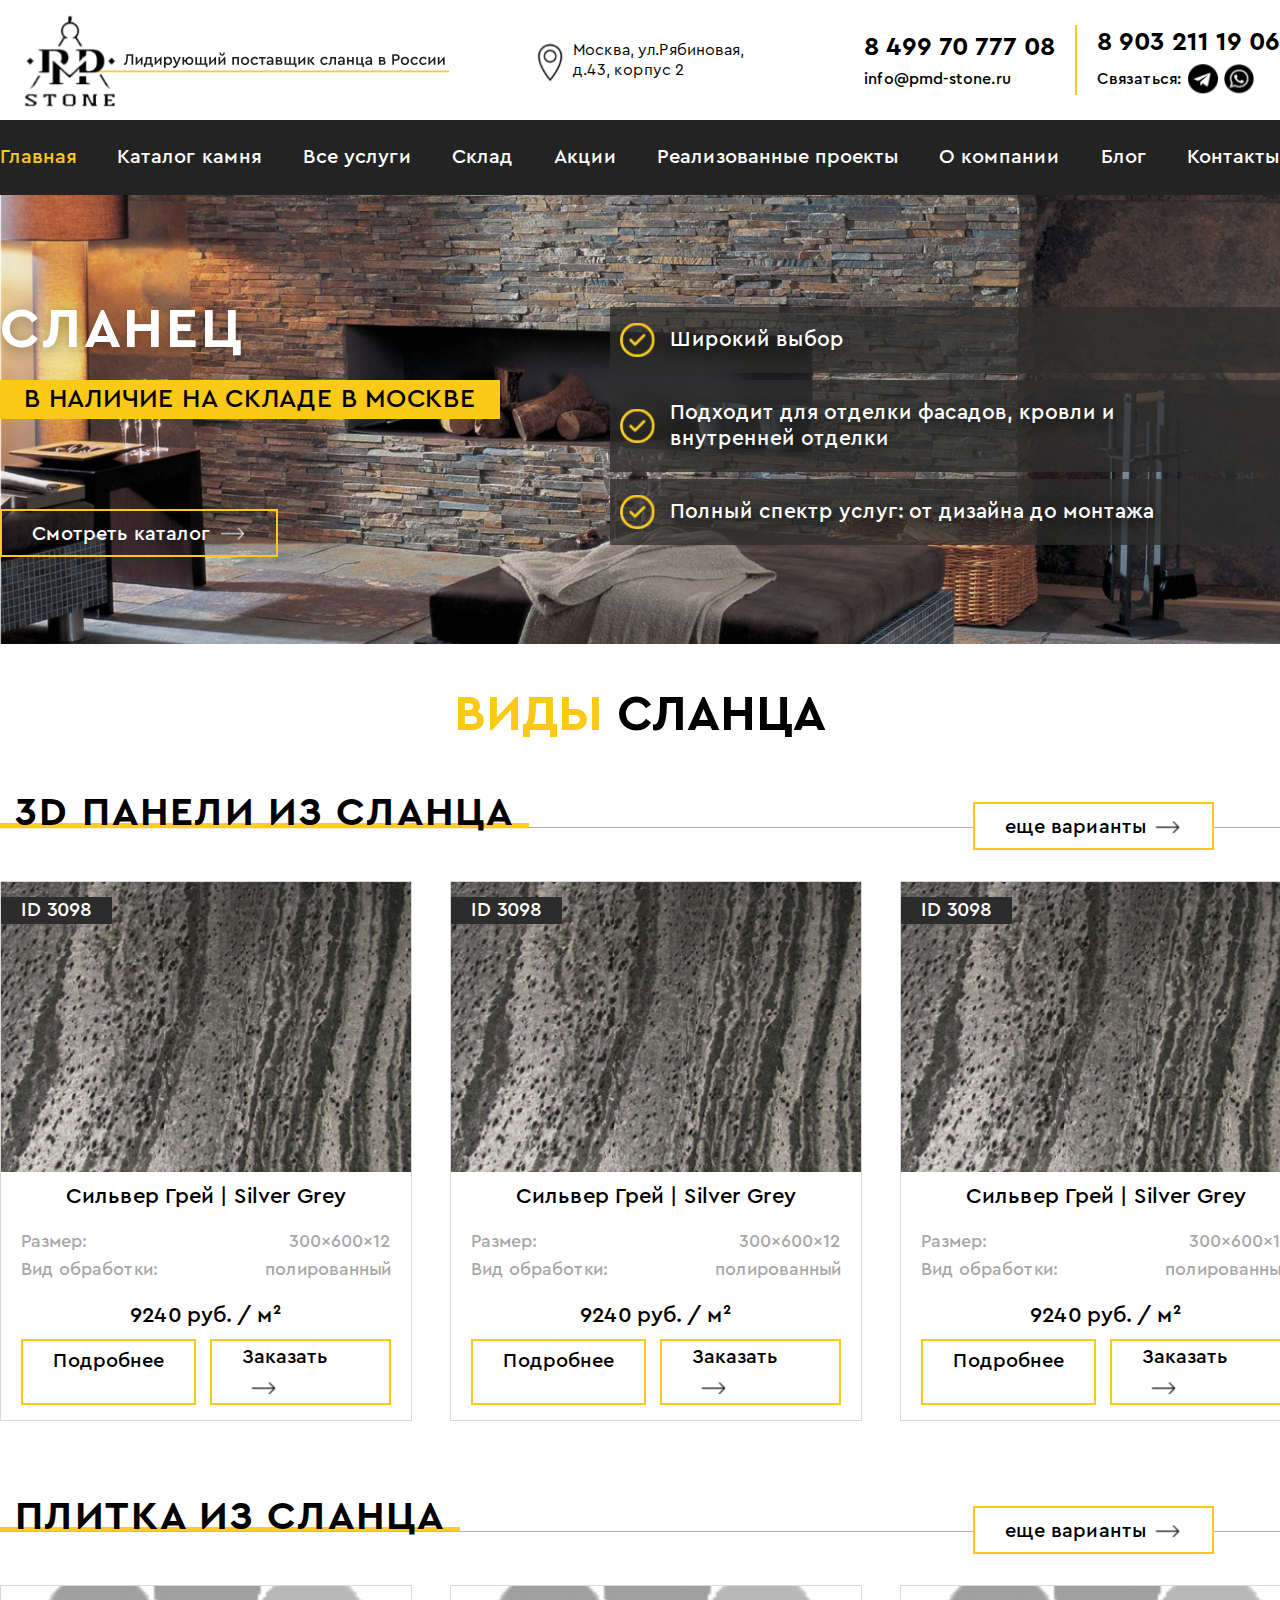
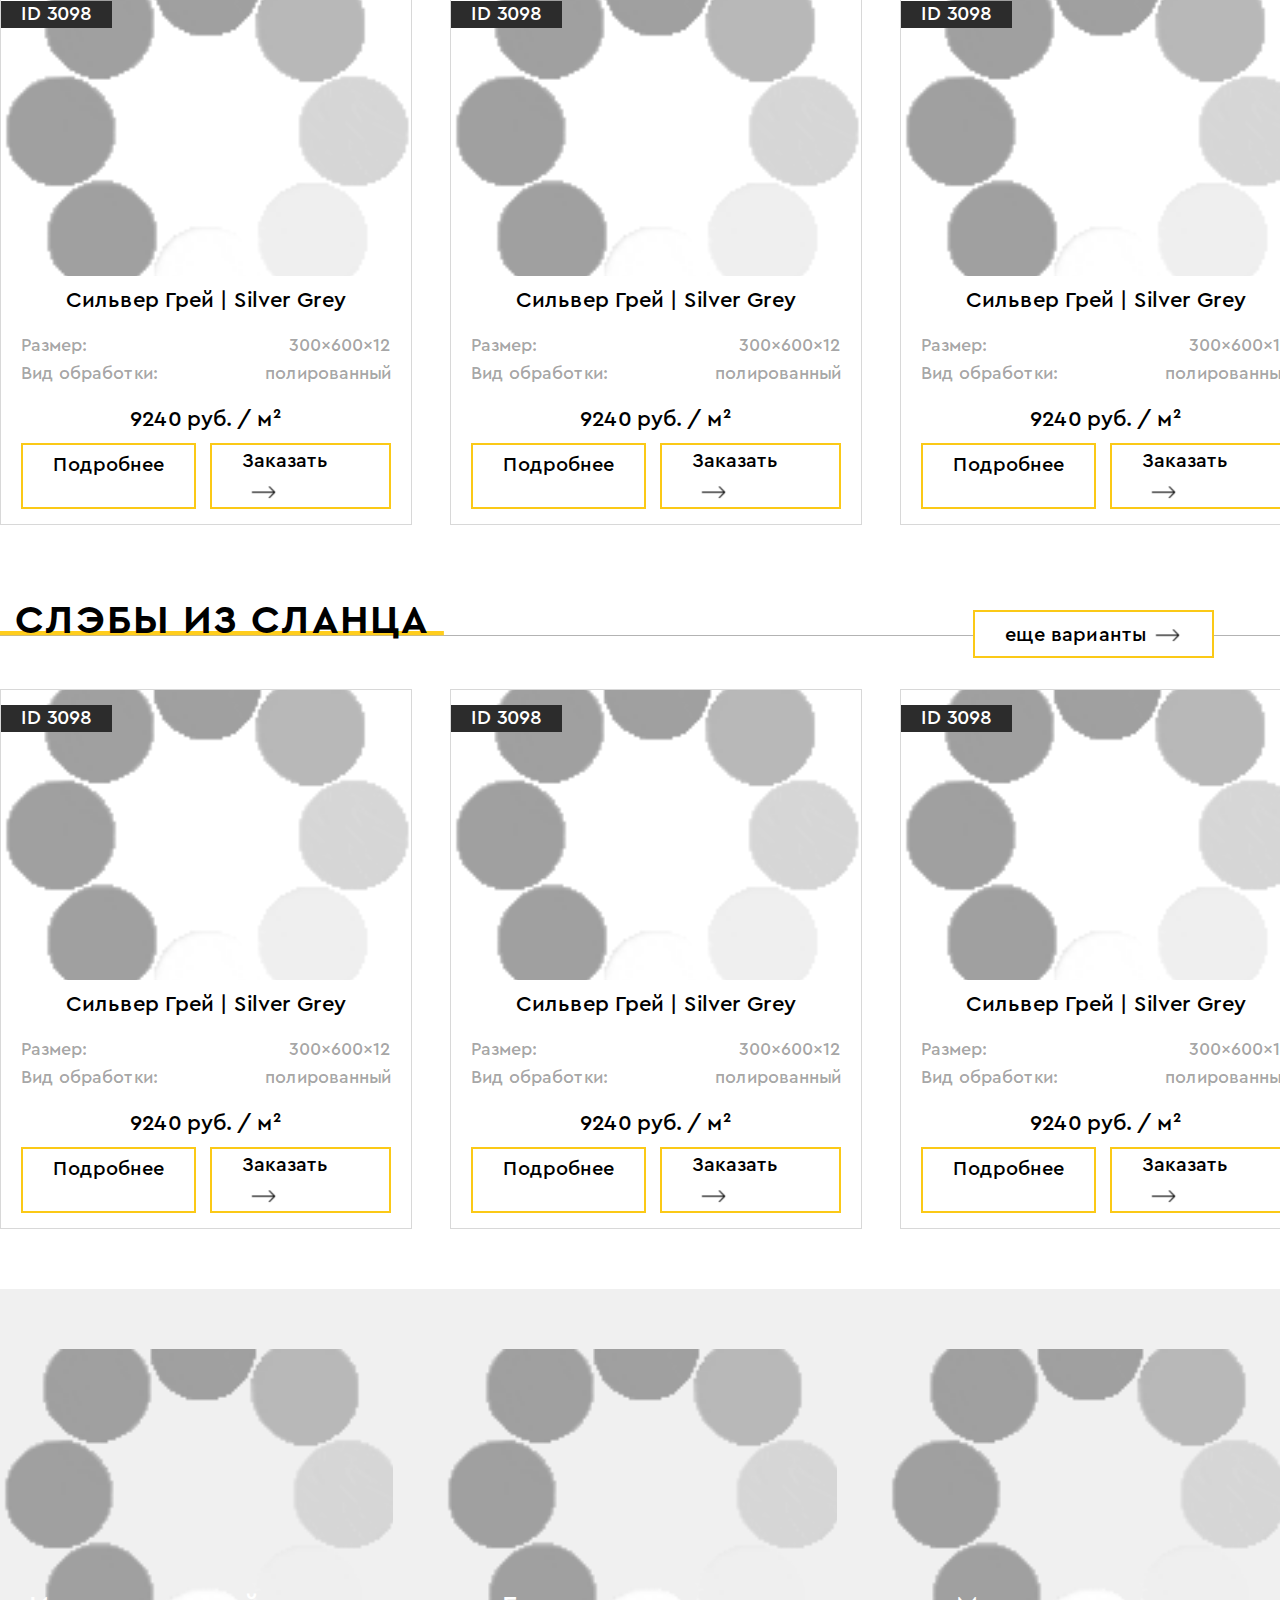
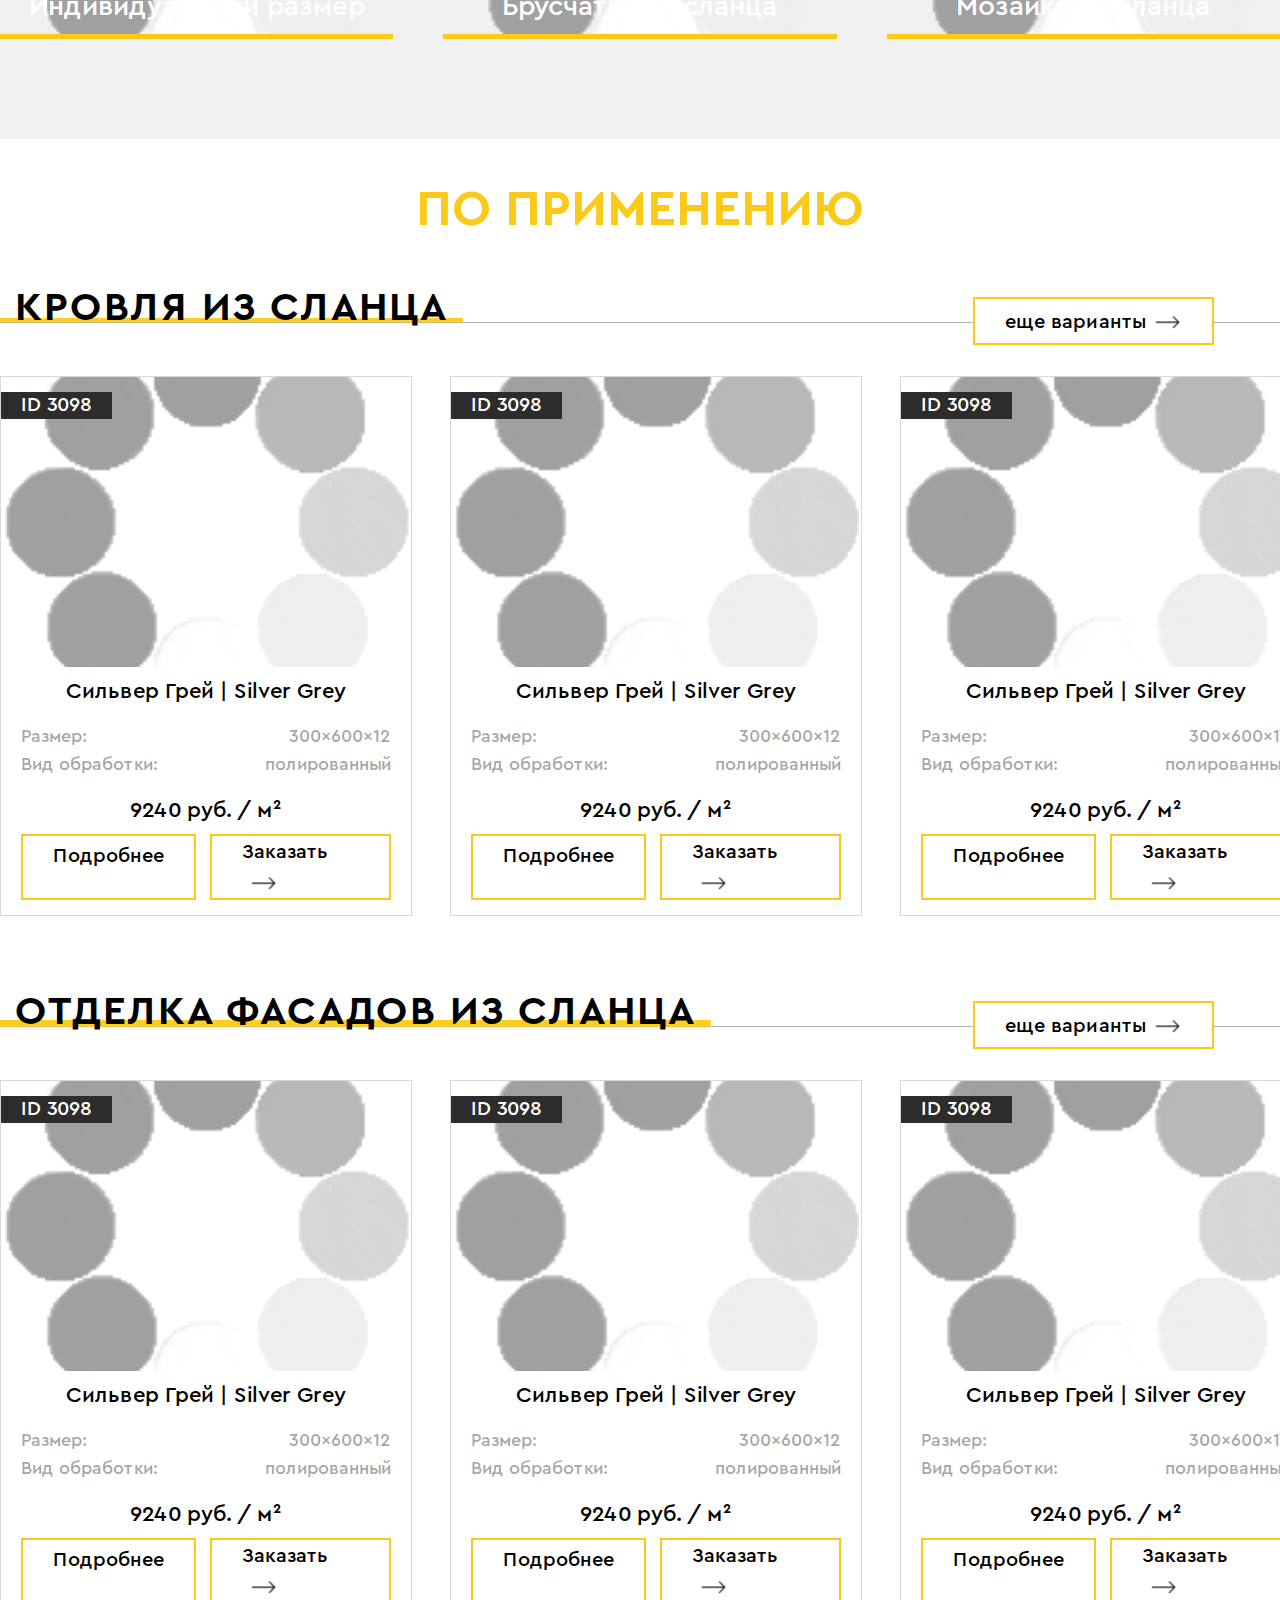
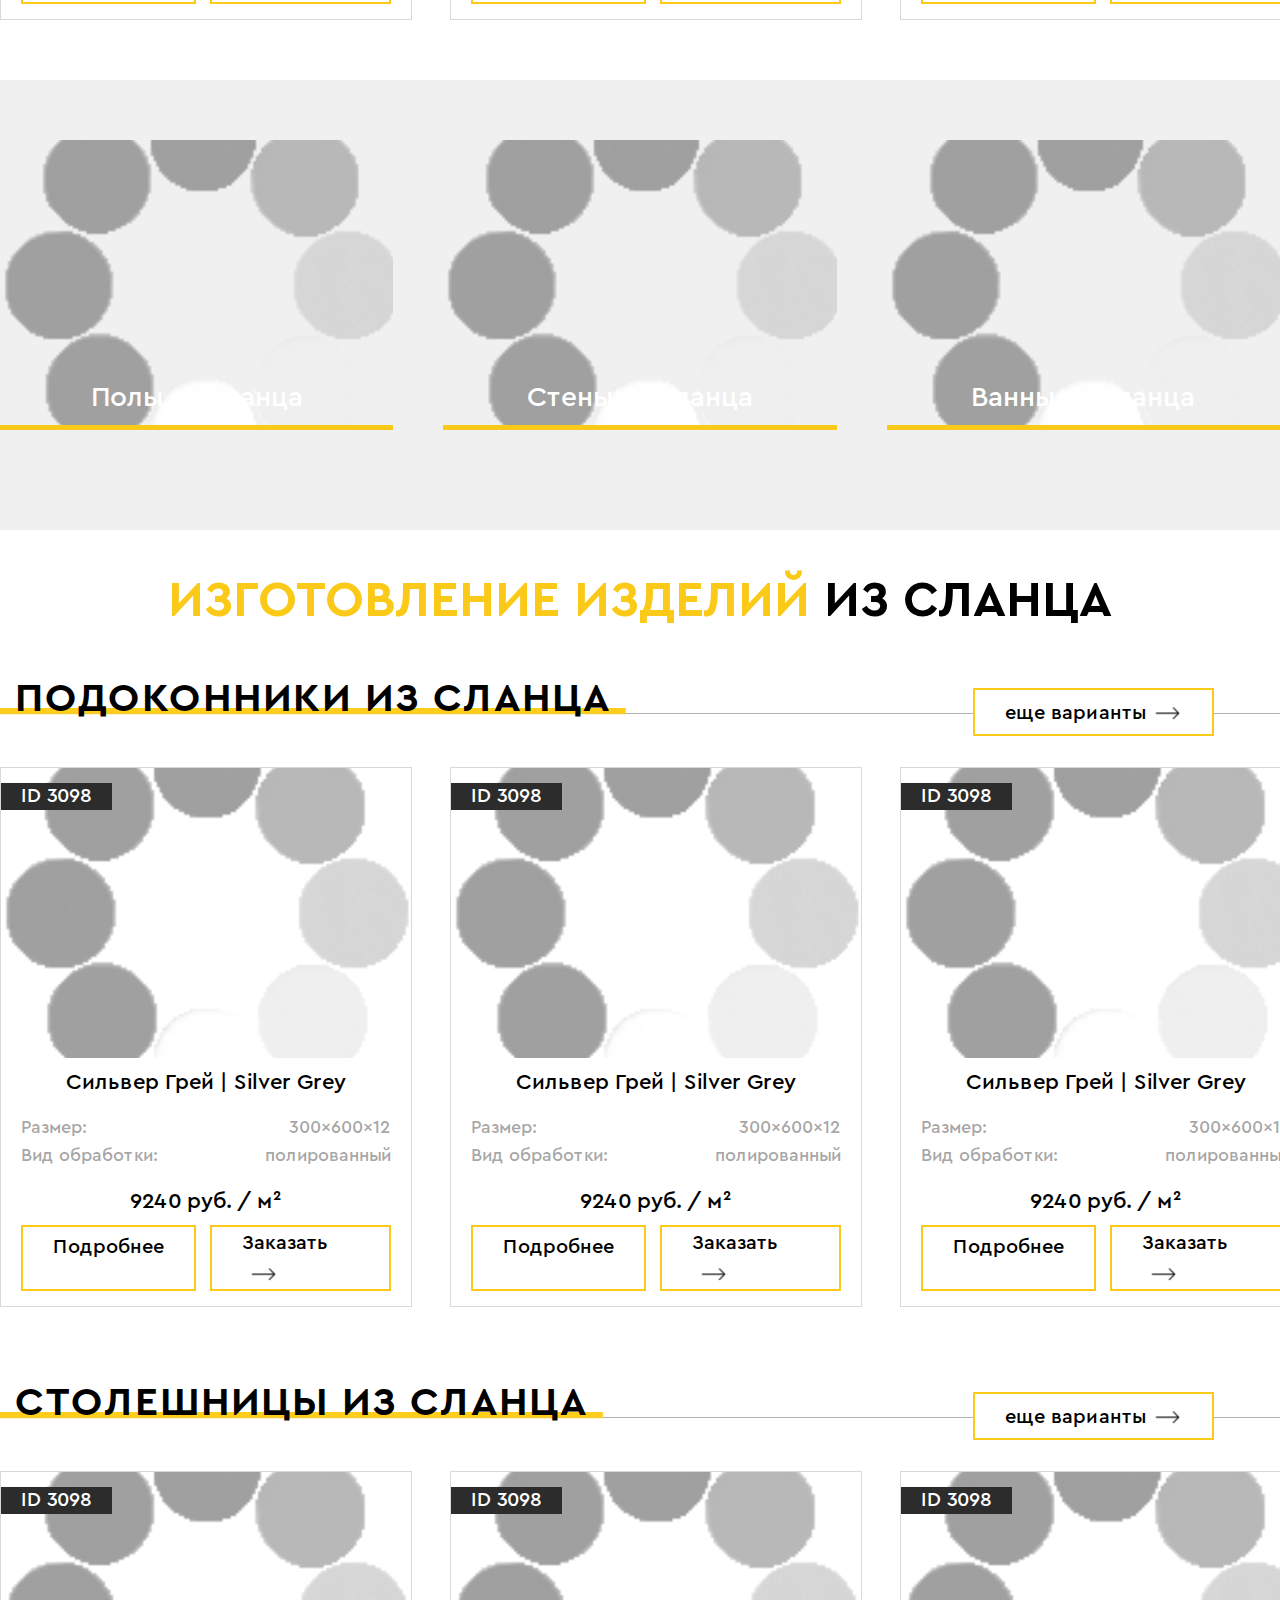
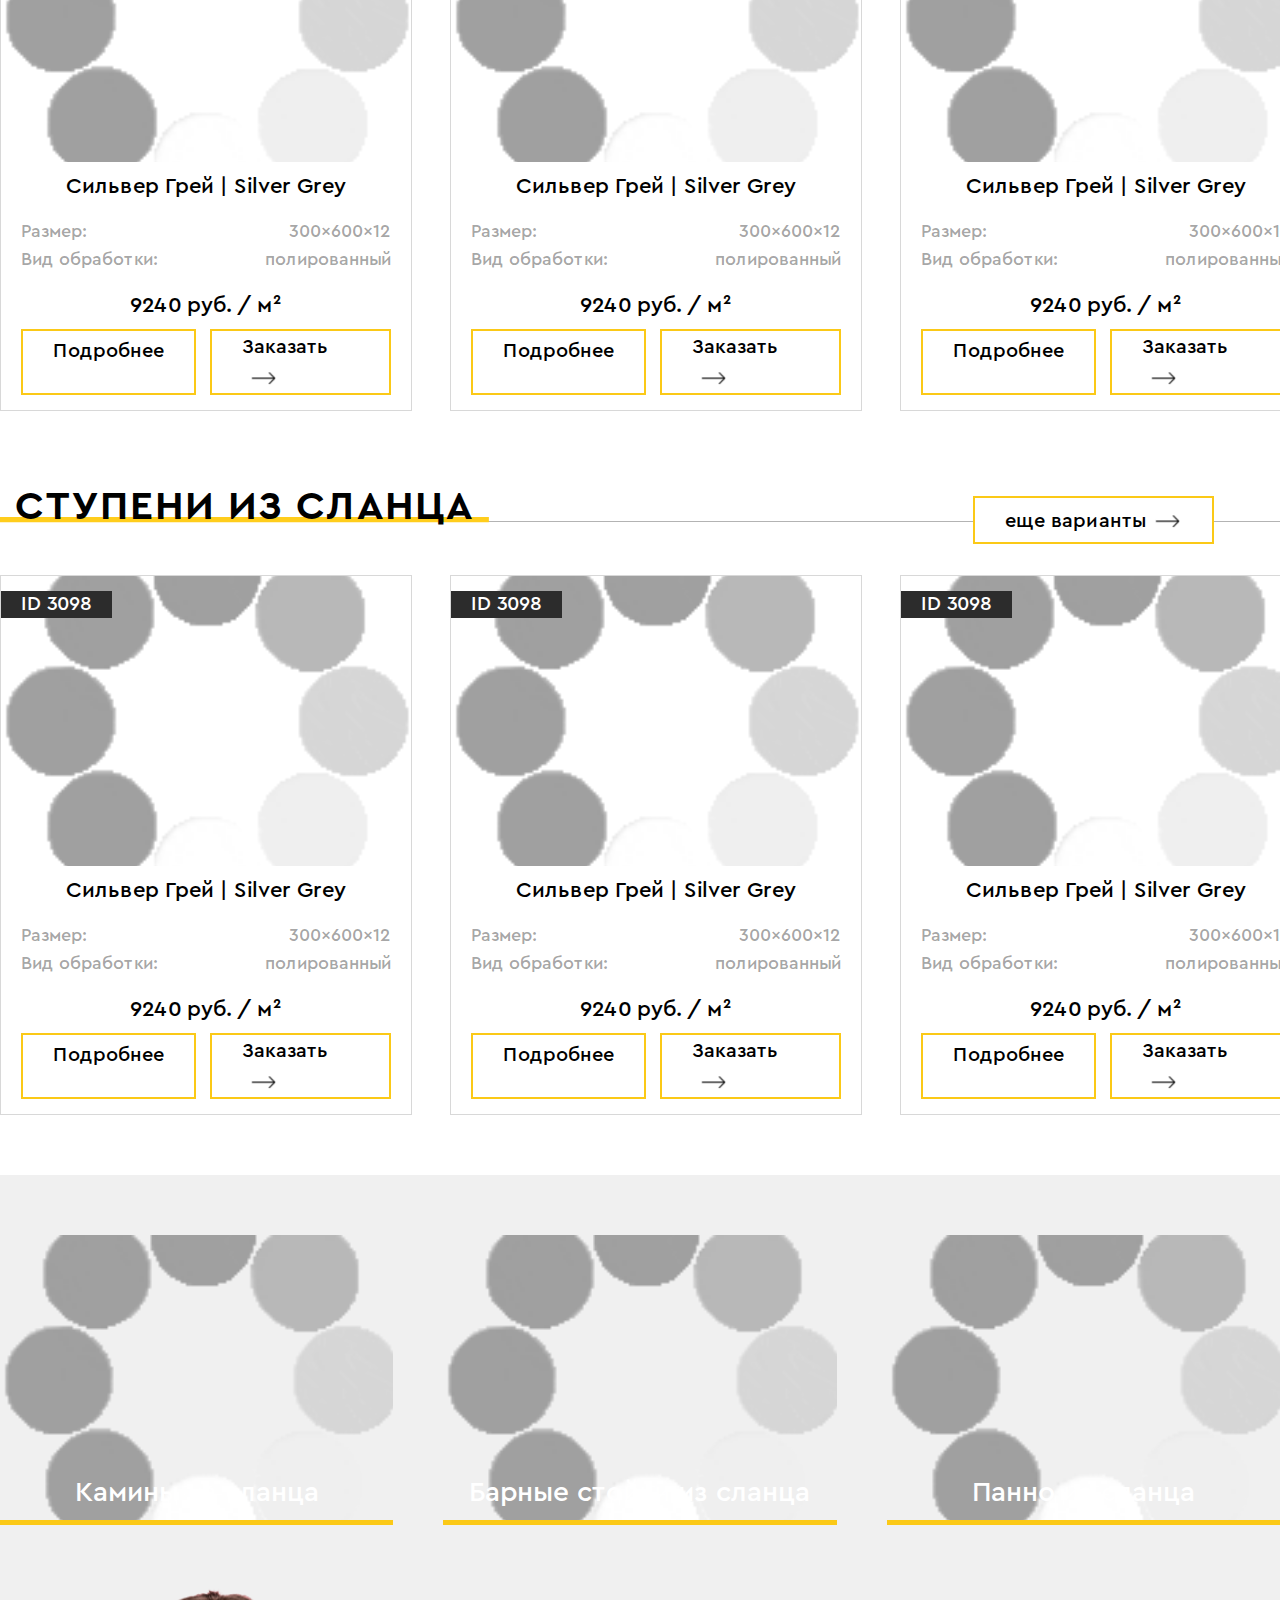
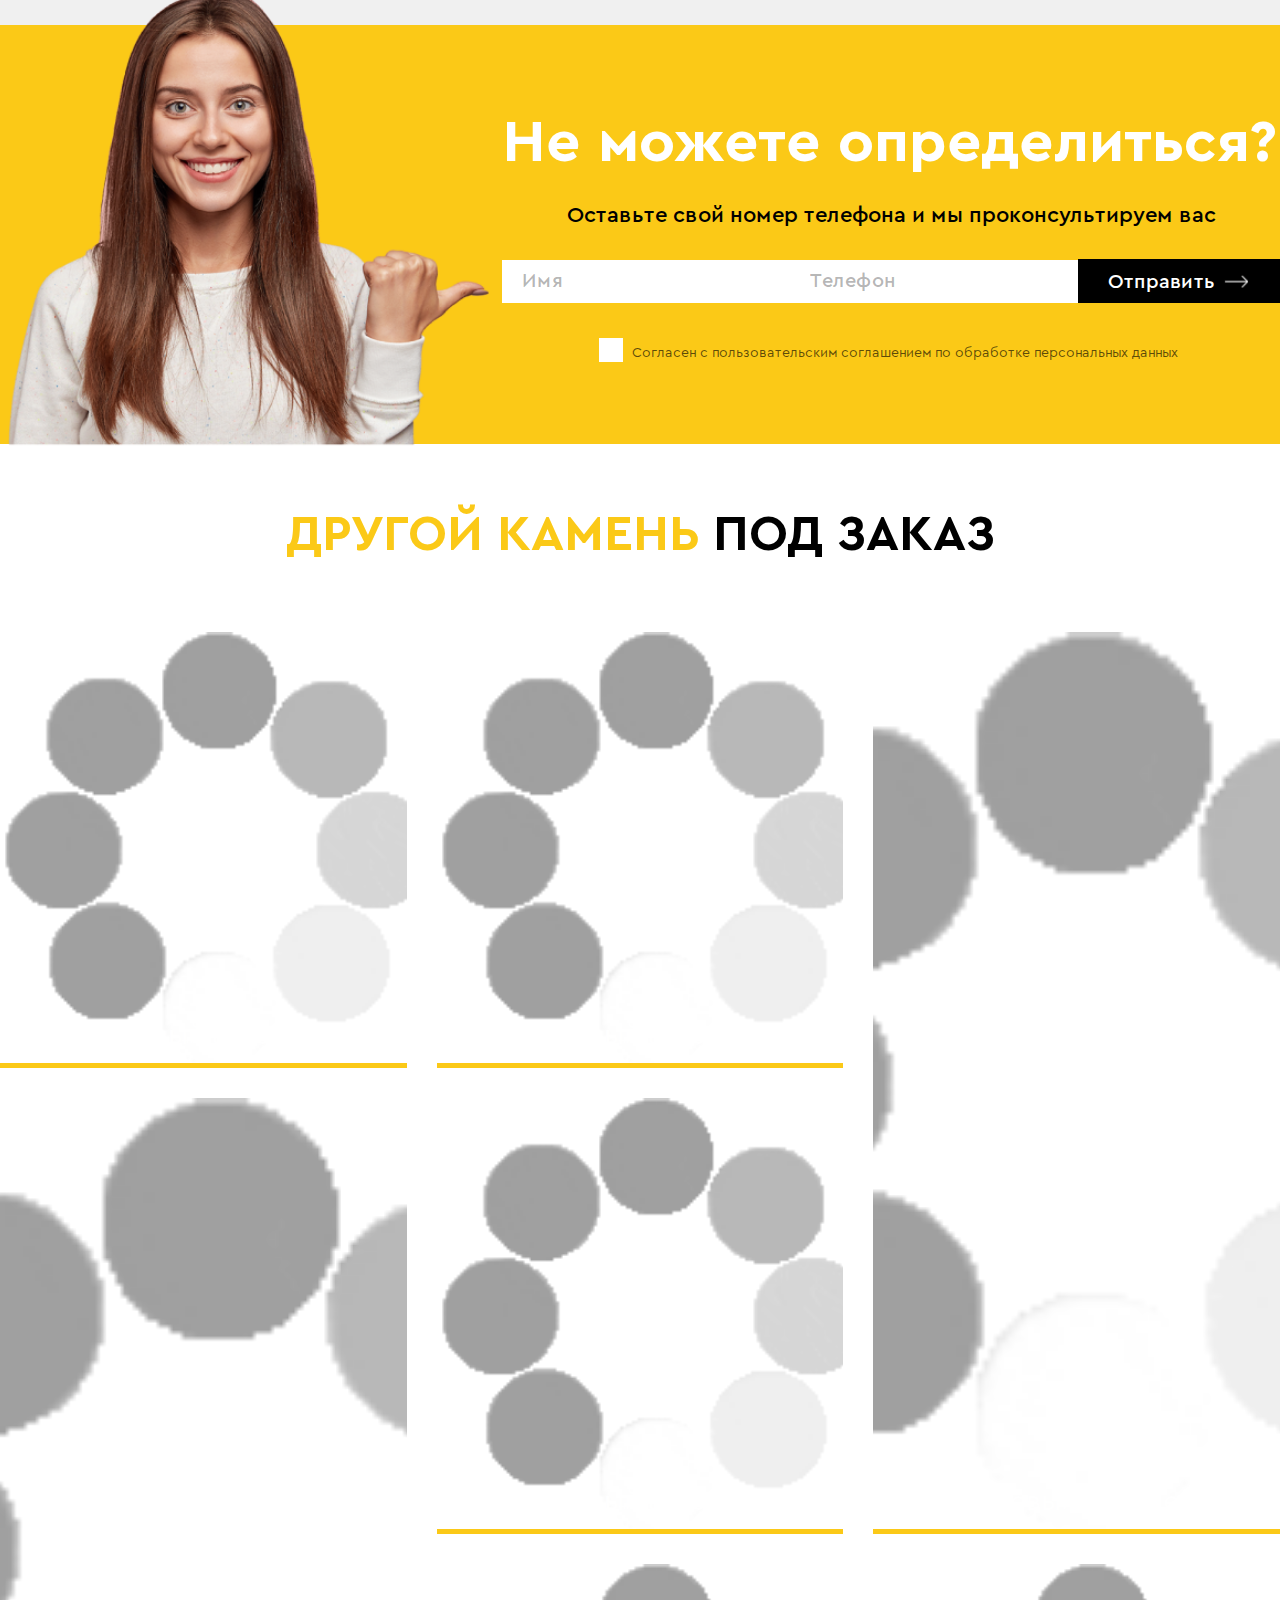
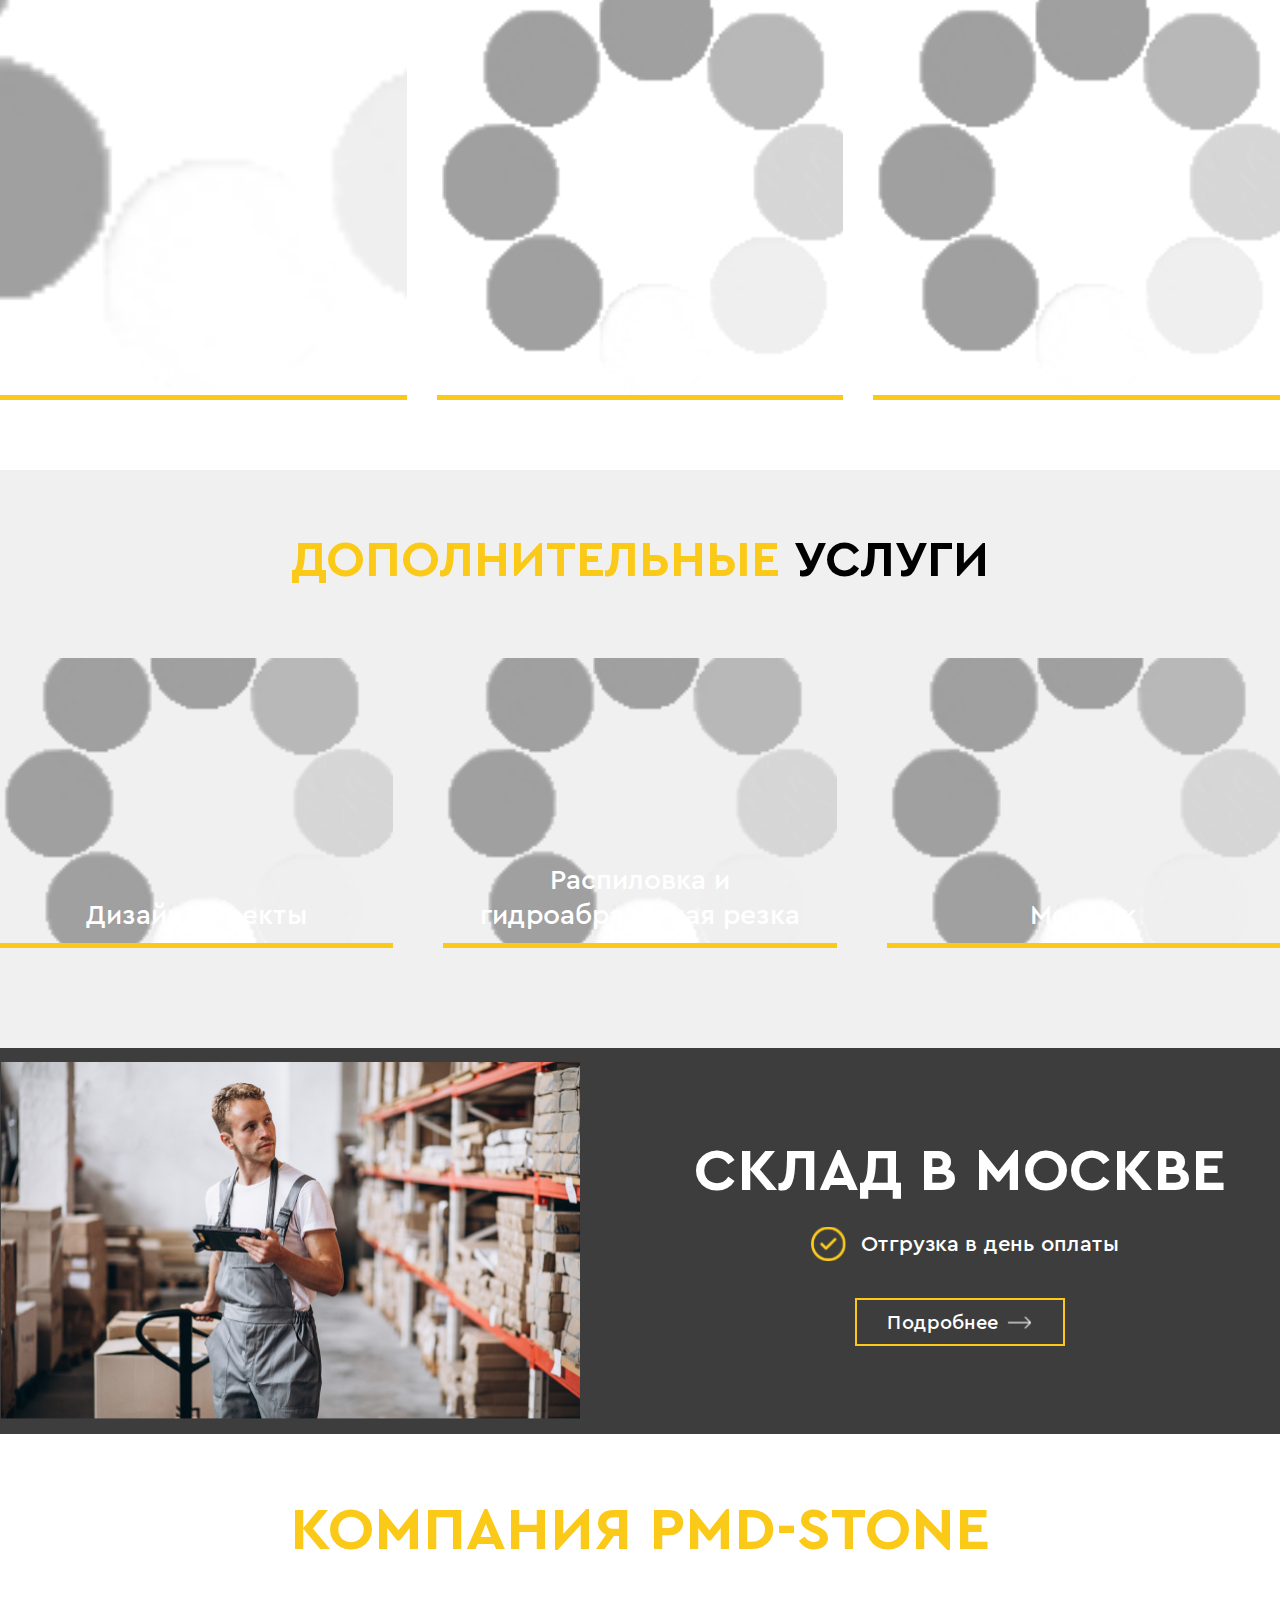
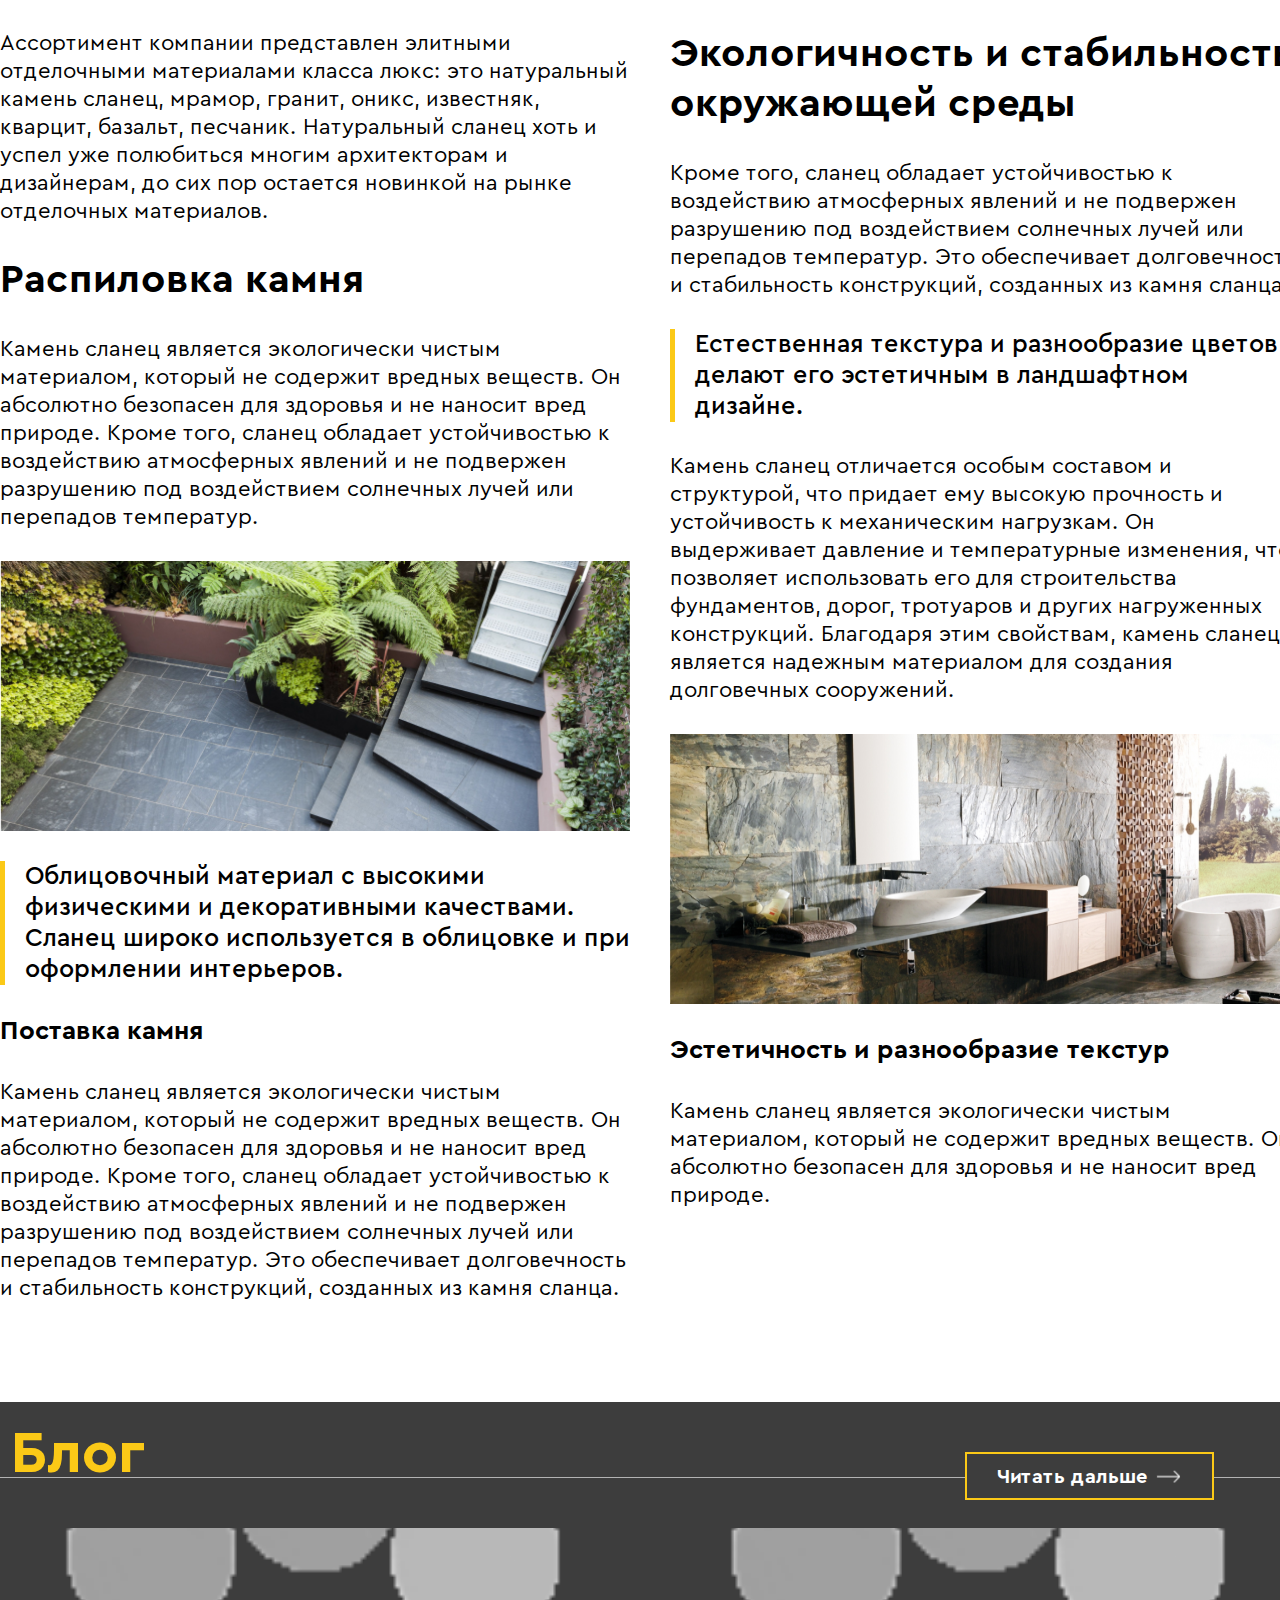
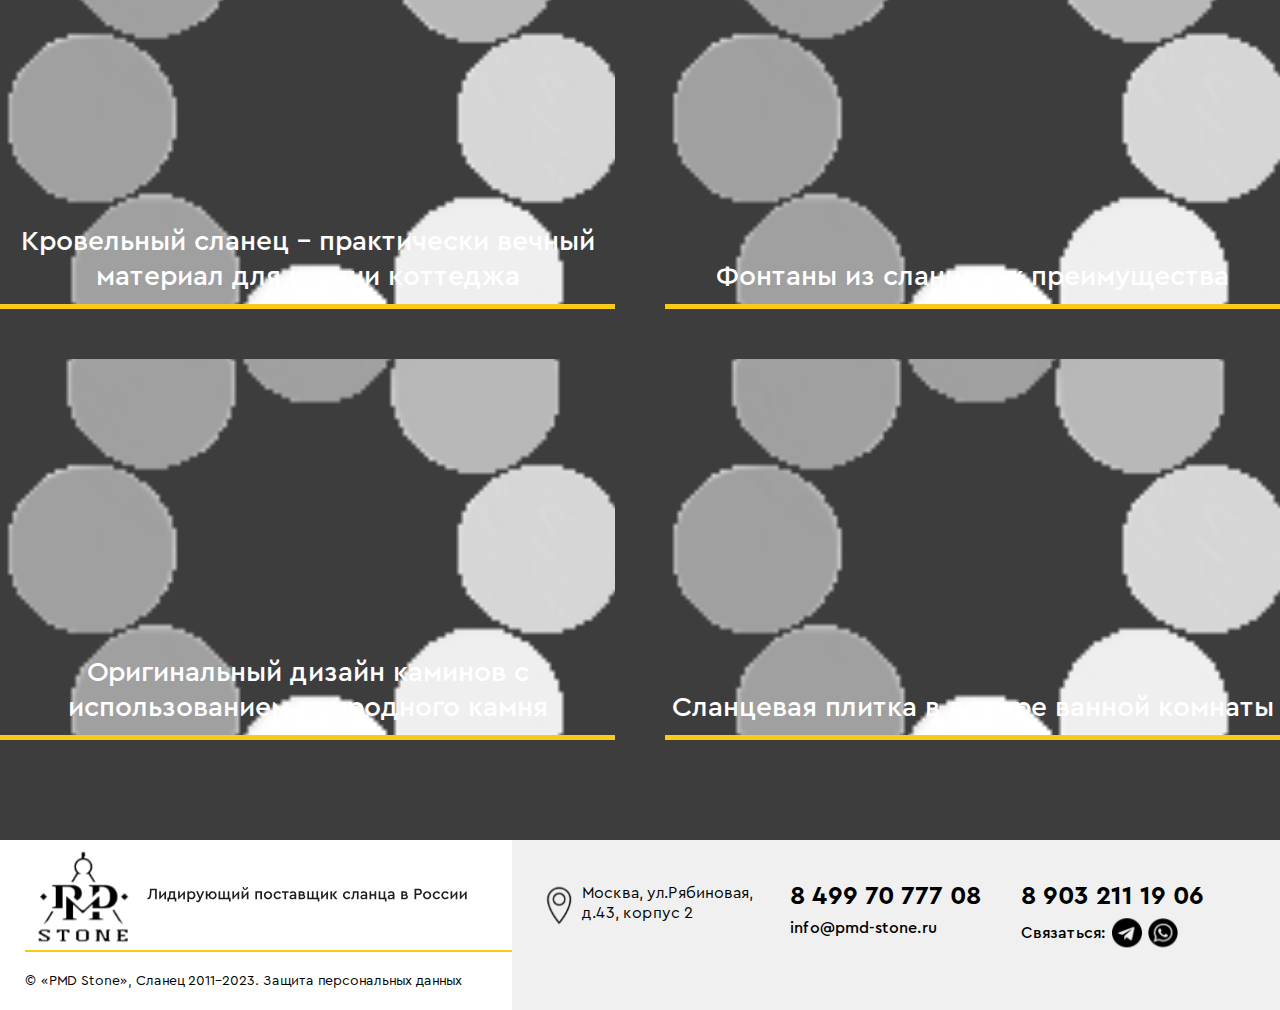
<file: index.html>
<html lang="en">

<head>
  <meta charset="UTF-8" />
  <meta http-equiv="X-UA-Compatible" content="IE=edge" />
  <meta name="viewport" content="width=device-width, initial-scale=1.0" />
  <link rel="stylesheet" href="fonts/stylesheet.css" />
  <link rel="stylesheet" href="styles/select.css">
  <link rel="stylesheet" href="styles/mainStyle.css" />
  <title>Главная</title>
</head>

<body>
  <div class="body-wrapper">
    <header class="header">
      <div class="header-wrapper-description">
        <div class="container">
          <div class="header__description">
            <div class="header__logo">
              <a href="#"><img src="img/icons/logo.svg" alt="" /></a>
            </div>
            <div class="header__location location" data-da="header-menu-mobile, 3, 994">
              <p>Москва, ул.Рябиновая, д.43, корпус 2</p>
            </div>
            <div class="header__numbers numbers" data-da="header-menu-mobile, 2, 994">
              <div class="header__number header__number_1 numbers__number_1">
                <a href="tel:84997077708">8 499 70 777 08</a>
                <a href="mailto:info@pmd-stone.ru">info@pmd-stone.ru</a>
              </div>
              <div class="header__line numbers"></div>
              <div class="header__number header__number_2 numbers__number_2">
                <a href="tel:89032111906">8 903 211 19 06</a>
                <div>
                  <p>Связаться:</p>
                  <div>
                    <a class="header-media-img-wrapper media-img-wrapper" href="#">
                      <img class="header-media-img media-img" src="img/icons/telegram.svg" alt="" />
                      <img class="header-media-img-hover media-img-hover" src="img/icons/telegram-hover.svg" alt="" />
                    </a>
                  </div>
                  <div>
                    <a class="header-media-img-wrapper media-img-wrapper" href="#">
                      <img class="header-media-img media-img" src="img/icons/whatsapp.svg" alt="" />
                      <img class="header-media-img-hover media-img-hover" src="img/icons/whatsapp-hover.svg" alt="" />
                    </a>
                  </div>
                </div>
              </div>
            </div>
            <div class="header__burger">
              <span></span>
            </div>
            <div class="header-menu-mobile"></div>
          </div>
        </div>
      </div>
      <div class="header-wrapper-menu" data-da="header-menu-mobile, 1, 994">
        <div class="container">
          <nav class="header__menu">
            <a href="index.html" style="color: #fbc917" class="header__menu-link">Главная</a>
            <a href="сatalog.html" class="header__menu-link">Каталог камня</a>
            <a href="#" class="header__menu-link">Все услуги</a>
            <a href="storage.html" class="header__menu-link">Склад</a>
            <a href="stocks.html" class="header__menu-link">Акции</a>
            <a href="projects.html" class="header__menu-link">Реализованные проекты</a>
            <a href="about.html" class="header__menu-link">О компании</a>
            <a href="#" class="header__menu-link">Блог</a>
            <a href="contacts.html" class="header__menu-link">Контакты</a>
          </nav>
        </div>
      </div>
    </header>
    <section class="main-screen">
      <div class="container">
        <div class="main-screen__body">
          <div class="main-screen__text">
            <p class="main-screen__title">Сланец</p>
            <div class="main-screen__sub-title">
              <p>В наличие на складе в Москве</p>
            </div>
            <div class="main-screen__links">
              <a href="#" class="main-screen__link">Смотреть каталог</a>
            </div>
          </div>
          <ul class="main-screen__items">
            <li class="main-screen__item">Широкий выбор</li>
            <li class="main-screen__item">
              Подходит для отделки фасадов, кровли и внутренней отделки
            </li>
            <li class="main-screen__item">
              Полный спектр услуг: от дизайна до монтажа
            </li>
          </ul>
        </div>
      </div>
    </section>
    <section class="products">
      <div class="container">
        <div class="products__body">
          <p class="products__title"><span>Виды </span><span>сланца</span></p>
          <div class="products__wrapper">
            <div class="products__description">
              <p>3D панели из сланца</p>
              <a href="#">еще варианты</a>
            </div>
            <div class="products__products">
              <div class="products__product">
                <a href="card.html" class="products__product-wrapper">
                  <div class="products__product-img">
                    <span>ID 3098</span>
                    <img src="img/loading.gif" class="lazy-load" data-src="img/product.png" alt="" />
                  </div>
                  <p class="products__product-title">
                    Сильвер Грей | Silver Grey
                  </p>
                  <div class="products__product-table">
                    <p>Размер:</p>
                    <p>300x600x12</p>
                    <p>Вид обработки:</p>
                    <p>полированный</p>
                  </div>
                  <p class="products__product-price">9240 руб. / м²</p>
                  <div class="products__product-btns">
                    <a href="#">Подробнее</a>
                    <a href="#">Заказать</a>
                  </div>
                </a>
              </div>
              <div class="products__product">
                <a href="card.html" class="products__product-wrapper">
                  <div class="products__product-img">
                    <span>ID 3098</span>
                    <img src="img/loading.gif" class="lazy-load" data-src="img/product.png" alt="" />
                  </div>
                  <p class="products__product-title">
                    Сильвер Грей | Silver Grey
                  </p>
                  <div class="products__product-table">
                    <p>Размер:</p>
                    <p>300x600x12</p>
                    <p>Вид обработки:</p>
                    <p>полированный</p>
                  </div>
                  <p class="products__product-price">9240 руб. / м²</p>
                  <div class="products__product-btns">
                    <a href="#">Подробнее</a>
                    <a href="#">Заказать</a>
                  </div>
                </a>
              </div>
              <div class="products__product">
                <a href="card.html" class="products__product-wrapper">
                  <div class="products__product-img">
                    <span>ID 3098</span>
                    <img src="img/loading.gif" class="lazy-load" data-src="img/product.png" alt="" />
                  </div>
                  <p class="products__product-title">
                    Сильвер Грей | Silver Grey
                  </p>
                  <div class="products__product-table">
                    <p>Размер:</p>
                    <p>300x600x12</p>
                    <p>Вид обработки:</p>
                    <p>полированный</p>
                  </div>
                  <p class="products__product-price">9240 руб. / м²</p>
                  <div class="products__product-btns">
                    <a href="#">Подробнее</a>
                    <a href="#">Заказать</a>
                  </div>
                </a>
              </div>
            </div>
          </div>
          <div class="products__wrapper">
            <div class="products__description">
              <p>Плитка из сланца</p>
              <a href="#">еще варианты</a>
            </div>
            <div class="products__products">
              <div class="products__product">
                <a href="card.html" class="products__product-wrapper">
                  <div class="products__product-img">
                    <span>ID 3098</span>
                    <img src="img/loading.gif" class="lazy-load" data-src="img/product.png" alt="" />
                  </div>
                  <p class="products__product-title">
                    Сильвер Грей | Silver Grey
                  </p>
                  <div class="products__product-table">
                    <p>Размер:</p>
                    <p>300x600x12</p>
                    <p>Вид обработки:</p>
                    <p>полированный</p>
                  </div>
                  <p class="products__product-price">9240 руб. / м²</p>
                  <div class="products__product-btns">
                    <a href="#">Подробнее</a>
                    <a href="#">Заказать</a>
                  </div>
                </a>
              </div>
              <div class="products__product">
                <a href="card.html" class="products__product-wrapper">
                  <div class="products__product-img">
                    <span>ID 3098</span>
                    <img src="img/loading.gif" class="lazy-load" data-src="img/product.png" alt="" />
                  </div>
                  <p class="products__product-title">
                    Сильвер Грей | Silver Grey
                  </p>
                  <div class="products__product-table">
                    <p>Размер:</p>
                    <p>300x600x12</p>
                    <p>Вид обработки:</p>
                    <p>полированный</p>
                  </div>
                  <p class="products__product-price">9240 руб. / м²</p>
                  <div class="products__product-btns">
                    <a href="#">Подробнее</a>
                    <a href="#">Заказать</a>
                  </div>
                </a>
              </div>
              <div class="products__product">
                <a href="card.html" class="products__product-wrapper">
                  <div class="products__product-img">
                    <span>ID 3098</span>
                    <img src="img/loading.gif" class="lazy-load" data-src="img/product.png" alt="" />
                  </div>
                  <p class="products__product-title">
                    Сильвер Грей | Silver Grey
                  </p>
                  <div class="products__product-table">
                    <p>Размер:</p>
                    <p>300x600x12</p>
                    <p>Вид обработки:</p>
                    <p>полированный</p>
                  </div>
                  <p class="products__product-price">9240 руб. / м²</p>
                  <div class="products__product-btns">
                    <a href="#">Подробнее</a>
                    <a href="#">Заказать</a>
                  </div>
                </a>
              </div>
            </div>
          </div>
          <div class="products__wrapper">
            <div class="products__description">
              <p>Слэбы из сланца</p>
              <a href="#">еще варианты</a>
            </div>
            <div class="products__products">
              <div class="products__product">
                <a href="card.html" class="products__product-wrapper">
                  <div class="products__product-img">
                    <span>ID 3098</span>
                    <img src="img/loading.gif" class="lazy-load" data-src="img/product.png" alt="" />
                  </div>
                  <p class="products__product-title">
                    Сильвер Грей | Silver Grey
                  </p>
                  <div class="products__product-table">
                    <p>Размер:</p>
                    <p>300x600x12</p>
                    <p>Вид обработки:</p>
                    <p>полированный</p>
                  </div>
                  <p class="products__product-price">9240 руб. / м²</p>
                  <div class="products__product-btns">
                    <a href="#">Подробнее</a>
                    <a href="#">Заказать</a>
                  </div>
                </a>
              </div>
              <div class="products__product">
                <a href="card.html" class="products__product-wrapper">
                  <div class="products__product-img">
                    <span>ID 3098</span>
                    <img src="img/loading.gif" class="lazy-load" data-src="img/product.png" alt="" />
                  </div>
                  <p class="products__product-title">
                    Сильвер Грей | Silver Grey
                  </p>
                  <div class="products__product-table">
                    <p>Размер:</p>
                    <p>300x600x12</p>
                    <p>Вид обработки:</p>
                    <p>полированный</p>
                  </div>
                  <p class="products__product-price">9240 руб. / м²</p>
                  <div class="products__product-btns">
                    <a href="#">Подробнее</a>
                    <a href="#">Заказать</a>
                  </div>
                </a>
              </div>
              <div class="products__product">
                <a href="card.html" class="products__product-wrapper">
                  <div class="products__product-img">
                    <span>ID 3098</span>
                    <img src="img/loading.gif" class="lazy-load" data-src="img/product.png" alt="" />
                  </div>
                  <p class="products__product-title">
                    Сильвер Грей | Silver Grey
                  </p>
                  <div class="products__product-table">
                    <p>Размер:</p>
                    <p>300x600x12</p>
                    <p>Вид обработки:</p>
                    <p>полированный</p>
                  </div>
                  <p class="products__product-price">9240 руб. / м²</p>
                  <div class="products__product-btns">
                    <a href="#">Подробнее</a>
                    <a href="#">Заказать</a>
                  </div>
                </a>
              </div>
            </div>
          </div>
        </div>
      </div>
    </section>
    <section class="banner">
      <div class="container">
        <div class="banner__body">
          <div class="banner__items">
            <div class="banner__item anim-block__item">
              <div class="banner__item-img anim-block__item-img">
                <img src="img/loading.gif" class="lazy-load" data-src="img/banner.png" alt="" />
                <p class="banner__item-text-prew anim-block__item-text-prew">Индивидуальный размер</p>
              </div>
              <div class="banner__item-text anim-block__item-text">
                <p>Индивидуальный размер</p>
                <a href="#">Подробнее</a>
              </div>
            </div>
            <div class="banner__item anim-block__item">
              <div class="banner__item-img anim-block__item-img">
                <img src="img/loading.gif" class="lazy-load" data-src="img/banner.png" alt="" />
                <p class="banner__item-text-prew anim-block__item-text-prew">Брусчатка из сланца</p>
              </div>
              <div class="banner__item-text anim-block__item-text">
                <p>Брусчатка из сланца</p>
                <a href="#">Подробнее</a>
              </div>
            </div>
            <div class="banner__item anim-block__item">
              <div class="banner__item-img anim-block__item-img">
                <img src="img/loading.gif" class="lazy-load" data-src="img/banner.png" alt="" />
                <p class="banner__item-text-prew anim-block__item-text-prew">Мозаика из сланца</p>
              </div>
              <div class="banner__item-text anim-block__item-text">
                <p>Мозаика из сланца</p>
                <a href="#">Подробнее</a>
              </div>
            </div>
          </div>
        </div>
      </div>
    </section>
    <section class="products">
      <div class="container">
        <p class="products__title">
          <span>По применению</span>
        </p>
        <div class="products__wrapper">
          <div class="products__description">
            <p>Кровля из сланца</p>
            <a href="#">еще варианты</a>
          </div>
          <div class="products__products">
            <div class="products__product">
              <a href="card.html" class="products__product-wrapper">
                <div class="products__product-img">
                  <span>ID 3098</span>
                  <img src="img/loading.gif" class="lazy-load" data-src="img/product.png" alt="" />
                </div>
                <p class="products__product-title">
                  Сильвер Грей | Silver Grey
                </p>
                <div class="products__product-table">
                  <p>Размер:</p>
                  <p>300x600x12</p>
                  <p>Вид обработки:</p>
                  <p>полированный</p>
                </div>
                <p class="products__product-price">9240 руб. / м²</p>
                <div class="products__product-btns">
                  <a href="#">Подробнее</a>
                  <a href="#">Заказать</a>
                </div>
              </a>
            </div>
            <div class="products__product">
              <a href="card.html" class="products__product-wrapper">
                <div class="products__product-img">
                  <span>ID 3098</span>
                  <img src="img/loading.gif" class="lazy-load" data-src="img/product.png" alt="" />
                </div>
                <p class="products__product-title">
                  Сильвер Грей | Silver Grey
                </p>
                <div class="products__product-table">
                  <p>Размер:</p>
                  <p>300x600x12</p>
                  <p>Вид обработки:</p>
                  <p>полированный</p>
                </div>
                <p class="products__product-price">9240 руб. / м²</p>
                <div class="products__product-btns">
                  <a href="#">Подробнее</a>
                  <a href="#">Заказать</a>
                </div>
              </a>
            </div>
            <div class="products__product">
              <a href="card.html" class="products__product-wrapper">
                <div class="products__product-img">
                  <span>ID 3098</span>
                  <img src="img/loading.gif" class="lazy-load" data-src="img/product.png" alt="" />
                </div>
                <p class="products__product-title">
                  Сильвер Грей | Silver Grey
                </p>
                <div class="products__product-table">
                  <p>Размер:</p>
                  <p>300x600x12</p>
                  <p>Вид обработки:</p>
                  <p>полированный</p>
                </div>
                <p class="products__product-price">9240 руб. / м²</p>
                <div class="products__product-btns">
                  <a href="#">Подробнее</a>
                  <a href="#">Заказать</a>
                </div>
              </a>
            </div>
          </div>
        </div>
        <div class="products__wrapper">
          <div class="products__description">
            <p>Отделка фасадов из сланца</p>
            <a href="#">еще варианты</a>
          </div>
          <div class="products__products">
            <div class="products__product">
              <a href="card.html" class="products__product-wrapper">
                <div class="products__product-img">
                  <span>ID 3098</span>
                  <img src="img/loading.gif" class="lazy-load" data-src="img/product.png" alt="" />
                </div>
                <p class="products__product-title">
                  Сильвер Грей | Silver Grey
                </p>
                <div class="products__product-table">
                  <p>Размер:</p>
                  <p>300x600x12</p>
                  <p>Вид обработки:</p>
                  <p>полированный</p>
                </div>
                <p class="products__product-price">9240 руб. / м²</p>
                <div class="products__product-btns">
                  <a href="#">Подробнее</a>
                  <a href="#">Заказать</a>
                </div>
              </a>
            </div>
            <div class="products__product">
              <a href="card.html" class="products__product-wrapper">
                <div class="products__product-img">
                  <span>ID 3098</span>
                  <img src="img/loading.gif" class="lazy-load" data-src="img/product.png" alt="" />
                </div>
                <p class="products__product-title">
                  Сильвер Грей | Silver Grey
                </p>
                <div class="products__product-table">
                  <p>Размер:</p>
                  <p>300x600x12</p>
                  <p>Вид обработки:</p>
                  <p>полированный</p>
                </div>
                <p class="products__product-price">9240 руб. / м²</p>
                <div class="products__product-btns">
                  <a href="#">Подробнее</a>
                  <a href="#">Заказать</a>
                </div>
              </a>
            </div>
            <div class="products__product">
              <a href="card.html" class="products__product-wrapper">
                <div class="products__product-img">
                  <span>ID 3098</span>
                  <img src="img/loading.gif" class="lazy-load" data-src="img/product.png" alt="" />
                </div>
                <p class="products__product-title">
                  Сильвер Грей | Silver Grey
                </p>
                <div class="products__product-table">
                  <p>Размер:</p>
                  <p>300x600x12</p>
                  <p>Вид обработки:</p>
                  <p>полированный</p>
                </div>
                <p class="products__product-price">9240 руб. / м²</p>
                <div class="products__product-btns">
                  <a href="#">Подробнее</a>
                  <a href="#">Заказать</a>
                </div>
              </a>
            </div>
          </div>
        </div>
      </div>
    </section>
    <section class="banner">
      <div class="container">
        <div class="banner__body">
          <div class="banner__items">
            <div class="banner__item anim-block__item">
              <div class="banner__item-img anim-block__item-img">
                <img src="img/loading.gif" class="lazy-load" data-src="img/banner.png" alt="" />
                <p class="banner__item-text-prew anim-block__item-text-prew">Полы из сланца</p>
              </div>
              <div class="banner__item-text anim-block__item-text">
                <p>Полы из сланца</p>
                <a href="#">Подробнее</a>
              </div>
            </div>
            <div class="banner__item anim-block__item">
              <div class="banner__item-img anim-block__item-img">
                <img src="img/loading.gif" class="lazy-load" data-src="img/banner.png" alt="" />
                <p class="banner__item-text-prew anim-block__item-text-prew">Стены из сланца</p>
              </div>
              <div class="banner__item-text anim-block__item-text">
                <p>Стены из сланца</p>
                <a href="#">Подробнее</a>
              </div>
            </div>
            <div class="banner__item anim-block__item">
              <div class="banner__item-img anim-block__item-img">
                <img src="img/loading.gif" class="lazy-load" data-src="img/banner.png" alt="" />
                <p class="banner__item-text-prew anim-block__item-text-prew">Ванны из сланца</p>
              </div>
              <div class="banner__item-text anim-block__item-text">
                <p>Ванны из сланца</p>
                <a href="#">Подробнее</a>
              </div>
            </div>
          </div>
        </div>
      </div>
    </section>
    <section class="products">
      <div class="container">
        <div class="products__body">
          <p class="products__title">
            <span>Изготовление изделий </span><span>из сланца</span>
          </p>
          <div class="products__wrapper">
            <div class="products__description">
              <p>Подоконники из сланца</p>
              <a href="#">еще варианты</a>
            </div>
            <div class="products__products">
              <div class="products__product">
                <a href="card.html" class="products__product-wrapper">
                  <div class="products__product-img">
                    <span>ID 3098</span>
                    <img src="img/loading.gif" class="lazy-load" data-src="img/product.png" alt="" />
                  </div>
                  <p class="products__product-title">
                    Сильвер Грей | Silver Grey
                  </p>
                  <div class="products__product-table">
                    <p>Размер:</p>
                    <p>300x600x12</p>
                    <p>Вид обработки:</p>
                    <p>полированный</p>
                  </div>
                  <p class="products__product-price">9240 руб. / м²</p>
                  <div class="products__product-btns">
                    <a href="#">Подробнее</a>
                    <a href="#">Заказать</a>
                  </div>
                </a>
              </div>
              <div class="products__product">
                <a href="card.html" class="products__product-wrapper">
                  <div class="products__product-img">
                    <span>ID 3098</span>
                    <img src="img/loading.gif" class="lazy-load" data-src="img/product.png" alt="" />
                  </div>
                  <p class="products__product-title">
                    Сильвер Грей | Silver Grey
                  </p>
                  <div class="products__product-table">
                    <p>Размер:</p>
                    <p>300x600x12</p>
                    <p>Вид обработки:</p>
                    <p>полированный</p>
                  </div>
                  <p class="products__product-price">9240 руб. / м²</p>
                  <div class="products__product-btns">
                    <a href="#">Подробнее</a>
                    <a href="#">Заказать</a>
                  </div>
                </a>
              </div>
              <div class="products__product">
                <a href="card.html" class="products__product-wrapper">
                  <div class="products__product-img">
                    <span>ID 3098</span>
                    <img src="img/loading.gif" class="lazy-load" data-src="img/product.png" alt="" />
                  </div>
                  <p class="products__product-title">
                    Сильвер Грей | Silver Grey
                  </p>
                  <div class="products__product-table">
                    <p>Размер:</p>
                    <p>300x600x12</p>
                    <p>Вид обработки:</p>
                    <p>полированный</p>
                  </div>
                  <p class="products__product-price">9240 руб. / м²</p>
                  <div class="products__product-btns">
                    <a href="#">Подробнее</a>
                    <a href="#">Заказать</a>
                  </div>
                </a>
              </div>
            </div>
          </div>
          <div class="products__wrapper">
            <div class="products__description">
              <p>Столешницы из сланца</p>
              <a href="#">еще варианты</a>
            </div>
            <div class="products__products">
              <div class="products__product">
                <a href="card.html" class="products__product-wrapper">
                  <div class="products__product-img">
                    <span>ID 3098</span>
                    <img src="img/loading.gif" class="lazy-load" data-src="img/product.png" alt="" />
                  </div>
                  <p class="products__product-title">
                    Сильвер Грей | Silver Grey
                  </p>
                  <div class="products__product-table">
                    <p>Размер:</p>
                    <p>300x600x12</p>
                    <p>Вид обработки:</p>
                    <p>полированный</p>
                  </div>
                  <p class="products__product-price">9240 руб. / м²</p>
                  <div class="products__product-btns">
                    <a href="#">Подробнее</a>
                    <a href="#">Заказать</a>
                  </div>
                </a>
              </div>
              <div class="products__product">
                <a href="card.html" class="products__product-wrapper">
                  <div class="products__product-img">
                    <span>ID 3098</span>
                    <img src="img/loading.gif" class="lazy-load" data-src="img/product.png" alt="" />
                  </div>
                  <p class="products__product-title">
                    Сильвер Грей | Silver Grey
                  </p>
                  <div class="products__product-table">
                    <p>Размер:</p>
                    <p>300x600x12</p>
                    <p>Вид обработки:</p>
                    <p>полированный</p>
                  </div>
                  <p class="products__product-price">9240 руб. / м²</p>
                  <div class="products__product-btns">
                    <a href="#">Подробнее</a>
                    <a href="#">Заказать</a>
                  </div>
                </a>
              </div>
              <div class="products__product">
                <a href="card.html" class="products__product-wrapper">
                  <div class="products__product-img">
                    <span>ID 3098</span>
                    <img src="img/loading.gif" class="lazy-load" data-src="img/product.png" alt="" />
                  </div>
                  <p class="products__product-title">
                    Сильвер Грей | Silver Grey
                  </p>
                  <div class="products__product-table">
                    <p>Размер:</p>
                    <p>300x600x12</p>
                    <p>Вид обработки:</p>
                    <p>полированный</p>
                  </div>
                  <p class="products__product-price">9240 руб. / м²</p>
                  <div class="products__product-btns">
                    <a href="#">Подробнее</a>
                    <a href="#">Заказать</a>
                  </div>
                </a>
              </div>
            </div>
          </div>
          <div class="products__wrapper">
            <div class="products__description">
              <p>Ступени из сланца</p>
              <a href="#">еще варианты</a>
            </div>
            <div class="products__products">
              <div class="products__product">
                <a href="card.html" class="products__product-wrapper">
                  <div class="products__product-img">
                    <span>ID 3098</span>
                    <img src="img/loading.gif" class="lazy-load" data-src="img/product.png" alt="" />
                  </div>
                  <p class="products__product-title">
                    Сильвер Грей | Silver Grey
                  </p>
                  <div class="products__product-table">
                    <p>Размер:</p>
                    <p>300x600x12</p>
                    <p>Вид обработки:</p>
                    <p>полированный</p>
                  </div>
                  <p class="products__product-price">9240 руб. / м²</p>
                  <div class="products__product-btns">
                    <a href="#">Подробнее</a>
                    <a href="#">Заказать</a>
                  </div>
                </a>
              </div>
              <div class="products__product">
                <a href="card.html" class="products__product-wrapper">
                  <div class="products__product-img">
                    <span>ID 3098</span>
                    <img src="img/loading.gif" class="lazy-load" data-src="img/product.png" alt="" />
                  </div>
                  <p class="products__product-title">
                    Сильвер Грей | Silver Grey
                  </p>
                  <div class="products__product-table">
                    <p>Размер:</p>
                    <p>300x600x12</p>
                    <p>Вид обработки:</p>
                    <p>полированный</p>
                  </div>
                  <p class="products__product-price">9240 руб. / м²</p>
                  <div class="products__product-btns">
                    <a href="#">Подробнее</a>
                    <a href="#">Заказать</a>
                  </div>
                </a>
              </div>
              <div class="products__product">
                <a href="card.html" class="products__product-wrapper">
                  <div class="products__product-img">
                    <span>ID 3098</span>
                    <img src="img/loading.gif" class="lazy-load" data-src="img/product.png" alt="" />
                  </div>
                  <p class="products__product-title">
                    Сильвер Грей | Silver Grey
                  </p>
                  <div class="products__product-table">
                    <p>Размер:</p>
                    <p>300x600x12</p>
                    <p>Вид обработки:</p>
                    <p>полированный</p>
                  </div>
                  <p class="products__product-price">9240 руб. / м²</p>
                  <div class="products__product-btns">
                    <a href="#">Подробнее</a>
                    <a href="#">Заказать</a>
                  </div>
                </a>
              </div>
            </div>
          </div>
        </div>
      </div>
    </section>
    <section class="banner">
      <div class="container">
        <div class="banner__body">
          <div class="banner__items">
            <div class="banner__item anim-block__item">
              <div class="banner__item-img anim-block__item-img">
                <img src="img/loading.gif" class="lazy-load" data-src="img/banner.png" alt="" />
                <p class="banner__item-text-prew anim-block__item-text-prew">Камины из сланца</p>
              </div>
              <div class="banner__item-text anim-block__item-text">
                <p>Камины из сланца</p>
                <a href="#">Подробнее</a>
              </div>
            </div>
            <div class="banner__item anim-block__item">
              <div class="banner__item-img anim-block__item-img">
                <img src="img/loading.gif" class="lazy-load" data-src="img/banner.png" alt="" />
                <p class="banner__item-text-prew anim-block__item-text-prew">Барные стойки из сланца</p>
              </div>
              <div class="banner__item-text anim-block__item-text">
                <p>Барные стойки из сланца</p>
                <a href="#">Подробнее</a>
              </div>
            </div>
            <div class="banner__item anim-block__item">
              <div class="banner__item-img anim-block__item-img">
                <img src="img/loading.gif" class="lazy-load" data-src="img/banner.png" alt="" />
                <p class="banner__item-text-prew anim-block__item-text-prew">Панно из сланца</p>
              </div>
              <div class="banner__item-text anim-block__item-text">
                <p>Панно из сланца</p>
                <a href="#">Подробнее</a>
              </div>
            </div>
          </div>
        </div>
      </div>
    </section>
    <section class="form">
      <div class="container">
        <div class="form__body">
          <div class="form__img"><img src="img/mailW.png" alt="" /></div>
          <div class="form__description">
            <p class="form__title">Не можете определиться?</p>
            <div class="form__text">
              <p>Оставьте свой номер телефона и мы проконсультируем вас</p>
            </div>
            <form action="#" id="form1" class="form__form">
              <div class="form__items">
                <div class="form__item">
                  <input type="text" required placeholder="Имя" />
                </div>
                <div class="form__item">
                  <input type="tel" value="" class="tel" required placeholder="Телефон" />
                </div>
                <div class="form__item">
                  <button type="submit">Отправить</button>
                </div>
              </div>
              <div class="form__check">
                <input id="form__checkbox" type="checkbox" />
                <label for="form__checkbox">
                  <span>Cогласен с пользовательским соглашением по обработке
                    персональных данных</span>
                </label>
              </div>
            </form>
          </div>
        </div>
      </div>
    </section>
    <section class="order">
      <div class="container">
        <div class="order__body">
          <p class="order__title">
            <span>Другой камень </span><span>под заказ</span>
          </p>
          <div class="order__items">
            <div class="order__item">
              <div class="order__item-img">
                <img src="img/loading.gif" class="lazy-load" data-src="img/banner.png" alt="" />
                <p class="order__item-text-prew">Кварцевый агломерат</p>
              </div>
              <div class="order__item-text">
                <p>Кварцевый агломерат</p>
                <a href="#">Подробнее</a>
              </div>
            </div>
            <div class="order__item">
              <div class="order__item-img">
                <img src="img/loading.gif" class="lazy-load" data-src="img/banner.png" alt="" />
                <p class="order__item-text-prew">Кварцевый агломерат</p>
              </div>
              <div class="order__item-text">
                <p>Кварцевый агломерат</p>
                <a href="#">Подробнее</a>
              </div>
            </div>
            <div class="order__item">
              <div class="order__item-img">
                <img src="img/loading.gif" class="lazy-load" data-src="img/banner.png" alt="" />
                <p class="order__item-text-prew">Кварцевый агломерат</p>
              </div>
              <div class="order__item-text">
                <p>Кварцевый агломерат</p>
                <a href="#">Подробнее</a>
              </div>
            </div>
            <div class="order__item">
              <div class="order__item-img">
                <img src="img/loading.gif" class="lazy-load" data-src="img/banner.png" alt="" />
                <p class="order__item-text-prew">Кварцевый агломерат</p>
              </div>
              <div class="order__item-text">
                <p>Кварцевый агломерат</p>
                <a href="#">Подробнее</a>
              </div>
            </div>
            <div class="order__item">
              <div class="order__item-img">
                <img src="img/loading.gif" class="lazy-load" data-src="img/banner.png" alt="" />
                <p class="order__item-text-prew">Кварцевый агломерат</p>
              </div>
              <div class="order__item-text">
                <p>Кварцевый агломерат</p>
                <a href="#">Подробнее</a>
              </div>
            </div>
            <div class="order__item">
              <div class="order__item-img">
                <img src="img/loading.gif" class="lazy-load" data-src="img/banner.png" alt="" />
                <p class="order__item-text-prew">Кварцевый агломерат</p>
              </div>
              <div class="order__item-text">
                <p>Кварцевый агломерат</p>
                <a href="#">Подробнее</a>
              </div>
            </div>
            <div class="order__item">
              <div class="order__item-img">
                <img src="img/loading.gif" class="lazy-load" data-src="img/banner.png" alt="" />
                <p class="order__item-text-prew">Кварцевый агломерат</p>
              </div>
              <div class="order__item-text">
                <p>Кварцевый агломерат</p>
                <a href="#">Подробнее</a>
              </div>
            </div>
          </div>
        </div>
      </div>
    </section>
    <section class="banner">
      <div class="container">
        <div class="banner__body">
          <p class="banner__title">
            <span>Дополнительные </span><span>услуги</span>
          </p>
          <div class="banner__items">
            <div class="banner__item anim-block__item">
              <div class="banner__item-img anim-block__item-img">
                <img src="img/loading.gif" class="lazy-load" data-src="img/banner.png" alt="" />
                <p class="banner__item-text-prew anim-block__item-text-prew">Дизайн-проекты</p>
              </div>
              <div class="banner__item-text anim-block__item-text">
                <p>Дизайн-проекты</p>
                <a href="#">Подробнее</a>
              </div>
            </div>
            <div class="banner__item anim-block__item">
              <div class="banner__item-img anim-block__item-img">
                <img src="img/loading.gif" class="lazy-load" data-src="img/banner.png" alt="" />
                <p class="banner__item-text-prew anim-block__item-text-prew">Распиловка и гидроабразивная резка</p>
              </div>
              <div class="banner__item-text anim-block__item-text">
                <p>Распиловка и гидроабразивная резка</p>
                <a href="#">Подробнее</a>
              </div>
            </div>
            <div class="banner__item anim-block__item">
              <div class="banner__item-img anim-block__item-img">
                <img src="img/loading.gif" class="lazy-load" data-src="img/banner.png" alt="" />
                <p class="banner__item-text-prew anim-block__item-text-prew">Монтаж</p>
              </div>
              <div class="banner__item-text anim-block__item-text">
                <p>Монтаж</p>
                <a href="#">Подробнее</a>
              </div>
            </div>
          </div>
        </div>
      </div>
    </section>
    <section class="storage">
      <div class="container">
        <div class="storage__body">
          <div class="storage__img">
            <img src="img/storageM.png" alt="" />
          </div>
          <div class="storage__description">
            <p class="storage__title">Склад в Москве</p>
            <ul class="storage__items">
              <li class="storage__item">Отгрузка в день оплаты</li>
            </ul>
            <div class="storage__btns">
              <a href="#" class="storage__btn">Подробнее</a>
            </div>
          </div>
        </div>
      </div>
    </section>
    <section class="company">
      <div class="container">
        <div class="company__body">
          <h1 class="company__title">Компания pmd-stone</h1>
          <div class="company__columns">
            <div class="company__column company__column-1">
              <p>
                Ассортимент компании представлен элитными отделочными
                материалами класса люкc: это натуральный камень сланец,
                мрамор, гранит, оникс, известняк, кварцит, базальт, песчаник.
                Натуральный сланец хоть и успел уже полюбиться многим
                архитекторам и дизайнерам, до сих пор остается новинкой на
                рынке отделочных материалов.
              </p>
              <h2>Распиловка камня</h2>
              <p>
                Камень сланец является экологически чистым материалом, который
                не содержит вредных веществ. Он абсолютно безопасен для
                здоровья и не наносит вред природе. Кроме того, сланец
                обладает устойчивостью к воздействию атмосферных явлений и не
                подвержен разрушению под воздействием солнечных лучей или
                перепадов температур.
              </p>
              <img src="img/column-1.png" alt="" />
              <blockquote>
                Облицовочный материал с высокими физическими и декоративными
                качествами. Сланец широко используется в облицовке и при
                оформлении интерьеров.
              </blockquote>
              <h3>Поставка камня</h3>
              <p>
                Камень сланец является экологически чистым материалом, который
                не содержит вредных веществ. Он абсолютно безопасен для
                здоровья и не наносит вред природе. Кроме того, сланец
                обладает устойчивостью к воздействию атмосферных явлений и не
                подвержен разрушению под воздействием солнечных лучей или
                перепадов температур. Это обеспечивает долговечность и
                стабильность конструкций, созданных из камня сланца.
              </p>
            </div>
            <div class="company__column company__column_2">
              <h2>Экологичность и стабильность окружающей среды</h2>
              <p>
                Кроме того, сланец обладает устойчивостью к воздействию
                атмосферных явлений и не подвержен разрушению под воздействием
                солнечных лучей или перепадов температур. Это обеспечивает
                долговечность и стабильность конструкций, созданных из камня
                сланца.
              </p>
              <blockquote>
                Естественная текстура и разнообразие цветов делают его
                эстетичным в ландшафтном дизайне.
              </blockquote>
              <p>
                Камень сланец отличается особым составом и структурой, что
                придает ему высокую прочность и устойчивость к механическим
                нагрузкам. Он выдерживает давление и температурные изменения,
                что позволяет использовать его для строительства фундаментов,
                дорог, тротуаров и других нагруженных конструкций. Благодаря
                этим свойствам, камень сланец является надежным материалом для
                создания долговечных сооружений.
              </p>
              <img src="img/column-2.png" alt="" />
              <h3>Эстетичность и разнообразие текстур</h3>
              <p>
                Камень сланец является экологически чистым материалом, который
                не содержит вредных веществ. Он абсолютно безопасен для
                здоровья и не наносит вред природе.
              </p>
            </div>
          </div>
        </div>
      </div>
    </section>
    <section class="articles">
      <div class="container">
        <div class="articles__body">
          <div class="articles__description">
            <p>Блог</p>
            <a href="#">Читать дальше</a>
          </div>
          <div class="articles__items">
            <div class="articles__item anim-block__item">
              <div class="articles__item-img anim-block__item-img">
                <img src="img/loading.gif" class="lazy-load" data-src="img/banner.png" alt="" />
                <p class="articles__item-text-prew anim-block__item-text-prew">
                  Кровельный сланец – практически вечный материал для крыши
                  коттеджа
                </p>
              </div>
              <div class="articles__item-text anim-block__item-text">
                <p>
                  Кровельный сланец – практически вечный материал для крыши
                  коттеджа
                </p>
                <a href="#">Подробнее</a>
              </div>
            </div>
            <div class="articles__item anim-block__item">
              <div class="articles__item-img anim-block__item-img">
                <img src="img/loading.gif" class="lazy-load" data-src="img/banner.png" alt="" />
                <p class="articles__item-text-prew anim-block__item-text-prew">
                  Фонтаны из сланца, их преимущества
                </p>
              </div>
              <div class="articles__item-text anim-block__item-text">
                <p>
                  Фонтаны из сланца, их преимущества
                </p>
                <a href="#">Подробнее</a>
              </div>
            </div>
            <div class="articles__item anim-block__item">
              <div class="articles__item-img anim-block__item-img">
                <img src="img/loading.gif" class="lazy-load" data-src="img/banner.png" alt="" />
                <p class="articles__item-text-prew anim-block__item-text-prew">
                  Оригинальный дизайн каминов с использованием природного камня
                </p>
              </div>
              <div class="articles__item-text anim-block__item-text">
                <p>
                  Оригинальный дизайн каминов с использованием природного камня
                </p>
                <a href="#">Подробнее</a>
              </div>
            </div>
            <div class="articles__item anim-block__item">
              <div class="articles__item-img anim-block__item-img">
                <img src="img/loading.gif" class="lazy-load" data-src="img/banner.png" alt="" />
                <p class="articles__item-text-prew anim-block__item-text-prew">
                  ​Сланцевая плитка в декоре ванной комнаты
                </p>
              </div>
              <div class="articles__item-text anim-block__item-text">
                <p>
                  ​Сланцевая плитка в декоре ванной комнаты
                </p>
                <a href="#">Подробнее</a>
              </div>
            </div>
          </div>
        </div>
      </div>
    </section>
    <footer class="footer">
      <div class="footer__body">
        <div class="footer__logo-wrapper">
          <div class="footer__logo">
            <a href="#"><img src="img/icons/logo-2.svg" alt="" /></a>
          </div>
          <p class="footer__logo-text">
            © «PMD Stone», Сланец 2011-2023. Защита персональных данных
          </p>
        </div>
        <div class="footer__description">
          <div class="footer__location location">
            <p>Москва, ул.Рябиновая, д.43, корпус 2</p>
          </div>
          <div class="footer__numbers numbers">
            <div class="footer__number footer__number_1 numbers__number_1">
              <a href="tel:84997077708">8 499 70 777 08</a>
              <a href="mailto:info@pmd-stone.ru">info@pmd-stone.ru</a>
            </div>
            <div class="footer__number footer__number_2 numbers__number_2">
              <a href="tel:89032111906">8 903 211 19 06</a>
              <div>
                <p>Связаться:</p>
                <div>
                  <a class="header-media-img-wrapper media-img-wrapper" href="#">
                    <img class="header-media-img media-img" src="img/icons/telegram.svg" alt="" />
                    <img class="header-media-img-hover media-img-hover" src="img/icons/telegram-hover.svg" alt="" />
                  </a>
                </div>
                <div>
                  <a class="header-media-img-wrapper media-img-wrapper" href="#">
                    <img class="header-media-img media-img" src="img/icons/whatsapp.svg" alt="" />
                    <img class="header-media-img-hover media-img-hover" src="img/icons/whatsapp-hover.svg" alt="" />
                  </a>
                </div>
              </div>
            </div>
          </div>
        </div>
      </div>
    </footer>
  </div>
  <script src="js/less.min.js"></script>
  <script src="js/DynamicAdaptive.js"></script>
  <script src="js/select.js"></script>
  <script src="js/mainScript.js"></script>
</body>

</html>
</file>
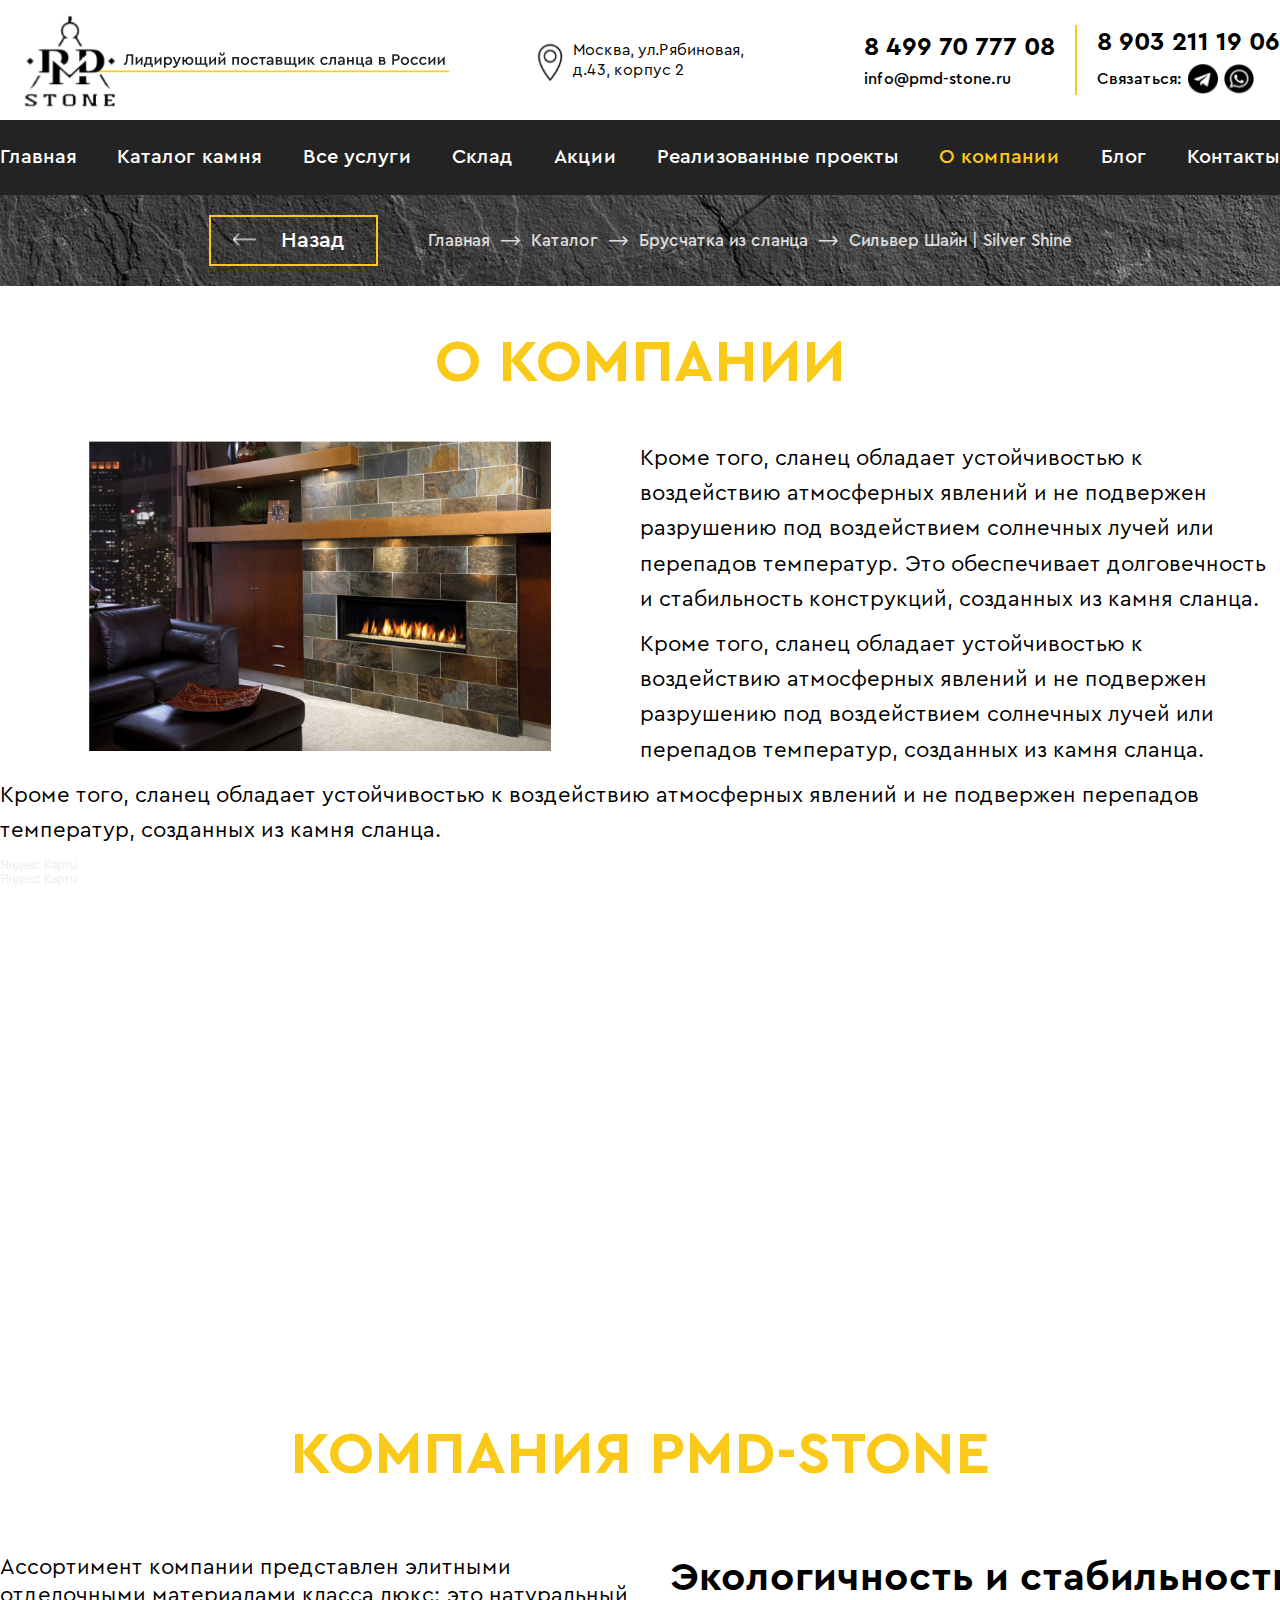
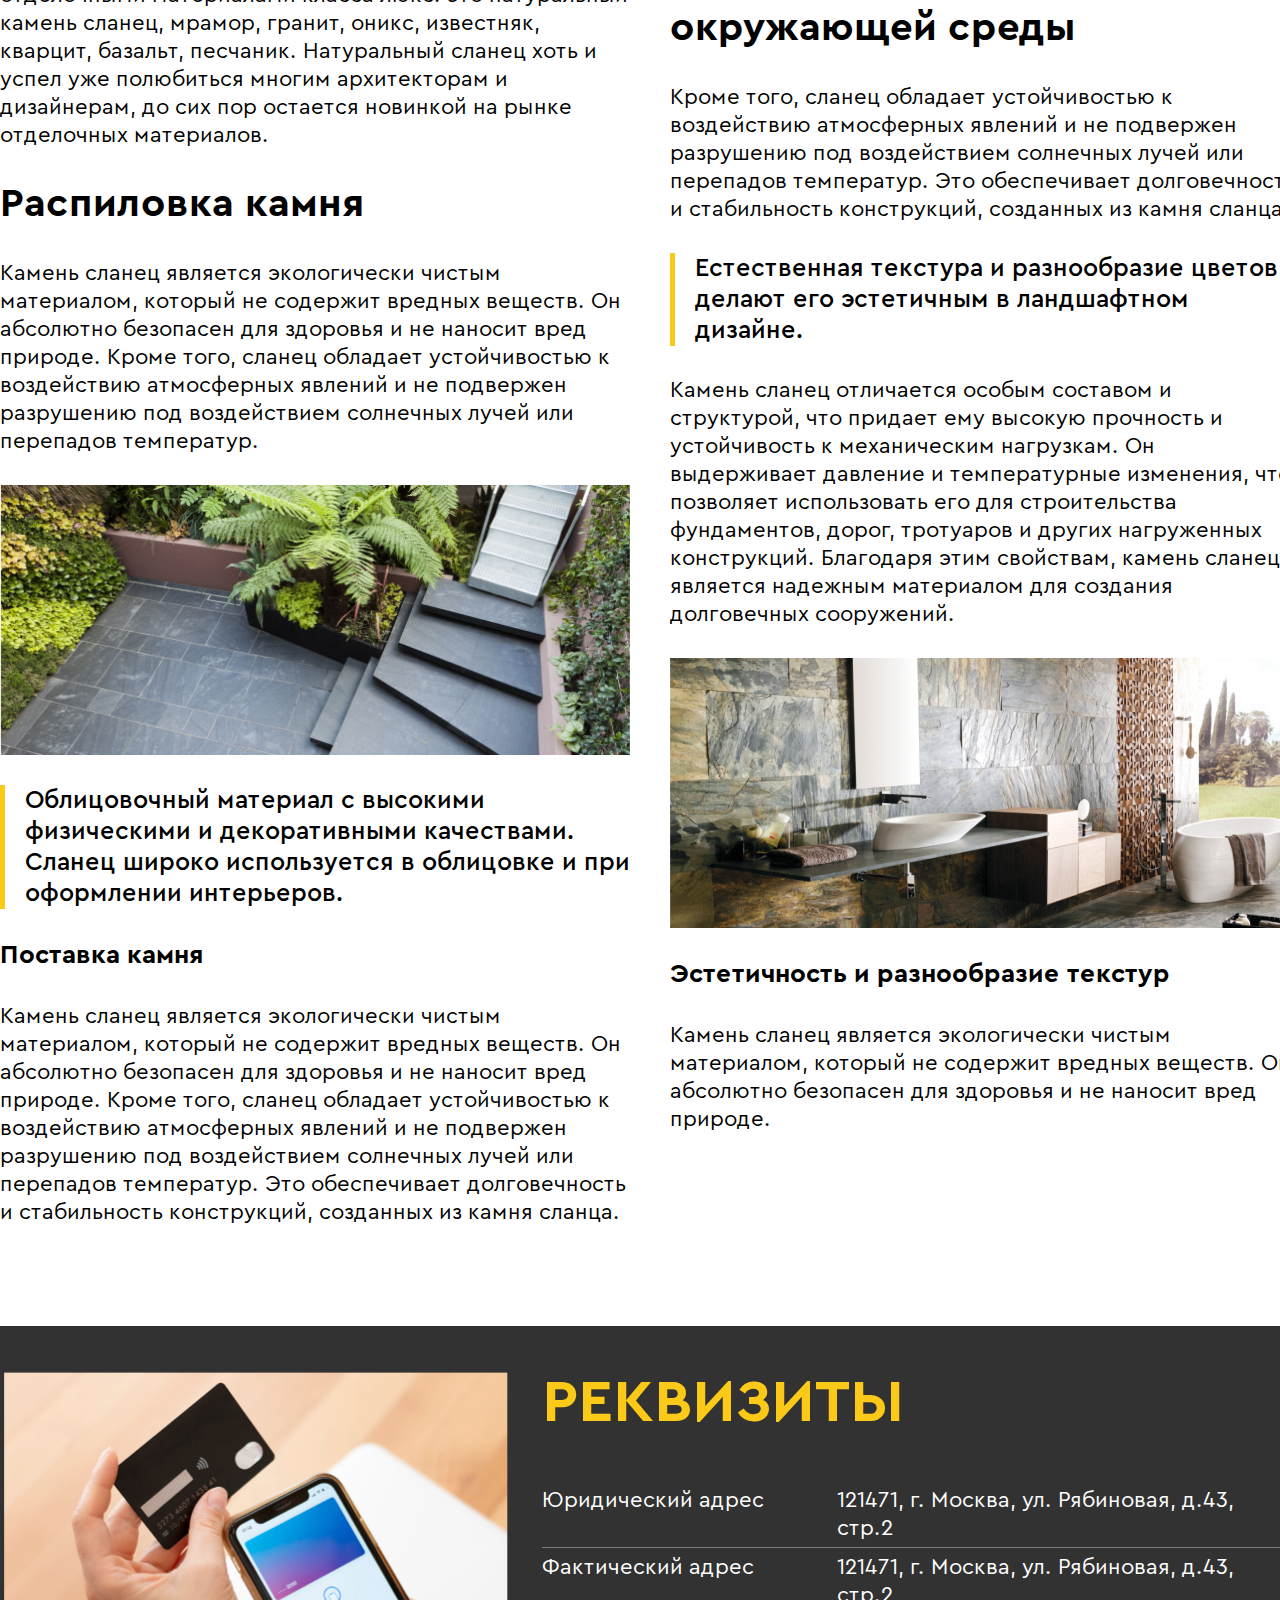
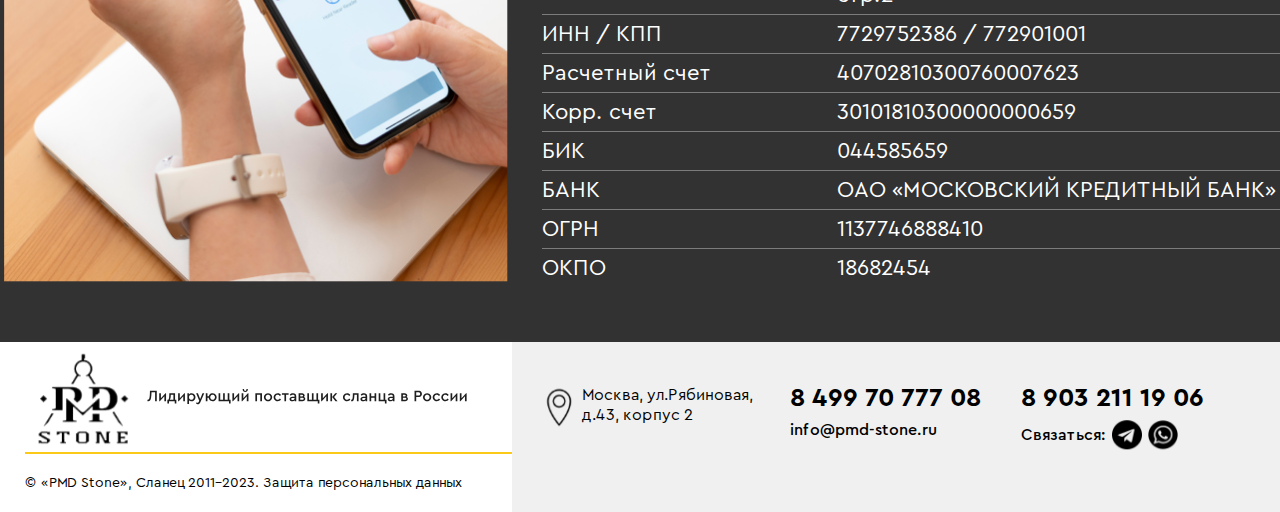
<file: about.html>
<html lang="en">

<head>
    <meta charset="UTF-8" />
    <meta http-equiv="X-UA-Compatible" content="IE=edge" />
    <meta name="viewport" content="width=device-width, initial-scale=1.0" />
    <link rel="stylesheet" href="fonts/stylesheet.css" />
    <link rel="stylesheet" href="styles/select.css">
    <link rel="stylesheet" href="styles/mainStyle.css" />
    <title>О компании</title>
</head>

<body>
    <div class="body-wrapper page no-filters">
        <header class="header">
            <div class="header-wrapper-description">
                <div class="container">
                    <div class="header__description">
                        <div class="header__logo">
                            <a href="index.html"><img src="img/icons/logo.svg" alt="" /></a>
                        </div>
                        <div class="header__location location" data-da="header-menu-mobile, 3, 994">
                            <p>Москва, ул.Рябиновая, д.43, корпус 2</p>
                        </div>
                        <div class="header__numbers numbers" data-da="header-menu-mobile, 2, 994">
                            <div class="header__number header__number_1 numbers__number_1">
                                <a href="tel:84997077708">8 499 70 777 08</a>
                                <a href="mailto:info@pmd-stone.ru">info@pmd-stone.ru</a>
                            </div>
                            <div class="header__line numbers"></div>
                            <div class="header__number header__number_2 numbers__number_2">
                                <a href="tel:89032111906">8 903 211 19 06</a>
                                <div>
                                    <p>Связаться:</p>
                                    <div>
                                        <a class="header-media-img-wrapper media-img-wrapper" href="#">
                                            <img class="header-media-img media-img" src="img/icons/telegram.svg"
                                                alt="" />
                                            <img class="header-media-img-hover media-img-hover"
                                                src="img/icons/telegram-hover.svg" alt="" />
                                        </a>
                                    </div>
                                    <div>
                                        <a class="header-media-img-wrapper media-img-wrapper" href="#">
                                            <img class="header-media-img media-img" src="img/icons/whatsapp.svg"
                                                alt="" />
                                            <img class="header-media-img-hover media-img-hover"
                                                src="img/icons/whatsapp-hover.svg" alt="" />
                                        </a>
                                    </div>
                                </div>
                            </div>
                        </div>
                        <div class="header__burger">
                            <span></span>
                        </div>
                        <div class="header-menu-mobile"></div>
                    </div>
                </div>
            </div>
            <div class="header-wrapper-menu" data-da="header-menu-mobile, 1, 994">
                <div class="container">
                    <nav class="header__menu">
                        <a href="index.html" class="header__menu-link">Главная</a>
                        <a href="сatalog.html" class="header__menu-link">Каталог камня</a>
                        <a href="#" class="header__menu-link">Все услуги</a>
                        <a href="storage.html" class="header__menu-link">Склад</a>
                        <a href="stocks.html" class="header__menu-link">Акции</a>
                        <a href="projects.html" class="header__menu-link">Реализованные проекты</a>
                        <a href="about.html" style="color: #fbc917" class="header__menu-link">О компании</a>
                        <a href="#" class="header__menu-link">Блог</a>
                        <a href="contacts.html" class="header__menu-link">Контакты</a>
                    </nav>
                </div>
            </div>
        </header>
        <section class="filters">
            <div class="container">
                <div class="filters__body">
                    <div class="filters__navigation">
                        <div class="filters__navigation-btns">
                            <button class="go-back-btn" onclick="window.history.back()">Назад</button>
                            <div class="go-back-btn__bread">
                                <span><a href="index.html">Главная</a></span>
                                <span>⟶</span>
                                <span><a href="сatalog.html">Каталог</a></span>
                                <span>⟶</span>
                                <span><a href="#">Брусчатка из сланца </a></span>
                                <span>⟶</span>
                                <span><a href="#">Сильвер Шайн | Silver Shine</a></span>
                            </div>
                        </div>
                    </div>
                </div>
            </div>
        </section>
        <section class="about-us">
            <div class="container">
                <div class="about-us__body">
                    <p class="about-us__title">О компании</p>
                    <div class="about-us__description-wrapper">
                        <div class="about-us__img"><img src="img/about-us.png" alt=""></div>
                        <div class="about-us__text">
                            <p>Кроме того, сланец обладает устойчивостью к воздействию атмосферных явлений и не
                                подвержен разрушению под воздействием солнечных лучей или перепадов температур. Это
                                обеспечивает долговечность и стабильность конструкций, созданных из камня сланца.
                            </p>
                            <p>Кроме того, сланец обладает устойчивостью к воздействию атмосферных явлений и не
                                подвержен разрушению под воздействием солнечных лучей или перепадов температур,
                                созданных из камня сланца.</p>
                            <p>Кроме того, сланец обладает устойчивостью к воздействию атмосферных явлений и не
                                подвержен перепадов температур, созданных из камня сланца.</p>
                        </div>
                    </div>
                </div>
            </div>
        </section>
        <section class="map">
            <div class="map__body">
                <div style="position:relative;overflow:hidden;"><a
                        href="https://yandex.ru/maps?utm_medium=mapframe&utm_source=maps"
                        style="color:#eee;font-size:12px;position:absolute;top:0px;">Яндекс Карты</a><a
                        href="https://yandex.ru/maps/?ll=51.395442%2C30.644038&utm_medium=mapframe&utm_source=maps&z=2"
                        style="color:#eee;font-size:12px;position:absolute;top:14px;">Яндекс Карты</a><iframe
                        src="https://yandex.ru/map-widget/v1/?ll=51.395442%2C30.644038&z=2" width="100%" height="500"
                        frameborder="0" allowfullscreen="true" style="position:relative;"></iframe></div>
            </div>
        </section>
        <section class="company">
            <div class="container">
                <div class="company__body">
                    <h1 class="company__title">Компания pmd-stone</h1>
                    <div class="company__columns">
                        <div class="company__column company__column-1">
                            <p>
                                Ассортимент компании представлен элитными отделочными
                                материалами класса люкc: это натуральный камень сланец,
                                мрамор, гранит, оникс, известняк, кварцит, базальт, песчаник.
                                Натуральный сланец хоть и успел уже полюбиться многим
                                архитекторам и дизайнерам, до сих пор остается новинкой на
                                рынке отделочных материалов.
                            </p>
                            <h2>Распиловка камня</h2>
                            <p>
                                Камень сланец является экологически чистым материалом, который
                                не содержит вредных веществ. Он абсолютно безопасен для
                                здоровья и не наносит вред природе. Кроме того, сланец
                                обладает устойчивостью к воздействию атмосферных явлений и не
                                подвержен разрушению под воздействием солнечных лучей или
                                перепадов температур.
                            </p>
                            <img src="img/column-1.png" alt="" />
                            <blockquote>
                                Облицовочный материал с высокими физическими и декоративными
                                качествами. Сланец широко используется в облицовке и при
                                оформлении интерьеров.
                            </blockquote>
                            <h3>Поставка камня</h3>
                            <p>
                                Камень сланец является экологически чистым материалом, который
                                не содержит вредных веществ. Он абсолютно безопасен для
                                здоровья и не наносит вред природе. Кроме того, сланец
                                обладает устойчивостью к воздействию атмосферных явлений и не
                                подвержен разрушению под воздействием солнечных лучей или
                                перепадов температур. Это обеспечивает долговечность и
                                стабильность конструкций, созданных из камня сланца.
                            </p>
                        </div>
                        <div class="company__column company__column_2">
                            <h2>Экологичность и стабильность окружающей среды</h2>
                            <p>
                                Кроме того, сланец обладает устойчивостью к воздействию
                                атмосферных явлений и не подвержен разрушению под воздействием
                                солнечных лучей или перепадов температур. Это обеспечивает
                                долговечность и стабильность конструкций, созданных из камня
                                сланца.
                            </p>
                            <blockquote>
                                Естественная текстура и разнообразие цветов делают его
                                эстетичным в ландшафтном дизайне.
                            </blockquote>
                            <p>
                                Камень сланец отличается особым составом и структурой, что
                                придает ему высокую прочность и устойчивость к механическим
                                нагрузкам. Он выдерживает давление и температурные изменения,
                                что позволяет использовать его для строительства фундаментов,
                                дорог, тротуаров и других нагруженных конструкций. Благодаря
                                этим свойствам, камень сланец является надежным материалом для
                                создания долговечных сооружений.
                            </p>
                            <img src="img/column-2.png" alt="" />
                            <h3>Эстетичность и разнообразие текстур</h3>
                            <p>
                                Камень сланец является экологически чистым материалом, который
                                не содержит вредных веществ. Он абсолютно безопасен для
                                здоровья и не наносит вред природе.
                            </p>
                        </div>
                    </div>
                </div>
            </div>
        </section>
        <section class="requisites">
            <div class="container">
                <div class="requisites__body">
                    <div class="requisites__img"><img src="img/Rectangl.png" alt=""></div>
                    <div class="requisites__description">
                        <p class="requisites__titie">Реквизиты</p>
                        <div class="requisites__items">
                            <div class="requisites__item">
                                <p>Юридический адрес</p>
                                <p>121471, г. Москва, ул. Рябиновая, д.43, стр.2</p>
                            </div>
                            <div class="requisites__item">
                                <p>Фактический адрес</p>
                                <p>121471, г. Москва, ул. Рябиновая, д.43, стр.2</p>
                            </div>
                            <div class="requisites__item">
                                <p>ИНН / КПП</p>
                                <p>7729752386 / 772901001</p>
                            </div>
                            <div class="requisites__item">
                                <p>Расчетный счет</p>
                                <p>40702810300760007623</p>
                            </div>
                            <div class="requisites__item">
                                <p>Корр. счет</p>
                                <p>30101810300000000659</p>
                            </div>
                            <div class="requisites__item">
                                <p>БИК</p>
                                <p>044585659</p>
                            </div>
                            <div class="requisites__item">
                                <p>БАНК</p>
                                <p>ОАО «МОСКОВСКИЙ КРЕДИТНЫЙ БАНК»</p>
                            </div>
                            <div class="requisites__item">
                                <p>ОГРН</p>
                                <p>1137746888410</p>
                            </div>
                            <div class="requisites__item">
                                <p>ОКПО</p>
                                <p>18682454</p>
                            </div>
                        </div>
                    </div>
                </div>
            </div>
        </section>
        <footer class="footer">
            <div class="footer__body">
                <div class="footer__logo-wrapper">
                    <div class="footer__logo">
                        <a href="#"><img src="img/icons/logo-2.svg" alt="" /></a>
                    </div>
                    <p class="footer__logo-text">
                        © «PMD Stone», Сланец 2011-2023. Защита персональных данных
                    </p>
                </div>
                <div class="footer__description">
                    <div class="footer__location location">
                        <p>Москва, ул.Рябиновая, д.43, корпус 2</p>
                    </div>
                    <div class="footer__numbers numbers">
                        <div class="footer__number footer__number_1 numbers__number_1">
                            <a href="tel:84997077708">8 499 70 777 08</a>
                            <a href="mailto:info@pmd-stone.ru">info@pmd-stone.ru</a>
                        </div>
                        <div class="footer__number footer__number_2 numbers__number_2">
                            <a href="tel:89032111906">8 903 211 19 06</a>
                            <div>
                                <p>Связаться:</p>
                                <div>
                                    <a class="header-media-img-wrapper media-img-wrapper" href="#">
                                        <img class="header-media-img media-img" src="img/icons/telegram.svg" alt="" />
                                        <img class="header-media-img-hover media-img-hover"
                                            src="img/icons/telegram-hover.svg" alt="" />
                                    </a>
                                </div>
                                <div>
                                    <a class="header-media-img-wrapper media-img-wrapper" href="#">
                                        <img class="header-media-img media-img" src="img/icons/whatsapp.svg" alt="" />
                                        <img class="header-media-img-hover media-img-hover"
                                            src="img/icons/whatsapp-hover.svg" alt="" />
                                    </a>
                                </div>
                            </div>
                        </div>
                    </div>
                </div>
            </div>
        </footer>
    </div>
    <script src="js/less.min.js"></script>
    <script src="js/DynamicAdaptive.js"></script>
    <script src="js/select.js"></script>
    <script src="js/mainScript.js"></script>
</body>

</html>
</file>
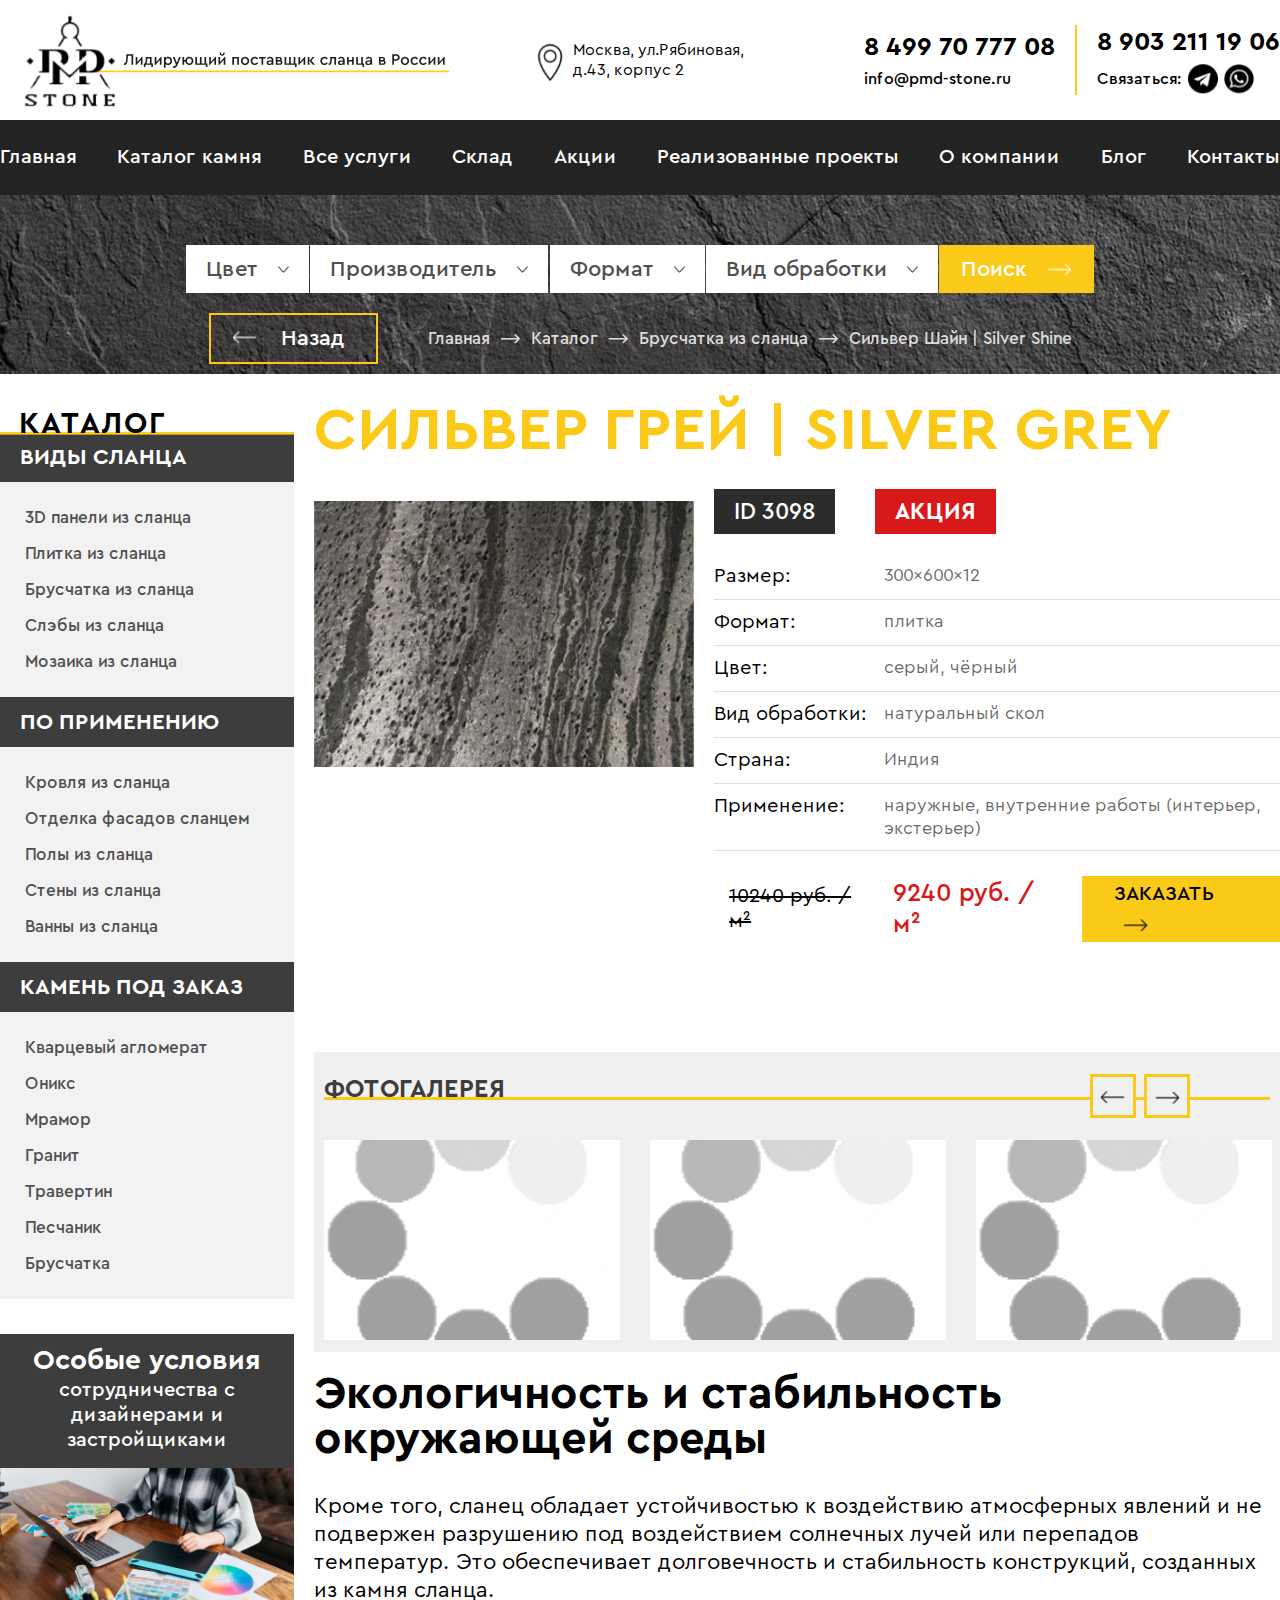
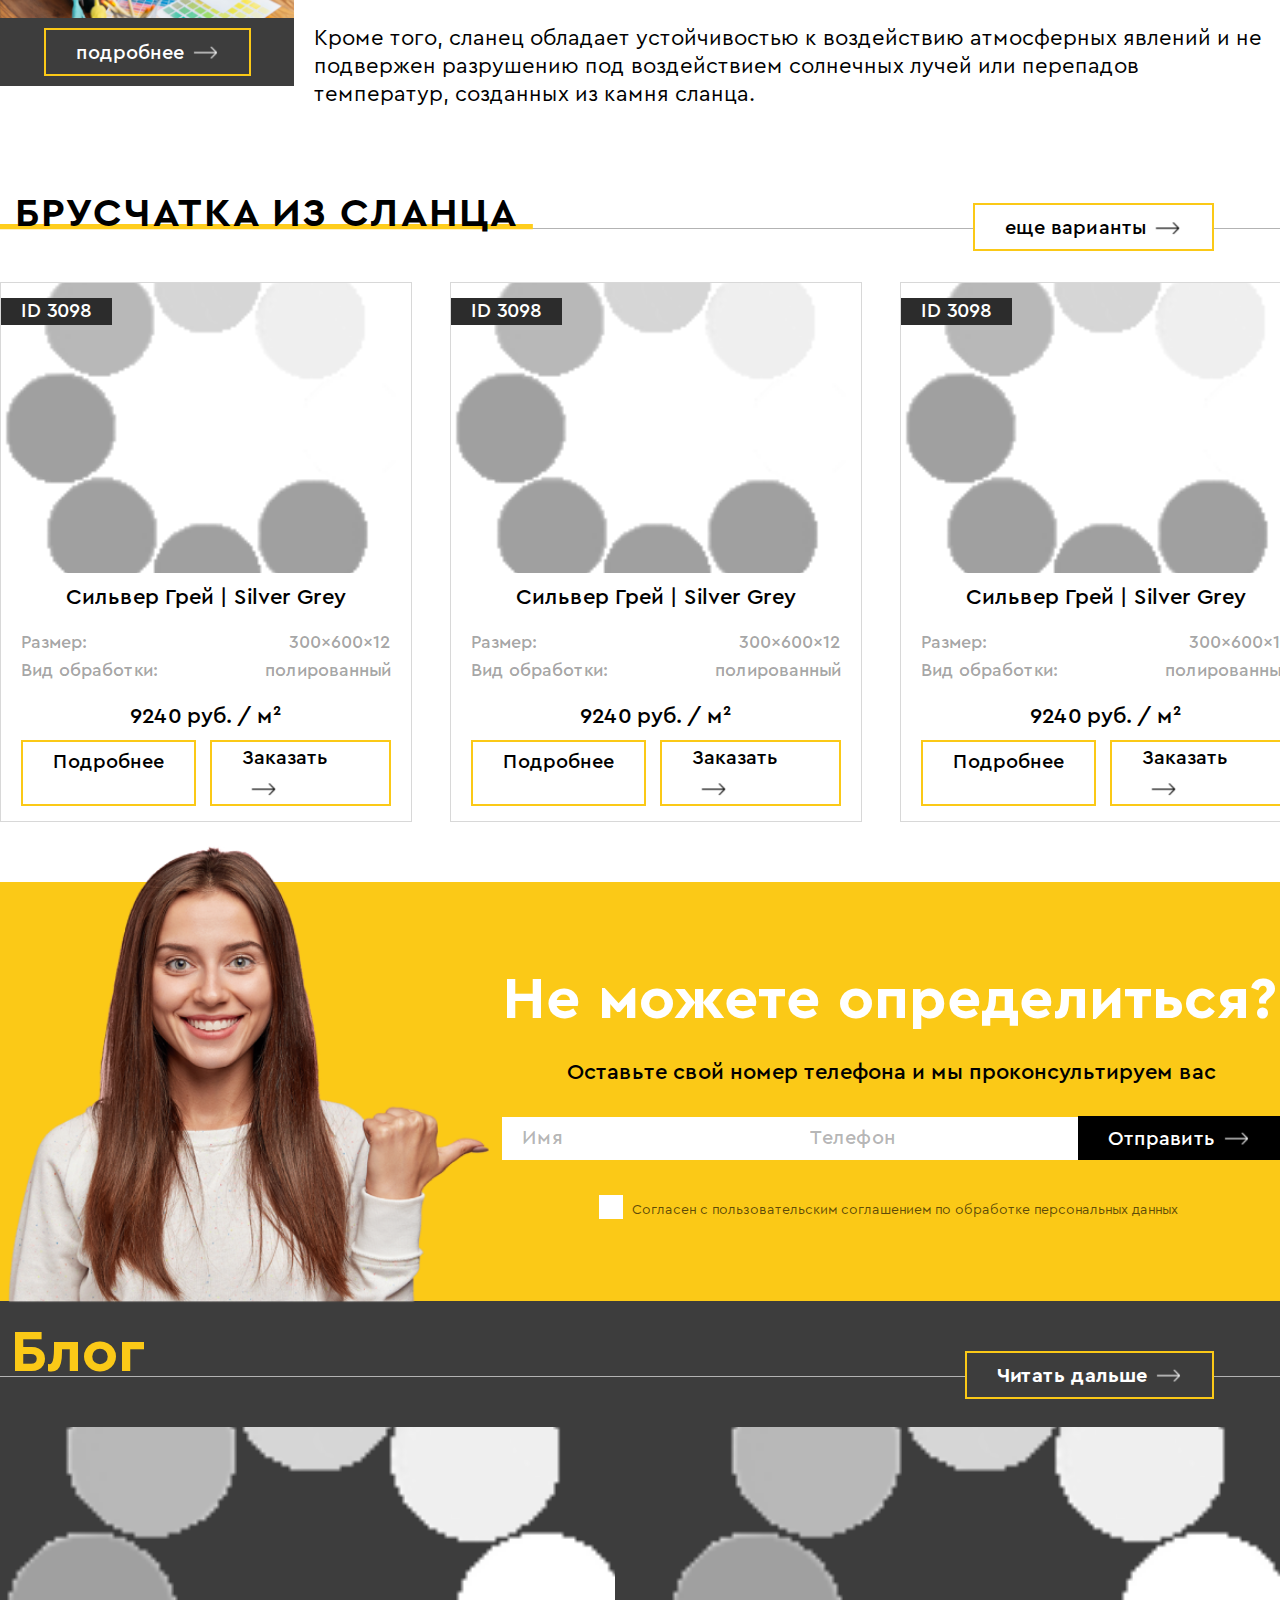
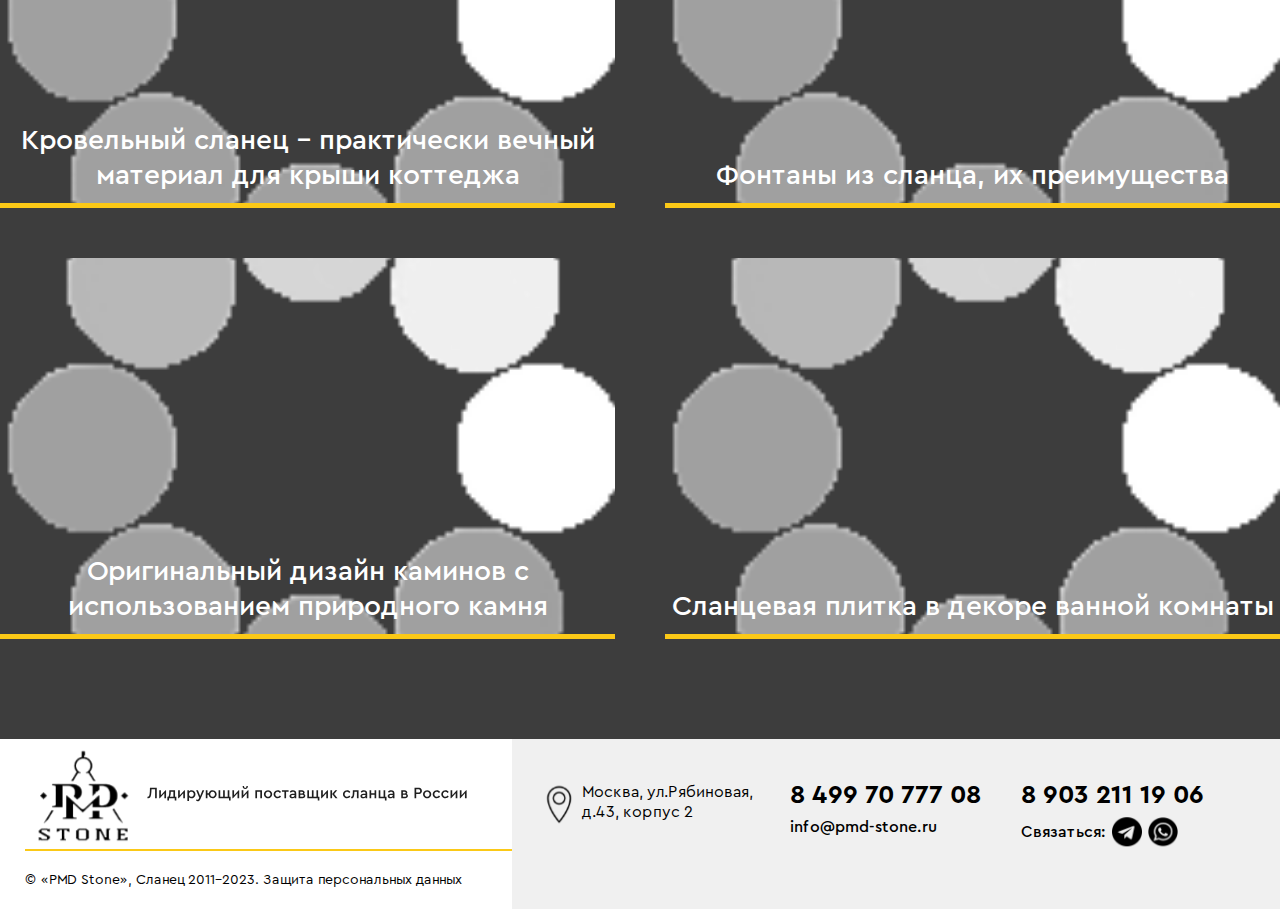
<file: card.html>
<html lang="en">

<head>
    <meta charset="UTF-8" />
    <meta http-equiv="X-UA-Compatible" content="IE=edge" />
    <meta name="viewport" content="width=device-width, initial-scale=1.0" />
    <link rel="stylesheet" href="https://cdn.jsdelivr.net/npm/swiper@10/swiper-bundle.min.css" />
    <link rel="stylesheet" href="fonts/stylesheet.css" />
    <link rel="stylesheet" href="styles/select.css">
    <link rel="stylesheet" href="styles/mainStyle.css" />
    <title>Карточка товара</title>
</head>

<body>
    <div class="body-wrapper">
        <header class="header">
            <div class="header-wrapper-description">
                <div class="container">
                    <div class="header__description">
                        <div class="header__logo">
                            <a href="index.html"><img src="img/icons/logo.svg" alt="" /></a>
                        </div>
                        <div class="header__location location" data-da="header-menu-mobile, 3, 994">
                            <p>Москва, ул.Рябиновая, д.43, корпус 2</p>
                        </div>
                        <div class="header__numbers numbers" data-da="header-menu-mobile, 2, 994">
                            <div class="header__number header__number_1 numbers__number_1">
                                <a href="tel:84997077708">8 499 70 777 08</a>
                                <a href="mailto:info@pmd-stone.ru">info@pmd-stone.ru</a>
                            </div>
                            <div class="header__line numbers"></div>
                            <div class="header__number header__number_2 numbers__number_2">
                                <a href="tel:89032111906">8 903 211 19 06</a>
                                <div>
                                    <p>Связаться:</p>
                                    <div>
                                        <a class="header-media-img-wrapper media-img-wrapper" href="#">
                                            <img class="header-media-img media-img" src="img/icons/telegram.svg"
                                                alt="" />
                                            <img class="header-media-img-hover media-img-hover"
                                                src="img/icons/telegram-hover.svg" alt="" />
                                        </a>
                                    </div>
                                    <div>
                                        <a class="header-media-img-wrapper media-img-wrapper" href="#">
                                            <img class="header-media-img media-img" src="img/icons/whatsapp.svg"
                                                alt="" />
                                            <img class="header-media-img-hover media-img-hover"
                                                src="img/icons/whatsapp-hover.svg" alt="" />
                                        </a>
                                    </div>
                                </div>
                            </div>
                        </div>
                        <div class="header__burger">
                            <span></span>
                        </div>
                        <div class="header-menu-mobile"></div>
                    </div>
                </div>
            </div>
            <div class="header-wrapper-menu" data-da="header-menu-mobile, 1, 994">
                <div class="container">
                    <nav class="header__menu">
                        <a href="index.html" class="header__menu-link">Главная</a>
                        <a href="сatalog.html" class="header__menu-link">Каталог камня</a>
                        <a href="#" class="header__menu-link">Все услуги</a>
                        <a href="storage.html" class="header__menu-link">Склад</a>
                        <a href="stocks.html" class="header__menu-link">Акции</a>
                        <a href="projects.html" class="header__menu-link">Реализованные проекты</a>
                        <a href="about.html" class="header__menu-link">О компании</a>
                        <a href="#" class="header__menu-link">Блог</a>
                        <a href="contacts.html" class="header__menu-link">Контакты</a>
                    </nav>
                </div>
            </div>
        </header>
        <section class="filters">
            <div class="container">
                <div class="filters__body">
                    <div class="filters__items">
                        <div class="filters__item">
                            <select name="color" class="form__select">
                                <option value="1">Цвет</option>
                                <option value="2">графитовый</option>
                                <option value="3">зеленый</option>
                                <option value="4">коричневый</option>
                                <option value="5">малахитовый</option>
                                <option value="6">медный</option>
                                <option value="7">розовый</option>
                                <option value="8">рыжый</option>
                                <option value="9">серебристый</option>
                                <option value="11">серый</option>
                                <option value="12">тёмно-серебристый</option>
                                <option value="13">фисташковый</option>
                                <option value="14">черный</option>
                            </select>
                        </div>
                        <div class="filters__item">
                            <select name="maker" class="form__select">
                                <option value="1">Производитель</option>
                                <option value="2">Производитель</option>
                                <option value="3">Производитель</option>
                                <option value="4">Производитель</option>
                                <option value="5">Производитель</option>
                            </select>
                        </div>
                        <div class="filters__item">
                            <select name="format" class="form__select">
                                <option value="1">Формат</option>
                                <option value="2">Формат</option>
                                <option value="3">Формат</option>
                                <option value="4">Формат</option>
                                <option value="5">Формат</option>
                                <option value="6">Формат</option>
                            </select>
                        </div>
                        <div class="filters__item">
                            <select name="processing" class="form__select">
                                <option value="1">Вид обработки</option>
                                <option value="2">Вид обработки</option>
                                <option value="3">Вид обработки</option>
                                <option value="4">Вид обработки</option>
                                <option value="5">Вид обработки</option>
                                <option value="6">Вид обработки</option>
                            </select>
                        </div>
                        <button class="filters__btn">Поиск</button>
                    </div>
                    <div class="filters__navigation">
                        <div class="filters__navigation-btns">
                            <button class="go-back-btn" onclick="window.history.back()">Назад</button>
                            <div class="go-back-btn__bread">
                                <span><a href="index.html">Главная</a></span>
                                <span>⟶</span>
                                <span><a href="сatalog.html">Каталог</a></span>
                                <span>⟶</span>
                                <span><a href="#">Брусчатка из сланца </a></span>
                                <span>⟶</span>
                                <span><a href="#">Сильвер Шайн | Silver Shine</a></span>
                            </div>
                        </div>
                    </div>
                </div>
            </div>
        </section>
        <section class="card">
            <div class="container">
                <div class="card__body">
                    <div class="card__sidebar">
                        <div class="card__catalog">
                            <p class="card__catalog-title">Каталог</p>
                            <div class="card__catalog-goods">
                                <div class="card__catalog-good">
                                    <p>Виды сланца</p>
                                    <div class="card__catalog-good-links">
                                        <a href="#">3D панели из сланца</a>
                                        <a href="#">Плитка из сланца</a>
                                        <a href="#">Брусчатка из сланца</a>
                                        <a href="#">Слэбы из сланца</a>
                                        <a href="#">Мозаика из сланца</a>
                                    </div>
                                </div>
                                <div class="card__catalog-good">
                                    <p>По применению</p>
                                    <div class="card__catalog-good-links">
                                        <a href="#">Кровля из сланца</a>
                                        <a href="#">Отделка фасадов сланцем</a>
                                        <a href="#">Полы из сланца</a>
                                        <a href="#">Стены из сланца</a>
                                        <a href="#">Ванны из сланца</a>
                                    </div>
                                </div>
                                <div class="card__catalog-good">
                                    <p>Камень под заказ</p>
                                    <div class="card__catalog-good-links">
                                        <a href="#">Кварцевый агломерат</a>
                                        <a href="#">Оникс</a>
                                        <a href="#">Мрамор</a>
                                        <a href="#">Гранит</a>
                                        <a href="#">Травертин</a>
                                        <a href="#">Песчаник</a>
                                        <a href="#">Брусчатка</a>
                                    </div>
                                </div>
                            </div>
                            <div class="card__catalog-blocks">
                                <div class="card__catalog-block">
                                    <p>Особые условия</p>
                                    <p>сотрудничества
                                        с дизайнерами и застройщиками
                                    </p>
                                    <div class="card__catalog-block-img">
                                        <img src="img/Rectangle 59.png" alt="">
                                    </div>
                                    <div class="card__catalog-block-links">
                                        <a class="card__catalog-block-link" href="#">подробнее</a>
                                    </div>
                                </div>
                            </div>
                        </div>
                    </div>
                    <div class="card__card">
                        <p class="card__card-title">Сильвер грей | silver grey</p>
                        <div class="card__card-description">
                            <div class="card__card-img">
                                <img src="img/product.png" alt="">
                            </div>
                            <div class="card__card-table-wrapper">
                                <div class="card__card-info">
                                    <p>id 3098</p>
                                    <p>Акция</p>
                                </div>
                                <div class="card__card-table">
                                    <div>
                                        <p>Размер:</p>
                                        <p>300x600x12</p>
                                    </div>
                                    <div>
                                        <p>Формат:</p>
                                        <p>плитка</p>
                                    </div>
                                    <div>
                                        <p>Цвет:</p>
                                        <p>серый, чёрный</p>
                                    </div>
                                    <div>
                                        <p>Вид обработки:</p>
                                        <p>натуральный скол</p>
                                    </div>
                                    <div>
                                        <p>Страна:</p>
                                        <p>Индия</p>
                                    </div>
                                    <div>
                                        <p>Применение:</p>
                                        <p>наружные, внутренние работы (интерьер, экстерьер)</p>
                                    </div>
                                </div>
                                <div class="card__card-price">
                                    <p>10240 руб. / м²</p>
                                    <p>9240 руб. / м²</p>
                                    <a href="#">Заказать</a>
                                </div>
                            </div>
                        </div>
                        <div class="projects">
                            <div class="projects__body">
                                <div class="projects__item-slider">
                                    <div #swiperRef="" class="swiper mySwiper2">
                                        <div class="swiper-navigation">
                                            <p class="slider-title">Фотогалерея</p>
                                            <div>
                                                <div class="swiper-button-next">
                                                    <img src="img/icons/right-arrow-2.svg" alt="">
                                                </div>
                                                <div class="swiper-button-prev">
                                                    <img src="img/icons/right-arrow-2.svg" alt="">
                                                </div>
                                            </div>
                                        </div>
                                        <div class="swiper-wrapper">
                                            <div class="swiper-slide">
                                                <img class="hover-img js-open-modal" data-modal=""
                                                    src="img/hover-img.png" alt="">
                                                <div class="modal" data-modal="">
                                                    <div class="modal__body">
                                                        <img class="modal__close-btn" src="img/icons/popup-close.svg"
                                                            alt="">
                                                        <div class="modal__img">
                                                            <img src="img/product.png" alt="">
                                                        </div>
                                                    </div>
                                                </div>
                                                <img src="img/loading.gif" class="lazy-load slide-img"
                                                    data-src="img/product.png" alt="" />
                                            </div>
                                            <div class="swiper-slide">
                                                <img class="hover-img js-open-modal" data-modal=""
                                                    src="img/hover-img.png" alt="">
                                                <div class="modal" data-modal="">
                                                    <div class="modal__body">
                                                        <img class="modal__close-btn" src="img/icons/popup-close.svg"
                                                            alt="">
                                                        <div class="modal__img">
                                                            <img src="img/product.png" alt="">
                                                        </div>
                                                    </div>
                                                </div>
                                                <img src="img/loading.gif" class="lazy-load slide-img"
                                                    data-src="img/product.png" alt="" />
                                            </div>
                                            <div class="swiper-slide">
                                                <img class="hover-img js-open-modal" data-modal=""
                                                    src="img/hover-img.png" alt="">
                                                <div class="modal" data-modal="">
                                                    <div class="modal__body">
                                                        <img class="modal__close-btn" src="img/icons/popup-close.svg"
                                                            alt="">
                                                        <div class="modal__img">
                                                            <img src="img/product.png" alt="">
                                                        </div>
                                                    </div>
                                                </div>
                                                <img src="img/loading.gif" class="lazy-load slide-img"
                                                    data-src="img/product.png" alt="" />
                                            </div>
                                            <div class="swiper-slide">
                                                <img class="hover-img js-open-modal" data-modal=""
                                                    src="img/hover-img.png" alt="">
                                                <div class="modal" data-modal="">
                                                    <div class="modal__body">
                                                        <img class="modal__close-btn" src="img/icons/popup-close.svg"
                                                            alt="">
                                                        <div class="modal__img">
                                                            <img src="img/product.png" alt="">
                                                        </div>
                                                    </div>
                                                </div>
                                                <img src="img/loading.gif" class="lazy-load slide-img"
                                                    data-src="img/product.png" alt="" />
                                            </div>
                                            <div class="swiper-slide">
                                                <img class="hover-img js-open-modal" data-modal=""
                                                    src="img/hover-img.png" alt="">
                                                <div class="modal" data-modal="">
                                                    <div class="modal__body">
                                                        <img class="modal__close-btn" src="img/icons/popup-close.svg"
                                                            alt="">
                                                        <div class="modal__img">
                                                            <img src="img/product.png" alt="">
                                                        </div>
                                                    </div>
                                                </div>
                                                <img src="img/loading.gif" class="lazy-load slide-img"
                                                    data-src="img/product.png" alt="" />
                                            </div>
                                            <div class="swiper-slide">
                                                <img class="hover-img js-open-modal" data-modal=""
                                                    src="img/hover-img.png" alt="">
                                                <div class="modal" data-modal="">
                                                    <div class="modal__body">
                                                        <img class="modal__close-btn" src="img/icons/popup-close.svg"
                                                            alt="">
                                                        <div class="modal__img">
                                                            <img src="img/product.png" alt="">
                                                        </div>
                                                    </div>
                                                </div>
                                                <img src="img/loading.gif" class="lazy-load slide-img"
                                                    data-src="img/product.png" alt="" />
                                            </div>
                                            <div class="swiper-slide">
                                                <img class="hover-img js-open-modal" data-modal=""
                                                    src="img/hover-img.png" alt="">
                                                <div class="modal" data-modal="">
                                                    <div class="modal__body">
                                                        <img class="modal__close-btn" src="img/icons/popup-close.svg"
                                                            alt="">
                                                        <div class="modal__img">
                                                            <img src="img/product.png" alt="">
                                                        </div>
                                                    </div>
                                                </div>
                                                <img src="img/loading.gif" class="lazy-load slide-img"
                                                    data-src="img/product.png" alt="" />
                                            </div>
                                            <div class="swiper-slide">
                                                <img class="hover-img js-open-modal" data-modal=""
                                                    src="img/hover-img.png" alt="">
                                                <div class="modal" data-modal="">
                                                    <div class="modal__body">
                                                        <img class="modal__close-btn" src="img/icons/popup-close.svg"
                                                            alt="">
                                                        <div class="modal__img">
                                                            <img src="img/product.png" alt="">
                                                        </div>
                                                    </div>
                                                </div>
                                                <img src="img/loading.gif" class="lazy-load slide-img"
                                                    data-src="img/product.png" alt="" />
                                            </div>
                                        </div>
                                        <div class="swiper-pagination"></div>
                                    </div>
                                </div>
                            </div>
                        </div>
                        <div class="card__card-text">
                            <h1>Экологичность и стабильность окружающей среды</h1>
                            <p>
                                Кроме того, сланец обладает устойчивостью к воздействию атмосферных явлений и не
                                подвержен разрушению под воздействием солнечных лучей или перепадов температур. Это
                                обеспечивает долговечность и стабильность конструкций, созданных из камня сланца.
                            </p>
                            <p>
                                Кроме того, сланец обладает устойчивостью к воздействию атмосферных явлений и не
                                подвержен разрушению под воздействием солнечных лучей или перепадов температур,
                                созданных из камня сланца.
                            </p>
                        </div>
                    </div>
                </div>
            </div>
        </section>
        <section class="products">
            <div class="container">
                <div class="products__wrapper">
                    <div class="products__description">
                        <p>Брусчатка из сланца</p>
                        <a href="#">еще варианты</a>
                    </div>
                    <div class="products__products">
                        <div class="products__product">
                            <a href="#" class="products__product-wrapper">
                                <div class="products__product-img">
                                    <span>ID 3098</span>
                                    <img src="img/loading.gif" class="lazy-load" data-src="img/product.png" alt="" />
                                </div>
                                <p class="products__product-title">
                                    Сильвер Грей | Silver Grey
                                </p>
                                <div class="products__product-table">
                                    <p>Размер:</p>
                                    <p>300x600x12</p>
                                    <p>Вид обработки:</p>
                                    <p>полированный</p>
                                </div>
                                <p class="products__product-price">9240 руб. / м²</p>
                                <div class="products__product-btns">
                                    <a href="#">Подробнее</a>
                                    <a href="#">Заказать</a>
                                </div>
                            </a>
                        </div>
                        <div class="products__product">
                            <a href="#" class="products__product-wrapper">
                                <div class="products__product-img">
                                    <span>ID 3098</span>
                                    <img src="img/loading.gif" class="lazy-load" data-src="img/product.png" alt="" />
                                </div>
                                <p class="products__product-title">
                                    Сильвер Грей | Silver Grey
                                </p>
                                <div class="products__product-table">
                                    <p>Размер:</p>
                                    <p>300x600x12</p>
                                    <p>Вид обработки:</p>
                                    <p>полированный</p>
                                </div>
                                <p class="products__product-price">9240 руб. / м²</p>
                                <div class="products__product-btns">
                                    <a href="#">Подробнее</a>
                                    <a href="#">Заказать</a>
                                </div>
                            </a>
                        </div>
                        <div class="products__product">
                            <a href="#" class="products__product-wrapper">
                                <div class="products__product-img">
                                    <span>ID 3098</span>
                                    <img src="img/loading.gif" class="lazy-load" data-src="img/product.png" alt="" />
                                </div>
                                <p class="products__product-title">
                                    Сильвер Грей | Silver Grey
                                </p>
                                <div class="products__product-table">
                                    <p>Размер:</p>
                                    <p>300x600x12</p>
                                    <p>Вид обработки:</p>
                                    <p>полированный</p>
                                </div>
                                <p class="products__product-price">9240 руб. / м²</p>
                                <div class="products__product-btns">
                                    <a href="#">Подробнее</a>
                                    <a href="#">Заказать</a>
                                </div>
                            </a>
                        </div>
                    </div>
                </div>
            </div>
        </section>
        <section class="form">
            <div class="container">
                <div class="form__body">
                    <div class="form__img"><img src="img/mailW.png" alt="" /></div>
                    <div class="form__description">
                        <p class="form__title">Не можете определиться?</p>
                        <div class="form__text">
                            <p>Оставьте свой номер телефона и мы проконсультируем вас</p>
                        </div>
                        <form action="#" id="form1" class="form__form">
                            <div class="form__items">
                                <div class="form__item">
                                    <input type="text" required placeholder="Имя" />
                                </div>
                                <div class="form__item">
                                    <input type="tel" value="" class="tel" required placeholder="Телефон" />
                                </div>
                                <div class="form__item">
                                    <button type="submit">Отправить</button>
                                </div>
                            </div>
                            <div class="form__check">
                                <input id="form__checkbox" type="checkbox" />
                                <label for="form__checkbox">
                                    <span>Cогласен с пользовательским соглашением по обработке
                                        персональных данных</span>
                                </label>
                            </div>
                        </form>
                    </div>
                </div>
            </div>
        </section>
        <section class="articles">
            <div class="container">
                <div class="articles__body">
                    <div class="articles__description">
                        <p>Блог</p>
                        <a href="#">Читать дальше</a>
                    </div>
                    <div class="articles__items">
                        <div class="articles__item anim-block__item">
                            <div class="articles__item-img anim-block__item-img">
                                <img src="img/loading.gif" class="lazy-load" data-src="img/banner.png" alt="" />
                                <p class="articles__item-text-prew anim-block__item-text-prew">
                                    Кровельный сланец – практически вечный материал для крыши
                                    коттеджа
                                </p>
                            </div>
                            <div class="articles__item-text anim-block__item-text">
                                <p>
                                    Кровельный сланец – практически вечный материал для крыши
                                    коттеджа
                                </p>
                                <a href="#">Подробнее</a>
                            </div>
                        </div>
                        <div class="articles__item anim-block__item">
                            <div class="articles__item-img anim-block__item-img">
                                <img src="img/loading.gif" class="lazy-load" data-src="img/banner.png" alt="" />
                                <p class="articles__item-text-prew anim-block__item-text-prew">
                                    Фонтаны из сланца, их преимущества
                                </p>
                            </div>
                            <div class="articles__item-text anim-block__item-text">
                                <p>
                                    Фонтаны из сланца, их преимущества
                                </p>
                                <a href="#">Подробнее</a>
                            </div>
                        </div>
                        <div class="articles__item anim-block__item">
                            <div class="articles__item-img anim-block__item-img">
                                <img src="img/loading.gif" class="lazy-load" data-src="img/banner.png" alt="" />
                                <p class="articles__item-text-prew anim-block__item-text-prew">
                                    Оригинальный дизайн каминов с использованием природного камня
                                </p>
                            </div>
                            <div class="articles__item-text anim-block__item-text">
                                <p>
                                    Оригинальный дизайн каминов с использованием природного камня
                                </p>
                                <a href="#">Подробнее</a>
                            </div>
                        </div>
                        <div class="articles__item anim-block__item">
                            <div class="articles__item-img anim-block__item-img">
                                <img src="img/loading.gif" class="lazy-load" data-src="img/banner.png" alt="" />
                                <p class="articles__item-text-prew anim-block__item-text-prew">
                                    ​Сланцевая плитка в декоре ванной комнаты
                                </p>
                            </div>
                            <div class="articles__item-text anim-block__item-text">
                                <p>
                                    ​Сланцевая плитка в декоре ванной комнаты
                                </p>
                                <a href="#">Подробнее</a>
                            </div>
                        </div>
                    </div>
                </div>
            </div>
        </section>
        <footer class="footer">
            <div class="footer__body">
                <div class="footer__logo-wrapper">
                    <div class="footer__logo">
                        <a href="#"><img src="img/icons/logo-2.svg" alt="" /></a>
                    </div>
                    <p class="footer__logo-text">
                        © «PMD Stone», Сланец 2011-2023. Защита персональных данных
                    </p>
                </div>
                <div class="footer__description">
                    <div class="footer__location location">
                        <p>Москва, ул.Рябиновая, д.43, корпус 2</p>
                    </div>
                    <div class="footer__numbers numbers">
                        <div class="footer__number footer__number_1 numbers__number_1">
                            <a href="tel:84997077708">8 499 70 777 08</a>
                            <a href="mailto:info@pmd-stone.ru">info@pmd-stone.ru</a>
                        </div>
                        <div class="footer__number footer__number_2 numbers__number_2">
                            <a href="tel:89032111906">8 903 211 19 06</a>
                            <div>
                                <p>Связаться:</p>
                                <div>
                                    <a class="header-media-img-wrapper media-img-wrapper" href="#">
                                        <img class="header-media-img media-img" src="img/icons/telegram.svg" alt="" />
                                        <img class="header-media-img-hover media-img-hover"
                                            src="img/icons/telegram-hover.svg" alt="" />
                                    </a>
                                </div>
                                <div>
                                    <a class="header-media-img-wrapper media-img-wrapper" href="#">
                                        <img class="header-media-img media-img" src="img/icons/whatsapp.svg" alt="" />
                                        <img class="header-media-img-hover media-img-hover"
                                            src="img/icons/whatsapp-hover.svg" alt="" />
                                    </a>
                                </div>
                            </div>
                        </div>
                    </div>
                </div>
            </div>
        </footer>
    </div>
    <script src="https://cdn.jsdelivr.net/npm/swiper@10/swiper-bundle.min.js"></script>
    <script src="js/less.min.js"></script>
    <script src="js/DynamicAdaptive.js"></script>
    <script src="js/select.js"></script>
    <script src="js/mainScript.js"></script>
</body>

</html>
</file>
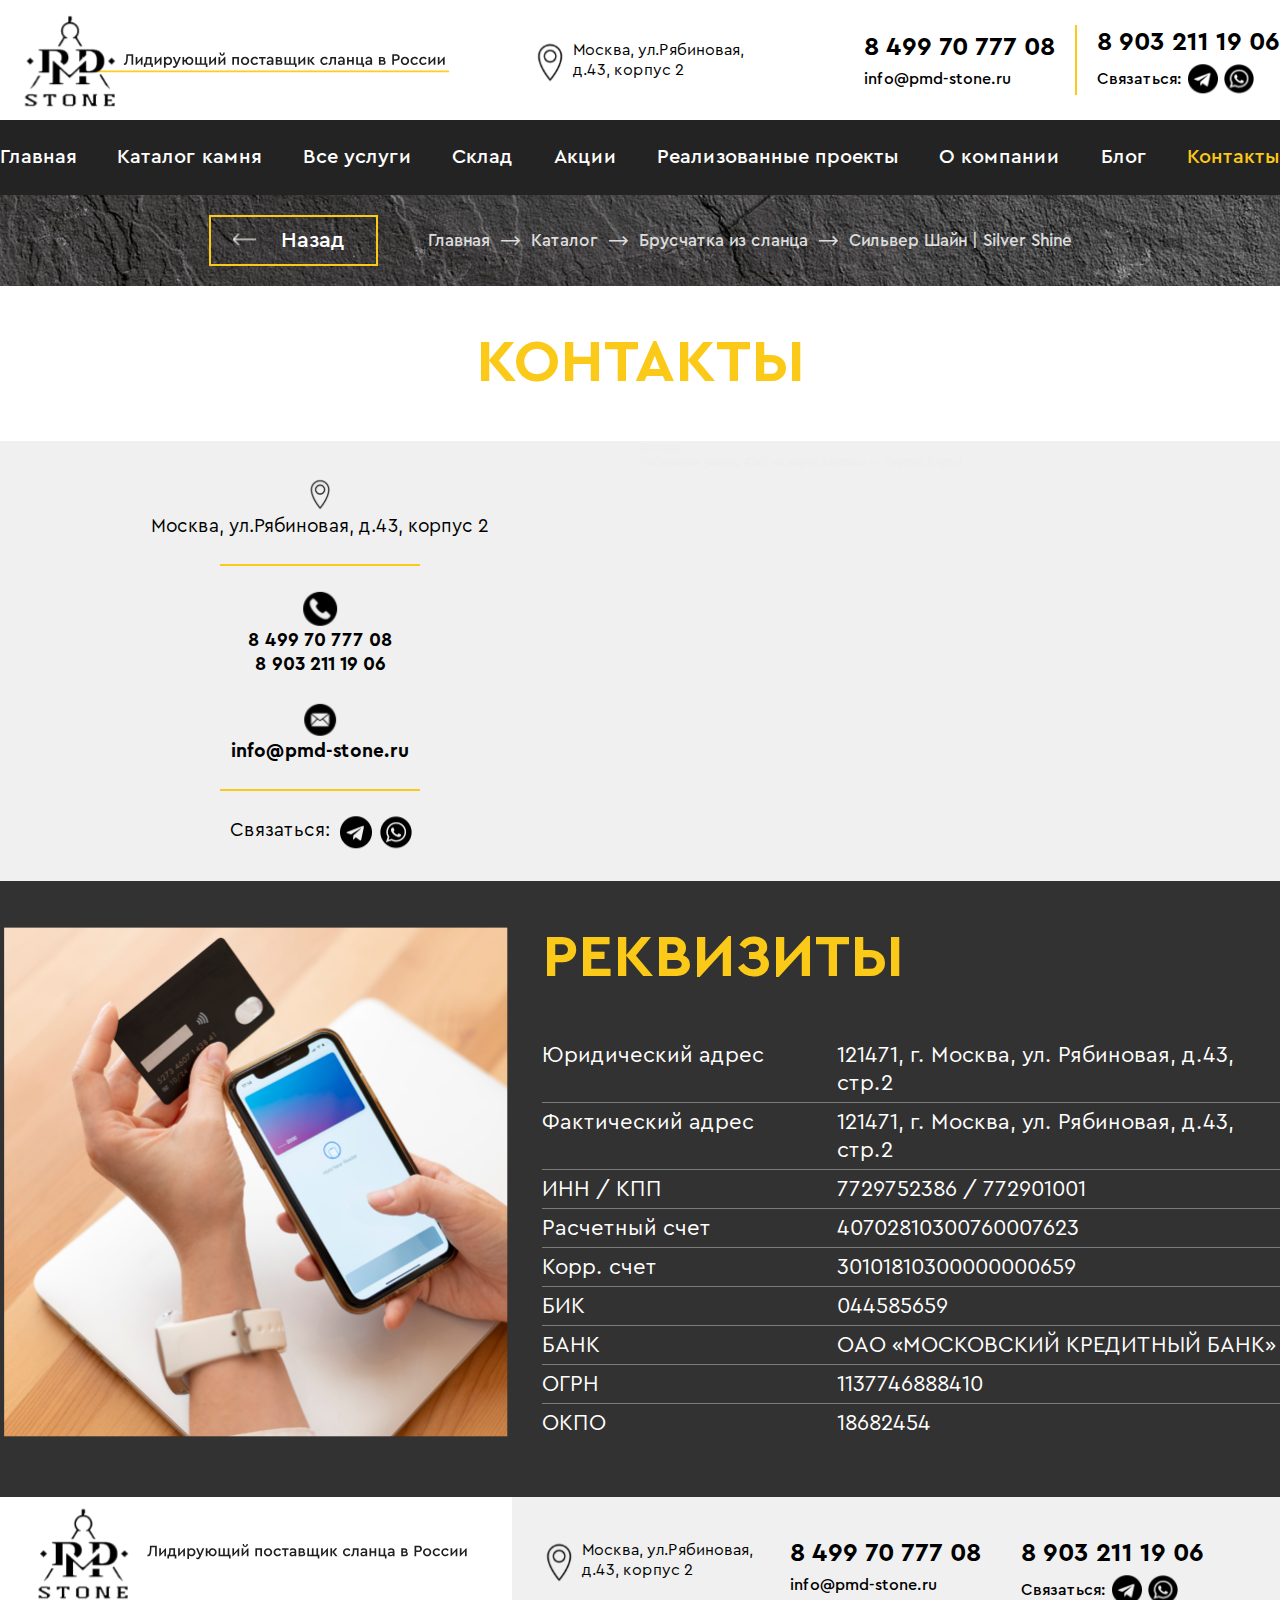
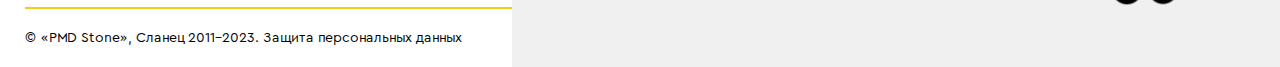
<file: contacts.html>
<html lang="en">

<head>
    <meta charset="UTF-8" />
    <meta http-equiv="X-UA-Compatible" content="IE=edge" />
    <meta name="viewport" content="width=device-width, initial-scale=1.0" />
    <link rel="stylesheet" href="fonts/stylesheet.css" />
    <link rel="stylesheet" href="styles/select.css">
    <link rel="stylesheet" href="styles/mainStyle.css" />
    <title>О компании</title>
</head>

<body>
    <div class="body-wrapper page no-filters">
        <header class="header">
            <div class="header-wrapper-description">
                <div class="container">
                    <div class="header__description">
                        <div class="header__logo">
                            <a href="index.html"><img src="img/icons/logo.svg" alt="" /></a>
                        </div>
                        <div class="header__location location" data-da="header-menu-mobile, 3, 994">
                            <p>Москва, ул.Рябиновая, д.43, корпус 2</p>
                        </div>
                        <div class="header__numbers numbers" data-da="header-menu-mobile, 2, 994">
                            <div class="header__number header__number_1 numbers__number_1">
                                <a href="tel:84997077708">8 499 70 777 08</a>
                                <a href="mailto:info@pmd-stone.ru">info@pmd-stone.ru</a>
                            </div>
                            <div class="header__line numbers"></div>
                            <div class="header__number header__number_2 numbers__number_2">
                                <a href="tel:89032111906">8 903 211 19 06</a>
                                <div>
                                    <p>Связаться:</p>
                                    <div>
                                        <a class="header-media-img-wrapper media-img-wrapper" href="#">
                                            <img class="header-media-img media-img" src="img/icons/telegram.svg"
                                                alt="" />
                                            <img class="header-media-img-hover media-img-hover"
                                                src="img/icons/telegram-hover.svg" alt="" />
                                        </a>
                                    </div>
                                    <div>
                                        <a class="header-media-img-wrapper media-img-wrapper" href="#">
                                            <img class="header-media-img media-img" src="img/icons/whatsapp.svg"
                                                alt="" />
                                            <img class="header-media-img-hover media-img-hover"
                                                src="img/icons/whatsapp-hover.svg" alt="" />
                                        </a>
                                    </div>
                                </div>
                            </div>
                        </div>
                        <div class="header__burger">
                            <span></span>
                        </div>
                        <div class="header-menu-mobile"></div>
                    </div>
                </div>
            </div>
            <div class="header-wrapper-menu" data-da="header-menu-mobile, 1, 994">
                <div class="container">
                    <nav class="header__menu">
                        <a href="index.html" class="header__menu-link">Главная</a>
                        <a href="сatalog.html" class="header__menu-link">Каталог камня</a>
                        <a href="#" class="header__menu-link">Все услуги</a>
                        <a href="storage.html" class="header__menu-link">Склад</a>
                        <a href="stocks.html" class="header__menu-link">Акции</a>
                        <a href="projects.html" class="header__menu-link">Реализованные проекты</a>
                        <a href="about.html" class="header__menu-link">О компании</a>
                        <a href="#" class="header__menu-link">Блог</a>
                        <a href="contacts.html" style="color: #fbc917" class="header__menu-link">Контакты</a>
                    </nav>
                </div>
            </div>
        </header>
        <section class="filters">
            <div class="container">
                <div class="filters__body">
                    <div class="filters__navigation">
                        <div class="filters__navigation-btns">
                            <button class="go-back-btn" onclick="window.history.back()">Назад</button>
                            <div class="go-back-btn__bread">
                                <span><a href="index.html">Главная</a></span>
                                <span>⟶</span>
                                <span><a href="сatalog.html">Каталог</a></span>
                                <span>⟶</span>
                                <span><a href="#">Брусчатка из сланца </a></span>
                                <span>⟶</span>
                                <span><a href="#">Сильвер Шайн | Silver Shine</a></span>
                            </div>
                        </div>
                    </div>
                </div>
            </div>
        </section>
        <section class="contacts">
            <div class="contacts__body">
                <p class="contacts__title">Контакты</p>
                <div class="contacts__description">
                    <div class="contacts__items">
                        <div class="contacts__item contacts__location">
                            <div class="contacts__img">
                                <img src="img/icons/map.svg" alt="">
                            </div>
                            <p>Москва, ул.Рябиновая, д.43, корпус 2 </p>
                        </div>
                        <div class="contacts__line"></div>
                        <div class="contacts__item contacts__numbers">
                            <div class="contacts__img"><img src="img/icons/phone.svg" alt=""></div>
                            <a href="tel:84997077708">8 499 70 777 08</a>
                            <a href="tel:89032111906">8 903 211 19 06</a>
                        </div>
                        <div class="contacts__item contacts__mail">
                            <div class="contacts__img"><img src="img/icons/mail.svg" alt=""></div>
                            <a href="#">info@pmd-stone.ru</a>
                        </div>
                        <div class="contacts__line"></div>
                        <div class="contacts__item contacts__media">
                            <p>Связаться:</p>
                            <div>
                                <a class="media-img-wrapper" href="#">
                                    <img class="contacts-media-img media-img" src="img/icons/telegram.svg" alt="" />
                                    <img class="contacts-media-img-hover media-img-hover"
                                        src="img/icons/telegram-hover.svg" alt="" />
                                </a>
                            </div>
                            <div>
                                <a class="media-img-wrapper" href="#">
                                    <img class="contacts-media-img media-img" src="img/icons/whatsapp.svg" alt="" />
                                    <img class="contacts-media-img-hover media-img-hover"
                                        src="img/icons/whatsapp-hover.svg" alt="" />
                                </a>
                            </div>
                        </div>
                    </div>
                    <div class="contacts__map">
                        <div style="position:relative;overflow:hidden;"><a
                                href="https://yandex.ru/maps/213/moscow/?utm_medium=mapframe&utm_source=maps"
                                style="color:#eee;font-size:12px;position:absolute;top:0px;">Москва</a><a
                                href="https://yandex.ru/maps/213/moscow/house/ryabinovaya_ulitsa_43k2/Z04YcgVpTk0HQFtvfXtxcH1kYg==/?ll=37.430082%2C55.700606&utm_medium=mapframe&utm_source=maps&z=16.25"
                                style="color:#eee;font-size:12px;position:absolute;top:14px;">Рябиновая улица, 43к2
                                на карте Москвы — Яндекс Карты</a><iframe
                                src="https://yandex.ru/map-widget/v1/?ll=37.430082%2C55.700606&mode=whatshere&whatshere%5Bpoint%5D=37.429780%2C55.701176&whatshere%5Bzoom%5D=17&z=16.25"
                                width="100%" height="440px" frameborder="0" allowfullscreen="true"
                                style="position:relative;"></iframe></div>
                    </div>
                </div>
            </div>
        </section>
        <section class="requisites">
            <div class="container">
                <div class="requisites__body">
                    <div class="requisites__img"><img src="img/Rectangl.png" alt=""></div>
                    <div class="requisites__description">
                        <p class="requisites__titie">Реквизиты</p>
                        <div class="requisites__items">
                            <div class="requisites__item">
                                <p>Юридический адрес</p>
                                <p>121471, г. Москва, ул. Рябиновая, д.43, стр.2</p>
                            </div>
                            <div class="requisites__item">
                                <p>Фактический адрес</p>
                                <p>121471, г. Москва, ул. Рябиновая, д.43, стр.2</p>
                            </div>
                            <div class="requisites__item">
                                <p>ИНН / КПП</p>
                                <p>7729752386 / 772901001</p>
                            </div>
                            <div class="requisites__item">
                                <p>Расчетный счет</p>
                                <p>40702810300760007623</p>
                            </div>
                            <div class="requisites__item">
                                <p>Корр. счет</p>
                                <p>30101810300000000659</p>
                            </div>
                            <div class="requisites__item">
                                <p>БИК</p>
                                <p>044585659</p>
                            </div>
                            <div class="requisites__item">
                                <p>БАНК</p>
                                <p>ОАО «МОСКОВСКИЙ КРЕДИТНЫЙ БАНК»</p>
                            </div>
                            <div class="requisites__item">
                                <p>ОГРН</p>
                                <p>1137746888410</p>
                            </div>
                            <div class="requisites__item">
                                <p>ОКПО</p>
                                <p>18682454</p>
                            </div>
                        </div>
                    </div>
                </div>
            </div>
        </section>
        <footer class="footer">
            <div class="footer__body">
                <div class="footer__logo-wrapper">
                    <div class="footer__logo">
                        <a href="#"><img src="img/icons/logo-2.svg" alt="" /></a>
                    </div>
                    <p class="footer__logo-text">
                        © «PMD Stone», Сланец 2011-2023. Защита персональных данных
                    </p>
                </div>
                <div class="footer__description">
                    <div class="footer__location location">
                        <p>Москва, ул.Рябиновая, д.43, корпус 2</p>
                    </div>
                    <div class="footer__numbers numbers">
                        <div class="footer__number footer__number_1 numbers__number_1">
                            <a href="tel:84997077708">8 499 70 777 08</a>
                            <a href="mailto:info@pmd-stone.ru">info@pmd-stone.ru</a>
                        </div>
                        <div class="footer__number footer__number_2 numbers__number_2">
                            <a href="tel:89032111906">8 903 211 19 06</a>
                            <div>
                                <p>Связаться:</p>
                                <div>
                                    <a class="header-media-img-wrapper media-img-wrapper" href="#">
                                        <img class="header-media-img media-img" src="img/icons/telegram.svg" alt="" />
                                        <img class="header-media-img-hover media-img-hover"
                                            src="img/icons/telegram-hover.svg" alt="" />
                                    </a>
                                </div>
                                <div>
                                    <a class="header-media-img-wrapper media-img-wrapper" href="#">
                                        <img class="header-media-img media-img" src="img/icons/whatsapp.svg" alt="" />
                                        <img class="header-media-img-hover media-img-hover"
                                            src="img/icons/whatsapp-hover.svg" alt="" />
                                    </a>
                                </div>
                            </div>
                        </div>
                    </div>
                </div>
            </div>
        </footer>
    </div>
    <script src="js/less.min.js"></script>
    <script src="js/DynamicAdaptive.js"></script>
    <script src="js/select.js"></script>
    <script src="js/mainScript.js"></script>
</body>

</html>
</file>
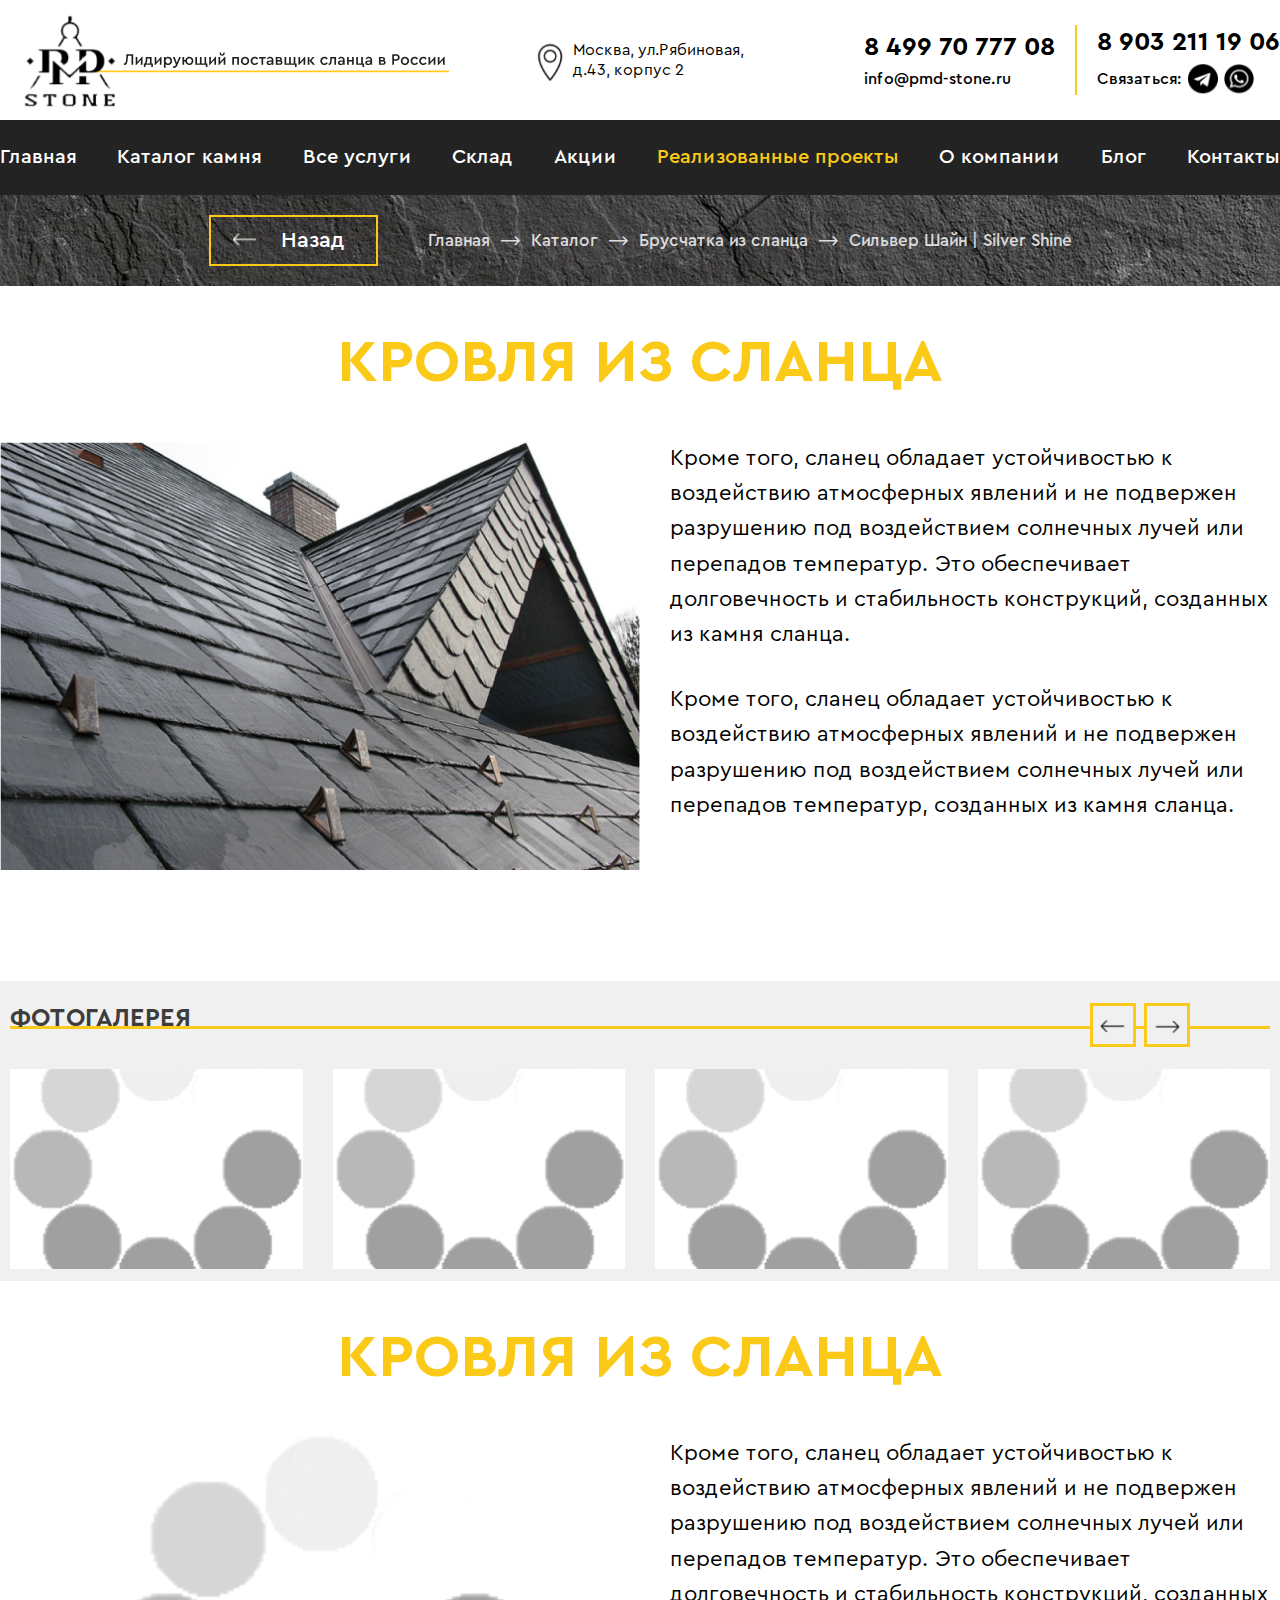
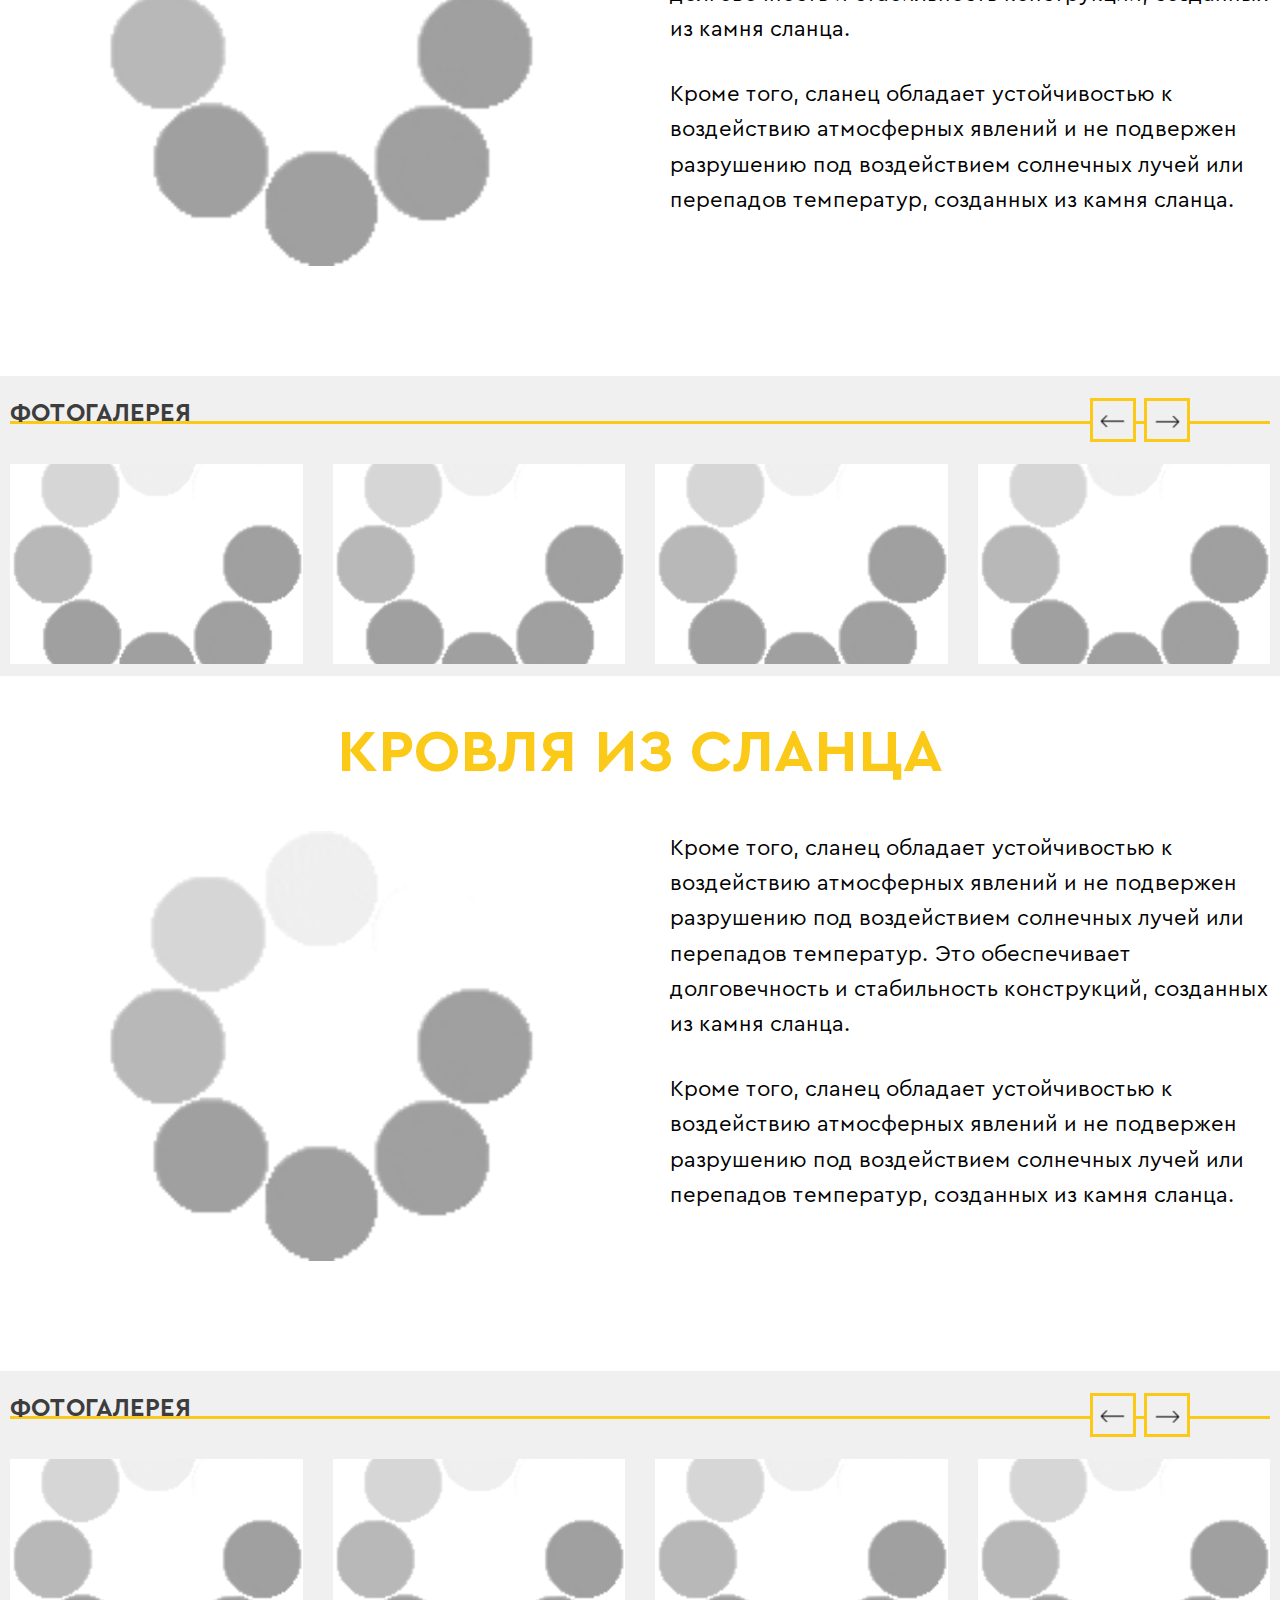
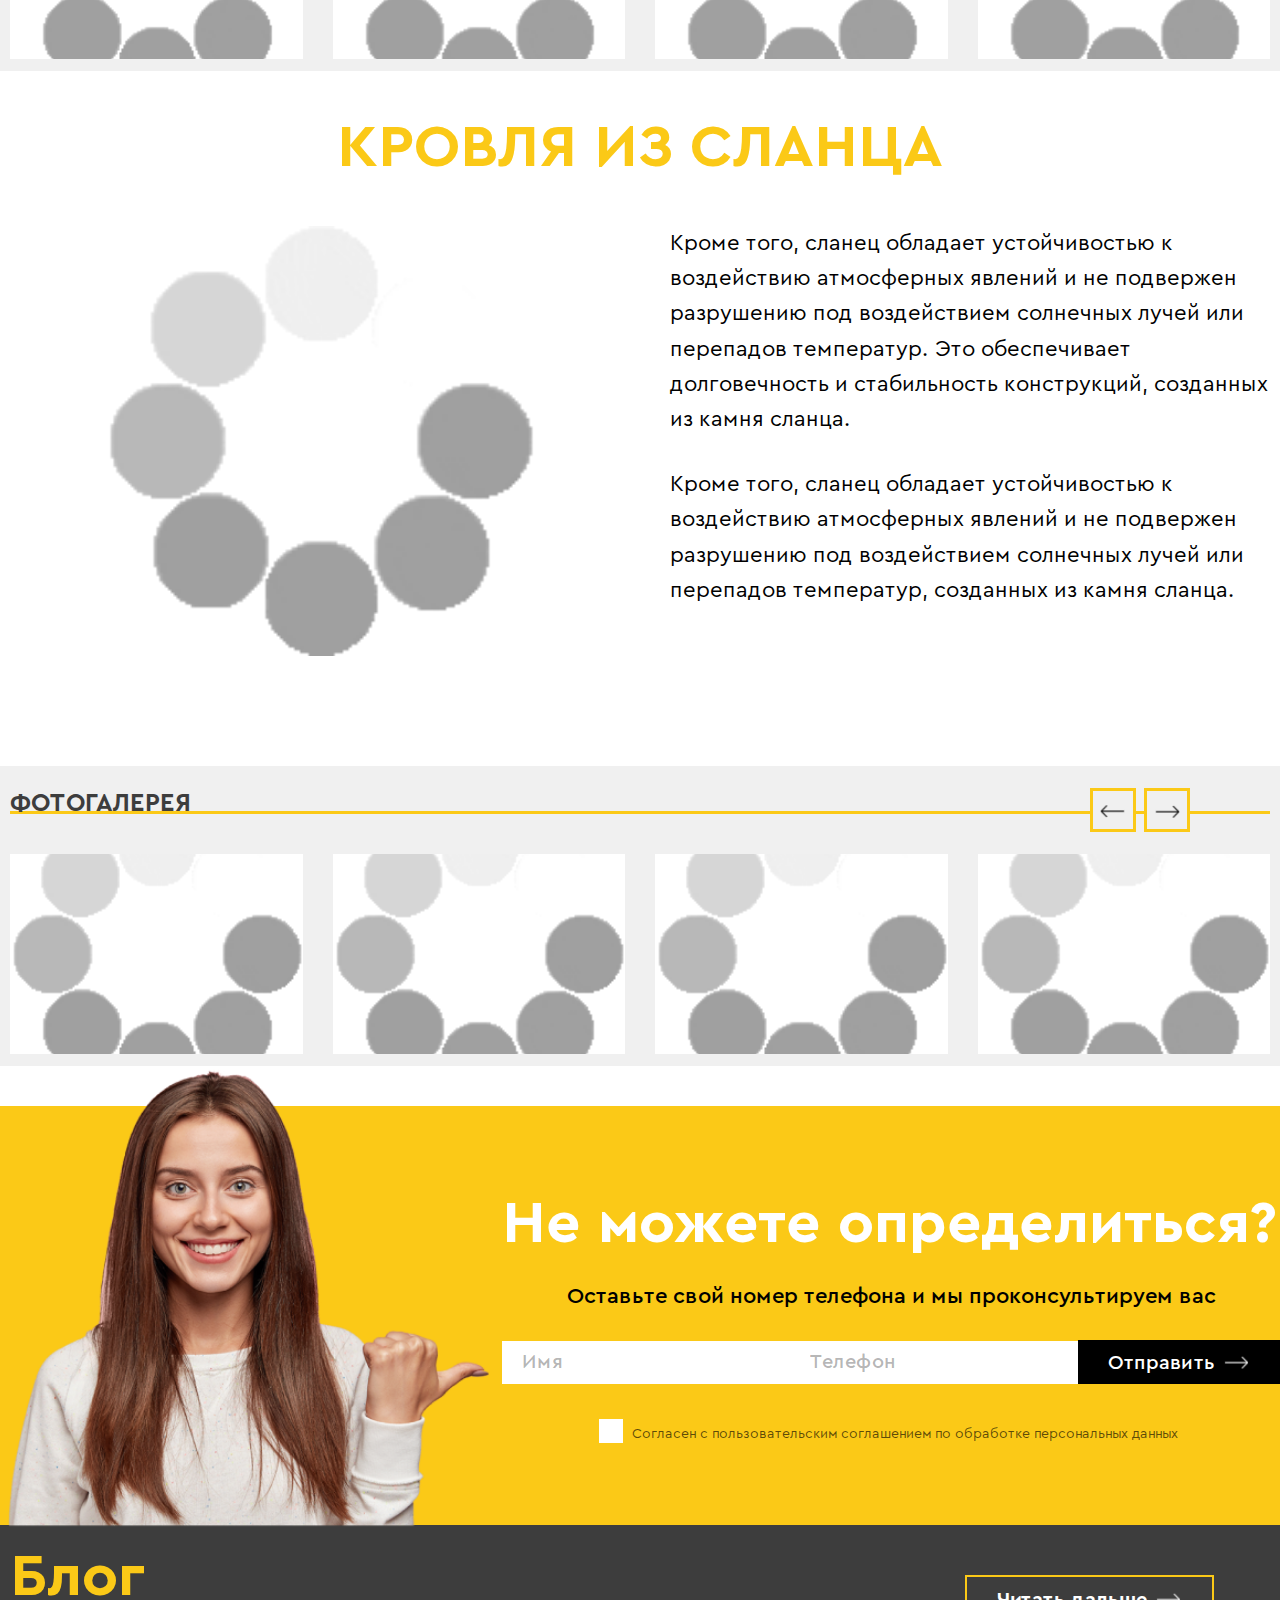
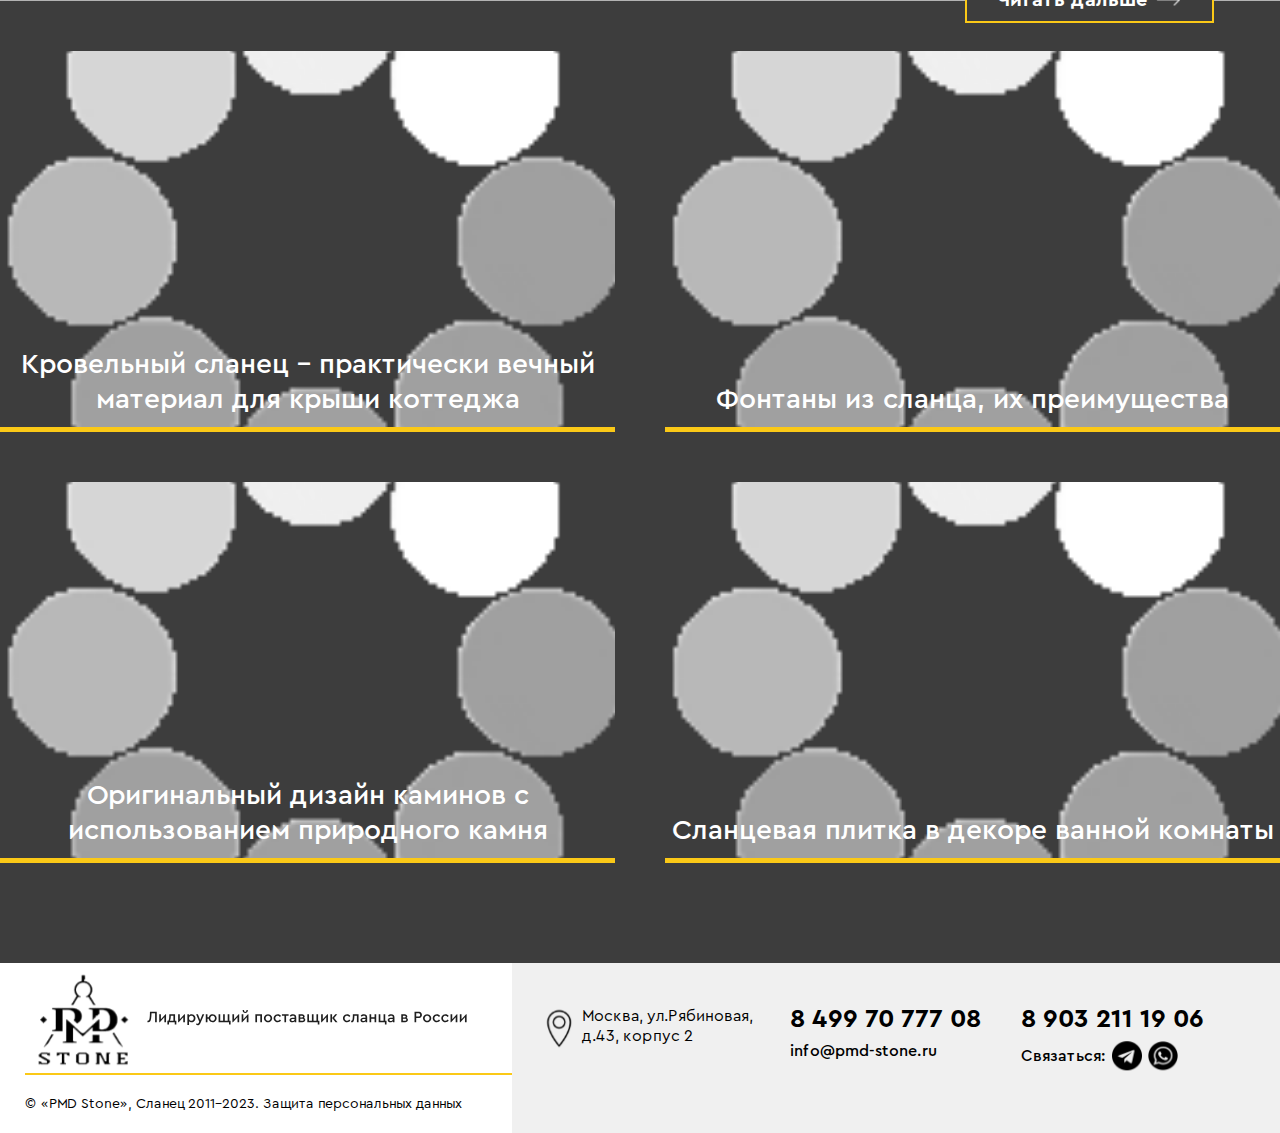
<file: projects.html>
<html lang="en">

<head>
    <meta charset="UTF-8" />
    <meta http-equiv="X-UA-Compatible" content="IE=edge" />
    <meta name="viewport" content="width=device-width, initial-scale=1.0" />
    <link rel="stylesheet" href="https://cdn.jsdelivr.net/npm/swiper@10/swiper-bundle.min.css" />
    <link rel="stylesheet" href="fonts/stylesheet.css" />
    <link rel="stylesheet" href="styles/select.css">
    <link rel="stylesheet" href="styles/mainStyle.css" />
    <title>Реализованные проекты</title>
</head>

<body>
    <div class="body-wrapper page no-filters">
        <header class="header">
            <div class="header-wrapper-description">
                <div class="container">
                    <div class="header__description">
                        <div class="header__logo">
                            <a href="index.html"><img src="img/icons/logo.svg" alt="" /></a>
                        </div>
                        <div class="header__location location" data-da="header-menu-mobile, 3, 994">
                            <p>Москва, ул.Рябиновая, д.43, корпус 2</p>
                        </div>
                        <div class="header__numbers numbers" data-da="header-menu-mobile, 2, 994">
                            <div class="header__number header__number_1 numbers__number_1">
                                <a href="tel:84997077708">8 499 70 777 08</a>
                                <a href="mailto:info@pmd-stone.ru">info@pmd-stone.ru</a>
                            </div>
                            <div class="header__line numbers"></div>
                            <div class="header__number header__number_2 numbers__number_2">
                                <a href="tel:89032111906">8 903 211 19 06</a>
                                <div>
                                    <p>Связаться:</p>
                                    <div>
                                        <a class="header-media-img-wrapper media-img-wrapper" href="#">
                                            <img class="header-media-img media-img" src="img/icons/telegram.svg"
                                                alt="" />
                                            <img class="header-media-img-hover media-img-hover"
                                                src="img/icons/telegram-hover.svg" alt="" />
                                        </a>
                                    </div>
                                    <div>
                                        <a class="header-media-img-wrapper media-img-wrapper" href="#">
                                            <img class="header-media-img media-img" src="img/icons/whatsapp.svg"
                                                alt="" />
                                            <img class="header-media-img-hover media-img-hover"
                                                src="img/icons/whatsapp-hover.svg" alt="" />
                                        </a>
                                    </div>
                                </div>
                            </div>
                        </div>
                        <div class="header__burger">
                            <span></span>
                        </div>
                        <div class="header-menu-mobile"></div>
                    </div>
                </div>
            </div>
            <div class="header-wrapper-menu" data-da="header-menu-mobile, 1, 994">
                <div class="container">
                    <nav class="header__menu">
                        <a href="index.html" class="header__menu-link">Главная</a>
                        <a href="сatalog.html" class="header__menu-link">Каталог камня</a>
                        <a href="#" class="header__menu-link">Все услуги</a>
                        <a href="storage.html" class="header__menu-link">Склад</a>
                        <a href="stocks.html" class="header__menu-link">Акции</a>
                        <a href="projects.html" style="color: #fbc917" class="header__menu-link">Реализованные
                            проекты</a>
                        <a href="about.html" class="header__menu-link">О компании</a>
                        <a href="#" class="header__menu-link">Блог</a>
                        <a href="contacts.html" class="header__menu-link">Контакты</a>
                    </nav>
                </div>
            </div>
        </header>
        <section class="filters">
            <div class="container">
                <div class="filters__body">
                    <div class="filters__navigation">
                        <div class="filters__navigation-btns">
                            <button class="go-back-btn" onclick="window.history.back()">Назад</button>
                            <div class="go-back-btn__bread">
                                <span><a href="index.html">Главная</a></span>
                                <span>⟶</span>
                                <span><a href="сatalog.html">Каталог</a></span>
                                <span>⟶</span>
                                <span><a href="#">Брусчатка из сланца </a></span>
                                <span>⟶</span>
                                <span><a href="#">Сильвер Шайн | Silver Shine</a></span>
                            </div>
                        </div>
                    </div>
                </div>
            </div>
        </section>
        <section class="projects">
            <div class="container">
                <div class="projects__body">
                    <div class="projects__items">
                        <div class="projects__item">
                            <p class="projects__item-title">Кровля из сланца</p>
                            <div class="projects__item-description">
                                <div class="projects__img">
                                    <img src="img/loading.gif" class="lazy-load" data-src="img/house.png" alt="" />
                                </div>
                                <div class="projects__text">
                                    <p>Кроме того, сланец обладает устойчивостью к воздействию атмосферных явлений и не
                                        подвержен разрушению под воздействием солнечных лучей или перепадов температур.
                                        Это обеспечивает долговечность и стабильность конструкций, созданных из камня
                                        сланца.</p>
                                    <p> Кроме того, сланец обладает устойчивостью к воздействию атмосферных явлений и не
                                        подвержен
                                        разрушению под воздействием солнечных лучей или перепадов температур, созданных
                                        из камня
                                        сланца.</p>
                                </div>
                            </div>
                            <div class="projects__item-slider">
                                <div #swiperRef="" class="swiper mySwiper">
                                    <div class="swiper-navigation">
                                        <p class="slider-title">Фотогалерея</p>
                                        <div>
                                            <div class="swiper-button-next">
                                                <img src="img/icons/right-arrow-2.svg" alt="">
                                            </div>
                                            <div class="swiper-button-prev">
                                                <img src="img/icons/right-arrow-2.svg" alt="">
                                            </div>
                                        </div>
                                    </div>
                                    <div class="swiper-wrapper">
                                        <div class="swiper-slide">
                                            <img class="hover-img js-open-modal" data-modal="" src="img/hover-img.png"
                                                alt="">
                                            <div class="modal" data-modal="">
                                                <div class="modal__body">
                                                    <img class="modal__close-btn" src="img/icons/popup-close.svg"
                                                        alt="">
                                                    <div class="modal__img">
                                                        <img src="img/product.png" alt="">
                                                    </div>
                                                </div>
                                            </div>
                                            <img src="img/loading.gif" class="lazy-load slide-img"
                                                data-src="img/product.png" alt="" />
                                        </div>
                                        <div class="swiper-slide">
                                            <img class="hover-img js-open-modal" data-modal="" src="img/hover-img.png"
                                                alt="">
                                            <div class="modal" data-modal="">
                                                <div class="modal__body">
                                                    <img class="modal__close-btn" src="img/icons/popup-close.svg"
                                                        alt="">
                                                    <div class="modal__img">
                                                        <img src="img/product.png" alt="">
                                                    </div>
                                                </div>
                                            </div>
                                            <img src="img/loading.gif" class="lazy-load slide-img"
                                                data-src="img/product.png" alt="" />
                                        </div>
                                        <div class="swiper-slide">
                                            <img class="hover-img js-open-modal" data-modal="" src="img/hover-img.png"
                                                alt="">
                                            <div class="modal" data-modal="">
                                                <div class="modal__body">
                                                    <img class="modal__close-btn" src="img/icons/popup-close.svg"
                                                        alt="">
                                                    <div class="modal__img">
                                                        <img src="img/product.png" alt="">
                                                    </div>
                                                </div>
                                            </div>
                                            <img src="img/loading.gif" class="lazy-load slide-img"
                                                data-src="img/product.png" alt="" />
                                        </div>
                                        <div class="swiper-slide">
                                            <img class="hover-img js-open-modal" data-modal="" src="img/hover-img.png"
                                                alt="">
                                            <div class="modal" data-modal="">
                                                <div class="modal__body">
                                                    <img class="modal__close-btn" src="img/icons/popup-close.svg"
                                                        alt="">
                                                    <div class="modal__img">
                                                        <img src="img/product.png" alt="">
                                                    </div>
                                                </div>
                                            </div>
                                            <img src="img/loading.gif" class="lazy-load slide-img"
                                                data-src="img/product.png" alt="" />
                                        </div>
                                        <div class="swiper-slide">
                                            <img class="hover-img js-open-modal" data-modal="" src="img/hover-img.png"
                                                alt="">
                                            <div class="modal" data-modal="">
                                                <div class="modal__body">
                                                    <img class="modal__close-btn" src="img/icons/popup-close.svg"
                                                        alt="">
                                                    <div class="modal__img">
                                                        <img src="img/product.png" alt="">
                                                    </div>
                                                </div>
                                            </div>
                                            <img src="img/loading.gif" class="lazy-load slide-img"
                                                data-src="img/product.png" alt="" />
                                        </div>
                                        <div class="swiper-slide">
                                            <img class="hover-img js-open-modal" data-modal="" src="img/hover-img.png"
                                                alt="">
                                            <div class="modal" data-modal="">
                                                <div class="modal__body">
                                                    <img class="modal__close-btn" src="img/icons/popup-close.svg"
                                                        alt="">
                                                    <div class="modal__img">
                                                        <img src="img/product.png" alt="">
                                                    </div>
                                                </div>
                                            </div>
                                            <img src="img/loading.gif" class="lazy-load slide-img"
                                                data-src="img/product.png" alt="" />
                                        </div>
                                        <div class="swiper-slide">
                                            <img class="hover-img js-open-modal" data-modal="" src="img/hover-img.png"
                                                alt="">
                                            <div class="modal" data-modal="">
                                                <div class="modal__body">
                                                    <img class="modal__close-btn" src="img/icons/popup-close.svg"
                                                        alt="">
                                                    <div class="modal__img">
                                                        <img src="img/product.png" alt="">
                                                    </div>
                                                </div>
                                            </div>
                                            <img src="img/loading.gif" class="lazy-load slide-img"
                                                data-src="img/product.png" alt="" />
                                        </div>
                                        <div class="swiper-slide">
                                            <img class="hover-img js-open-modal" data-modal="" src="img/hover-img.png"
                                                alt="">
                                            <div class="modal" data-modal="">
                                                <div class="modal__body">
                                                    <img class="modal__close-btn" src="img/icons/popup-close.svg"
                                                        alt="">
                                                    <div class="modal__img">
                                                        <img src="img/product.png" alt="">
                                                    </div>
                                                </div>
                                            </div>
                                            <img src="img/loading.gif" class="lazy-load slide-img"
                                                data-src="img/product.png" alt="" />
                                        </div>
                                    </div>
                                    <div class="swiper-pagination"></div>
                                </div>
                            </div>
                        </div>
                        <div class="projects__item">
                            <p class="projects__item-title">Кровля из сланца</p>
                            <div class="projects__item-description">
                                <div class="projects__img"><img src="img/loading.gif" class="lazy-load"
                                        data-src="img/house.png" alt="" /></div>
                                <div class="projects__text">
                                    <p>Кроме того, сланец обладает устойчивостью к воздействию атмосферных явлений и не
                                        подвержен разрушению под воздействием солнечных лучей или перепадов температур.
                                        Это обеспечивает долговечность и стабильность конструкций, созданных из камня
                                        сланца.</p>
                                    <p> Кроме того, сланец обладает устойчивостью к воздействию атмосферных явлений и не
                                        подвержен
                                        разрушению под воздействием солнечных лучей или перепадов температур, созданных
                                        из камня
                                        сланца.</p>
                                </div>
                            </div>
                            <div class="projects__item-slider">
                                <div #swiperRef="" class="swiper mySwiper">
                                    <div class="swiper-navigation">
                                        <p class="slider-title">Фотогалерея</p>
                                        <div>
                                            <div class="swiper-button-next">
                                                <img src="img/icons/right-arrow-2.svg" alt="">
                                            </div>
                                            <div class="swiper-button-prev">
                                                <img src="img/icons/right-arrow-2.svg" alt="">
                                            </div>
                                        </div>
                                    </div>
                                    <div class="swiper-wrapper">
                                        <div class="swiper-slide">
                                            <img class="hover-img js-open-modal" data-modal="" src="img/hover-img.png"
                                                alt="">
                                            <div class="modal" data-modal="">
                                                <div class="modal__body">
                                                    <img class="modal__close-btn" src="img/icons/popup-close.svg"
                                                        alt="">
                                                    <div class="modal__img">
                                                        <img src="img/product.png" alt="">
                                                    </div>
                                                </div>
                                            </div>
                                            <img src="img/loading.gif" class="lazy-load slide-img"
                                                data-src="img/product.png" alt="" />
                                        </div>
                                        <div class="swiper-slide">
                                            <img class="hover-img js-open-modal" data-modal="" src="img/hover-img.png"
                                                alt="">
                                            <div class="modal" data-modal="">
                                                <div class="modal__body">
                                                    <img class="modal__close-btn" src="img/icons/popup-close.svg"
                                                        alt="">
                                                    <div class="modal__img">
                                                        <img src="img/product.png" alt="">
                                                    </div>
                                                </div>
                                            </div>
                                            <img src="img/loading.gif" class="lazy-load slide-img"
                                                data-src="img/product.png" alt="" />
                                        </div>
                                        <div class="swiper-slide">
                                            <img class="hover-img js-open-modal" data-modal="" src="img/hover-img.png"
                                                alt="">
                                            <div class="modal" data-modal="">
                                                <div class="modal__body">
                                                    <img class="modal__close-btn" src="img/icons/popup-close.svg"
                                                        alt="">
                                                    <div class="modal__img">
                                                        <img src="img/product.png" alt="">
                                                    </div>
                                                </div>
                                            </div>
                                            <img src="img/loading.gif" class="lazy-load slide-img"
                                                data-src="img/product.png" alt="" />
                                        </div>
                                        <div class="swiper-slide">
                                            <img class="hover-img js-open-modal" data-modal="" src="img/hover-img.png"
                                                alt="">
                                            <div class="modal" data-modal="">
                                                <div class="modal__body">
                                                    <img class="modal__close-btn" src="img/icons/popup-close.svg"
                                                        alt="">
                                                    <div class="modal__img">
                                                        <img src="img/product.png" alt="">
                                                    </div>
                                                </div>
                                            </div>
                                            <img src="img/loading.gif" class="lazy-load slide-img"
                                                data-src="img/product.png" alt="" />
                                        </div>
                                        <div class="swiper-slide">
                                            <img class="hover-img js-open-modal" data-modal="" src="img/hover-img.png"
                                                alt="">
                                            <div class="modal" data-modal="">
                                                <div class="modal__body">
                                                    <img class="modal__close-btn" src="img/icons/popup-close.svg"
                                                        alt="">
                                                    <div class="modal__img">
                                                        <img src="img/product.png" alt="">
                                                    </div>
                                                </div>
                                            </div>
                                            <img src="img/loading.gif" class="lazy-load slide-img"
                                                data-src="img/product.png" alt="" />
                                        </div>
                                        <div class="swiper-slide">
                                            <img class="hover-img js-open-modal" data-modal="" src="img/hover-img.png"
                                                alt="">
                                            <div class="modal" data-modal="">
                                                <div class="modal__body">
                                                    <img class="modal__close-btn" src="img/icons/popup-close.svg"
                                                        alt="">
                                                    <div class="modal__img">
                                                        <img src="img/product.png" alt="">
                                                    </div>
                                                </div>
                                            </div>
                                            <img src="img/loading.gif" class="lazy-load slide-img"
                                                data-src="img/product.png" alt="" />
                                        </div>
                                        <div class="swiper-slide">
                                            <img class="hover-img js-open-modal" data-modal="" src="img/hover-img.png"
                                                alt="">
                                            <div class="modal" data-modal="">
                                                <div class="modal__body">
                                                    <img class="modal__close-btn" src="img/icons/popup-close.svg"
                                                        alt="">
                                                    <div class="modal__img">
                                                        <img src="img/product.png" alt="">
                                                    </div>
                                                </div>
                                            </div>
                                            <img src="img/loading.gif" class="lazy-load slide-img"
                                                data-src="img/product.png" alt="" />
                                        </div>
                                        <div class="swiper-slide">
                                            <img class="hover-img js-open-modal" data-modal="" src="img/hover-img.png"
                                                alt="">
                                            <div class="modal" data-modal="">
                                                <div class="modal__body">
                                                    <img class="modal__close-btn" src="img/icons/popup-close.svg"
                                                        alt="">
                                                    <div class="modal__img">
                                                        <img src="img/product.png" alt="">
                                                    </div>
                                                </div>
                                            </div>
                                            <img src="img/loading.gif" class="lazy-load slide-img"
                                                data-src="img/product.png" alt="" />
                                        </div>
                                    </div>
                                    <div class="swiper-pagination"></div>
                                </div>
                            </div>
                        </div>
                        <div class="projects__item">
                            <p class="projects__item-title">Кровля из сланца</p>
                            <div class="projects__item-description">
                                <div class="projects__img"><img src="img/loading.gif" class="lazy-load"
                                        data-src="img/house.png" alt="" /></div>
                                <div class="projects__text">
                                    <p>Кроме того, сланец обладает устойчивостью к воздействию атмосферных явлений и не
                                        подвержен разрушению под воздействием солнечных лучей или перепадов температур.
                                        Это обеспечивает долговечность и стабильность конструкций, созданных из камня
                                        сланца.</p>
                                    <p> Кроме того, сланец обладает устойчивостью к воздействию атмосферных явлений и не
                                        подвержен
                                        разрушению под воздействием солнечных лучей или перепадов температур, созданных
                                        из камня
                                        сланца.</p>
                                </div>
                            </div>
                            <div class="projects__item-slider">
                                <div #swiperRef="" class="swiper mySwiper">
                                    <div class="swiper-navigation">
                                        <p class="slider-title">Фотогалерея</p>
                                        <div>
                                            <div class="swiper-button-next">
                                                <img src="img/icons/right-arrow-2.svg" alt="">
                                            </div>
                                            <div class="swiper-button-prev">
                                                <img src="img/icons/right-arrow-2.svg" alt="">
                                            </div>
                                        </div>
                                    </div>
                                    <div class="swiper-wrapper">
                                        <div class="swiper-slide">
                                            <img class="hover-img js-open-modal" data-modal="" src="img/hover-img.png"
                                                alt="">
                                            <div class="modal" data-modal="">
                                                <div class="modal__body">
                                                    <img class="modal__close-btn" src="img/icons/popup-close.svg"
                                                        alt="">
                                                    <div class="modal__img">
                                                        <img src="img/product.png" alt="">
                                                    </div>
                                                </div>
                                            </div>
                                            <img src="img/loading.gif" class="lazy-load slide-img"
                                                data-src="img/product.png" alt="" />
                                        </div>
                                        <div class="swiper-slide">
                                            <img class="hover-img js-open-modal" data-modal="" src="img/hover-img.png"
                                                alt="">
                                            <div class="modal" data-modal="">
                                                <div class="modal__body">
                                                    <img class="modal__close-btn" src="img/icons/popup-close.svg"
                                                        alt="">
                                                    <div class="modal__img">
                                                        <img src="img/product.png" alt="">
                                                    </div>
                                                </div>
                                            </div>
                                            <img src="img/loading.gif" class="lazy-load slide-img"
                                                data-src="img/product.png" alt="" />
                                        </div>
                                        <div class="swiper-slide">
                                            <img class="hover-img js-open-modal" data-modal="" src="img/hover-img.png"
                                                alt="">
                                            <div class="modal" data-modal="">
                                                <div class="modal__body">
                                                    <img class="modal__close-btn" src="img/icons/popup-close.svg"
                                                        alt="">
                                                    <div class="modal__img">
                                                        <img src="img/product.png" alt="">
                                                    </div>
                                                </div>
                                            </div>
                                            <img src="img/loading.gif" class="lazy-load slide-img"
                                                data-src="img/product.png" alt="" />
                                        </div>
                                        <div class="swiper-slide">
                                            <img class="hover-img js-open-modal" data-modal="" src="img/hover-img.png"
                                                alt="">
                                            <div class="modal" data-modal="">
                                                <div class="modal__body">
                                                    <img class="modal__close-btn" src="img/icons/popup-close.svg"
                                                        alt="">
                                                    <div class="modal__img">
                                                        <img src="img/product.png" alt="">
                                                    </div>
                                                </div>
                                            </div>
                                            <img src="img/loading.gif" class="lazy-load slide-img"
                                                data-src="img/product.png" alt="" />
                                        </div>
                                        <div class="swiper-slide">
                                            <img class="hover-img js-open-modal" data-modal="" src="img/hover-img.png"
                                                alt="">
                                            <div class="modal" data-modal="">
                                                <div class="modal__body">
                                                    <img class="modal__close-btn" src="img/icons/popup-close.svg"
                                                        alt="">
                                                    <div class="modal__img">
                                                        <img src="img/product.png" alt="">
                                                    </div>
                                                </div>
                                            </div>
                                            <img src="img/loading.gif" class="lazy-load slide-img"
                                                data-src="img/product.png" alt="" />
                                        </div>
                                        <div class="swiper-slide">
                                            <img class="hover-img js-open-modal" data-modal="" src="img/hover-img.png"
                                                alt="">
                                            <div class="modal" data-modal="">
                                                <div class="modal__body">
                                                    <img class="modal__close-btn" src="img/icons/popup-close.svg"
                                                        alt="">
                                                    <div class="modal__img">
                                                        <img src="img/product.png" alt="">
                                                    </div>
                                                </div>
                                            </div>
                                            <img src="img/loading.gif" class="lazy-load slide-img"
                                                data-src="img/product.png" alt="" />
                                        </div>
                                        <div class="swiper-slide">
                                            <img class="hover-img js-open-modal" data-modal="" src="img/hover-img.png"
                                                alt="">
                                            <div class="modal" data-modal="">
                                                <div class="modal__body">
                                                    <img class="modal__close-btn" src="img/icons/popup-close.svg"
                                                        alt="">
                                                    <div class="modal__img">
                                                        <img src="img/product.png" alt="">
                                                    </div>
                                                </div>
                                            </div>
                                            <img src="img/loading.gif" class="lazy-load slide-img"
                                                data-src="img/product.png" alt="" />
                                        </div>
                                        <div class="swiper-slide">
                                            <img class="hover-img js-open-modal" data-modal="" src="img/hover-img.png"
                                                alt="">
                                            <div class="modal" data-modal="">
                                                <div class="modal__body">
                                                    <img class="modal__close-btn" src="img/icons/popup-close.svg"
                                                        alt="">
                                                    <div class="modal__img">
                                                        <img src="img/product.png" alt="">
                                                    </div>
                                                </div>
                                            </div>
                                            <img src="img/loading.gif" class="lazy-load slide-img"
                                                data-src="img/product.png" alt="" />
                                        </div>
                                    </div>
                                    <div class="swiper-pagination"></div>
                                </div>
                            </div>
                        </div>
                        <div class="projects__item">
                            <p class="projects__item-title">Кровля из сланца</p>
                            <div class="projects__item-description">
                                <div class="projects__img"><img src="img/loading.gif" class="lazy-load"
                                        data-src="img/house.png" alt="" /></div>
                                <div class="projects__text">
                                    <p>Кроме того, сланец обладает устойчивостью к воздействию атмосферных явлений и не
                                        подвержен разрушению под воздействием солнечных лучей или перепадов температур.
                                        Это обеспечивает долговечность и стабильность конструкций, созданных из камня
                                        сланца.</p>
                                    <p> Кроме того, сланец обладает устойчивостью к воздействию атмосферных явлений и не
                                        подвержен
                                        разрушению под воздействием солнечных лучей или перепадов температур, созданных
                                        из камня
                                        сланца.</p>
                                </div>
                            </div>
                            <div class="projects__item-slider">
                                <div #swiperRef="" class="swiper mySwiper">
                                    <div class="swiper-navigation">
                                        <p class="slider-title">Фотогалерея</p>
                                        <div>
                                            <div class="swiper-button-next">
                                                <img src="img/icons/right-arrow-2.svg" alt="">
                                            </div>
                                            <div class="swiper-button-prev">
                                                <img src="img/icons/right-arrow-2.svg" alt="">
                                            </div>
                                        </div>
                                    </div>
                                    <div class="swiper-wrapper">
                                        <div class="swiper-slide">
                                            <img class="hover-img js-open-modal" data-modal="" src="img/hover-img.png"
                                                alt="">
                                            <div class="modal" data-modal="">
                                                <div class="modal__body">
                                                    <img class="modal__close-btn" src="img/icons/popup-close.svg"
                                                        alt="">
                                                    <div class="modal__img">
                                                        <img src="img/product.png" alt="">
                                                    </div>
                                                </div>
                                            </div>
                                            <img src="img/loading.gif" class="lazy-load slide-img"
                                                data-src="img/product.png" alt="" />
                                        </div>
                                        <div class="swiper-slide">
                                            <img class="hover-img js-open-modal" data-modal="" src="img/hover-img.png"
                                                alt="">
                                            <div class="modal" data-modal="">
                                                <div class="modal__body">
                                                    <img class="modal__close-btn" src="img/icons/popup-close.svg"
                                                        alt="">
                                                    <div class="modal__img">
                                                        <img src="img/product.png" alt="">
                                                    </div>
                                                </div>
                                            </div>
                                            <img src="img/loading.gif" class="lazy-load slide-img"
                                                data-src="img/product.png" alt="" />
                                        </div>
                                        <div class="swiper-slide">
                                            <img class="hover-img js-open-modal" data-modal="" src="img/hover-img.png"
                                                alt="">
                                            <div class="modal" data-modal="">
                                                <div class="modal__body">
                                                    <img class="modal__close-btn" src="img/icons/popup-close.svg"
                                                        alt="">
                                                    <div class="modal__img">
                                                        <img src="img/product.png" alt="">
                                                    </div>
                                                </div>
                                            </div>
                                            <img src="img/loading.gif" class="lazy-load slide-img"
                                                data-src="img/product.png" alt="" />
                                        </div>
                                        <div class="swiper-slide">
                                            <img class="hover-img js-open-modal" data-modal="" src="img/hover-img.png"
                                                alt="">
                                            <div class="modal" data-modal="">
                                                <div class="modal__body">
                                                    <img class="modal__close-btn" src="img/icons/popup-close.svg"
                                                        alt="">
                                                    <div class="modal__img">
                                                        <img src="img/product.png" alt="">
                                                    </div>
                                                </div>
                                            </div>
                                            <img src="img/loading.gif" class="lazy-load slide-img"
                                                data-src="img/product.png" alt="" />
                                        </div>
                                        <div class="swiper-slide">
                                            <img class="hover-img js-open-modal" data-modal="" src="img/hover-img.png"
                                                alt="">
                                            <div class="modal" data-modal="">
                                                <div class="modal__body">
                                                    <img class="modal__close-btn" src="img/icons/popup-close.svg"
                                                        alt="">
                                                    <div class="modal__img">
                                                        <img src="img/product.png" alt="">
                                                    </div>
                                                </div>
                                            </div>
                                            <img src="img/loading.gif" class="lazy-load slide-img"
                                                data-src="img/product.png" alt="" />
                                        </div>
                                        <div class="swiper-slide">
                                            <img class="hover-img js-open-modal" data-modal="" src="img/hover-img.png"
                                                alt="">
                                            <div class="modal" data-modal="">
                                                <div class="modal__body">
                                                    <img class="modal__close-btn" src="img/icons/popup-close.svg"
                                                        alt="">
                                                    <div class="modal__img">
                                                        <img src="img/product.png" alt="">
                                                    </div>
                                                </div>
                                            </div>
                                            <img src="img/loading.gif" class="lazy-load slide-img"
                                                data-src="img/product.png" alt="" />
                                        </div>
                                        <div class="swiper-slide">
                                            <img class="hover-img js-open-modal" data-modal="" src="img/hover-img.png"
                                                alt="">
                                            <div class="modal" data-modal="">
                                                <div class="modal__body">
                                                    <img class="modal__close-btn" src="img/icons/popup-close.svg"
                                                        alt="">
                                                    <div class="modal__img">
                                                        <img src="img/product.png" alt="">
                                                    </div>
                                                </div>
                                            </div>
                                            <img src="img/loading.gif" class="lazy-load slide-img"
                                                data-src="img/product.png" alt="" />
                                        </div>
                                        <div class="swiper-slide">
                                            <img class="hover-img js-open-modal" data-modal="" src="img/hover-img.png"
                                                alt="">
                                            <div class="modal" data-modal="">
                                                <div class="modal__body">
                                                    <img class="modal__close-btn" src="img/icons/popup-close.svg"
                                                        alt="">
                                                    <div class="modal__img">
                                                        <img src="img/product.png" alt="">
                                                    </div>
                                                </div>
                                            </div>
                                            <img src="img/loading.gif" class="lazy-load slide-img"
                                                data-src="img/product.png" alt="" />
                                        </div>
                                    </div>
                                    <div class="swiper-pagination"></div>
                                </div>
                            </div>
                        </div>
                    </div>
                </div>
            </div>
        </section>
        <section class="form">
            <div class="container">
                <div class="form__body">
                    <div class="form__img"><img src="img/mailW.png" alt="" /></div>
                    <div class="form__description">
                        <p class="form__title">Не можете определиться?</p>
                        <div class="form__text">
                            <p>Оставьте свой номер телефона и мы проконсультируем вас</p>
                        </div>
                        <form action="#" id="form1" class="form__form">
                            <div class="form__items">
                                <div class="form__item">
                                    <input type="text" required placeholder="Имя" />
                                </div>
                                <div class="form__item">
                                    <input type="tel" value="" class="tel" required placeholder="Телефон" />
                                </div>
                                <div class="form__item">
                                    <button type="submit">Отправить</button>
                                </div>
                            </div>
                            <div class="form__check">
                                <input id="form__checkbox" type="checkbox" />
                                <label for="form__checkbox">
                                    <span>Cогласен с пользовательским соглашением по обработке
                                        персональных данных</span>
                                </label>
                            </div>
                        </form>
                    </div>
                </div>
            </div>
        </section>
        <section class="articles">
            <div class="container">
                <div class="articles__body">
                    <div class="articles__description">
                        <p>Блог</p>
                        <a href="#">Читать дальше</a>
                    </div>
                    <div class="articles__items">
                        <div class="articles__item anim-block__item">
                            <div class="articles__item-img anim-block__item-img">
                                <img src="img/loading.gif" class="lazy-load" data-src="img/banner.png" alt="" />
                                <p class="articles__item-text-prew anim-block__item-text-prew">
                                    Кровельный сланец – практически вечный материал для крыши
                                    коттеджа
                                </p>
                            </div>
                            <div class="articles__item-text anim-block__item-text">
                                <p>
                                    Кровельный сланец – практически вечный материал для крыши
                                    коттеджа
                                </p>
                                <a href="#">Подробнее</a>
                            </div>
                        </div>
                        <div class="articles__item anim-block__item">
                            <div class="articles__item-img anim-block__item-img">
                                <img src="img/loading.gif" class="lazy-load" data-src="img/banner.png" alt="" />
                                <p class="articles__item-text-prew anim-block__item-text-prew">
                                    Фонтаны из сланца, их преимущества
                                </p>
                            </div>
                            <div class="articles__item-text anim-block__item-text">
                                <p>
                                    Фонтаны из сланца, их преимущества
                                </p>
                                <a href="#">Подробнее</a>
                            </div>
                        </div>
                        <div class="articles__item anim-block__item">
                            <div class="articles__item-img anim-block__item-img">
                                <img src="img/loading.gif" class="lazy-load" data-src="img/banner.png" alt="" />
                                <p class="articles__item-text-prew anim-block__item-text-prew">
                                    Оригинальный дизайн каминов с использованием природного камня
                                </p>
                            </div>
                            <div class="articles__item-text anim-block__item-text">
                                <p>
                                    Оригинальный дизайн каминов с использованием природного камня
                                </p>
                                <a href="#">Подробнее</a>
                            </div>
                        </div>
                        <div class="articles__item anim-block__item">
                            <div class="articles__item-img anim-block__item-img">
                                <img src="img/loading.gif" class="lazy-load" data-src="img/banner.png" alt="" />
                                <p class="articles__item-text-prew anim-block__item-text-prew">
                                    ​Сланцевая плитка в декоре ванной комнаты
                                </p>
                            </div>
                            <div class="articles__item-text anim-block__item-text">
                                <p>
                                    ​Сланцевая плитка в декоре ванной комнаты
                                </p>
                                <a href="#">Подробнее</a>
                            </div>
                        </div>
                    </div>
                </div>
            </div>
        </section>
        <footer class="footer">
            <div class="footer__body">
                <div class="footer__logo-wrapper">
                    <div class="footer__logo">
                        <a href="#"><img src="img/icons/logo-2.svg" alt="" /></a>
                    </div>
                    <p class="footer__logo-text">
                        © «PMD Stone», Сланец 2011-2023. Защита персональных данных
                    </p>
                </div>
                <div class="footer__description">
                    <div class="footer__location location">
                        <p>Москва, ул.Рябиновая, д.43, корпус 2</p>
                    </div>
                    <div class="footer__numbers numbers">
                        <div class="footer__number footer__number_1 numbers__number_1">
                            <a href="tel:84997077708">8 499 70 777 08</a>
                            <a href="mailto:info@pmd-stone.ru">info@pmd-stone.ru</a>
                        </div>
                        <div class="footer__number footer__number_2 numbers__number_2">
                            <a href="tel:89032111906">8 903 211 19 06</a>
                            <div>
                                <p>Связаться:</p>
                                <div>
                                    <a class="header-media-img-wrapper media-img-wrapper" href="#">
                                        <img class="header-media-img media-img" src="img/icons/telegram.svg" alt="" />
                                        <img class="header-media-img-hover media-img-hover"
                                            src="img/icons/telegram-hover.svg" alt="" />
                                    </a>
                                </div>
                                <div>
                                    <a class="header-media-img-wrapper media-img-wrapper" href="#">
                                        <img class="header-media-img media-img" src="img/icons/whatsapp.svg" alt="" />
                                        <img class="header-media-img-hover media-img-hover"
                                            src="img/icons/whatsapp-hover.svg" alt="" />
                                    </a>
                                </div>
                            </div>
                        </div>
                    </div>
                </div>
            </div>
        </footer>
    </div>
    <script src="https://cdn.jsdelivr.net/npm/swiper@10/swiper-bundle.min.js"></script>
    <script src="js/less.min.js"></script>
    <script src="js/DynamicAdaptive.js"></script>
    <script src="js/select.js"></script>
    <script src="js/mainScript.js"></script>
</body>

</html>
</file>
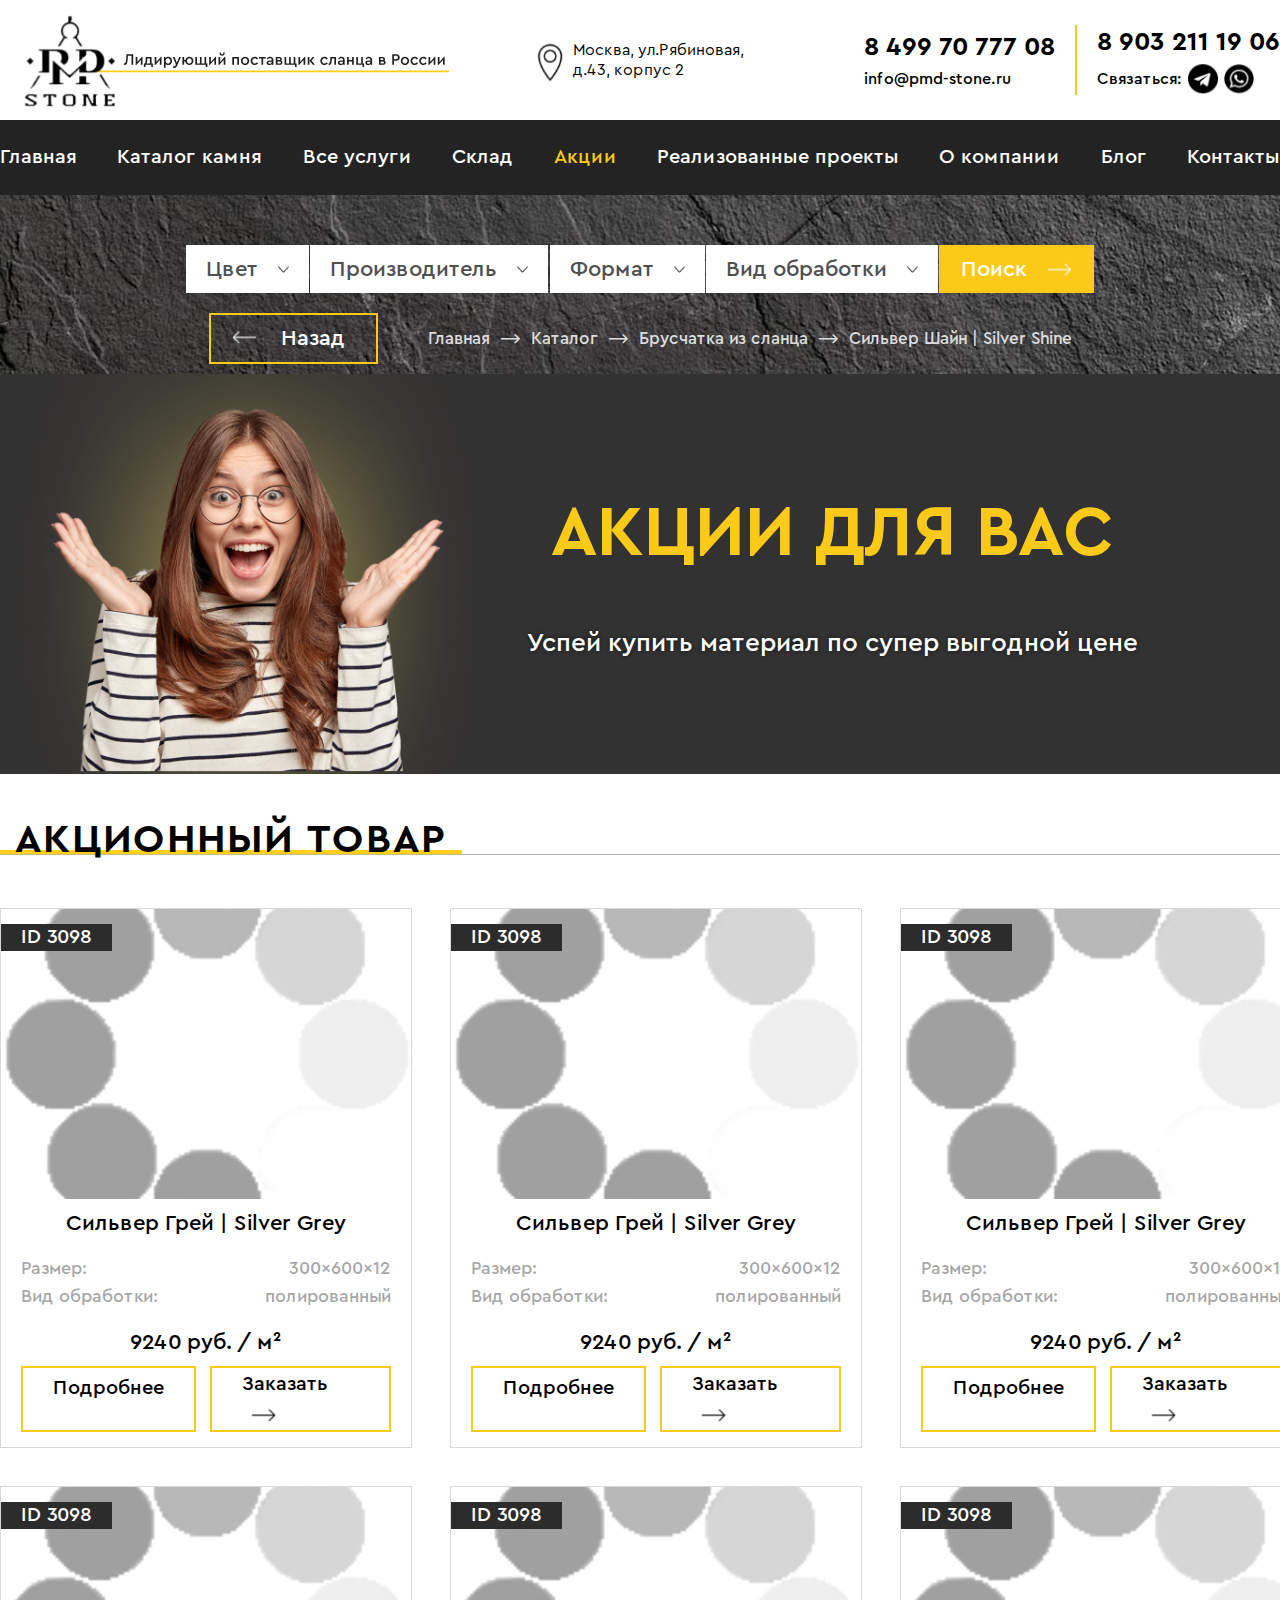
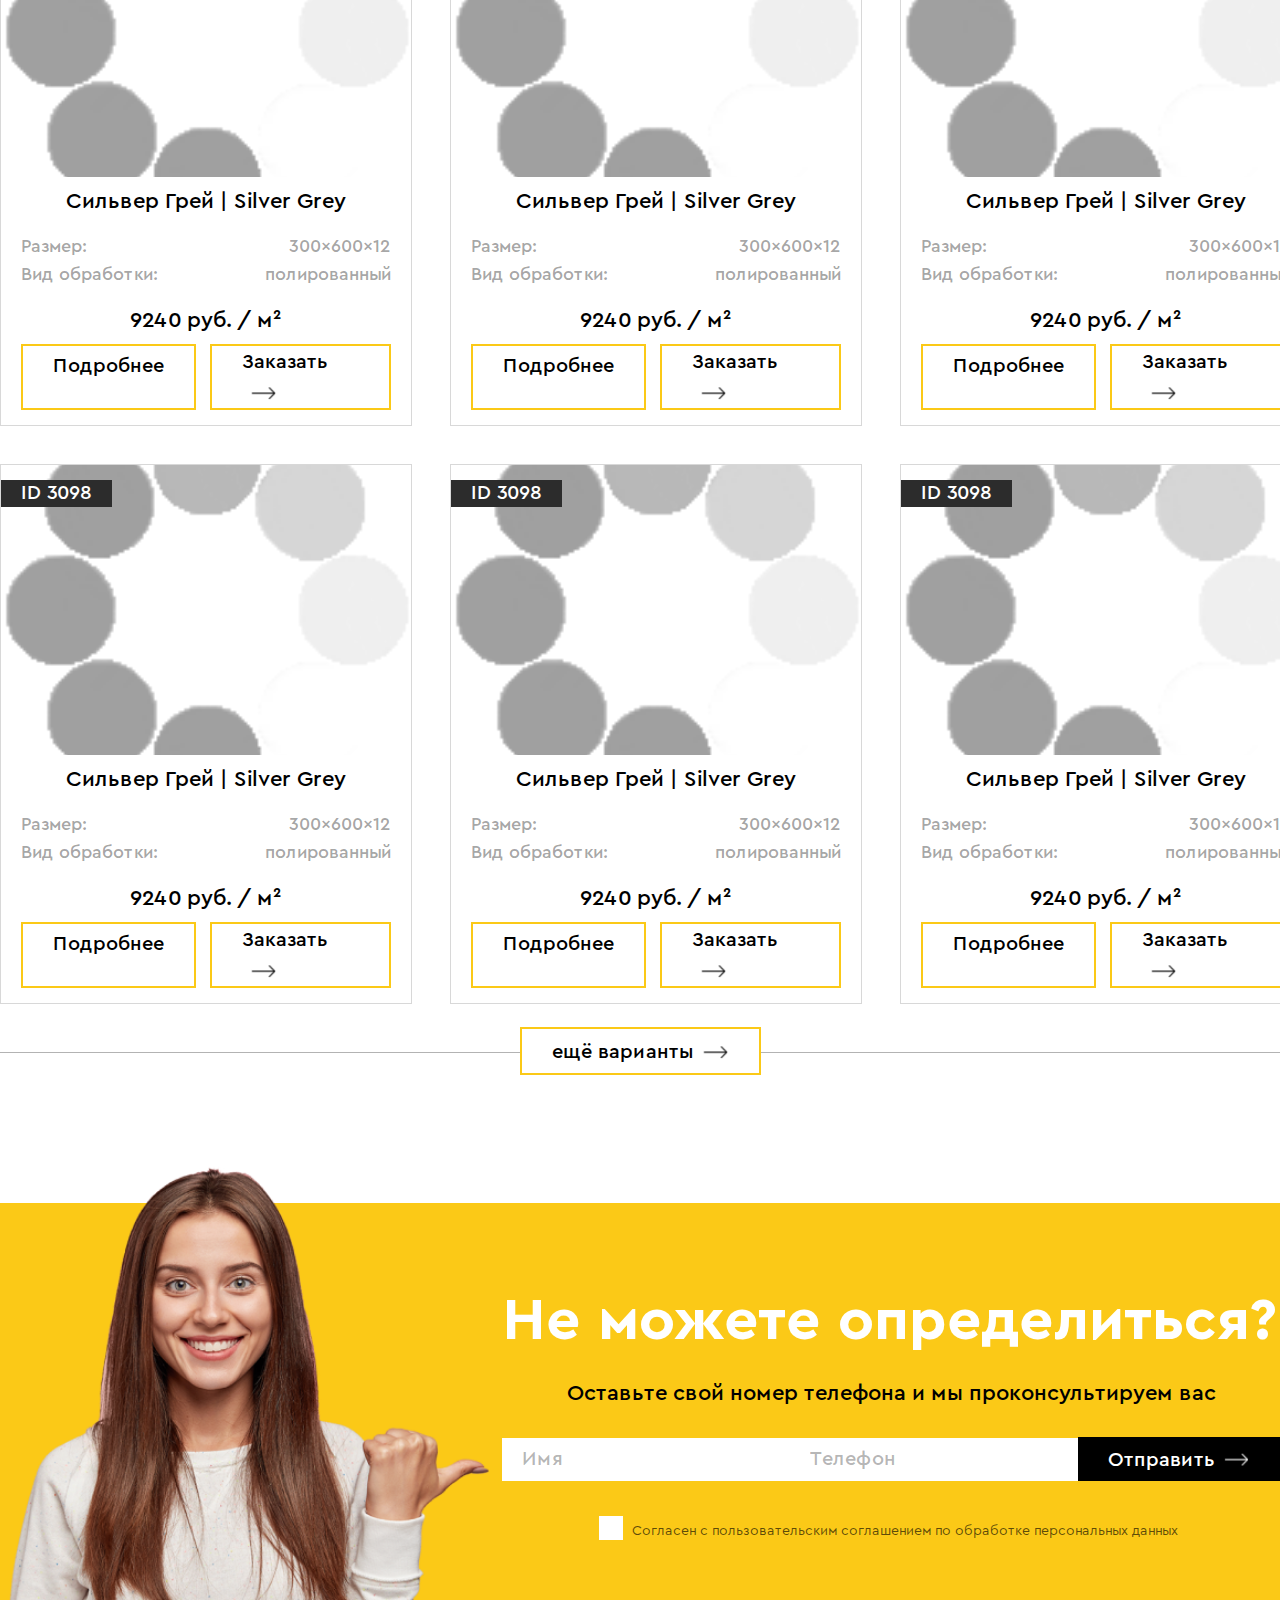
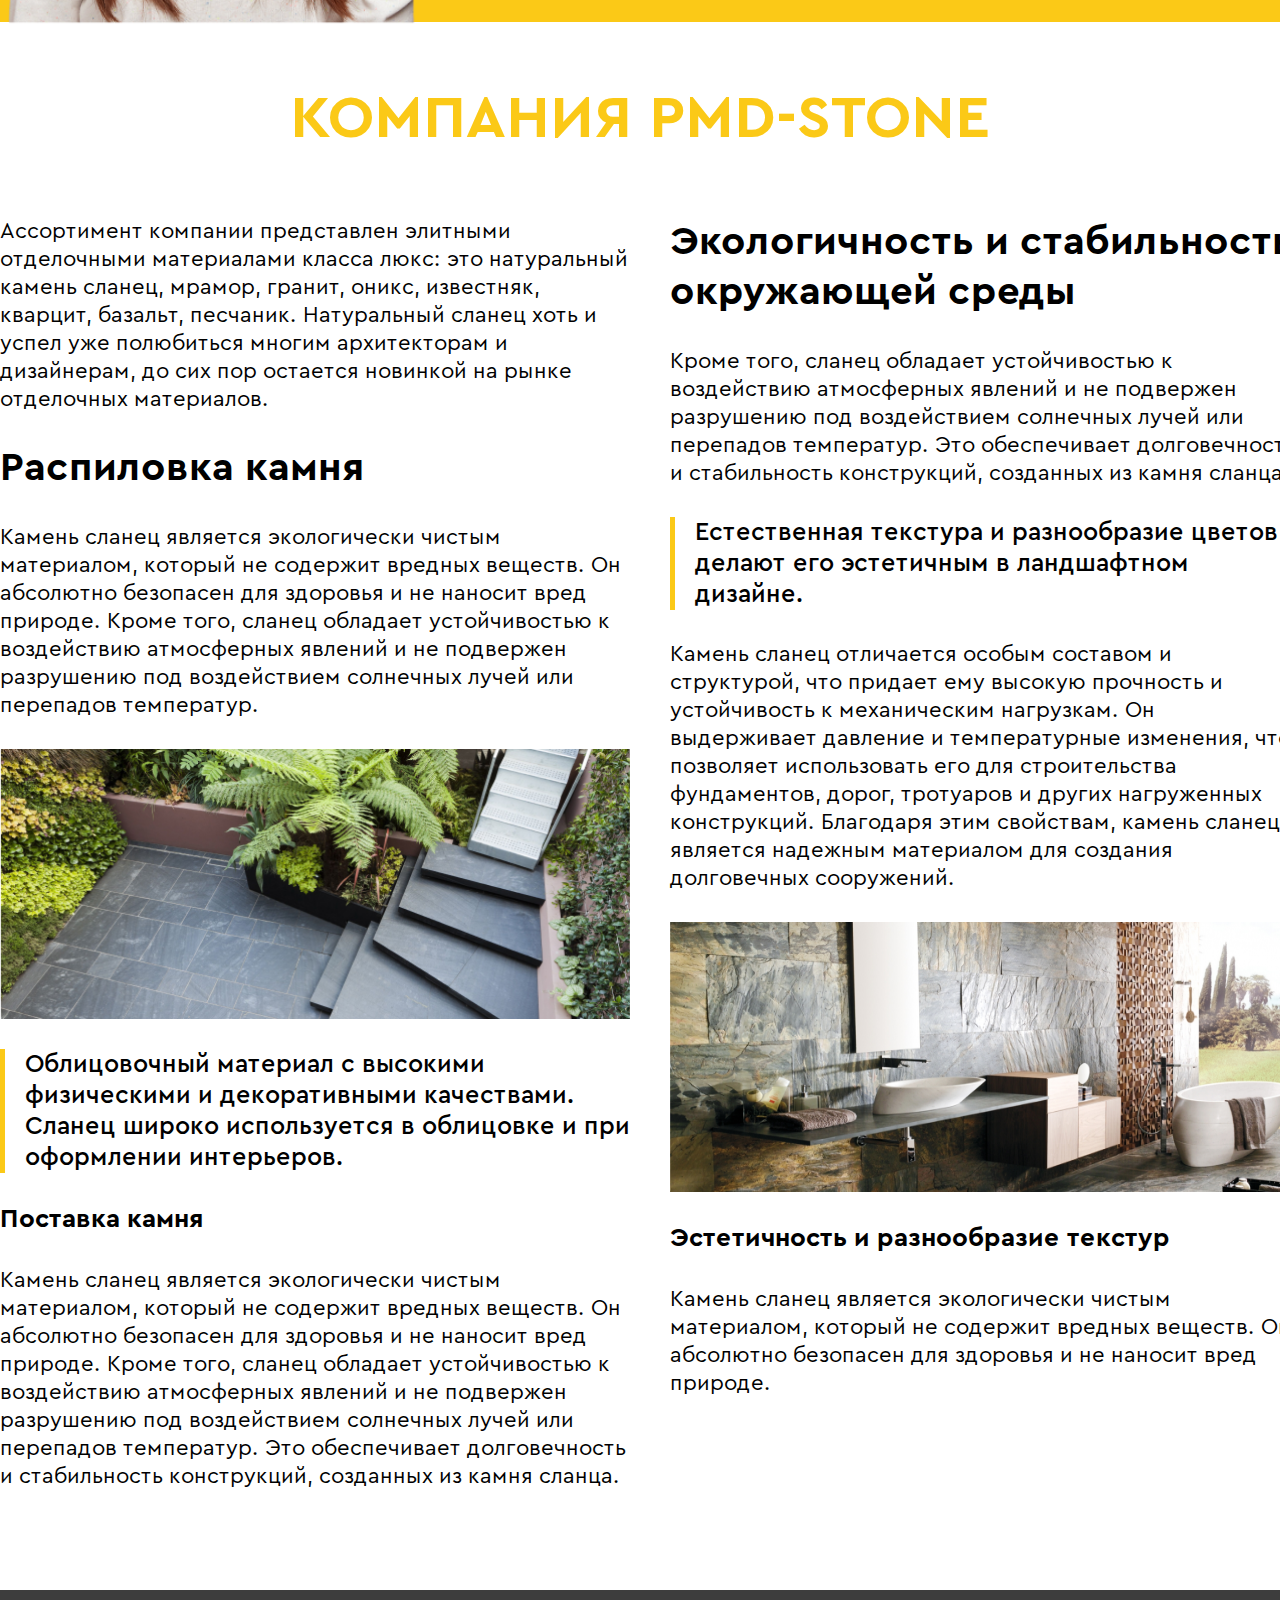
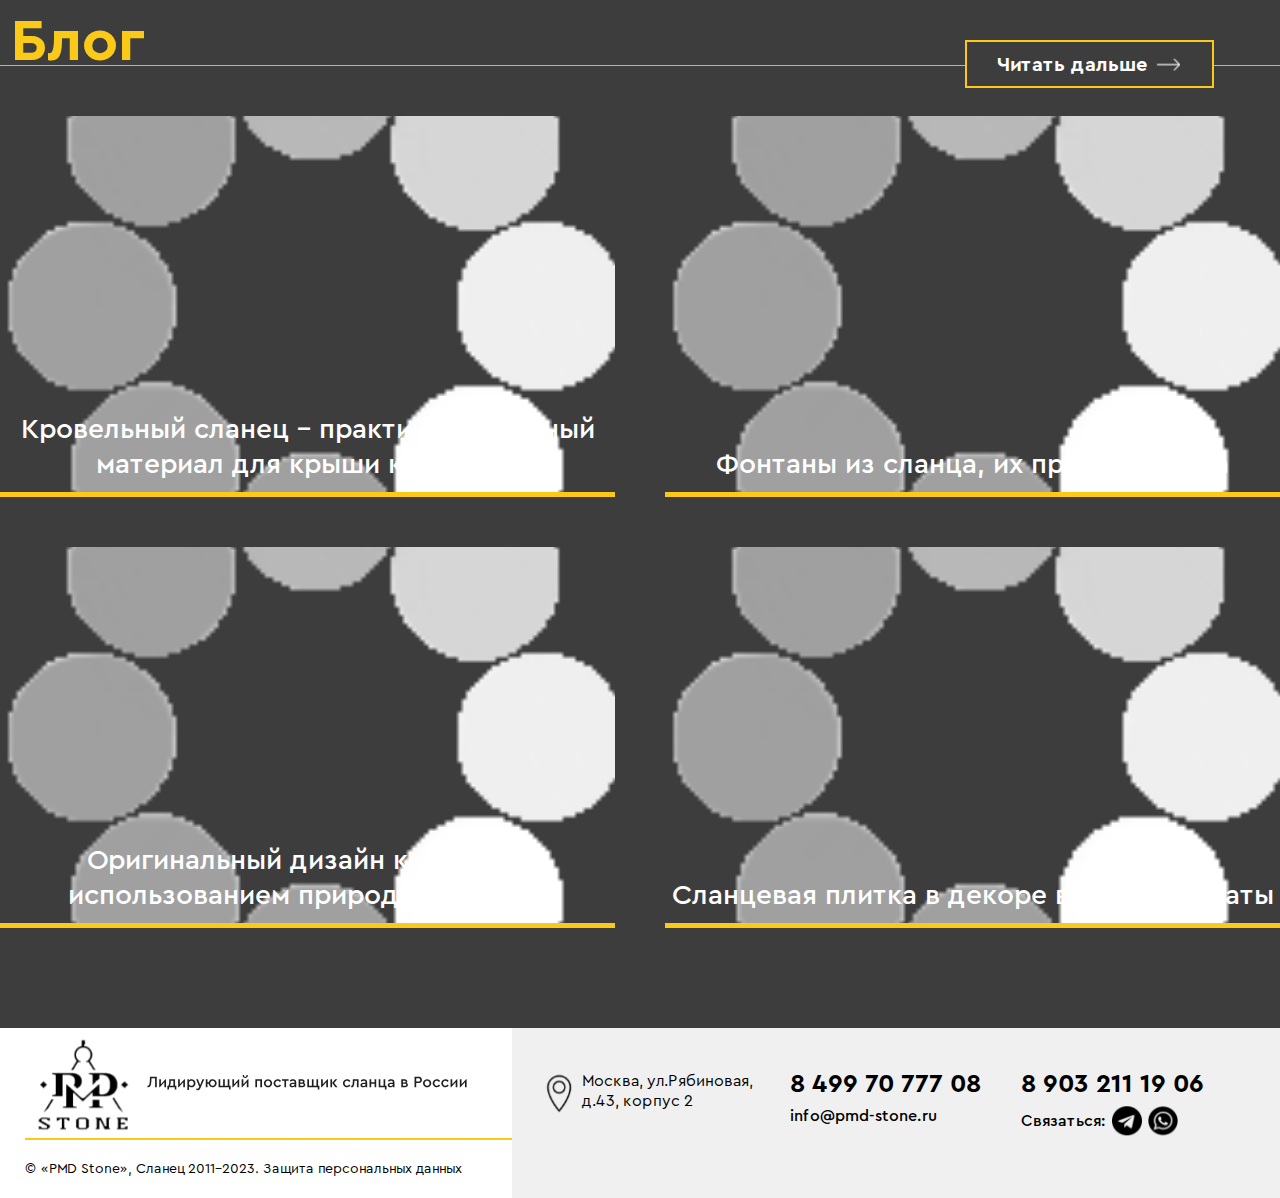
<file: stocks.html>
<html lang="en">

<head>
    <meta charset="UTF-8" />
    <meta http-equiv="X-UA-Compatible" content="IE=edge" />
    <meta name="viewport" content="width=device-width, initial-scale=1.0" />
    <link rel="stylesheet" href="fonts/stylesheet.css" />
    <link rel="stylesheet" href="styles/select.css">
    <link rel="stylesheet" href="styles/mainStyle.css" />
    <title>Акции</title>
</head>

<body>
    <div class="body-wrapper page">
        <header class="header">
            <div class="header-wrapper-description">
                <div class="container">
                    <div class="header__description">
                        <div class="header__logo">
                            <a href="index.html"><img src="img/icons/logo.svg" alt="" /></a>
                        </div>
                        <div class="header__location location" data-da="header-menu-mobile, 3, 994">
                            <p>Москва, ул.Рябиновая, д.43, корпус 2</p>
                        </div>
                        <div class="header__numbers numbers" data-da="header-menu-mobile, 2, 994">
                            <div class="header__number header__number_1 numbers__number_1">
                                <a href="tel:84997077708">8 499 70 777 08</a>
                                <a href="mailto:info@pmd-stone.ru">info@pmd-stone.ru</a>
                            </div>
                            <div class="header__line numbers"></div>
                            <div class="header__number header__number_2 numbers__number_2">
                                <a href="tel:89032111906">8 903 211 19 06</a>
                                <div>
                                    <p>Связаться:</p>
                                    <div>
                                        <a class="header-media-img-wrapper media-img-wrapper" href="#">
                                            <img class="header-media-img media-img" src="img/icons/telegram.svg"
                                                alt="" />
                                            <img class="header-media-img-hover media-img-hover"
                                                src="img/icons/telegram-hover.svg" alt="" />
                                        </a>
                                    </div>
                                    <div>
                                        <a class="header-media-img-wrapper media-img-wrapper" href="#">
                                            <img class="header-media-img media-img" src="img/icons/whatsapp.svg"
                                                alt="" />
                                            <img class="header-media-img-hover media-img-hover"
                                                src="img/icons/whatsapp-hover.svg" alt="" />
                                        </a>
                                    </div>
                                </div>
                            </div>
                        </div>
                        <div class="header__burger">
                            <span></span>
                        </div>
                        <div class="header-menu-mobile"></div>
                    </div>
                </div>
            </div>
            <div class="header-wrapper-menu" data-da="header-menu-mobile, 1, 994">
                <div class="container">
                    <nav class="header__menu">
                        <a href="index.html" class="header__menu-link">Главная</a>
                        <a href="сatalog.html" class="header__menu-link">Каталог камня</a>
                        <a href="#" class="header__menu-link">Все услуги</a>
                        <a href="storage.html" class="header__menu-link">Склад</a>
                        <a href="stocks.html" style="color: #fbc917" class="header__menu-link">Акции</a>
                        <a href="projects.html" class="header__menu-link">Реализованные проекты</a>
                        <a href="about.html" class="header__menu-link">О компании</a>
                        <a href="#" class="header__menu-link">Блог</a>
                        <a href="contacts.html" class="header__menu-link">Контакты</a>
                    </nav>
                </div>
            </div>
        </header>
        <section class="filters">
            <div class="container">
                <div class="filters__body">
                    <div class="filters__items">
                        <div class="filters__item">
                            <select name="color" class="form__select">
                                <option value="1">Цвет</option>
                                <option value="2">графитовый</option>
                                <option value="3">зеленый</option>
                                <option value="4">коричневый</option>
                                <option value="5">малахитовый</option>
                                <option value="6">медный</option>
                                <option value="7">розовый</option>
                                <option value="8">рыжый</option>
                                <option value="9">серебристый</option>
                                <option value="11">серый</option>
                                <option value="12">тёмно-серебристый</option>
                                <option value="13">фисташковый</option>
                                <option value="14">черный</option>
                            </select>
                        </div>
                        <div class="filters__item">
                            <select name="maker" class="form__select">
                                <option value="1">Производитель</option>
                                <option value="2">Производитель</option>
                                <option value="3">Производитель</option>
                                <option value="4">Производитель</option>
                                <option value="5">Производитель</option>
                            </select>
                        </div>
                        <div class="filters__item">
                            <select name="format" class="form__select">
                                <option value="1">Формат</option>
                                <option value="2">Формат</option>
                                <option value="3">Формат</option>
                                <option value="4">Формат</option>
                                <option value="5">Формат</option>
                                <option value="6">Формат</option>
                            </select>
                        </div>
                        <div class="filters__item">
                            <select name="processing" class="form__select">
                                <option value="1">Вид обработки</option>
                                <option value="2">Вид обработки</option>
                                <option value="3">Вид обработки</option>
                                <option value="4">Вид обработки</option>
                                <option value="5">Вид обработки</option>
                                <option value="6">Вид обработки</option>
                            </select>
                        </div>
                        <button class="filters__btn">Поиск</button>
                    </div>
                    <div class="filters__navigation">
                        <div class="filters__navigation-btns">
                            <button class="go-back-btn" onclick="window.history.back()">Назад</button>
                            <div class="go-back-btn__bread">
                                <span><a href="index.html">Главная</a></span>
                                <span>⟶</span>
                                <span><a href="сatalog.html">Каталог</a></span>
                                <span>⟶</span>
                                <span><a href="#">Брусчатка из сланца </a></span>
                                <span>⟶</span>
                                <span><a href="#">Сильвер Шайн | Silver Shine</a></span>
                            </div>
                        </div>
                    </div>
                </div>
            </div>
        </section>
        <section class="stocks">
            <div class="container">
                <div class="stocks__body">
                    <div class="stocks__img"><img src="img/stocksW.png" alt=""></div>
                    <div class="stocks__description">
                        <p class="stocks__title">Акции для вас</p>
                        <div class="stocks__text">
                            <p>Успей купить материал по супер выгодной цене</p>
                        </div>
                    </div>
                </div>
            </div>
        </section>
        <section class="products">
            <div class="container">
                <div class="products__wrapper">
                    <div class="products__description">
                        <p>Акционный товар</p>
                    </div>
                    <div class="products__products">
                        <div class="products__product">
                            <a href="card.html" class="products__product-wrapper">
                                <div class="products__product-img">
                                    <span>ID 3098</span>
                                    <img src="img/loading.gif" class="lazy-load" data-src="img/product.png" alt="" />
                                </div>
                                <p class="products__product-title">
                                    Сильвер Грей | Silver Grey
                                </p>
                                <div class="products__product-table">
                                    <p>Размер:</p>
                                    <p>300x600x12</p>
                                    <p>Вид обработки:</p>
                                    <p>полированный</p>
                                </div>
                                <p class="products__product-price">9240 руб. / м²</p>
                                <div class="products__product-btns">
                                    <a href="#">Подробнее</a>
                                    <a href="#">Заказать</a>
                                </div>
                            </a>
                        </div>
                        <div class="products__product">
                            <a href="card.html" class="products__product-wrapper">
                                <div class="products__product-img">
                                    <span>ID 3098</span>
                                    <img src="img/loading.gif" class="lazy-load" data-src="img/product.png" alt="" />
                                </div>
                                <p class="products__product-title">
                                    Сильвер Грей | Silver Grey
                                </p>
                                <div class="products__product-table">
                                    <p>Размер:</p>
                                    <p>300x600x12</p>
                                    <p>Вид обработки:</p>
                                    <p>полированный</p>
                                </div>
                                <p class="products__product-price">9240 руб. / м²</p>
                                <div class="products__product-btns">
                                    <a href="#">Подробнее</a>
                                    <a href="#">Заказать</a>
                                </div>
                            </a>
                        </div>
                        <div class="products__product">
                            <a href="card.html" class="products__product-wrapper">
                                <div class="products__product-img">
                                    <span>ID 3098</span>
                                    <img src="img/loading.gif" class="lazy-load" data-src="img/product.png" alt="" />
                                </div>
                                <p class="products__product-title">
                                    Сильвер Грей | Silver Grey
                                </p>
                                <div class="products__product-table">
                                    <p>Размер:</p>
                                    <p>300x600x12</p>
                                    <p>Вид обработки:</p>
                                    <p>полированный</p>
                                </div>
                                <p class="products__product-price">9240 руб. / м²</p>
                                <div class="products__product-btns">
                                    <a href="#">Подробнее</a>
                                    <a href="#">Заказать</a>
                                </div>
                            </a>
                        </div>
                        <div class="products__product">
                            <a href="card.html" class="products__product-wrapper">
                                <div class="products__product-img">
                                    <span>ID 3098</span>
                                    <img src="img/loading.gif" class="lazy-load" data-src="img/product.png" alt="" />
                                </div>
                                <p class="products__product-title">
                                    Сильвер Грей | Silver Grey
                                </p>
                                <div class="products__product-table">
                                    <p>Размер:</p>
                                    <p>300x600x12</p>
                                    <p>Вид обработки:</p>
                                    <p>полированный</p>
                                </div>
                                <p class="products__product-price">9240 руб. / м²</p>
                                <div class="products__product-btns">
                                    <a href="#">Подробнее</a>
                                    <a href="#">Заказать</a>
                                </div>
                            </a>
                        </div>
                        <div class="products__product">
                            <a href="card.html" class="products__product-wrapper">
                                <div class="products__product-img">
                                    <span>ID 3098</span>
                                    <img src="img/loading.gif" class="lazy-load" data-src="img/product.png" alt="" />
                                </div>
                                <p class="products__product-title">
                                    Сильвер Грей | Silver Grey
                                </p>
                                <div class="products__product-table">
                                    <p>Размер:</p>
                                    <p>300x600x12</p>
                                    <p>Вид обработки:</p>
                                    <p>полированный</p>
                                </div>
                                <p class="products__product-price">9240 руб. / м²</p>
                                <div class="products__product-btns">
                                    <a href="#">Подробнее</a>
                                    <a href="#">Заказать</a>
                                </div>
                            </a>
                        </div>
                        <div class="products__product">
                            <a href="card.html" class="products__product-wrapper">
                                <div class="products__product-img">
                                    <span>ID 3098</span>
                                    <img src="img/loading.gif" class="lazy-load" data-src="img/product.png" alt="" />
                                </div>
                                <p class="products__product-title">
                                    Сильвер Грей | Silver Grey
                                </p>
                                <div class="products__product-table">
                                    <p>Размер:</p>
                                    <p>300x600x12</p>
                                    <p>Вид обработки:</p>
                                    <p>полированный</p>
                                </div>
                                <p class="products__product-price">9240 руб. / м²</p>
                                <div class="products__product-btns">
                                    <a href="#">Подробнее</a>
                                    <a href="#">Заказать</a>
                                </div>
                            </a>
                        </div>
                        <div class="products__product">
                            <a href="card.html" class="products__product-wrapper">
                                <div class="products__product-img">
                                    <span>ID 3098</span>
                                    <img src="img/loading.gif" class="lazy-load" data-src="img/product.png" alt="" />
                                </div>
                                <p class="products__product-title">
                                    Сильвер Грей | Silver Grey
                                </p>
                                <div class="products__product-table">
                                    <p>Размер:</p>
                                    <p>300x600x12</p>
                                    <p>Вид обработки:</p>
                                    <p>полированный</p>
                                </div>
                                <p class="products__product-price">9240 руб. / м²</p>
                                <div class="products__product-btns">
                                    <a href="#">Подробнее</a>
                                    <a href="#">Заказать</a>
                                </div>
                            </a>
                        </div>
                        <div class="products__product">
                            <a href="card.html" class="products__product-wrapper">
                                <div class="products__product-img">
                                    <span>ID 3098</span>
                                    <img src="img/loading.gif" class="lazy-load" data-src="img/product.png" alt="" />
                                </div>
                                <p class="products__product-title">
                                    Сильвер Грей | Silver Grey
                                </p>
                                <div class="products__product-table">
                                    <p>Размер:</p>
                                    <p>300x600x12</p>
                                    <p>Вид обработки:</p>
                                    <p>полированный</p>
                                </div>
                                <p class="products__product-price">9240 руб. / м²</p>
                                <div class="products__product-btns">
                                    <a href="#">Подробнее</a>
                                    <a href="#">Заказать</a>
                                </div>
                            </a>
                        </div>
                        <div class="products__product">
                            <a href="card.html" class="products__product-wrapper">
                                <div class="products__product-img">
                                    <span>ID 3098</span>
                                    <img src="img/loading.gif" class="lazy-load" data-src="img/product.png" alt="" />
                                </div>
                                <p class="products__product-title">
                                    Сильвер Грей | Silver Grey
                                </p>
                                <div class="products__product-table">
                                    <p>Размер:</p>
                                    <p>300x600x12</p>
                                    <p>Вид обработки:</p>
                                    <p>полированный</p>
                                </div>
                                <p class="products__product-price">9240 руб. / м²</p>
                                <div class="products__product-btns">
                                    <a href="#">Подробнее</a>
                                    <a href="#">Заказать</a>
                                </div>
                            </a>
                        </div>
                    </div>
                    <div class="more-btn">
                        <a href="сatalog.html">ещё варианты</a>
                    </div>
                </div>
            </div>
        </section>
        <section class="form">
            <div class="container">
                <div class="form__body">
                    <div class="form__img"><img src="img/mailW.png" alt="" /></div>
                    <div class="form__description">
                        <p class="form__title">Не можете определиться?</p>
                        <div class="form__text">
                            <p>Оставьте свой номер телефона и мы проконсультируем вас</p>
                        </div>
                        <form action="#" id="form1" class="form__form">
                            <div class="form__items">
                                <div class="form__item">
                                    <input type="text" required placeholder="Имя" />
                                </div>
                                <div class="form__item">
                                    <input type="tel" value="" class="tel" required placeholder="Телефон" />
                                </div>
                                <div class="form__item">
                                    <button type="submit">Отправить</button>
                                </div>
                            </div>
                            <div class="form__check">
                                <input id="form__checkbox" type="checkbox" />
                                <label for="form__checkbox">
                                    <span>Cогласен с пользовательским соглашением по обработке
                                        персональных данных</span>
                                </label>
                            </div>
                        </form>
                    </div>
                </div>
            </div>
        </section>
        <section class="company">
            <div class="container">
                <div class="company__body">
                    <h1 class="company__title">Компания pmd-stone</h1>
                    <div class="company__columns">
                        <div class="company__column company__column-1">
                            <p>
                                Ассортимент компании представлен элитными отделочными
                                материалами класса люкc: это натуральный камень сланец,
                                мрамор, гранит, оникс, известняк, кварцит, базальт, песчаник.
                                Натуральный сланец хоть и успел уже полюбиться многим
                                архитекторам и дизайнерам, до сих пор остается новинкой на
                                рынке отделочных материалов.
                            </p>
                            <h2>Распиловка камня</h2>
                            <p>
                                Камень сланец является экологически чистым материалом, который
                                не содержит вредных веществ. Он абсолютно безопасен для
                                здоровья и не наносит вред природе. Кроме того, сланец
                                обладает устойчивостью к воздействию атмосферных явлений и не
                                подвержен разрушению под воздействием солнечных лучей или
                                перепадов температур.
                            </p>
                            <img src="img/column-1.png" alt="" />
                            <blockquote>
                                Облицовочный материал с высокими физическими и декоративными
                                качествами. Сланец широко используется в облицовке и при
                                оформлении интерьеров.
                            </blockquote>
                            <h3>Поставка камня</h3>
                            <p>
                                Камень сланец является экологически чистым материалом, который
                                не содержит вредных веществ. Он абсолютно безопасен для
                                здоровья и не наносит вред природе. Кроме того, сланец
                                обладает устойчивостью к воздействию атмосферных явлений и не
                                подвержен разрушению под воздействием солнечных лучей или
                                перепадов температур. Это обеспечивает долговечность и
                                стабильность конструкций, созданных из камня сланца.
                            </p>
                        </div>
                        <div class="company__column company__column_2">
                            <h2>Экологичность и стабильность окружающей среды</h2>
                            <p>
                                Кроме того, сланец обладает устойчивостью к воздействию
                                атмосферных явлений и не подвержен разрушению под воздействием
                                солнечных лучей или перепадов температур. Это обеспечивает
                                долговечность и стабильность конструкций, созданных из камня
                                сланца.
                            </p>
                            <blockquote>
                                Естественная текстура и разнообразие цветов делают его
                                эстетичным в ландшафтном дизайне.
                            </blockquote>
                            <p>
                                Камень сланец отличается особым составом и структурой, что
                                придает ему высокую прочность и устойчивость к механическим
                                нагрузкам. Он выдерживает давление и температурные изменения,
                                что позволяет использовать его для строительства фундаментов,
                                дорог, тротуаров и других нагруженных конструкций. Благодаря
                                этим свойствам, камень сланец является надежным материалом для
                                создания долговечных сооружений.
                            </p>
                            <img src="img/column-2.png" alt="" />
                            <h3>Эстетичность и разнообразие текстур</h3>
                            <p>
                                Камень сланец является экологически чистым материалом, который
                                не содержит вредных веществ. Он абсолютно безопасен для
                                здоровья и не наносит вред природе.
                            </p>
                        </div>
                    </div>
                </div>
            </div>
        </section>
        <section class="articles">
            <div class="container">
                <div class="articles__body">
                    <div class="articles__description">
                        <p>Блог</p>
                        <a href="#">Читать дальше</a>
                    </div>
                    <div class="articles__items">
                        <div class="articles__item anim-block__item">
                            <div class="articles__item-img anim-block__item-img">
                                <img src="img/loading.gif" class="lazy-load" data-src="img/banner.png" alt="" />
                                <p class="articles__item-text-prew anim-block__item-text-prew">
                                    Кровельный сланец – практически вечный материал для крыши
                                    коттеджа
                                </p>
                            </div>
                            <div class="articles__item-text anim-block__item-text">
                                <p>
                                    Кровельный сланец – практически вечный материал для крыши
                                    коттеджа
                                </p>
                                <a href="#">Подробнее</a>
                            </div>
                        </div>
                        <div class="articles__item anim-block__item">
                            <div class="articles__item-img anim-block__item-img">
                                <img src="img/loading.gif" class="lazy-load" data-src="img/banner.png" alt="" />
                                <p class="articles__item-text-prew anim-block__item-text-prew">
                                    Фонтаны из сланца, их преимущества
                                </p>
                            </div>
                            <div class="articles__item-text anim-block__item-text">
                                <p>
                                    Фонтаны из сланца, их преимущества
                                </p>
                                <a href="#">Подробнее</a>
                            </div>
                        </div>
                        <div class="articles__item anim-block__item">
                            <div class="articles__item-img anim-block__item-img">
                                <img src="img/loading.gif" class="lazy-load" data-src="img/banner.png" alt="" />
                                <p class="articles__item-text-prew anim-block__item-text-prew">
                                    Оригинальный дизайн каминов с использованием природного камня
                                </p>
                            </div>
                            <div class="articles__item-text anim-block__item-text">
                                <p>
                                    Оригинальный дизайн каминов с использованием природного камня
                                </p>
                                <a href="#">Подробнее</a>
                            </div>
                        </div>
                        <div class="articles__item anim-block__item">
                            <div class="articles__item-img anim-block__item-img">
                                <img src="img/loading.gif" class="lazy-load" data-src="img/banner.png" alt="" />
                                <p class="articles__item-text-prew anim-block__item-text-prew">
                                    ​Сланцевая плитка в декоре ванной комнаты
                                </p>
                            </div>
                            <div class="articles__item-text anim-block__item-text">
                                <p>
                                    ​Сланцевая плитка в декоре ванной комнаты
                                </p>
                                <a href="#">Подробнее</a>
                            </div>
                        </div>
                    </div>
                </div>
            </div>
        </section>
        <footer class="footer">
            <div class="footer__body">
                <div class="footer__logo-wrapper">
                    <div class="footer__logo">
                        <a href="#"><img src="img/icons/logo-2.svg" alt="" /></a>
                    </div>
                    <p class="footer__logo-text">
                        © «PMD Stone», Сланец 2011-2023. Защита персональных данных
                    </p>
                </div>
                <div class="footer__description">
                    <div class="footer__location location">
                        <p>Москва, ул.Рябиновая, д.43, корпус 2</p>
                    </div>
                    <div class="footer__numbers numbers">
                        <div class="footer__number footer__number_1 numbers__number_1">
                            <a href="tel:84997077708">8 499 70 777 08</a>
                            <a href="mailto:info@pmd-stone.ru">info@pmd-stone.ru</a>
                        </div>
                        <div class="footer__number footer__number_2 numbers__number_2">
                            <a href="tel:89032111906">8 903 211 19 06</a>
                            <div>
                                <p>Связаться:</p>
                                <div>
                                    <a class="header-media-img-wrapper media-img-wrapper" href="#">
                                        <img class="header-media-img media-img" src="img/icons/telegram.svg" alt="" />
                                        <img class="header-media-img-hover media-img-hover"
                                            src="img/icons/telegram-hover.svg" alt="" />
                                    </a>
                                </div>
                                <div>
                                    <a class="header-media-img-wrapper media-img-wrapper" href="#">
                                        <img class="header-media-img media-img" src="img/icons/whatsapp.svg" alt="" />
                                        <img class="header-media-img-hover media-img-hover"
                                            src="img/icons/whatsapp-hover.svg" alt="" />
                                    </a>
                                </div>
                            </div>
                        </div>
                    </div>
                </div>
            </div>
        </footer>
    </div>
    <script src="js/less.min.js"></script>
    <script src="js/DynamicAdaptive.js"></script>
    <script src="js/select.js"></script>
    <script src="js/mainScript.js"></script>
</body>

</html>
</file>
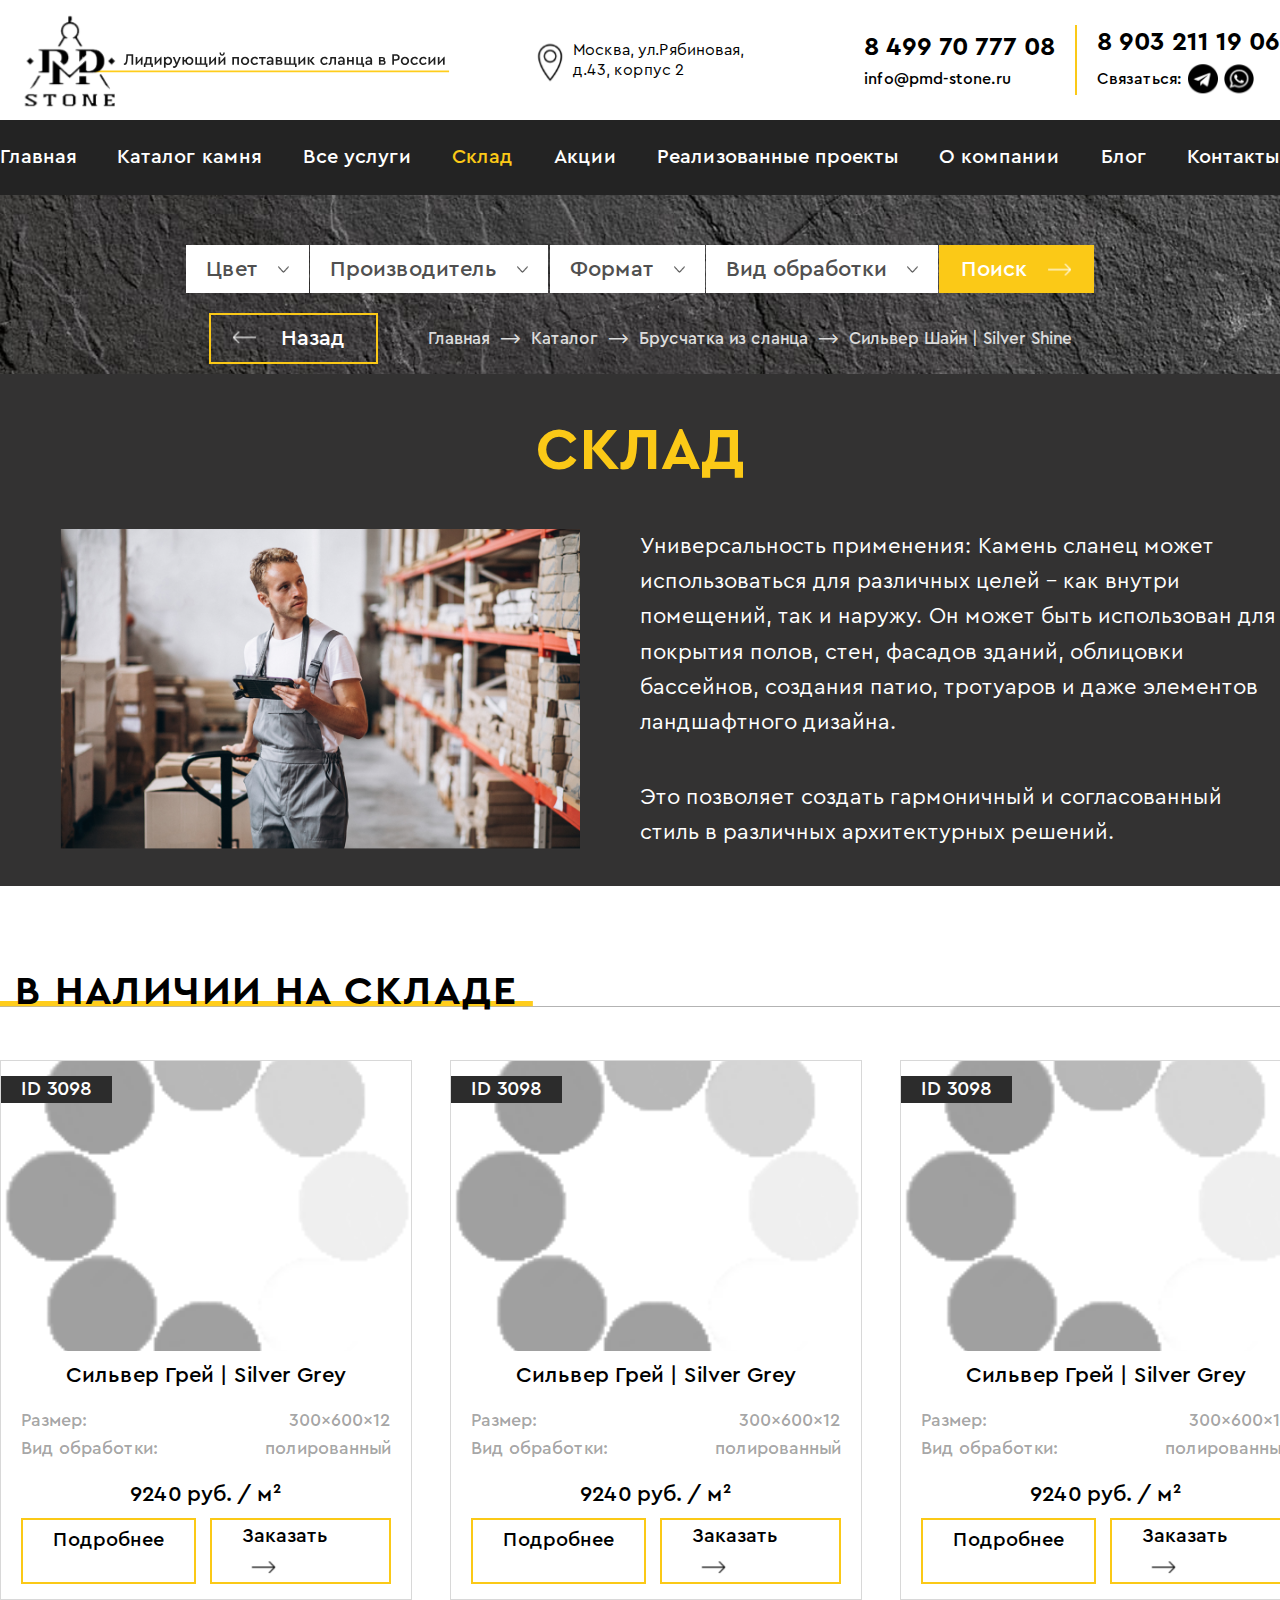
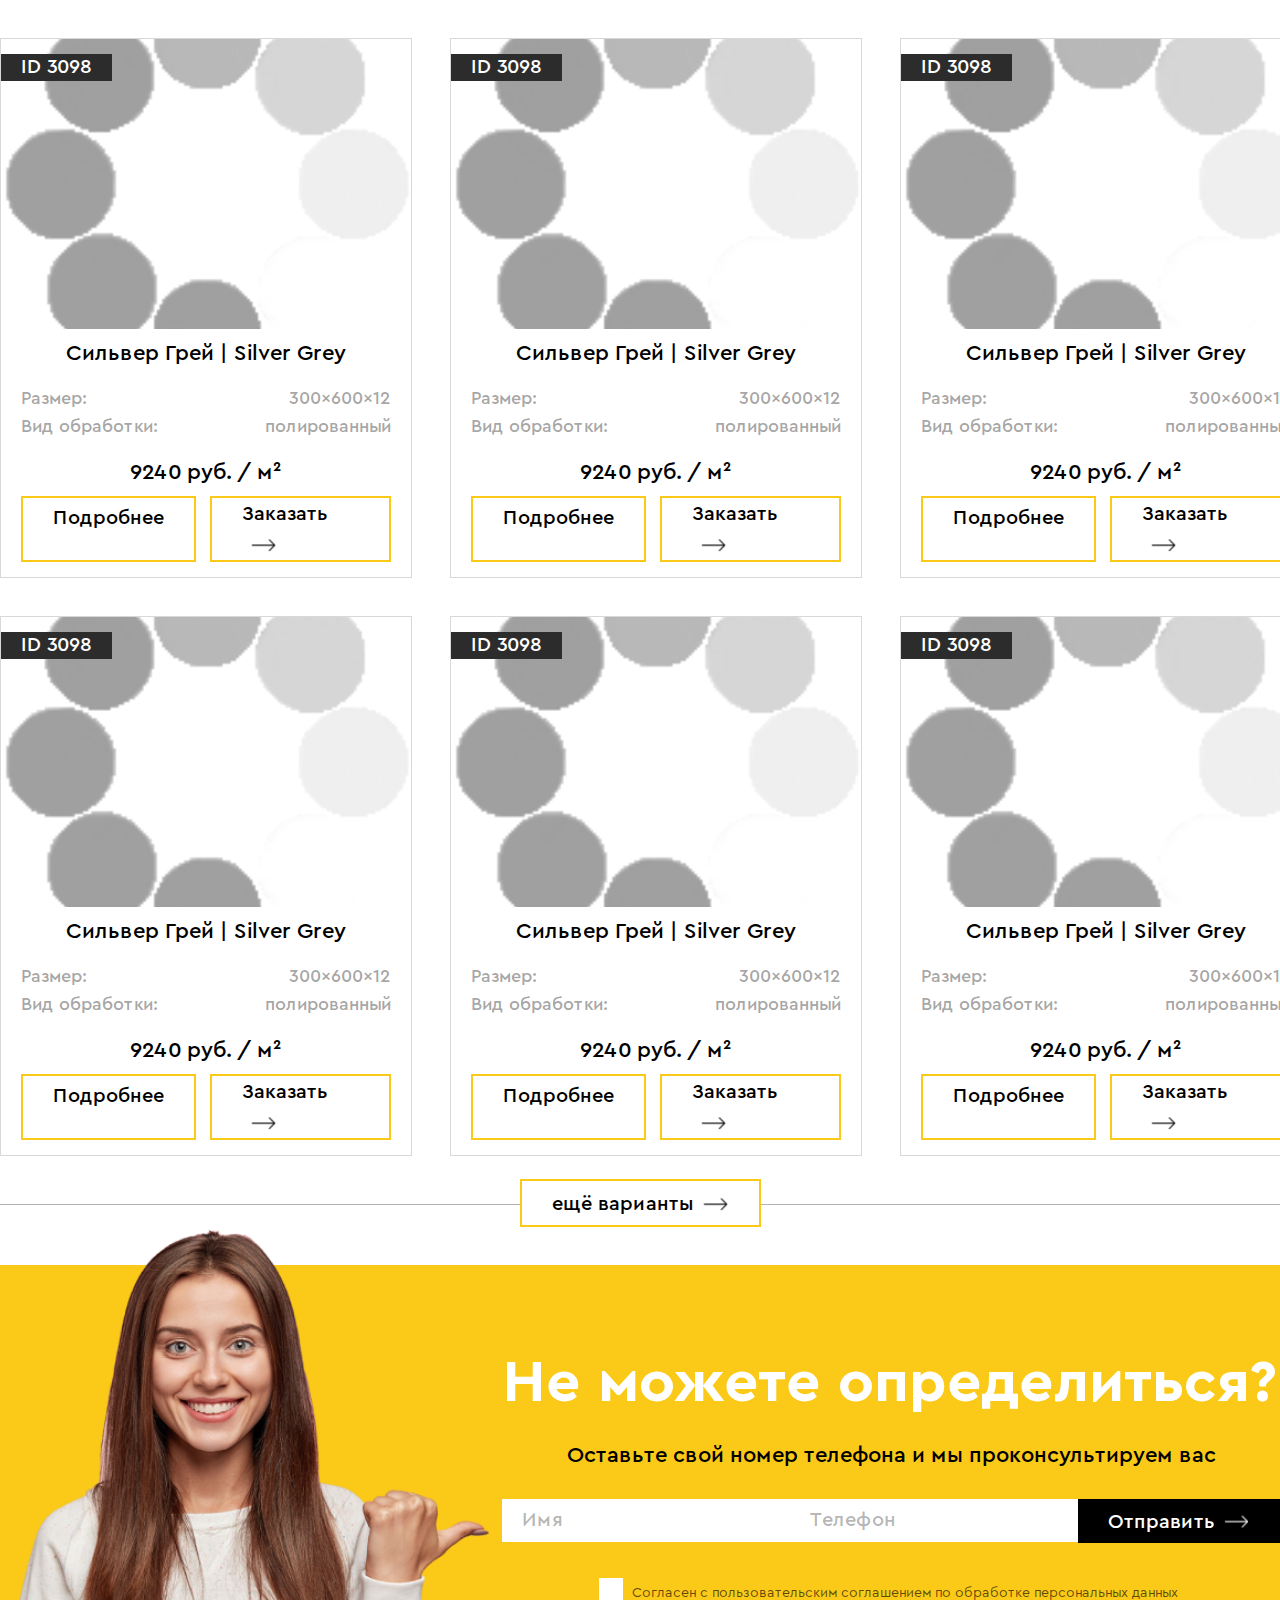
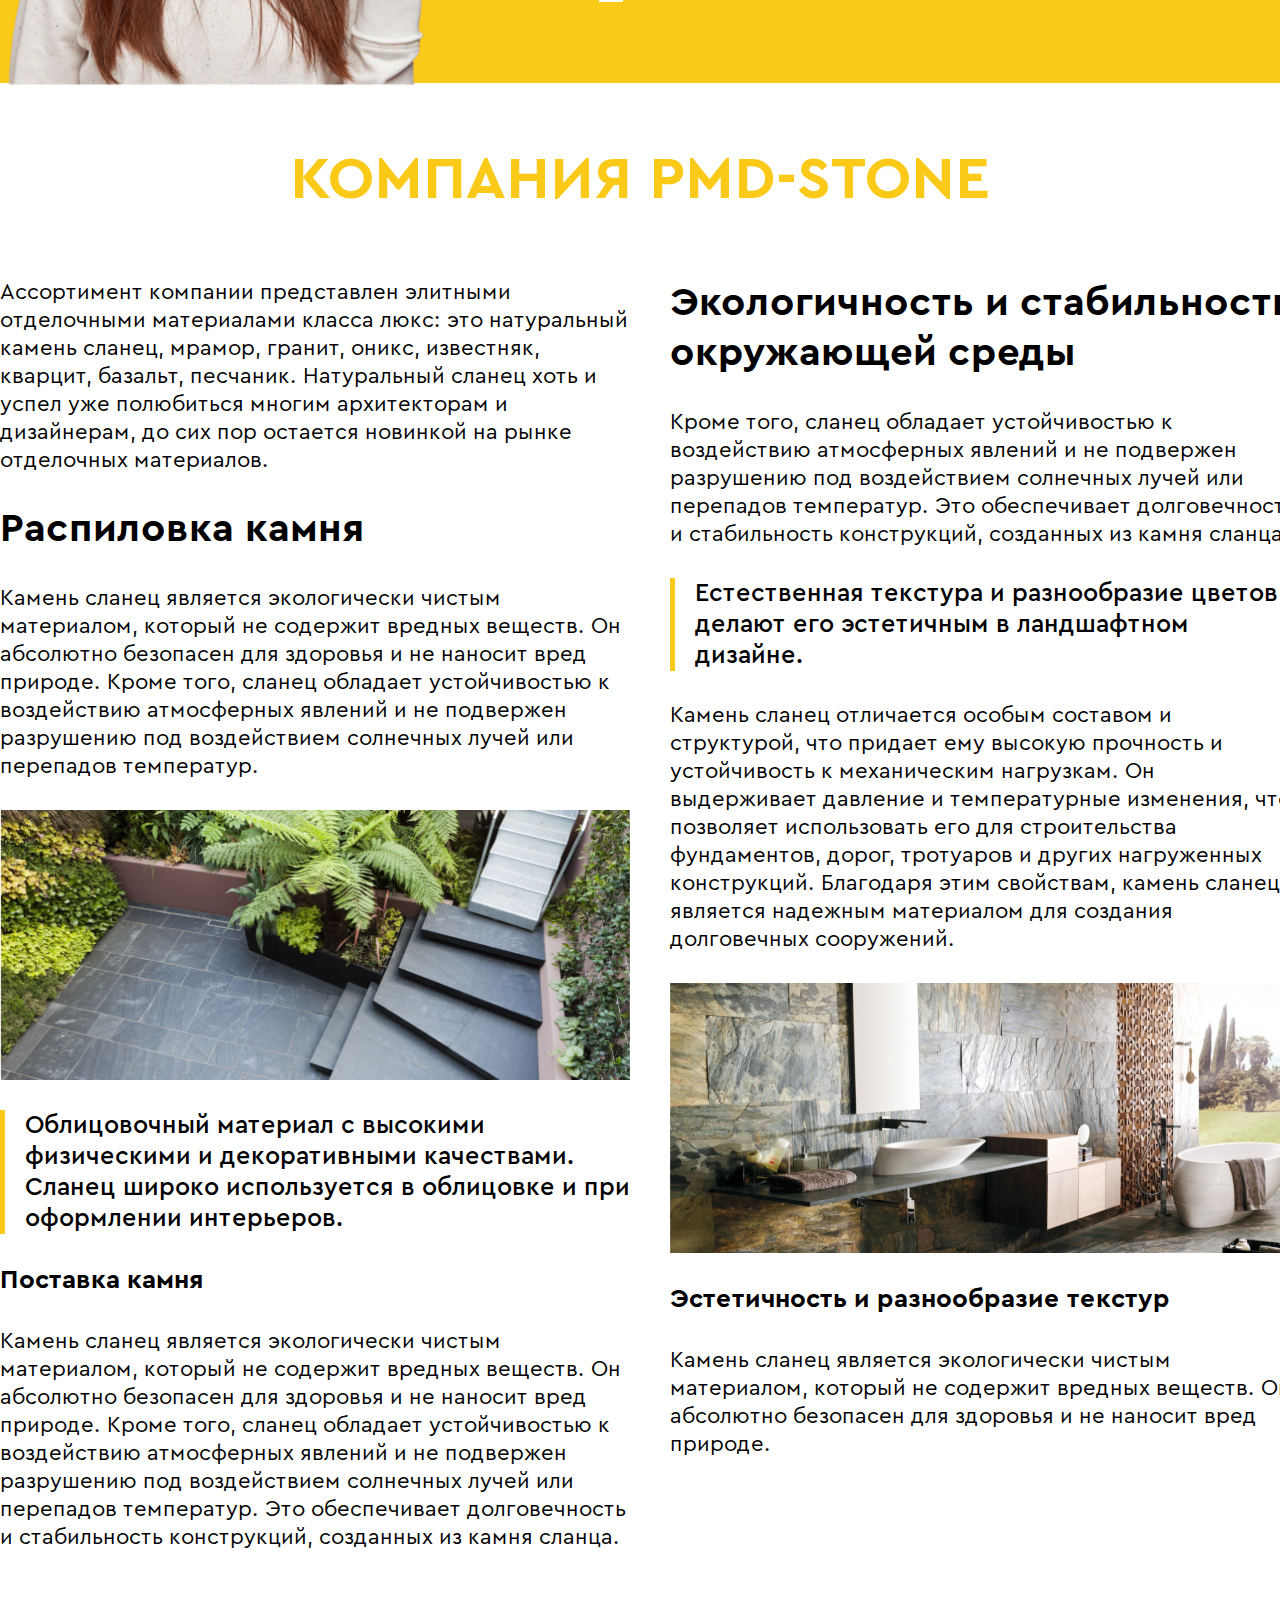
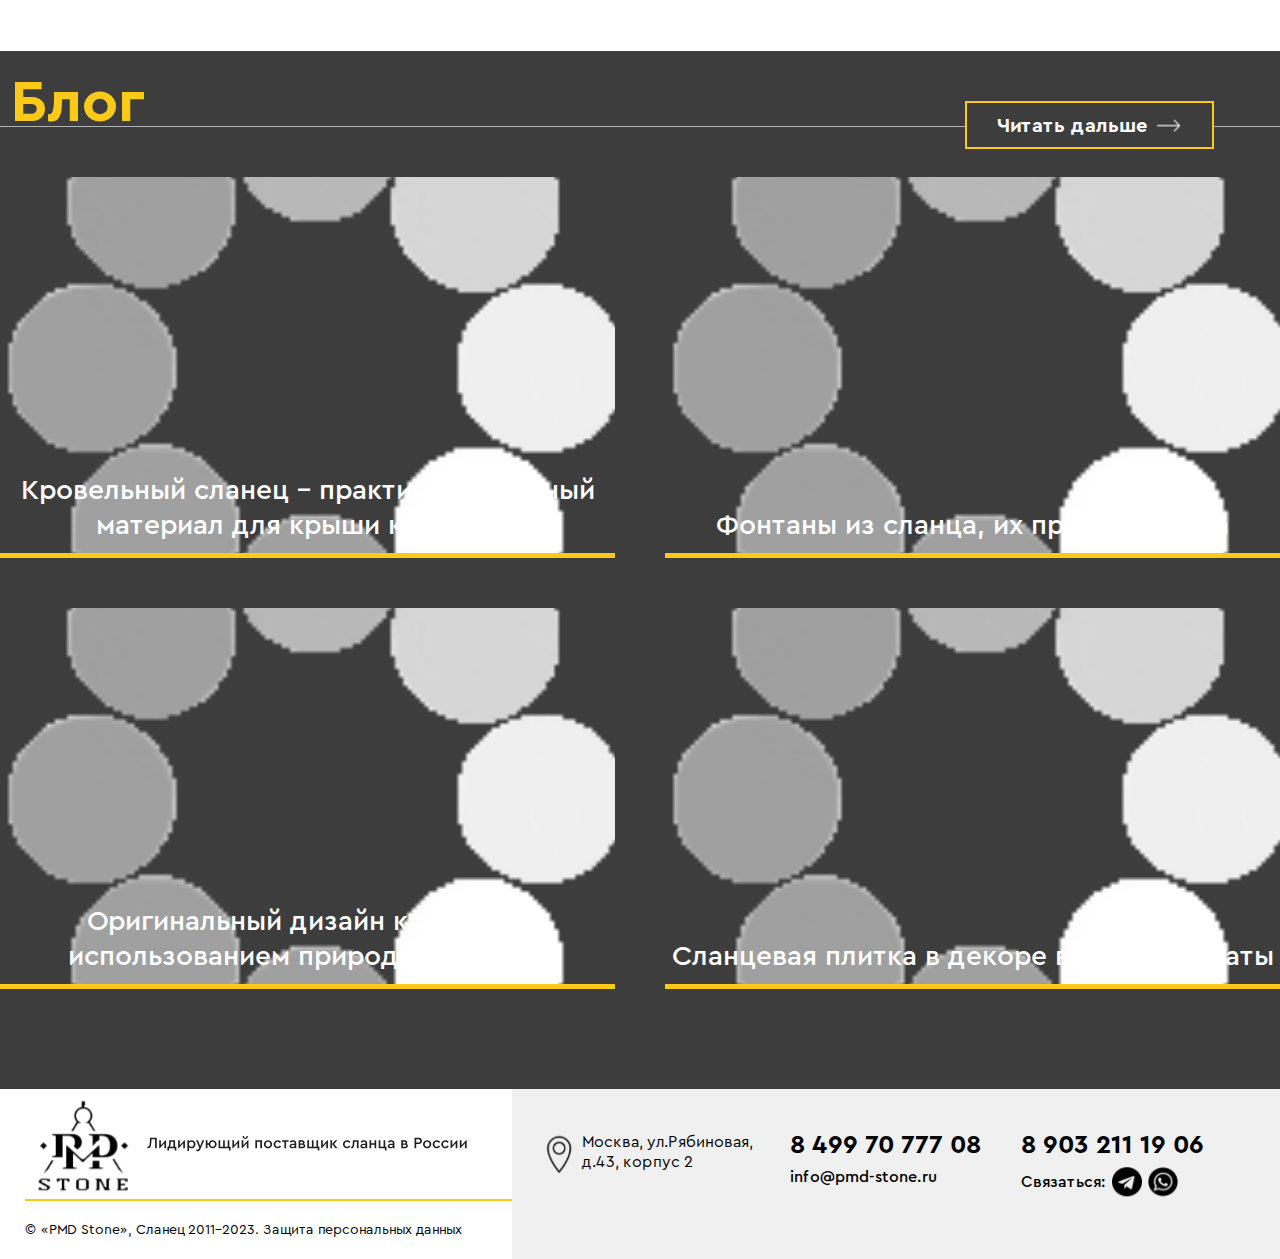
<file: storage.html>
<html lang="en">

<head>
    <meta charset="UTF-8" />
    <meta http-equiv="X-UA-Compatible" content="IE=edge" />
    <meta name="viewport" content="width=device-width, initial-scale=1.0" />
    <link rel="stylesheet" href="fonts/stylesheet.css" />
    <link rel="stylesheet" href="styles/select.css">
    <link rel="stylesheet" href="styles/mainStyle.css" />
    <title>Склад</title>
</head>

<body>
    <div class="body-wrapper warehouse-page">
        <header class="header">
            <div class="header-wrapper-description">
                <div class="container">
                    <div class="header__description">
                        <div class="header__logo">
                            <a href="index.html"><img src="img/icons/logo.svg" alt="" /></a>
                        </div>
                        <div class="header__location location" data-da="header-menu-mobile, 3, 994">
                            <p>Москва, ул.Рябиновая, д.43, корпус 2</p>
                        </div>
                        <div class="header__numbers numbers" data-da="header-menu-mobile, 2, 994">
                            <div class="header__number header__number_1 numbers__number_1">
                                <a href="tel:84997077708">8 499 70 777 08</a>
                                <a href="mailto:info@pmd-stone.ru">info@pmd-stone.ru</a>
                            </div>
                            <div class="header__line numbers"></div>
                            <div class="header__number header__number_2 numbers__number_2">
                                <a href="tel:89032111906">8 903 211 19 06</a>
                                <div>
                                    <p>Связаться:</p>
                                    <div>
                                        <a class="header-media-img-wrapper media-img-wrapper" href="#">
                                            <img class="header-media-img media-img" src="img/icons/telegram.svg"
                                                alt="" />
                                            <img class="header-media-img-hover media-img-hover"
                                                src="img/icons/telegram-hover.svg" alt="" />
                                        </a>
                                    </div>
                                    <div>
                                        <a class="header-media-img-wrapper media-img-wrapper" href="#">
                                            <img class="header-media-img media-img" src="img/icons/whatsapp.svg"
                                                alt="" />
                                            <img class="header-media-img-hover media-img-hover"
                                                src="img/icons/whatsapp-hover.svg" alt="" />
                                        </a>
                                    </div>
                                </div>
                            </div>
                        </div>
                        <div class="header__burger">
                            <span></span>
                        </div>
                        <div class="header-menu-mobile"></div>
                    </div>
                </div>
            </div>
            <div class="header-wrapper-menu" data-da="header-menu-mobile, 1, 994">
                <div class="container">
                    <nav class="header__menu">
                        <a href="index.html" class="header__menu-link">Главная</a>
                        <a href="сatalog.html" class="header__menu-link">Каталог камня</a>
                        <a href="#" class="header__menu-link">Все услуги</a>
                        <a href="storage.html" style="color: #fbc917" class="header__menu-link">Склад</a>
                        <a href="stocks.html" class="header__menu-link">Акции</a>
                        <a href="projects.html" class="header__menu-link">Реализованные проекты</a>
                        <a href="about.html" class="header__menu-link">О компании</a>
                        <a href="#" class="header__menu-link">Блог</a>
                        <a href="contacts.html" class="header__menu-link">Контакты</a>
                    </nav>
                </div>
            </div>
        </header>
        <section class="filters">
            <div class="container">
                <div class="filters__body">
                    <div class="filters__items">
                        <div class="filters__item">
                            <select name="color" class="form__select">
                                <option value="1">Цвет</option>
                                <option value="2">графитовый</option>
                                <option value="3">зеленый</option>
                                <option value="4">коричневый</option>
                                <option value="5">малахитовый</option>
                                <option value="6">медный</option>
                                <option value="7">розовый</option>
                                <option value="8">рыжый</option>
                                <option value="9">серебристый</option>
                                <option value="11">серый</option>
                                <option value="12">тёмно-серебристый</option>
                                <option value="13">фисташковый</option>
                                <option value="14">черный</option>
                            </select>
                        </div>
                        <div class="filters__item">
                            <select name="maker" class="form__select">
                                <option value="1">Производитель</option>
                                <option value="2">Производитель</option>
                                <option value="3">Производитель</option>
                                <option value="4">Производитель</option>
                                <option value="5">Производитель</option>
                            </select>
                        </div>
                        <div class="filters__item">
                            <select name="format" class="form__select">
                                <option value="1">Формат</option>
                                <option value="2">Формат</option>
                                <option value="3">Формат</option>
                                <option value="4">Формат</option>
                                <option value="5">Формат</option>
                                <option value="6">Формат</option>
                            </select>
                        </div>
                        <div class="filters__item">
                            <select name="processing" class="form__select">
                                <option value="1">Вид обработки</option>
                                <option value="2">Вид обработки</option>
                                <option value="3">Вид обработки</option>
                                <option value="4">Вид обработки</option>
                                <option value="5">Вид обработки</option>
                                <option value="6">Вид обработки</option>
                            </select>
                        </div>
                        <button class="filters__btn">Поиск</button>
                    </div>
                    <div class="filters__navigation">
                        <div class="filters__navigation-btns">
                            <button class="go-back-btn" onclick="window.history.back()">Назад</button>
                            <div class="go-back-btn__bread">
                                <span><a href="index.html">Главная</a></span>
                                <span>⟶</span>
                                <span><a href="сatalog.html">Каталог</a></span>
                                <span>⟶</span>
                                <span><a href="#">Брусчатка из сланца </a></span>
                                <span>⟶</span>
                                <span><a href="#">Сильвер Шайн | Silver Shine</a></span>
                            </div>
                        </div>
                    </div>
                </div>
            </div>
        </section>
        <section class="warehouse">
            <div class="container">
                <div class="warehouse__body">
                    <p class="warehouse__title">Склад</p>
                    <div class="warehouse__description-wrapper">
                        <div class="warehouse__img">
                            <img src="img/storageM.png" alt="">
                        </div>
                        <div class="warehouse__text">
                            <p>Универсальность применения: Камень сланец может использоваться для различных целей - как
                                внутри помещений, так и наружу. Он может быть использован для покрытия полов, стен,
                                фасадов зданий, облицовки бассейнов, создания патио, тротуаров и даже элементов
                                ландшафтного дизайна.
                            </p>
                            <p>
                                Это позволяет создать гармоничный и согласованный стиль в различных архитектурных
                                решений.
                            </p>
                        </div>
                    </div>
                </div>
            </div>
        </section>
        <section class="products">
            <div class="container">
                <div class="products__wrapper">
                    <div class="products__description">
                        <p>В наличии на складе</p>
                    </div>
                    <div class="products__products">
                        <div class="products__product">
                            <a href="card.html" class="products__product-wrapper">
                                <div class="products__product-img">
                                    <span>ID 3098</span>
                                    <img src="img/loading.gif" class="lazy-load" data-src="img/product.png" alt="" />
                                </div>
                                <p class="products__product-title">
                                    Сильвер Грей | Silver Grey
                                </p>
                                <div class="products__product-table">
                                    <p>Размер:</p>
                                    <p>300x600x12</p>
                                    <p>Вид обработки:</p>
                                    <p>полированный</p>
                                </div>
                                <p class="products__product-price">9240 руб. / м²</p>
                                <div class="products__product-btns">
                                    <a href="#">Подробнее</a>
                                    <a href="#">Заказать</a>
                                </div>
                            </a>
                        </div>
                        <div class="products__product">
                            <a href="card.html" class="products__product-wrapper">
                                <div class="products__product-img">
                                    <span>ID 3098</span>
                                    <img src="img/loading.gif" class="lazy-load" data-src="img/product.png" alt="" />
                                </div>
                                <p class="products__product-title">
                                    Сильвер Грей | Silver Grey
                                </p>
                                <div class="products__product-table">
                                    <p>Размер:</p>
                                    <p>300x600x12</p>
                                    <p>Вид обработки:</p>
                                    <p>полированный</p>
                                </div>
                                <p class="products__product-price">9240 руб. / м²</p>
                                <div class="products__product-btns">
                                    <a href="#">Подробнее</a>
                                    <a href="#">Заказать</a>
                                </div>
                            </a>
                        </div>
                        <div class="products__product">
                            <a href="card.html" class="products__product-wrapper">
                                <div class="products__product-img">
                                    <span>ID 3098</span>
                                    <img src="img/loading.gif" class="lazy-load" data-src="img/product.png" alt="" />
                                </div>
                                <p class="products__product-title">
                                    Сильвер Грей | Silver Grey
                                </p>
                                <div class="products__product-table">
                                    <p>Размер:</p>
                                    <p>300x600x12</p>
                                    <p>Вид обработки:</p>
                                    <p>полированный</p>
                                </div>
                                <p class="products__product-price">9240 руб. / м²</p>
                                <div class="products__product-btns">
                                    <a href="#">Подробнее</a>
                                    <a href="#">Заказать</a>
                                </div>
                            </a>
                        </div>
                        <div class="products__product">
                            <a href="card.html" class="products__product-wrapper">
                                <div class="products__product-img">
                                    <span>ID 3098</span>
                                    <img src="img/loading.gif" class="lazy-load" data-src="img/product.png" alt="" />
                                </div>
                                <p class="products__product-title">
                                    Сильвер Грей | Silver Grey
                                </p>
                                <div class="products__product-table">
                                    <p>Размер:</p>
                                    <p>300x600x12</p>
                                    <p>Вид обработки:</p>
                                    <p>полированный</p>
                                </div>
                                <p class="products__product-price">9240 руб. / м²</p>
                                <div class="products__product-btns">
                                    <a href="#">Подробнее</a>
                                    <a href="#">Заказать</a>
                                </div>
                            </a>
                        </div>
                        <div class="products__product">
                            <a href="card.html" class="products__product-wrapper">
                                <div class="products__product-img">
                                    <span>ID 3098</span>
                                    <img src="img/loading.gif" class="lazy-load" data-src="img/product.png" alt="" />
                                </div>
                                <p class="products__product-title">
                                    Сильвер Грей | Silver Grey
                                </p>
                                <div class="products__product-table">
                                    <p>Размер:</p>
                                    <p>300x600x12</p>
                                    <p>Вид обработки:</p>
                                    <p>полированный</p>
                                </div>
                                <p class="products__product-price">9240 руб. / м²</p>
                                <div class="products__product-btns">
                                    <a href="#">Подробнее</a>
                                    <a href="#">Заказать</a>
                                </div>
                            </a>
                        </div>
                        <div class="products__product">
                            <a href="card.html" class="products__product-wrapper">
                                <div class="products__product-img">
                                    <span>ID 3098</span>
                                    <img src="img/loading.gif" class="lazy-load" data-src="img/product.png" alt="" />
                                </div>
                                <p class="products__product-title">
                                    Сильвер Грей | Silver Grey
                                </p>
                                <div class="products__product-table">
                                    <p>Размер:</p>
                                    <p>300x600x12</p>
                                    <p>Вид обработки:</p>
                                    <p>полированный</p>
                                </div>
                                <p class="products__product-price">9240 руб. / м²</p>
                                <div class="products__product-btns">
                                    <a href="#">Подробнее</a>
                                    <a href="#">Заказать</a>
                                </div>
                            </a>
                        </div>
                        <div class="products__product">
                            <a href="card.html" class="products__product-wrapper">
                                <div class="products__product-img">
                                    <span>ID 3098</span>
                                    <img src="img/loading.gif" class="lazy-load" data-src="img/product.png" alt="" />
                                </div>
                                <p class="products__product-title">
                                    Сильвер Грей | Silver Grey
                                </p>
                                <div class="products__product-table">
                                    <p>Размер:</p>
                                    <p>300x600x12</p>
                                    <p>Вид обработки:</p>
                                    <p>полированный</p>
                                </div>
                                <p class="products__product-price">9240 руб. / м²</p>
                                <div class="products__product-btns">
                                    <a href="#">Подробнее</a>
                                    <a href="#">Заказать</a>
                                </div>
                            </a>
                        </div>
                        <div class="products__product">
                            <a href="card.html" class="products__product-wrapper">
                                <div class="products__product-img">
                                    <span>ID 3098</span>
                                    <img src="img/loading.gif" class="lazy-load" data-src="img/product.png" alt="" />
                                </div>
                                <p class="products__product-title">
                                    Сильвер Грей | Silver Grey
                                </p>
                                <div class="products__product-table">
                                    <p>Размер:</p>
                                    <p>300x600x12</p>
                                    <p>Вид обработки:</p>
                                    <p>полированный</p>
                                </div>
                                <p class="products__product-price">9240 руб. / м²</p>
                                <div class="products__product-btns">
                                    <a href="#">Подробнее</a>
                                    <a href="#">Заказать</a>
                                </div>
                            </a>
                        </div>
                        <div class="products__product">
                            <a href="card.html" class="products__product-wrapper">
                                <div class="products__product-img">
                                    <span>ID 3098</span>
                                    <img src="img/loading.gif" class="lazy-load" data-src="img/product.png" alt="" />
                                </div>
                                <p class="products__product-title">
                                    Сильвер Грей | Silver Grey
                                </p>
                                <div class="products__product-table">
                                    <p>Размер:</p>
                                    <p>300x600x12</p>
                                    <p>Вид обработки:</p>
                                    <p>полированный</p>
                                </div>
                                <p class="products__product-price">9240 руб. / м²</p>
                                <div class="products__product-btns">
                                    <a href="#">Подробнее</a>
                                    <a href="#">Заказать</a>
                                </div>
                            </a>
                        </div>
                    </div>
                    <div class="more-btn">
                        <a href="сatalog.html">ещё варианты</a>
                    </div>
                </div>
            </div>
        </section>
        <section class="form">
            <div class="container">
                <div class="form__body">
                    <div class="form__img"><img src="img/mailW.png" alt="" /></div>
                    <div class="form__description">
                        <p class="form__title">Не можете определиться?</p>
                        <div class="form__text">
                            <p>Оставьте свой номер телефона и мы проконсультируем вас</p>
                        </div>
                        <form action="#" id="form1" class="form__form">
                            <div class="form__items">
                                <div class="form__item">
                                    <input type="text" required placeholder="Имя" />
                                </div>
                                <div class="form__item">
                                    <input type="tel" value="" class="tel" required placeholder="Телефон" />
                                </div>
                                <div class="form__item">
                                    <button type="submit">Отправить</button>
                                </div>
                            </div>
                            <div class="form__check">
                                <input id="form__checkbox" type="checkbox" />
                                <label for="form__checkbox">
                                    <span>Cогласен с пользовательским соглашением по обработке
                                        персональных данных</span>
                                </label>
                            </div>
                        </form>
                    </div>
                </div>
            </div>
        </section>
        <section class="company">
            <div class="container">
                <div class="company__body">
                    <h1 class="company__title">Компания pmd-stone</h1>
                    <div class="company__columns">
                        <div class="company__column company__column-1">
                            <p>
                                Ассортимент компании представлен элитными отделочными
                                материалами класса люкc: это натуральный камень сланец,
                                мрамор, гранит, оникс, известняк, кварцит, базальт, песчаник.
                                Натуральный сланец хоть и успел уже полюбиться многим
                                архитекторам и дизайнерам, до сих пор остается новинкой на
                                рынке отделочных материалов.
                            </p>
                            <h2>Распиловка камня</h2>
                            <p>
                                Камень сланец является экологически чистым материалом, который
                                не содержит вредных веществ. Он абсолютно безопасен для
                                здоровья и не наносит вред природе. Кроме того, сланец
                                обладает устойчивостью к воздействию атмосферных явлений и не
                                подвержен разрушению под воздействием солнечных лучей или
                                перепадов температур.
                            </p>
                            <img src="img/column-1.png" alt="" />
                            <blockquote>
                                Облицовочный материал с высокими физическими и декоративными
                                качествами. Сланец широко используется в облицовке и при
                                оформлении интерьеров.
                            </blockquote>
                            <h3>Поставка камня</h3>
                            <p>
                                Камень сланец является экологически чистым материалом, который
                                не содержит вредных веществ. Он абсолютно безопасен для
                                здоровья и не наносит вред природе. Кроме того, сланец
                                обладает устойчивостью к воздействию атмосферных явлений и не
                                подвержен разрушению под воздействием солнечных лучей или
                                перепадов температур. Это обеспечивает долговечность и
                                стабильность конструкций, созданных из камня сланца.
                            </p>
                        </div>
                        <div class="company__column company__column_2">
                            <h2>Экологичность и стабильность окружающей среды</h2>
                            <p>
                                Кроме того, сланец обладает устойчивостью к воздействию
                                атмосферных явлений и не подвержен разрушению под воздействием
                                солнечных лучей или перепадов температур. Это обеспечивает
                                долговечность и стабильность конструкций, созданных из камня
                                сланца.
                            </p>
                            <blockquote>
                                Естественная текстура и разнообразие цветов делают его
                                эстетичным в ландшафтном дизайне.
                            </blockquote>
                            <p>
                                Камень сланец отличается особым составом и структурой, что
                                придает ему высокую прочность и устойчивость к механическим
                                нагрузкам. Он выдерживает давление и температурные изменения,
                                что позволяет использовать его для строительства фундаментов,
                                дорог, тротуаров и других нагруженных конструкций. Благодаря
                                этим свойствам, камень сланец является надежным материалом для
                                создания долговечных сооружений.
                            </p>
                            <img src="img/column-2.png" alt="" />
                            <h3>Эстетичность и разнообразие текстур</h3>
                            <p>
                                Камень сланец является экологически чистым материалом, который
                                не содержит вредных веществ. Он абсолютно безопасен для
                                здоровья и не наносит вред природе.
                            </p>
                        </div>
                    </div>
                </div>
            </div>
        </section>
        <section class="articles">
            <div class="container">
                <div class="articles__body">
                    <div class="articles__description">
                        <p>Блог</p>
                        <a href="#">Читать дальше</a>
                    </div>
                    <div class="articles__items">
                        <div class="articles__item anim-block__item">
                            <div class="articles__item-img anim-block__item-img">
                                <img src="img/loading.gif" class="lazy-load" data-src="img/banner.png" alt="" />
                                <p class="articles__item-text-prew anim-block__item-text-prew">
                                    Кровельный сланец – практически вечный материал для крыши
                                    коттеджа
                                </p>
                            </div>
                            <div class="articles__item-text anim-block__item-text">
                                <p>
                                    Кровельный сланец – практически вечный материал для крыши
                                    коттеджа
                                </p>
                                <a href="#">Подробнее</a>
                            </div>
                        </div>
                        <div class="articles__item anim-block__item">
                            <div class="articles__item-img anim-block__item-img">
                                <img src="img/loading.gif" class="lazy-load" data-src="img/banner.png" alt="" />
                                <p class="articles__item-text-prew anim-block__item-text-prew">
                                    Фонтаны из сланца, их преимущества
                                </p>
                            </div>
                            <div class="articles__item-text anim-block__item-text">
                                <p>
                                    Фонтаны из сланца, их преимущества
                                </p>
                                <a href="#">Подробнее</a>
                            </div>
                        </div>
                        <div class="articles__item anim-block__item">
                            <div class="articles__item-img anim-block__item-img">
                                <img src="img/loading.gif" class="lazy-load" data-src="img/banner.png" alt="" />
                                <p class="articles__item-text-prew anim-block__item-text-prew">
                                    Оригинальный дизайн каминов с использованием природного камня
                                </p>
                            </div>
                            <div class="articles__item-text anim-block__item-text">
                                <p>
                                    Оригинальный дизайн каминов с использованием природного камня
                                </p>
                                <a href="#">Подробнее</a>
                            </div>
                        </div>
                        <div class="articles__item anim-block__item">
                            <div class="articles__item-img anim-block__item-img">
                                <img src="img/loading.gif" class="lazy-load" data-src="img/banner.png" alt="" />
                                <p class="articles__item-text-prew anim-block__item-text-prew">
                                    ​Сланцевая плитка в декоре ванной комнаты
                                </p>
                            </div>
                            <div class="articles__item-text anim-block__item-text">
                                <p>
                                    ​Сланцевая плитка в декоре ванной комнаты
                                </p>
                                <a href="#">Подробнее</a>
                            </div>
                        </div>
                    </div>
                </div>
            </div>
        </section>
        <footer class="footer">
            <div class="footer__body">
                <div class="footer__logo-wrapper">
                    <div class="footer__logo">
                        <a href="#"><img src="img/icons/logo-2.svg" alt="" /></a>
                    </div>
                    <p class="footer__logo-text">
                        © «PMD Stone», Сланец 2011-2023. Защита персональных данных
                    </p>
                </div>
                <div class="footer__description">
                    <div class="footer__location location">
                        <p>Москва, ул.Рябиновая, д.43, корпус 2</p>
                    </div>
                    <div class="footer__numbers numbers">
                        <div class="footer__number footer__number_1 numbers__number_1">
                            <a href="tel:84997077708">8 499 70 777 08</a>
                            <a href="mailto:info@pmd-stone.ru">info@pmd-stone.ru</a>
                        </div>
                        <div class="footer__number footer__number_2 numbers__number_2">
                            <a href="tel:89032111906">8 903 211 19 06</a>
                            <div>
                                <p>Связаться:</p>
                                <div>
                                    <a class="header-media-img-wrapper media-img-wrapper" href="#">
                                        <img class="header-media-img media-img" src="img/icons/telegram.svg" alt="" />
                                        <img class="header-media-img-hover media-img-hover"
                                            src="img/icons/telegram-hover.svg" alt="" />
                                    </a>
                                </div>
                                <div>
                                    <a class="header-media-img-wrapper media-img-wrapper" href="#">
                                        <img class="header-media-img media-img" src="img/icons/whatsapp.svg" alt="" />
                                        <img class="header-media-img-hover media-img-hover"
                                            src="img/icons/whatsapp-hover.svg" alt="" />
                                    </a>
                                </div>
                            </div>
                        </div>
                    </div>
                </div>
            </div>
        </footer>
    </div>
    <script src="js/less.min.js"></script>
    <script src="js/DynamicAdaptive.js"></script>
    <script src="js/select.js"></script>
    <script src="js/mainScript.js"></script>
</body>

</html>
</file>
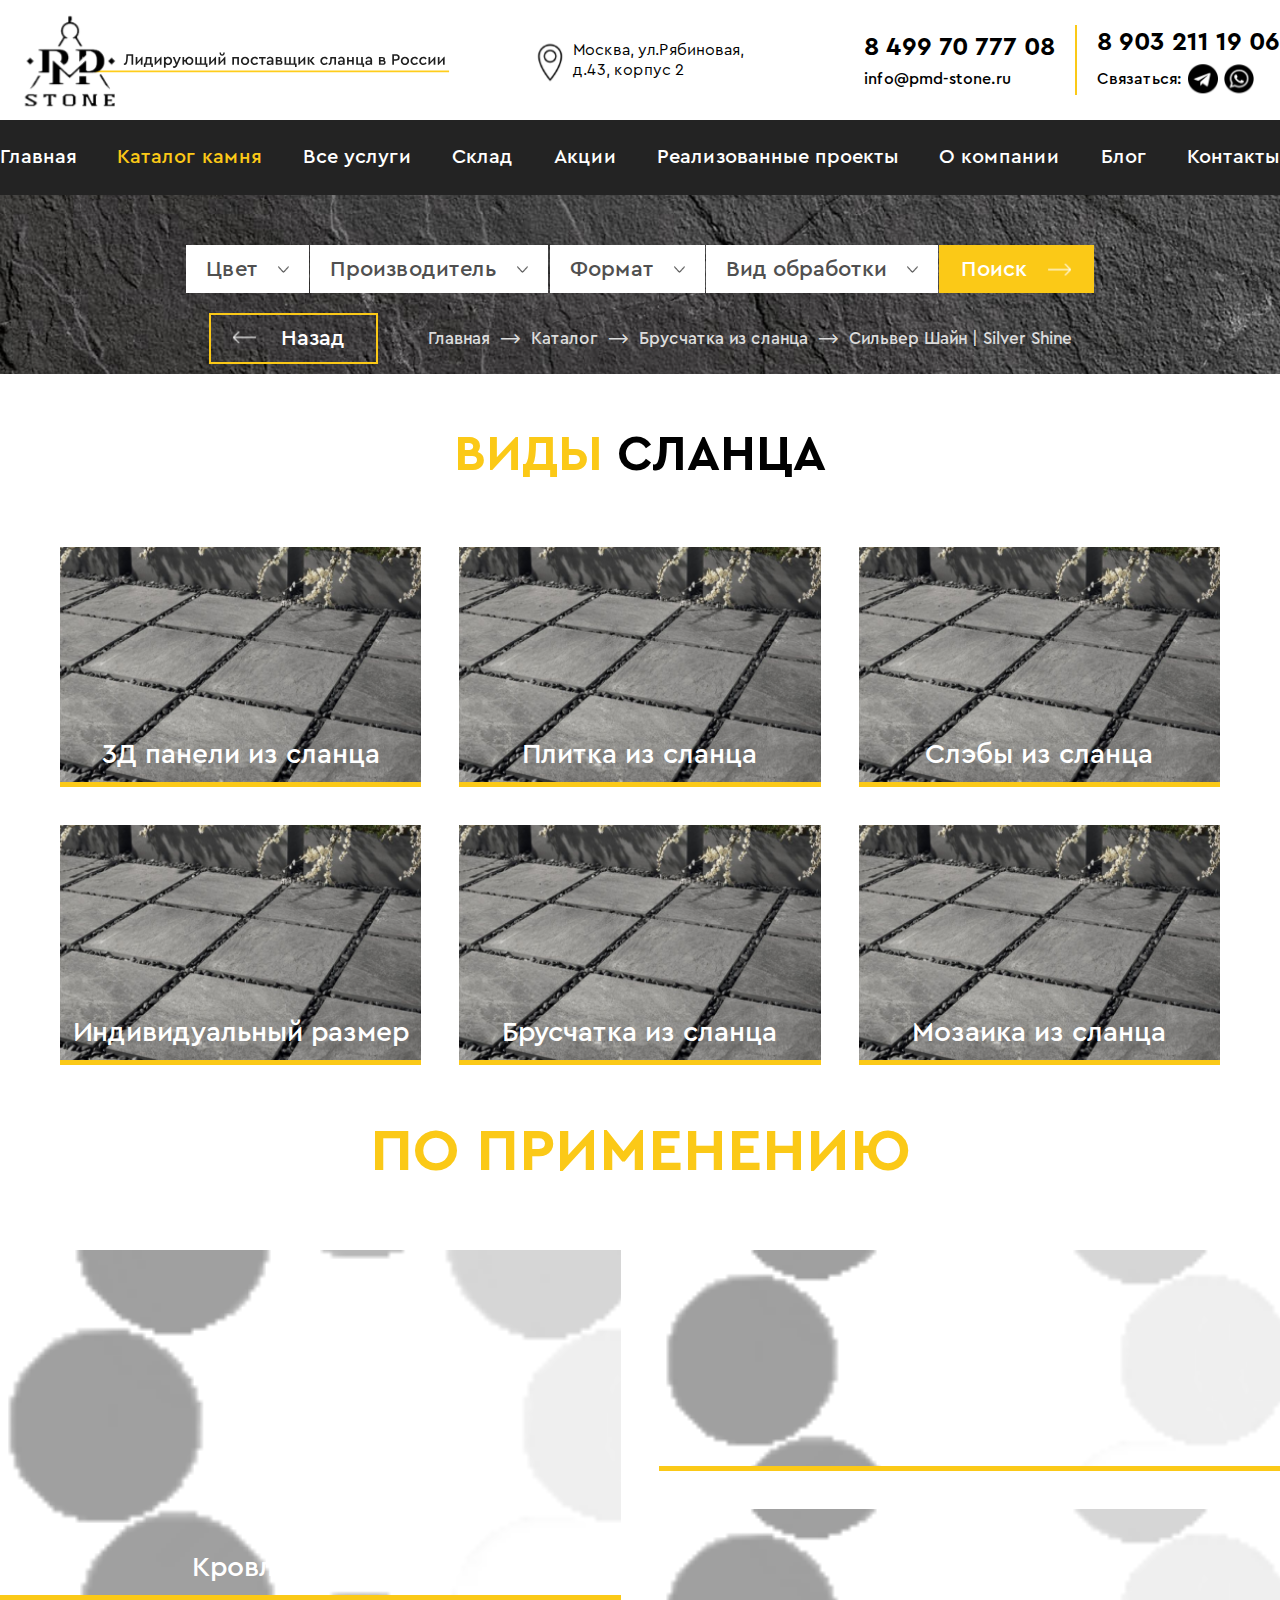
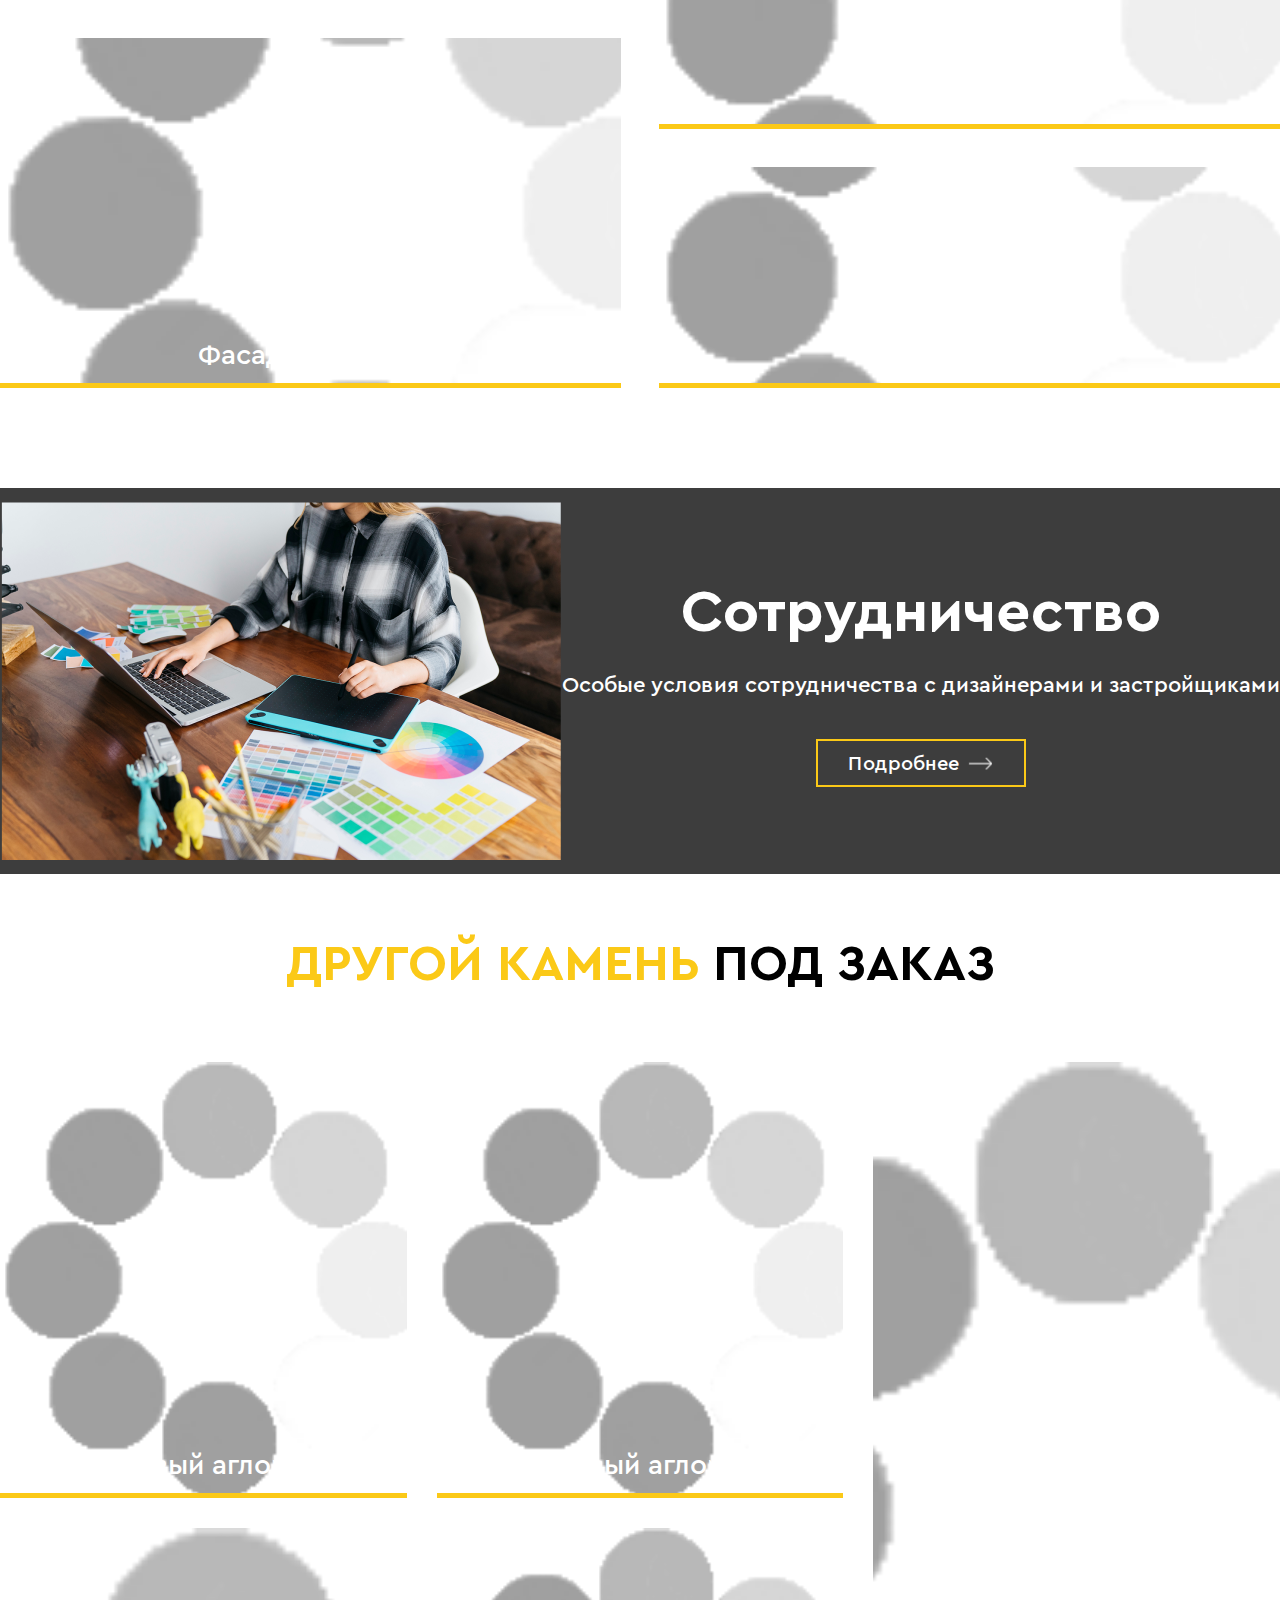
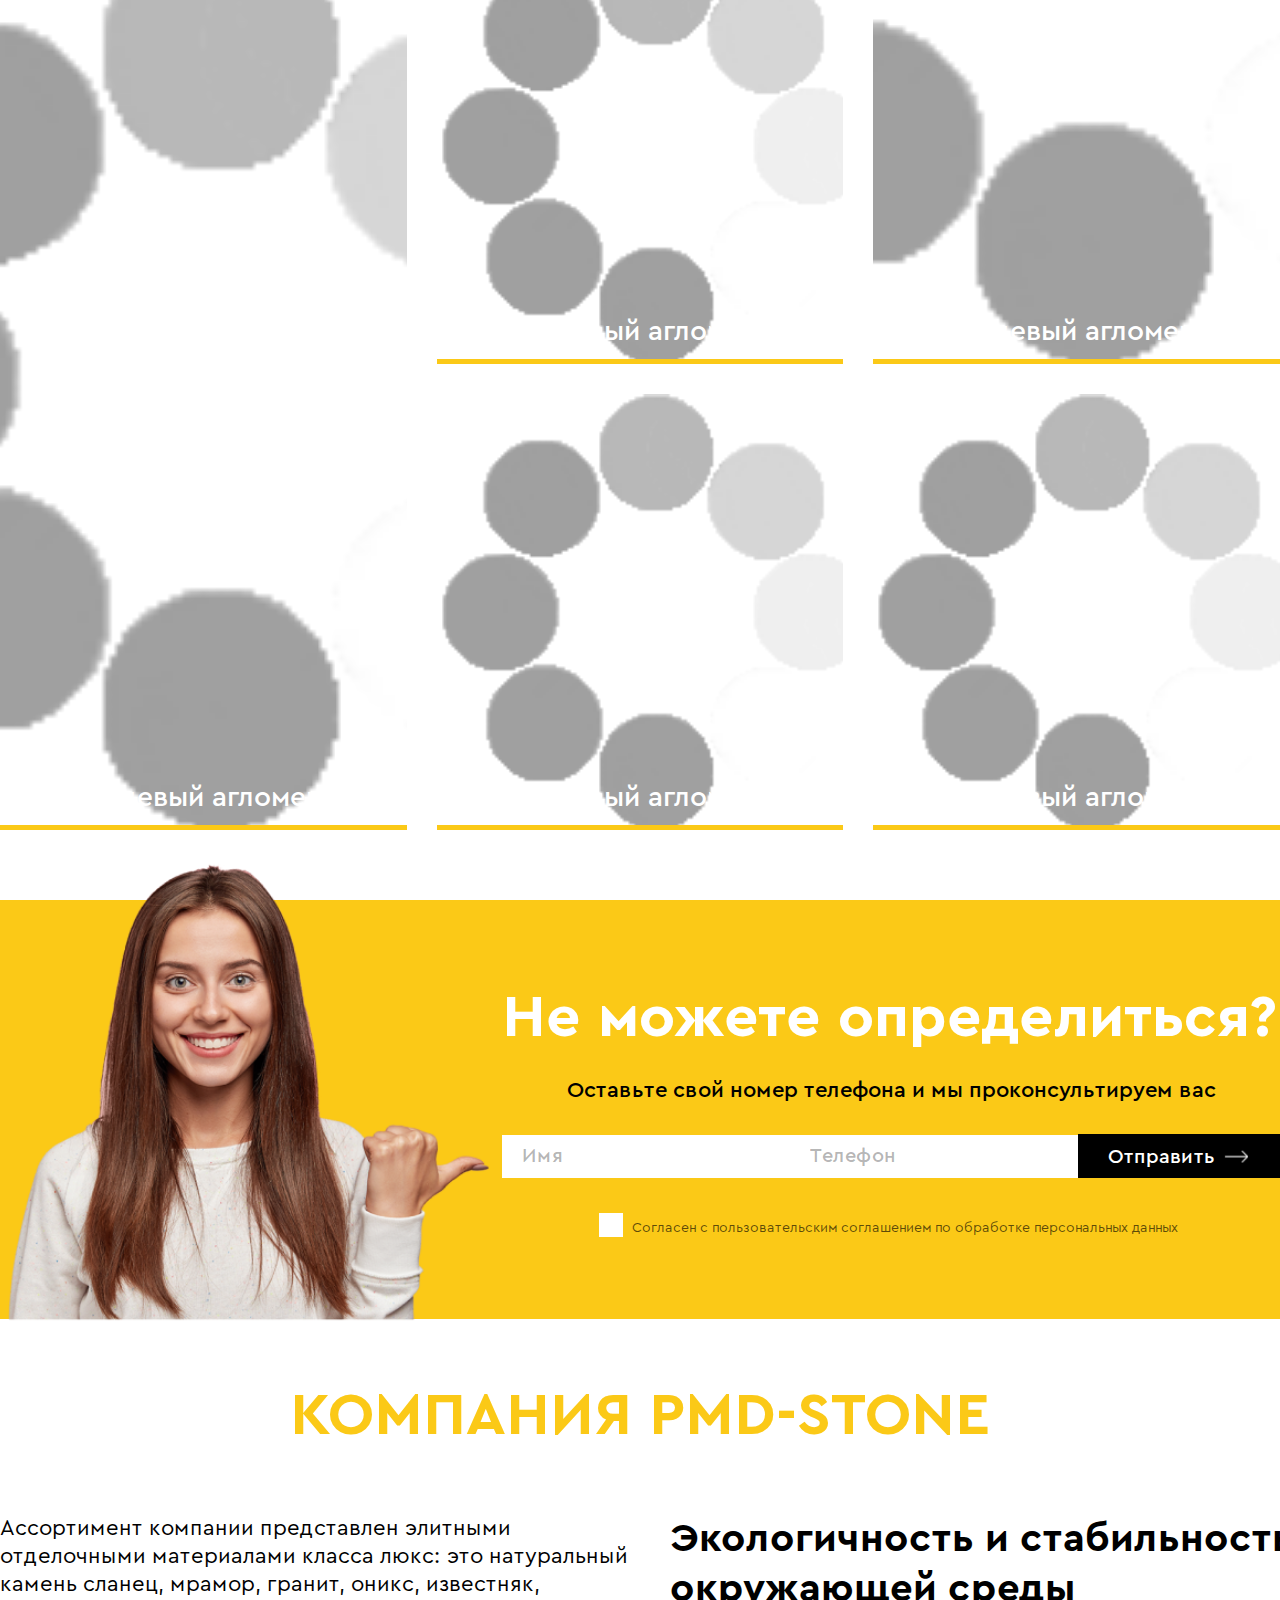
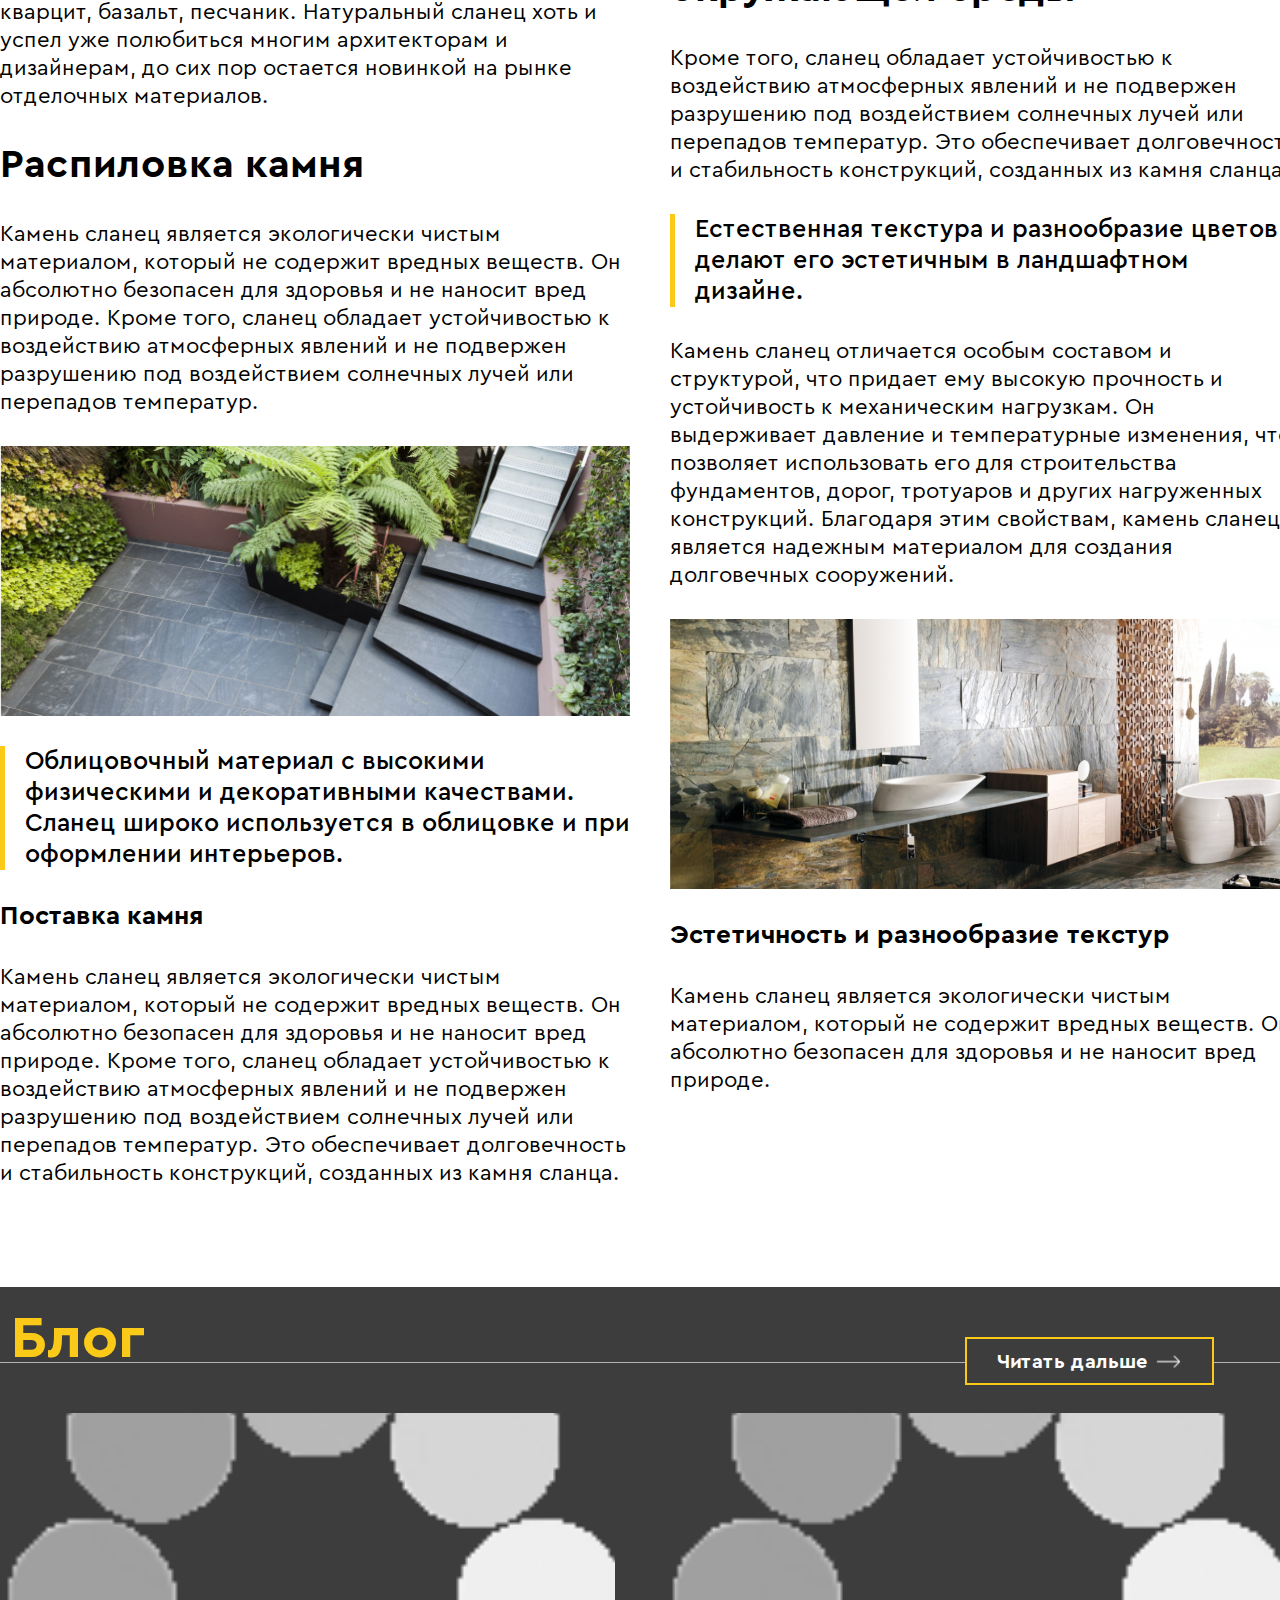
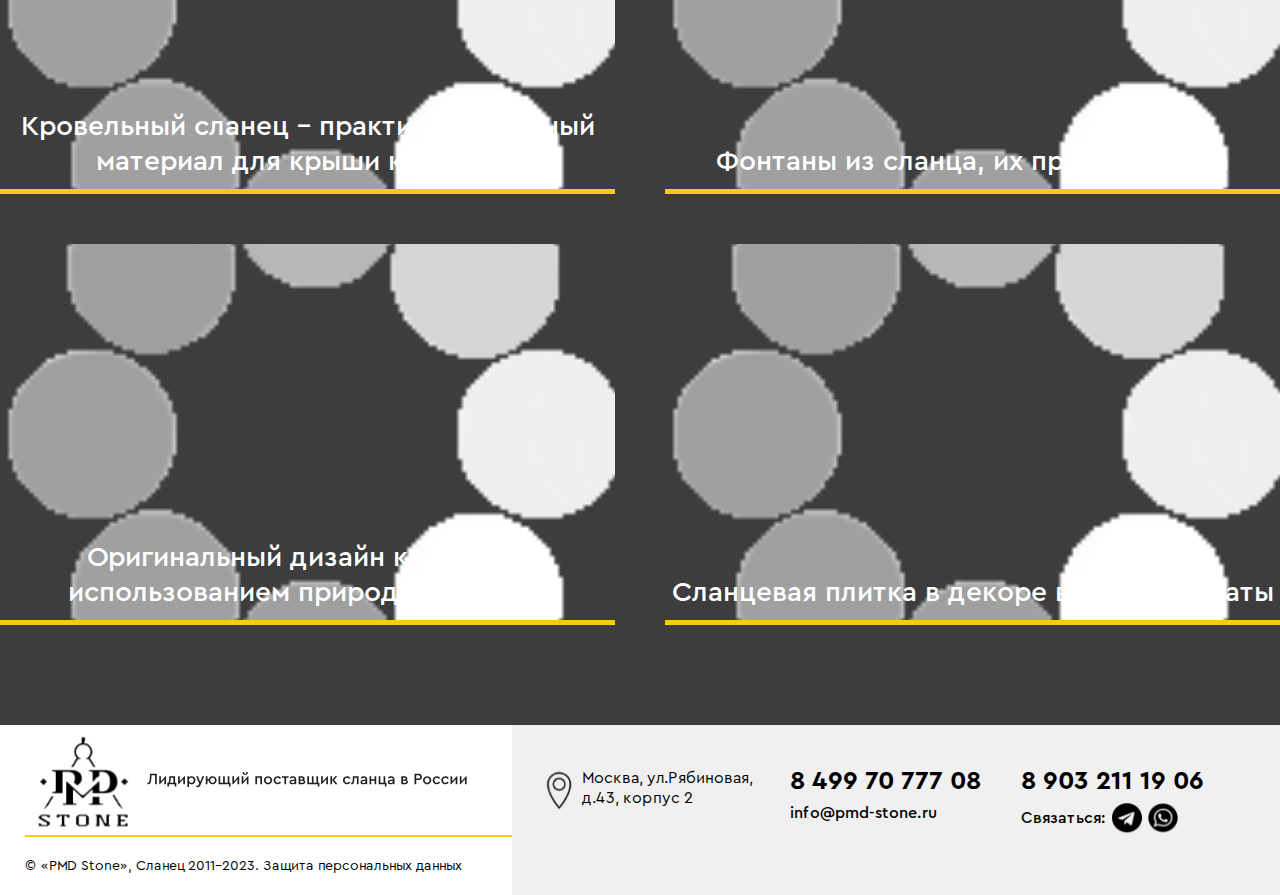
<file: сatalog.html>
<html lang="en">

<head>
    <meta charset="UTF-8" />
    <meta http-equiv="X-UA-Compatible" content="IE=edge" />
    <meta name="viewport" content="width=device-width, initial-scale=1.0" />
    <link rel="stylesheet" href="fonts/stylesheet.css" />
    <link rel="stylesheet" href="styles/select.css">
    <link rel="stylesheet" href="styles/mainStyle.css" />
    <title>Каталог камня</title>
</head>

<body>
    <div class="body-wrapper">
        <header class="header">
            <div class="header-wrapper-description">
                <div class="container">
                    <div class="header__description">
                        <div class="header__logo">
                            <a href="index.html"><img src="img/icons/logo.svg" alt="" /></a>
                        </div>
                        <div class="header__location location" data-da="header-menu-mobile, 3, 994">
                            <p>Москва, ул.Рябиновая, д.43, корпус 2</p>
                        </div>
                        <div class="header__numbers numbers" data-da="header-menu-mobile, 2, 994">
                            <div class="header__number header__number_1 numbers__number_1">
                                <a href="tel:84997077708">8 499 70 777 08</a>
                                <a href="mailto:info@pmd-stone.ru">info@pmd-stone.ru</a>
                            </div>
                            <div class="header__line numbers"></div>
                            <div class="header__number header__number_2 numbers__number_2">
                                <a href="tel:89032111906">8 903 211 19 06</a>
                                <div>
                                    <p>Связаться:</p>
                                    <div>
                                        <a class="header-media-img-wrapper media-img-wrapper" href="#">
                                            <img class="header-media-img media-img" src="img/icons/telegram.svg"
                                                alt="" />
                                            <img class="header-media-img-hover media-img-hover"
                                                src="img/icons/telegram-hover.svg" alt="" />
                                        </a>
                                    </div>
                                    <div>
                                        <a class="header-media-img-wrapper media-img-wrapper" href="#">
                                            <img class="header-media-img media-img" src="img/icons/whatsapp.svg"
                                                alt="" />
                                            <img class="header-media-img-hover media-img-hover"
                                                src="img/icons/whatsapp-hover.svg" alt="" />
                                        </a>
                                    </div>
                                </div>
                            </div>
                        </div>
                        <div class="header__burger">
                            <span></span>
                        </div>
                        <div class="header-menu-mobile"></div>
                    </div>
                </div>
            </div>
            <div class="header-wrapper-menu" data-da="header-menu-mobile, 1, 994">
                <div class="container">
                    <nav class="header__menu">
                        <a href="index.html" class="header__menu-link">Главная</a>
                        <a href="сatalog.html" style="color: #fbc917" class="header__menu-link">Каталог камня</a>
                        <a href="#" class="header__menu-link">Все услуги</a>
                        <a href="storage.html" class="header__menu-link">Склад</a>
                        <a href="stocks.html" class="header__menu-link">Акции</a>
                        <a href="projects.html" class="header__menu-link">Реализованные проекты</a>
                        <a href="about.html" class="header__menu-link">О компании</a>
                        <a href="#" class="header__menu-link">Блог</a>
                        <a href="contacts.html" class="header__menu-link">Контакты</a>
                    </nav>
                </div>
            </div>
        </header>
        <section class="filters">
            <div class="container">
                <div class="filters__body">
                    <div class="filters__items">
                        <div class="filters__item">
                            <select name="color" class="form__select">
                                <option value="1">Цвет</option>
                                <option value="2">графитовый</option>
                                <option value="3">зеленый</option>
                                <option value="4">коричневый</option>
                                <option value="5">малахитовый</option>
                                <option value="6">медный</option>
                                <option value="7">розовый</option>
                                <option value="8">рыжый</option>
                                <option value="9">серебристый</option>
                                <option value="11">серый</option>
                                <option value="12">тёмно-серебристый</option>
                                <option value="13">фисташковый</option>
                                <option value="14">черный</option>
                            </select>
                        </div>
                        <div class="filters__item">
                            <select name="maker" class="form__select">
                                <option value="1">Производитель</option>
                                <option value="2">Производитель</option>
                                <option value="3">Производитель</option>
                                <option value="4">Производитель</option>
                                <option value="5">Производитель</option>
                            </select>
                        </div>
                        <div class="filters__item">
                            <select name="format" class="form__select">
                                <option value="1">Формат</option>
                                <option value="2">Формат</option>
                                <option value="3">Формат</option>
                                <option value="4">Формат</option>
                                <option value="5">Формат</option>
                                <option value="6">Формат</option>
                            </select>
                        </div>
                        <div class="filters__item">
                            <select name="processing" class="form__select">
                                <option value="1">Вид обработки</option>
                                <option value="2">Вид обработки</option>
                                <option value="3">Вид обработки</option>
                                <option value="4">Вид обработки</option>
                                <option value="5">Вид обработки</option>
                                <option value="6">Вид обработки</option>
                            </select>
                        </div>
                        <button class="filters__btn">Поиск</button>
                    </div>
                    <div class="filters__navigation">
                        <div class="filters__navigation-btns">
                            <button class="go-back-btn" onclick="window.history.back()">Назад</button>
                            <div class="go-back-btn__bread">
                                <span><a href="index.html">Главная</a></span>
                                <span>⟶</span>
                                <span><a href="сatalog.html">Каталог</a></span>
                                <span>⟶</span>
                                <span><a href="#">Брусчатка из сланца </a></span>
                                <span>⟶</span>
                                <span><a href="#">Сильвер Шайн | Silver Shine</a></span>
                            </div>
                        </div>
                    </div>
                </div>
            </div>
        </section>
        <section class="types">
            <div class="container">
                <div class="types__body">
                    <p class="types__title"><span>Виды </span><span>сланца</span></p>
                    <div class="types__items">
                        <div class="types__item anim-block__item">
                            <div class="types__item-img anim-block__item-img">
                                <img src="img/loading.gif" class="lazy-load" data-src="img/banner.png" alt="" />
                                <p class="types__item-text-prew anim-block__item-text-prew">3Д панели из сланца</p>
                            </div>
                            <div class="types__item-text anim-block__item-text">
                                <p>3Д панели из сланца</p>
                                <a href="#">Подробнее</a>
                            </div>
                        </div>
                        <div class="types__item anim-block__item">
                            <div class="types__item-img anim-block__item-img">
                                <img src="img/loading.gif" class="lazy-load" data-src="img/banner.png" alt="" />
                                <p class="types__item-text-prew anim-block__item-text-prew">Плитка из сланца</p>
                            </div>
                            <div class="types__item-text anim-block__item-text">
                                <p>Плитка из сланца</p>
                                <a href="#">Подробнее</a>
                            </div>
                        </div>
                        <div class="types__item anim-block__item">
                            <div class="types__item-img anim-block__item-img">
                                <img src="img/loading.gif" class="lazy-load" data-src="img/banner.png" alt="" />
                                <p class="types__item-text-prew anim-block__item-text-prew">Слэбы из сланца</p>
                            </div>
                            <div class="types__item-text anim-block__item-text">
                                <p>Слэбы из сланца</p>
                                <a href="#">Подробнее</a>
                            </div>
                        </div>
                        <div class="types__item anim-block__item">
                            <div class="types__item-img anim-block__item-img">
                                <img src="img/loading.gif" class="lazy-load" data-src="img/banner.png" alt="" />
                                <p class="types__item-text-prew anim-block__item-text-prew">Индивидуальный размер</p>
                            </div>
                            <div class="types__item-text anim-block__item-text">
                                <p>Индивидуальный размер</p>
                                <a href="#">Подробнее</a>
                            </div>
                        </div>
                        <div class="types__item anim-block__item">
                            <div class="types__item-img anim-block__item-img">
                                <img src="img/loading.gif" class="lazy-load" data-src="img/banner.png" alt="" />
                                <p class="types__item-text-prew anim-block__item-text-prew">Брусчатка из сланца</p>
                            </div>
                            <div class="types__item-text anim-block__item-text">
                                <p>Брусчатка из сланца</p>
                                <a href="#">Подробнее</a>
                            </div>
                        </div>
                        <div class="types__item anim-block__item">
                            <div class="types__item-img anim-block__item-img">
                                <img src="img/loading.gif" class="lazy-load" data-src="img/banner.png" alt="" />
                                <p class="types__item-text-prew anim-block__item-text-prew">Мозаика из сланца</p>
                            </div>
                            <div class="types__item-text anim-block__item-text">
                                <p>Мозаика из сланца</p>
                                <a href="#">Подробнее</a>
                            </div>
                        </div>
                    </div>
                </div>
            </div>
        </section>
        <section class="application">
            <div class="container">
                <div class="application__body">
                    <p class="application__title">По применению</p>
                    <div class="application__items">
                        <div class="application__item application__item_1 anim-block__item">
                            <div class="application__item-img anim-block__item-img">
                                <img src="img/loading.gif" class="lazy-load" data-src="img/banner.png" alt="" />
                                <p class="application__item-text-prew anim-block__item-text-prew">Кровля из сланца</p>
                            </div>
                            <div class="application__item-text anim-block__item-text">
                                <p>Кровля из сланца</p>
                                <a href="#">Подробнее</a>
                            </div>
                        </div>
                        <div class="application__item application__item_2 anim-block__item">
                            <div class="application__item-img anim-block__item-img">
                                <img src="img/loading.gif" class="lazy-load" data-src="img/banner.png" alt="" />
                                <p class="application__item-text-prew anim-block__item-text-prew">Фасад из сланца
                                </p>
                            </div>
                            <div class="application__item-text anim-block__item-text">
                                <p>Фасад из сланца</p>
                                <a href="#">Подробнее</a>
                            </div>
                        </div>
                        <div class="application__item application__item_3 anim-block__item">
                            <div class="application__item-img anim-block__item-img">
                                <img src="img/loading.gif" class="lazy-load" data-src="img/banner.png" alt="" />
                                <p class="application__item-text-prew anim-block__item-text-prew">Полы из сланца
                                </p>
                            </div>
                            <div class="application__item-text anim-block__item-text">
                                <p>Полы из сланца</p>
                                <a href="#">Подробнее</a>
                            </div>
                        </div>
                        <div class="application__item application__item_4 anim-block__item">
                            <div class="application__item-img anim-block__item-img">
                                <img src="img/loading.gif" class="lazy-load" data-src="img/banner.png" alt="" />
                                <p class="application__item-text-prew anim-block__item-text-prew">Стены из сланца
                                </p>
                            </div>
                            <div class="application__item-text anim-block__item-text">
                                <p>Стены из сланца</p>
                                <a href="#">Подробнее</a>
                            </div>
                        </div>
                        <div class="application__item application__item_5 anim-block__item">
                            <div class="application__item-img anim-block__item-img">
                                <img src="img/loading.gif" class="lazy-load" data-src="img/banner.png" alt="" />
                                <p class="application__item-text-prew anim-block__item-text-prew">Ванна из сланца
                                </p>
                            </div>
                            <div class="application__item-text anim-block__item-text">
                                <p>Ванна из сланца</p>
                                <a href="#">Подробнее</a>
                            </div>
                        </div>
                    </div>
                </div>
            </div>
        </section>
        <section class="cooperation">
            <div class="container">
                <div class="cooperation__body">
                    <div class="cooperation__img"><img src="img/cooperation.png" alt=""></div>
                    <div class="cooperation__description">
                        <p class="cooperation__title">Сотрудничество</p>
                        <div class="cooperation__text">
                            <p>Особые условия сотрудничества с дизайнерами и застройщиками</p>
                        </div>
                        <div class="cooperation__btns">
                            <a href="#">Подробнее</a>
                        </div>
                    </div>
                </div>
            </div>
        </section>
        <section class="order">
            <div class="container">
                <div class="order__body">
                    <p class="order__title">
                        <span>Другой камень </span><span>под заказ</span>
                    </p>
                    <div class="order__items">
                        <div class="order__item">
                            <div class="order__item-img">
                                <img src="img/loading.gif" class="lazy-load" data-src="img/banner.png" alt="" />
                                <p class="order__item-text-prew">Кварцевый агломерат</p>
                            </div>
                            <div class="order__item-text">
                                <p>Кварцевый агломерат</p>
                                <a href="#">Подробнее</a>
                            </div>
                        </div>
                        <div class="order__item">
                            <div class="order__item-img">
                                <img src="img/loading.gif" class="lazy-load" data-src="img/banner.png" alt="" />
                                <p class="order__item-text-prew">Кварцевый агломерат</p>
                            </div>
                            <div class="order__item-text">
                                <p>Кварцевый агломерат</p>
                                <a href="#">Подробнее</a>
                            </div>
                        </div>
                        <div class="order__item">
                            <div class="order__item-img">
                                <img src="img/loading.gif" class="lazy-load" data-src="img/banner.png" alt="" />
                                <p class="order__item-text-prew">Кварцевый агломерат</p>
                            </div>
                            <div class="order__item-text">
                                <p>Кварцевый агломерат</p>
                                <a href="#">Подробнее</a>
                            </div>
                        </div>
                        <div class="order__item">
                            <div class="order__item-img">
                                <img src="img/loading.gif" class="lazy-load" data-src="img/banner.png" alt="" />
                                <p class="order__item-text-prew">Кварцевый агломерат</p>
                            </div>
                            <div class="order__item-text">
                                <p>Кварцевый агломерат</p>
                                <a href="#">Подробнее</a>
                            </div>
                        </div>
                        <div class="order__item">
                            <div class="order__item-img">
                                <img src="img/loading.gif" class="lazy-load" data-src="img/banner.png" alt="" />
                                <p class="order__item-text-prew">Кварцевый агломерат</p>
                            </div>
                            <div class="order__item-text">
                                <p>Кварцевый агломерат</p>
                                <a href="#">Подробнее</a>
                            </div>
                        </div>
                        <div class="order__item">
                            <div class="order__item-img">
                                <img src="img/loading.gif" class="lazy-load" data-src="img/banner.png" alt="" />
                                <p class="order__item-text-prew">Кварцевый агломерат</p>
                            </div>
                            <div class="order__item-text">
                                <p>Кварцевый агломерат</p>
                                <a href="#">Подробнее</a>
                            </div>
                        </div>
                        <div class="order__item">
                            <div class="order__item-img">
                                <img src="img/loading.gif" class="lazy-load" data-src="img/banner.png" alt="" />
                                <p class="order__item-text-prew">Кварцевый агломерат</p>
                            </div>
                            <div class="order__item-text">
                                <p>Кварцевый агломерат</p>
                                <a href="#">Подробнее</a>
                            </div>
                        </div>
                    </div>
                </div>
            </div>
        </section>
        <section class="form">
            <div class="container">
                <div class="form__body">
                    <div class="form__img"><img src="img/mailW.png" alt="" /></div>
                    <div class="form__description">
                        <p class="form__title">Не можете определиться?</p>
                        <div class="form__text">
                            <p>Оставьте свой номер телефона и мы проконсультируем вас</p>
                        </div>
                        <form action="#" id="form1" class="form__form">
                            <div class="form__items">
                                <div class="form__item">
                                    <input type="text" required placeholder="Имя" />
                                </div>
                                <div class="form__item">
                                    <input type="tel" value="" class="tel" required placeholder="Телефон" />
                                </div>
                                <div class="form__item">
                                    <button type="submit">Отправить</button>
                                </div>
                            </div>
                            <div class="form__check">
                                <input id="form__checkbox" type="checkbox" />
                                <label for="form__checkbox">
                                    <span>Cогласен с пользовательским соглашением по обработке
                                        персональных данных</span>
                                </label>
                            </div>
                        </form>
                    </div>
                </div>
            </div>
        </section>
        <section class="company">
            <div class="container">
                <div class="company__body">
                    <h1 class="company__title">Компания pmd-stone</h1>
                    <div class="company__columns">
                        <div class="company__column company__column-1">
                            <p>
                                Ассортимент компании представлен элитными отделочными
                                материалами класса люкc: это натуральный камень сланец,
                                мрамор, гранит, оникс, известняк, кварцит, базальт, песчаник.
                                Натуральный сланец хоть и успел уже полюбиться многим
                                архитекторам и дизайнерам, до сих пор остается новинкой на
                                рынке отделочных материалов.
                            </p>
                            <h2>Распиловка камня</h2>
                            <p>
                                Камень сланец является экологически чистым материалом, который
                                не содержит вредных веществ. Он абсолютно безопасен для
                                здоровья и не наносит вред природе. Кроме того, сланец
                                обладает устойчивостью к воздействию атмосферных явлений и не
                                подвержен разрушению под воздействием солнечных лучей или
                                перепадов температур.
                            </p>
                            <img src="img/column-1.png" alt="" />
                            <blockquote>
                                Облицовочный материал с высокими физическими и декоративными
                                качествами. Сланец широко используется в облицовке и при
                                оформлении интерьеров.
                            </blockquote>
                            <h3>Поставка камня</h3>
                            <p>
                                Камень сланец является экологически чистым материалом, который
                                не содержит вредных веществ. Он абсолютно безопасен для
                                здоровья и не наносит вред природе. Кроме того, сланец
                                обладает устойчивостью к воздействию атмосферных явлений и не
                                подвержен разрушению под воздействием солнечных лучей или
                                перепадов температур. Это обеспечивает долговечность и
                                стабильность конструкций, созданных из камня сланца.
                            </p>
                        </div>
                        <div class="company__column company__column_2">
                            <h2>Экологичность и стабильность окружающей среды</h2>
                            <p>
                                Кроме того, сланец обладает устойчивостью к воздействию
                                атмосферных явлений и не подвержен разрушению под воздействием
                                солнечных лучей или перепадов температур. Это обеспечивает
                                долговечность и стабильность конструкций, созданных из камня
                                сланца.
                            </p>
                            <blockquote>
                                Естественная текстура и разнообразие цветов делают его
                                эстетичным в ландшафтном дизайне.
                            </blockquote>
                            <p>
                                Камень сланец отличается особым составом и структурой, что
                                придает ему высокую прочность и устойчивость к механическим
                                нагрузкам. Он выдерживает давление и температурные изменения,
                                что позволяет использовать его для строительства фундаментов,
                                дорог, тротуаров и других нагруженных конструкций. Благодаря
                                этим свойствам, камень сланец является надежным материалом для
                                создания долговечных сооружений.
                            </p>
                            <img src="img/column-2.png" alt="" />
                            <h3>Эстетичность и разнообразие текстур</h3>
                            <p>
                                Камень сланец является экологически чистым материалом, который
                                не содержит вредных веществ. Он абсолютно безопасен для
                                здоровья и не наносит вред природе.
                            </p>
                        </div>
                    </div>
                </div>
            </div>
        </section>
        <section class="articles">
            <div class="container">
                <div class="articles__body">
                    <div class="articles__description">
                        <p>Блог</p>
                        <a href="#">Читать дальше</a>
                    </div>
                    <div class="articles__items">
                        <div class="articles__item anim-block__item">
                            <div class="articles__item-img anim-block__item-img">
                                <img src="img/loading.gif" class="lazy-load" data-src="img/banner.png" alt="" />
                                <p class="articles__item-text-prew anim-block__item-text-prew">
                                    Кровельный сланец – практически вечный материал для крыши
                                    коттеджа
                                </p>
                            </div>
                            <div class="articles__item-text anim-block__item-text">
                                <p>
                                    Кровельный сланец – практически вечный материал для крыши
                                    коттеджа
                                </p>
                                <a href="#">Подробнее</a>
                            </div>
                        </div>
                        <div class="articles__item anim-block__item">
                            <div class="articles__item-img anim-block__item-img">
                                <img src="img/loading.gif" class="lazy-load" data-src="img/banner.png" alt="" />
                                <p class="articles__item-text-prew anim-block__item-text-prew">
                                    Фонтаны из сланца, их преимущества
                                </p>
                            </div>
                            <div class="articles__item-text anim-block__item-text">
                                <p>
                                    Фонтаны из сланца, их преимущества
                                </p>
                                <a href="#">Подробнее</a>
                            </div>
                        </div>
                        <div class="articles__item anim-block__item">
                            <div class="articles__item-img anim-block__item-img">
                                <img src="img/loading.gif" class="lazy-load" data-src="img/banner.png" alt="" />
                                <p class="articles__item-text-prew anim-block__item-text-prew">
                                    Оригинальный дизайн каминов с использованием природного камня
                                </p>
                            </div>
                            <div class="articles__item-text anim-block__item-text">
                                <p>
                                    Оригинальный дизайн каминов с использованием природного камня
                                </p>
                                <a href="#">Подробнее</a>
                            </div>
                        </div>
                        <div class="articles__item anim-block__item">
                            <div class="articles__item-img anim-block__item-img">
                                <img src="img/loading.gif" class="lazy-load" data-src="img/banner.png" alt="" />
                                <p class="articles__item-text-prew anim-block__item-text-prew">
                                    ​Сланцевая плитка в декоре ванной комнаты
                                </p>
                            </div>
                            <div class="articles__item-text anim-block__item-text">
                                <p>
                                    ​Сланцевая плитка в декоре ванной комнаты
                                </p>
                                <a href="#">Подробнее</a>
                            </div>
                        </div>
                    </div>
                </div>
            </div>
        </section>
        <footer class="footer">
            <div class="footer__body">
                <div class="footer__logo-wrapper">
                    <div class="footer__logo">
                        <a href="#"><img src="img/icons/logo-2.svg" alt="" /></a>
                    </div>
                    <p class="footer__logo-text">
                        © «PMD Stone», Сланец 2011-2023. Защита персональных данных
                    </p>
                </div>
                <div class="footer__description">
                    <div class="footer__location location">
                        <p>Москва, ул.Рябиновая, д.43, корпус 2</p>
                    </div>
                    <div class="footer__numbers numbers">
                        <div class="footer__number footer__number_1 numbers__number_1">
                            <a href="tel:84997077708">8 499 70 777 08</a>
                            <a href="mailto:info@pmd-stone.ru">info@pmd-stone.ru</a>
                        </div>
                        <div class="footer__number footer__number_2 numbers__number_2">
                            <a href="tel:89032111906">8 903 211 19 06</a>
                            <div>
                                <p>Связаться:</p>
                                <div>
                                    <a class="header-media-img-wrapper media-img-wrapper" href="#">
                                        <img class="header-media-img media-img" src="img/icons/telegram.svg" alt="" />
                                        <img class="header-media-img-hover media-img-hover"
                                            src="img/icons/telegram-hover.svg" alt="" />
                                    </a>
                                </div>
                                <div>
                                    <a class="header-media-img-wrapper media-img-wrapper" href="#">
                                        <img class="header-media-img media-img" src="img/icons/whatsapp.svg" alt="" />
                                        <img class="header-media-img-hover media-img-hover"
                                            src="img/icons/whatsapp-hover.svg" alt="" />
                                    </a>
                                </div>
                            </div>
                        </div>
                    </div>
                </div>
            </div>
        </footer>
    </div>
    <script src="js/less.min.js"></script>
    <script src="js/DynamicAdaptive.js"></script>
    <script src="js/select.js"></script>
    <script src="js/mainScript.js"></script>
</body>

</html>
</file>
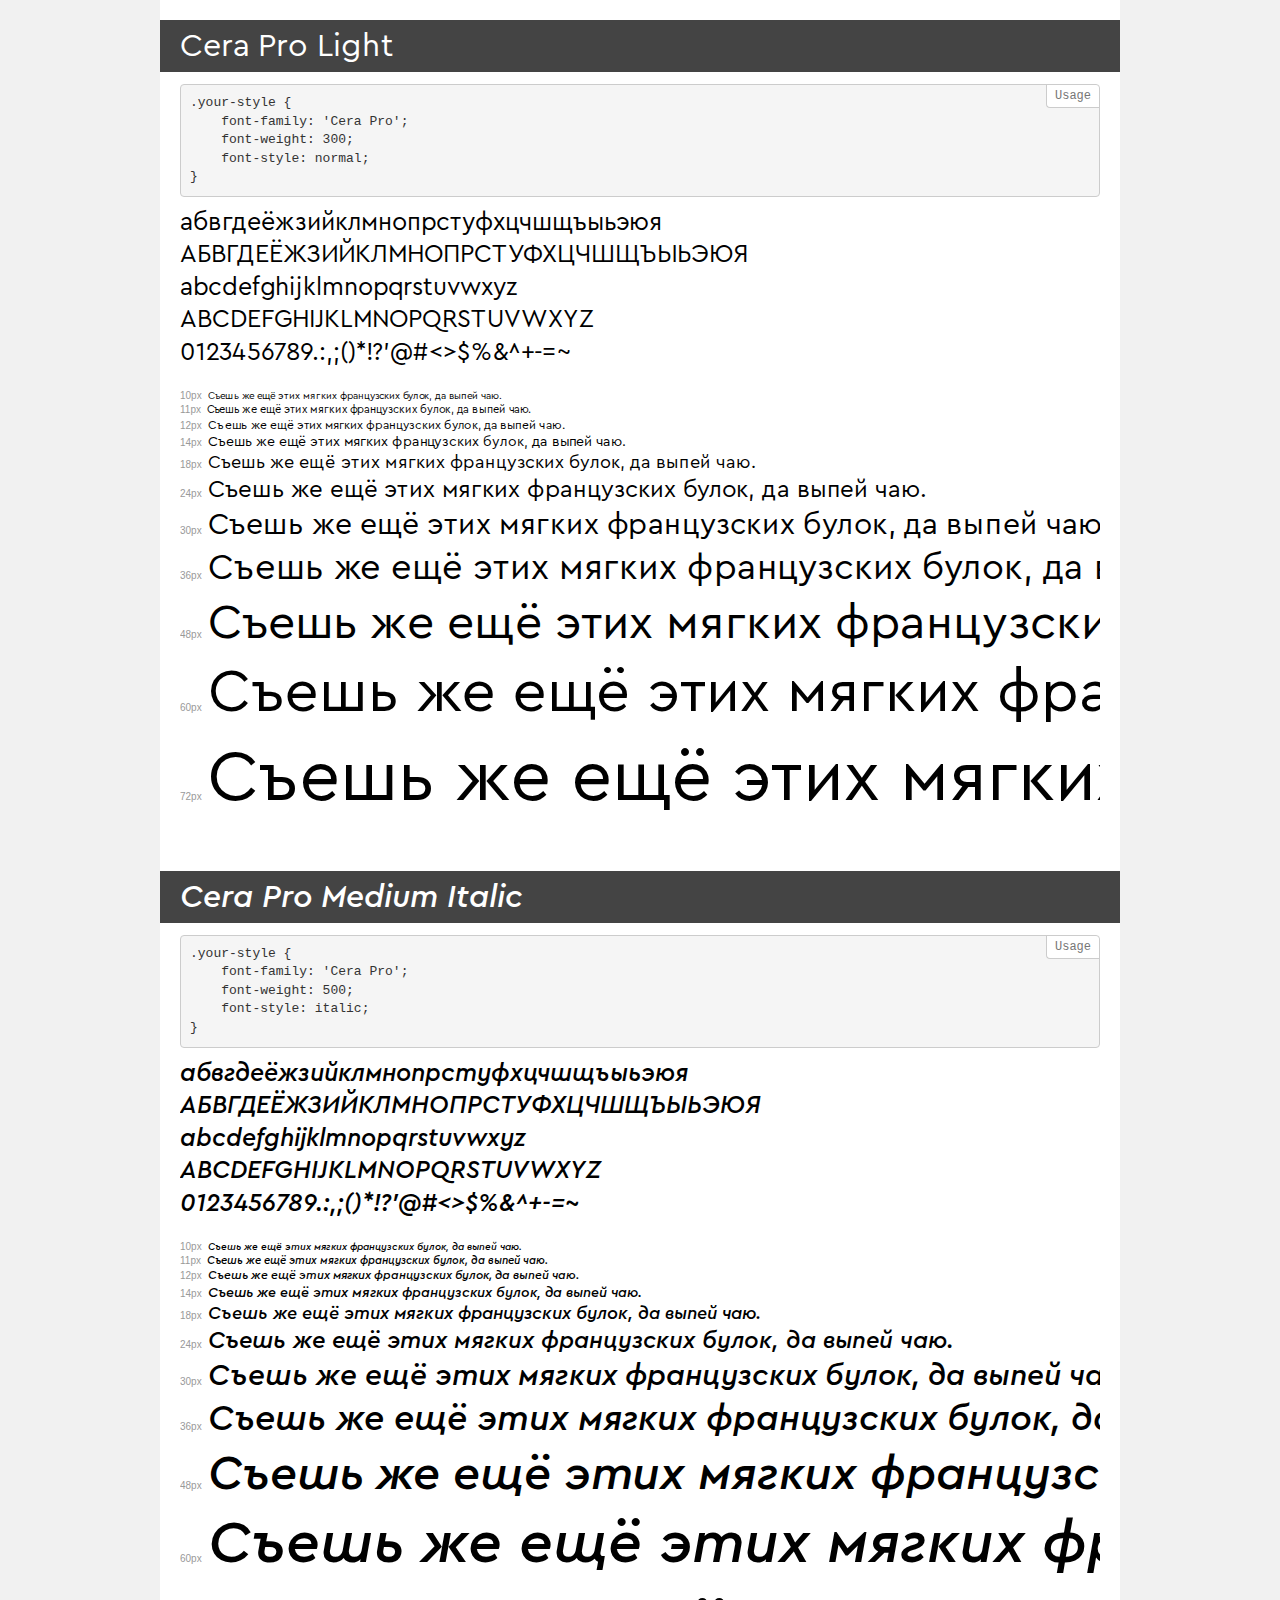
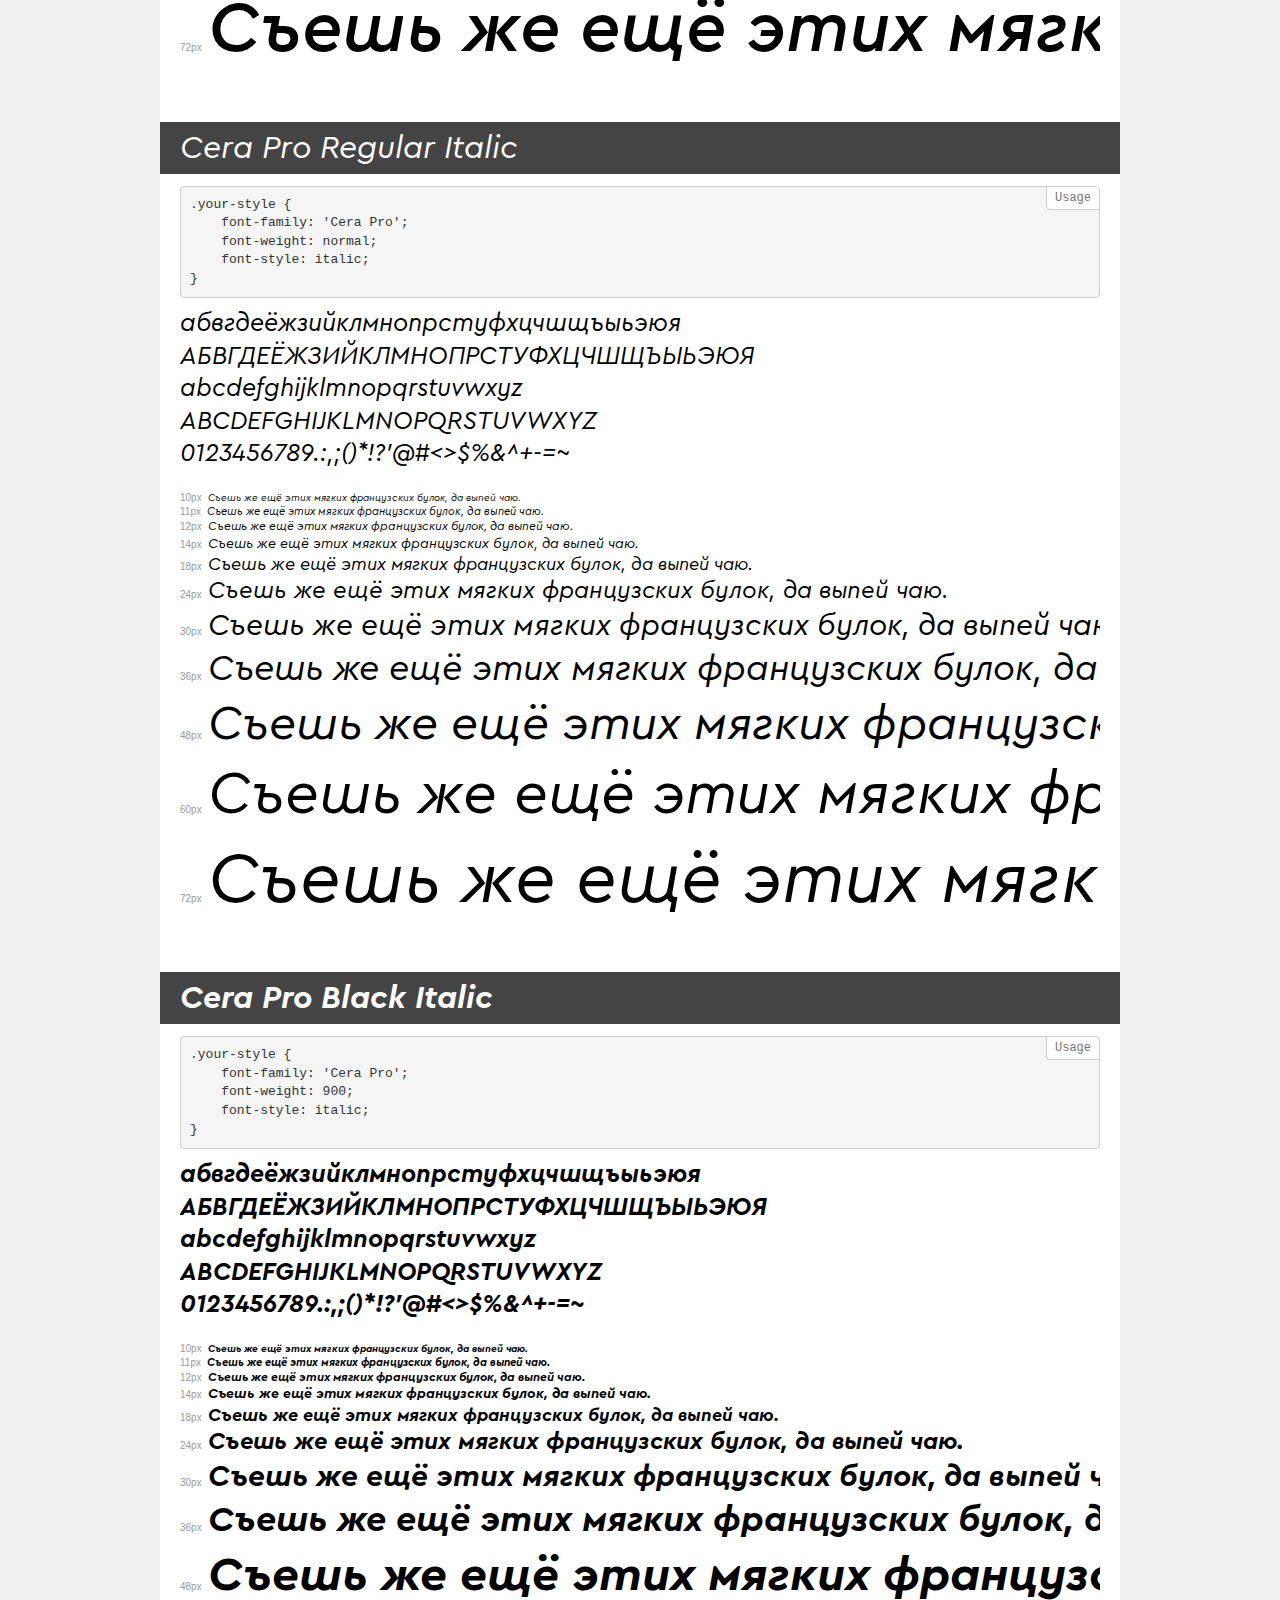
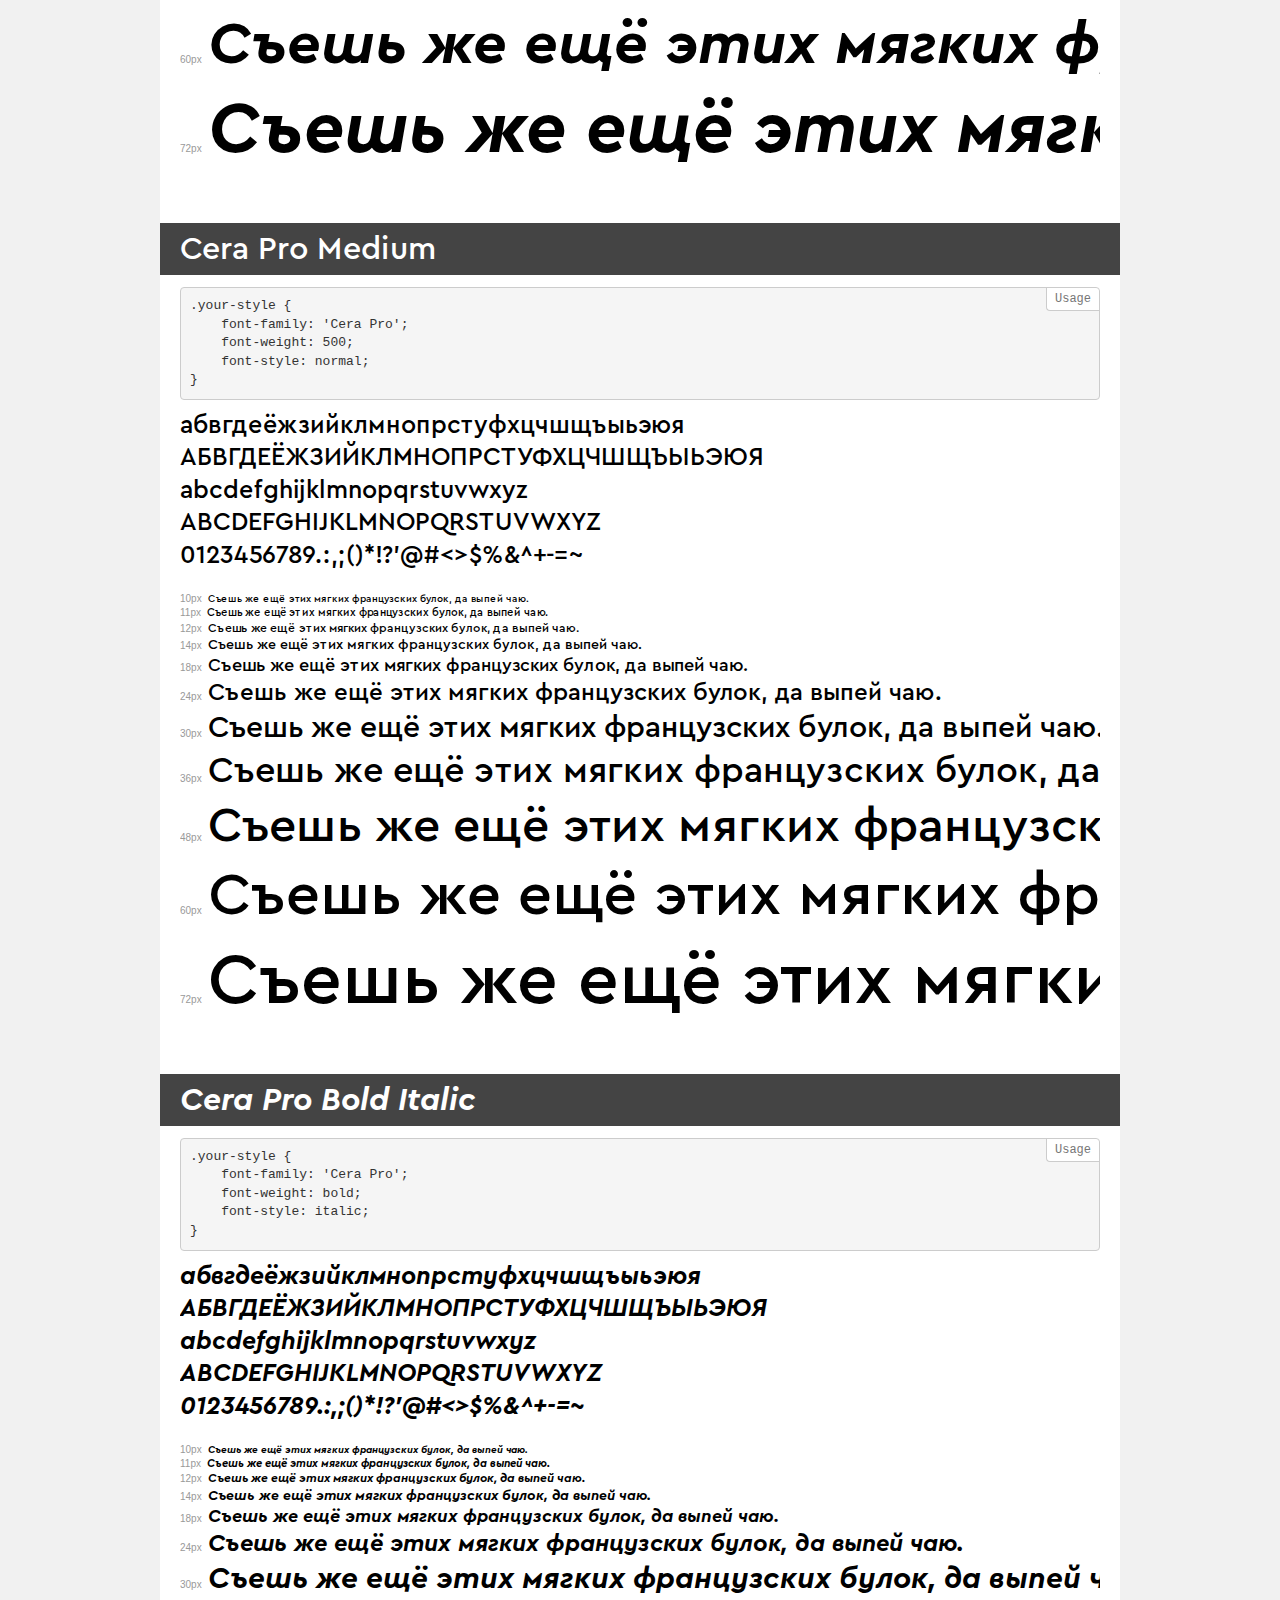
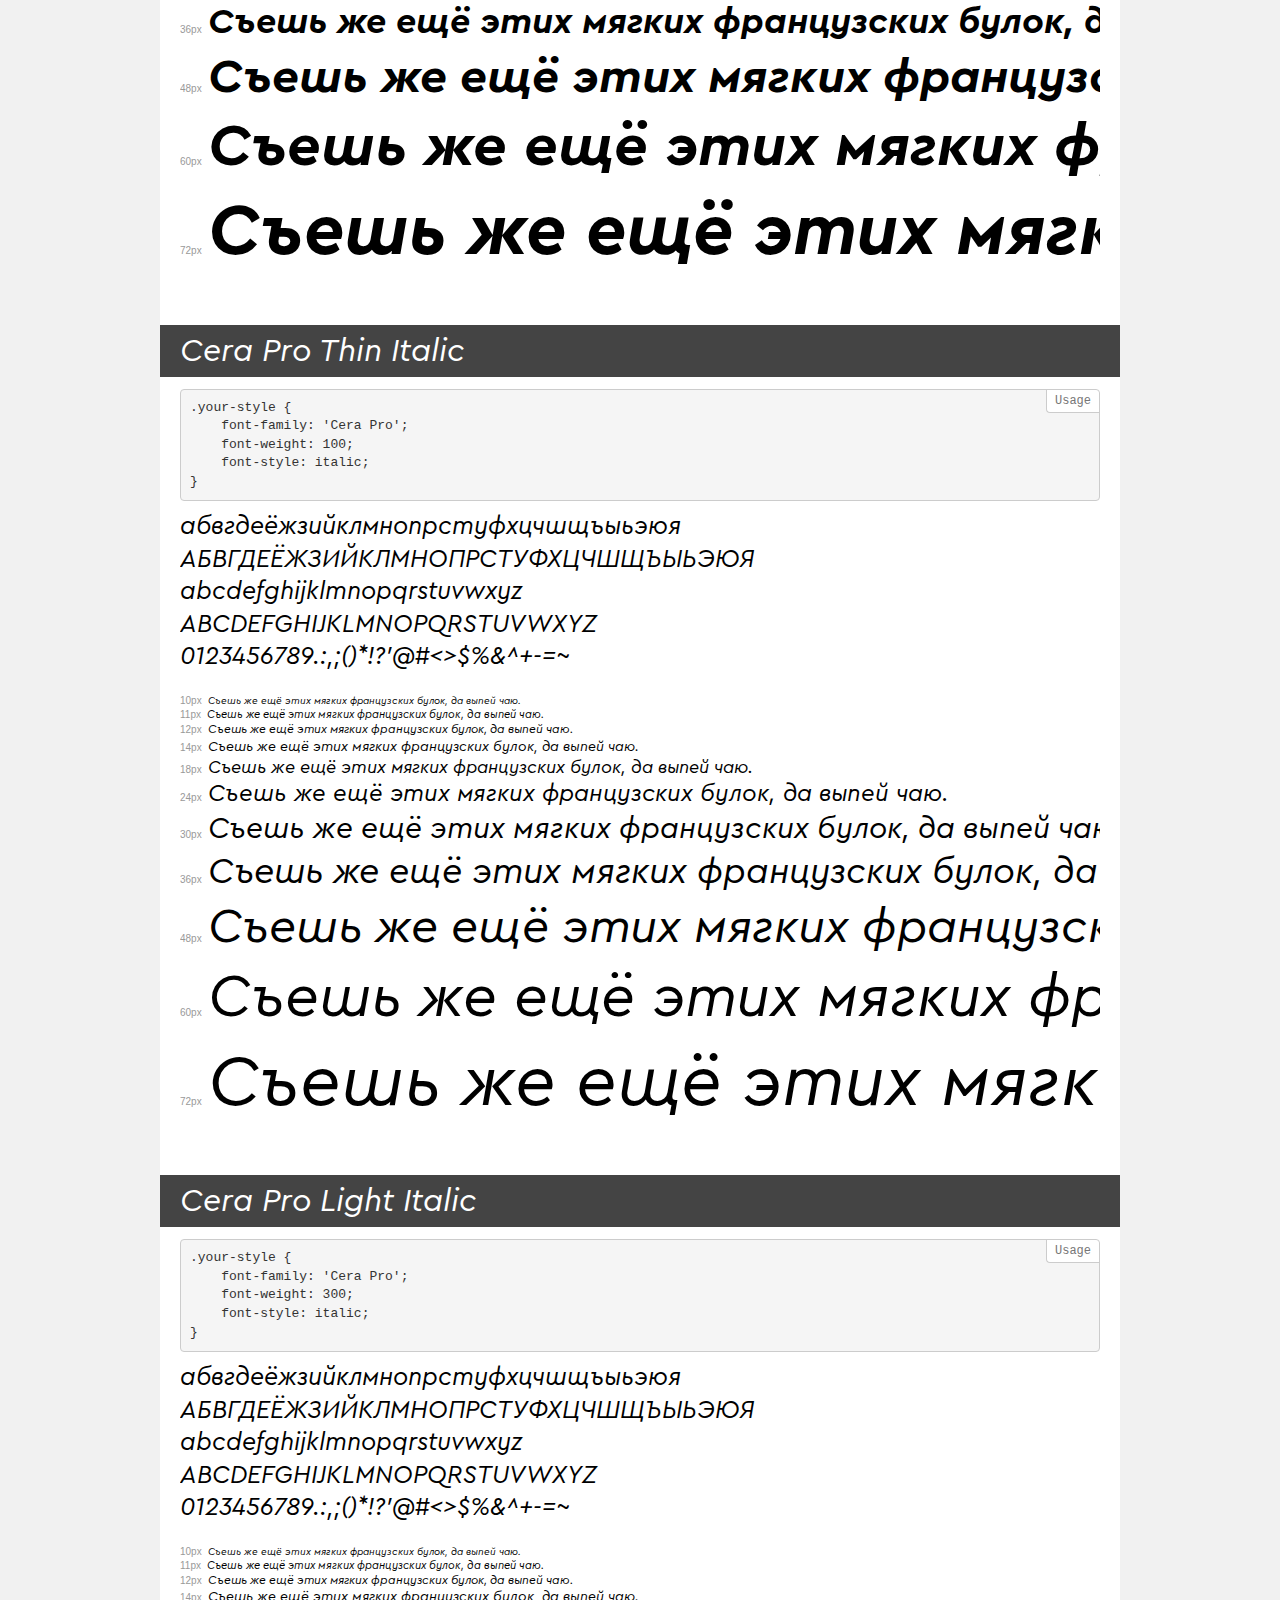
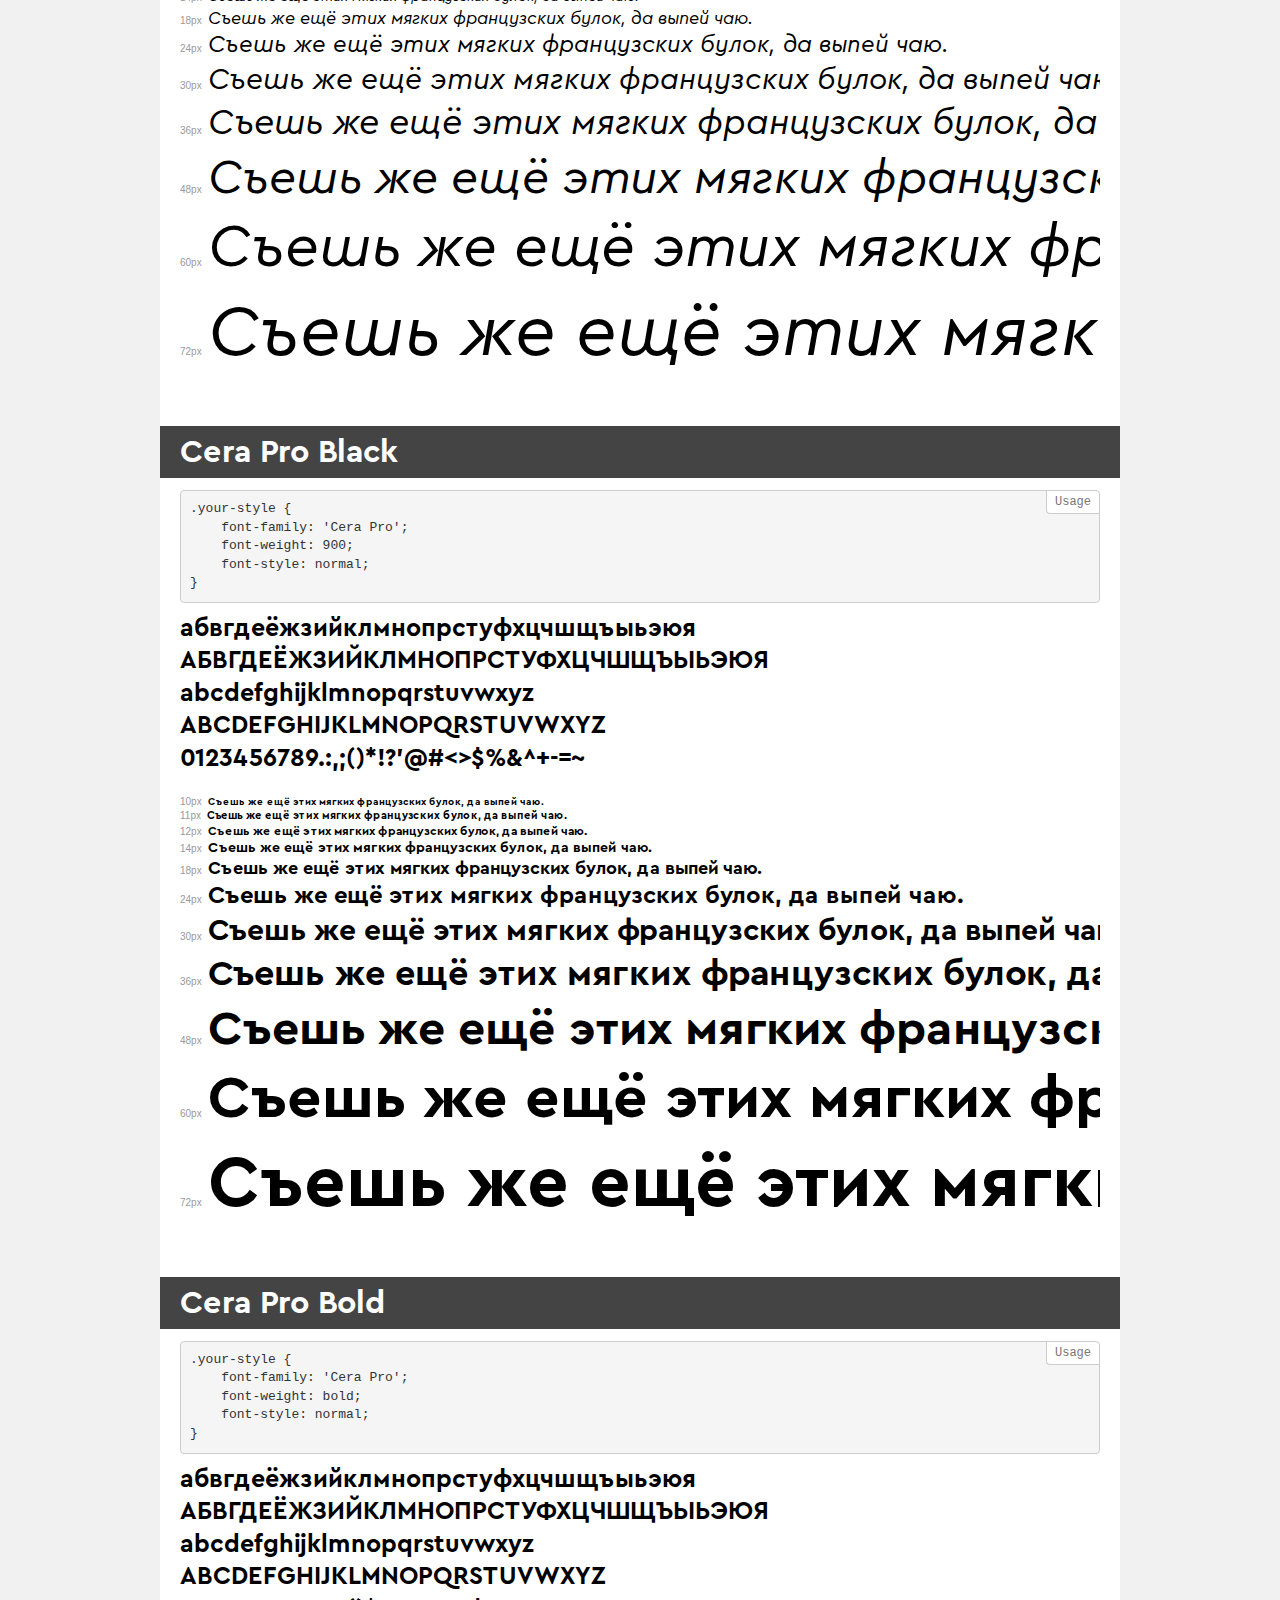
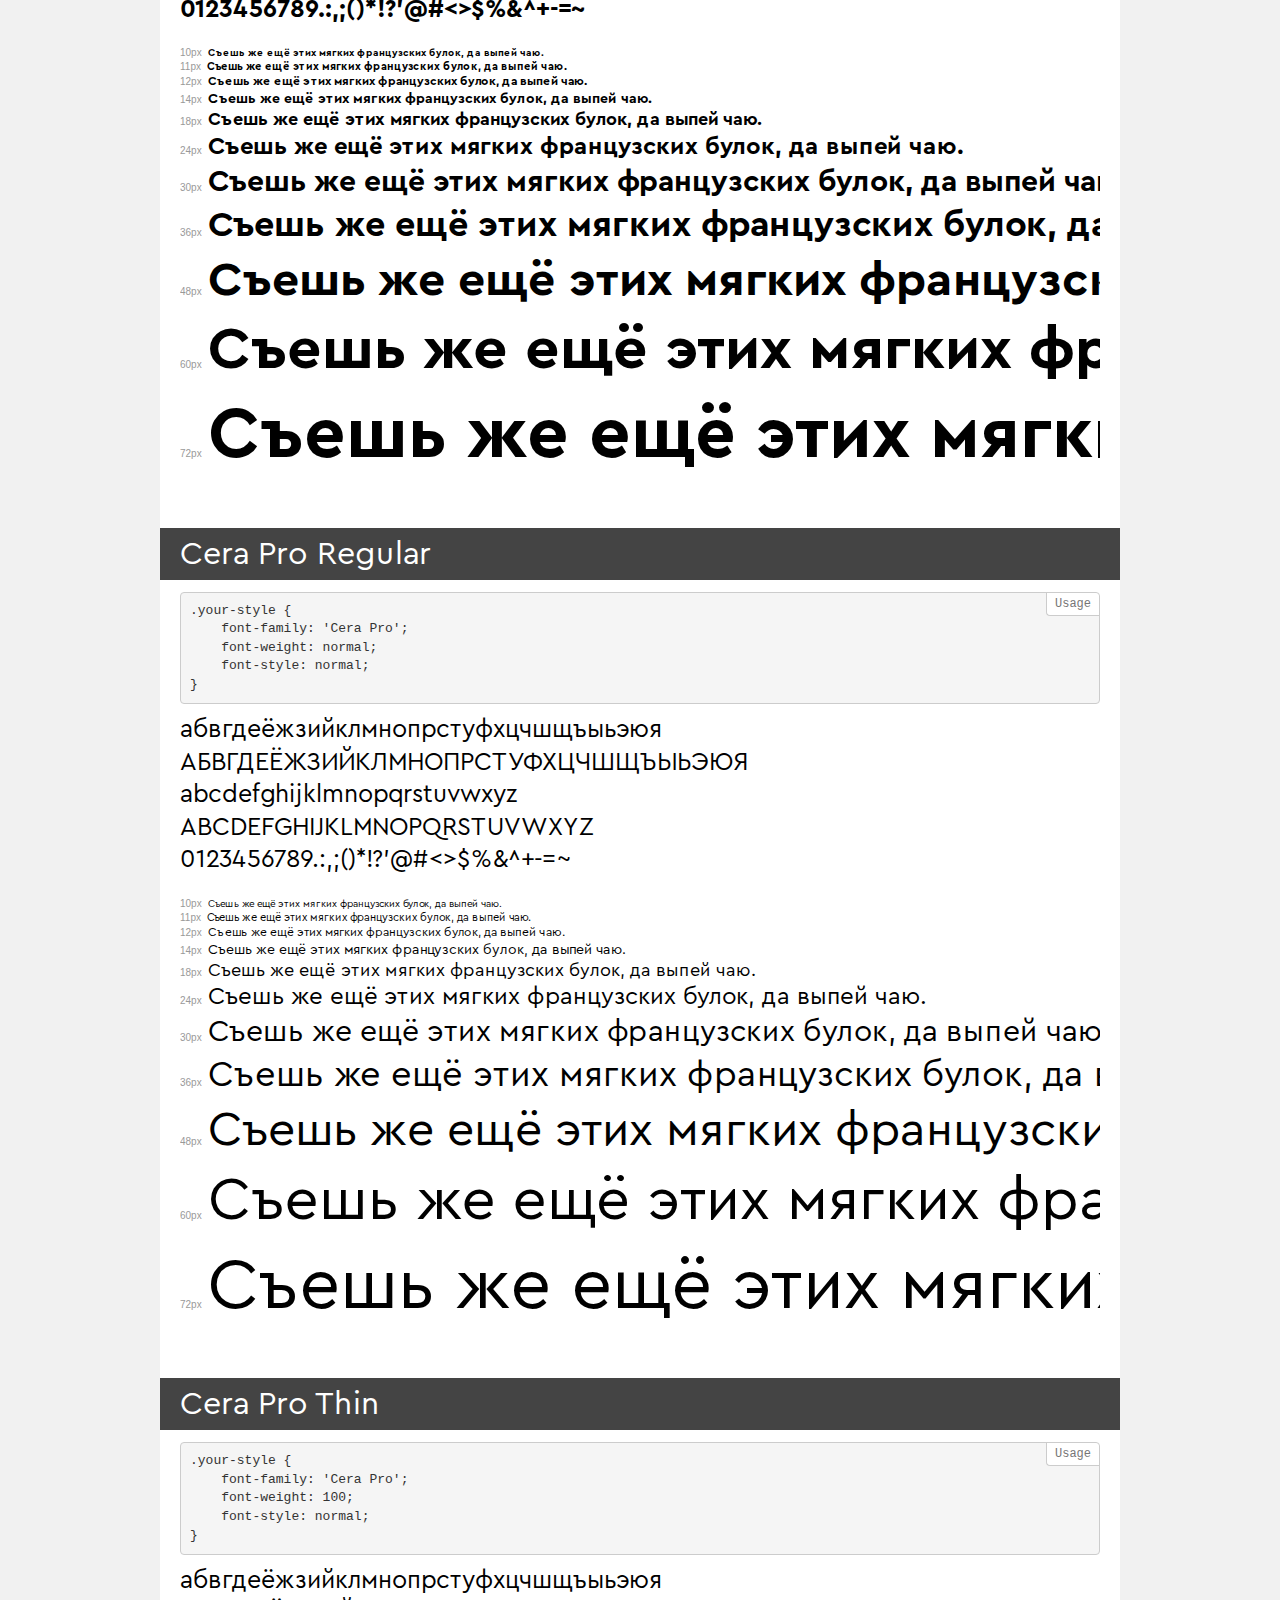
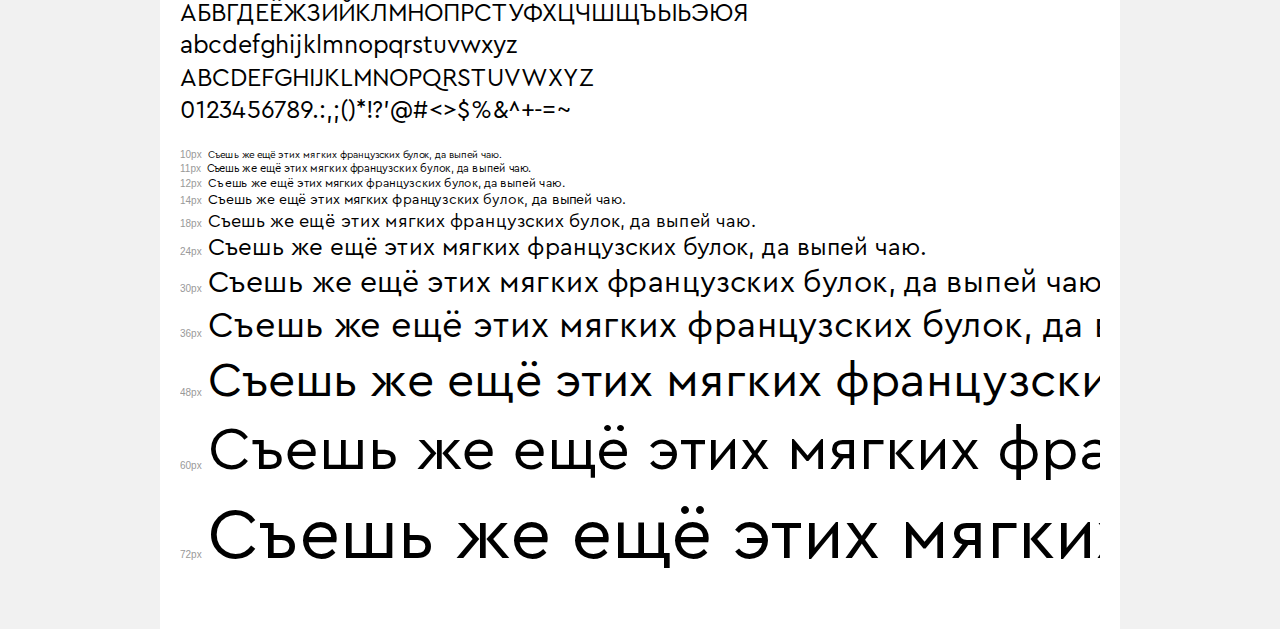
<file: fonts/demo.html>
<!DOCTYPE html>
<html>
<head>
    <meta charset="utf-8">
    <meta http-equiv="X-UA-Compatible" content="IE=edge">
    <meta name="viewport" content="width=device-width, initial-scale=1">
    <meta name="robots" content="noindex, noarchive">
    <meta name="format-detection" content="telephone=no">
    <title>Transfonter demo</title>
    <link href="stylesheet.css" rel="stylesheet">
    <style>
        /*
        http://meyerweb.com/eric/tools/css/reset/
        v2.0 | 20110126
        License: none (public domain)
        */
        html, body, div, span, applet, object, iframe,
        h1, h2, h3, h4, h5, h6, p, blockquote, pre,
        a, abbr, acronym, address, big, cite, code,
        del, dfn, em, img, ins, kbd, q, s, samp,
        small, strike, strong, sub, sup, tt, var,
        b, u, i, center,
        dl, dt, dd, ol, ul, li,
        fieldset, form, label, legend,
        table, caption, tbody, tfoot, thead, tr, th, td,
        article, aside, canvas, details, embed,
        figure, figcaption, footer, header, hgroup,
        menu, nav, output, ruby, section, summary,
        time, mark, audio, video {
            margin: 0;
            padding: 0;
            border: 0;
            font-size: 100%;
            font: inherit;
            vertical-align: baseline;
        }
        /* HTML5 display-role reset for older browsers */
        article, aside, details, figcaption, figure,
        footer, header, hgroup, menu, nav, section {
            display: block;
        }
        body {
            line-height: 1;
        }
        ol, ul {
            list-style: none;
        }
        blockquote, q {
            quotes: none;
        }
        blockquote:before, blockquote:after,
        q:before, q:after {
            content: '';
            content: none;
        }
        table {
            border-collapse: collapse;
            border-spacing: 0;
        }
        /* common styles */
        body {
            background: #f1f1f1;
            color: #000;
        }
        .page {
            background: #fff;
            width: 920px;
            margin: 0 auto;
            padding: 20px 20px 0 20px;
            overflow: hidden;
        }
        .font-container {
            overflow-x: auto;
            overflow-y: hidden;
            margin-bottom: 40px;
            line-height: 1.3;
            white-space: nowrap;
            padding-bottom: 5px;
        }
        h1 {
            position: relative;
            background: #444;
            font-size: 32px;
            color: #fff;
            padding: 10px 20px;
            margin: 0 -20px 12px -20px;
        }
        .letters {
            font-size: 25px;
            margin-bottom: 20px;
        }
        .s10:before {
            content: '10px';
        }
        .s11:before {
            content: '11px';
        }
        .s12:before {
            content: '12px';
        }
        .s14:before {
            content: '14px';
        }
        .s18:before {
            content: '18px';
        }
        .s24:before {
            content: '24px';
        }
        .s30:before {
            content: '30px';
        }
        .s36:before {
            content: '36px';
        }
        .s48:before {
            content: '48px';
        }
        .s60:before {
            content: '60px';
        }
        .s72:before {
            content: '72px';
        }
        .s10:before, .s11:before, .s12:before, .s14:before,
        .s18:before, .s24:before, .s30:before, .s36:before,
        .s48:before, .s60:before, .s72:before {
            font-family: Arial, sans-serif;
            font-size: 10px;
            font-weight: normal;
            font-style: normal;
            color: #999;
            padding-right: 6px;
        }
        pre {
            display: block;
            position: relative;
            padding: 9px;
            margin: 0 0 10px;
            font-family: Monaco, Menlo, Consolas, "Courier New", monospace !important;
            font-size: 13px;
            line-height: 1.428571429;
            color: #333;
            font-weight: normal !important;
            font-style: normal !important;
            background-color: #f5f5f5;
            border: 1px solid #ccc;
            overflow-x: auto;
            border-radius: 4px;
        }
        pre:after {
            display: block;
            position: absolute;
            right: 0;
            top: 0;
            content: 'Usage';
            line-height: 1;
            padding: 5px 8px;
            font-size: 12px;
            color: #767676;
            background-color: #fff;
            border: 1px solid #ccc;
            border-right: none;
            border-top: none;
            border-radius: 0 4px 0 4px;
            z-index: 10;
        }
        /* responsive */
        @media (max-width: 959px) {
            .page {
                width: auto;
                margin: 0;
            }
        }
    </style>
</head>
<body>
<div class="page">
    <div class="demo" style="font-family: 'Cera Pro'; font-weight: 300; font-style: normal;">
        <h1>Cera Pro Light</h1>
        <pre>.your-style {
    font-family: 'Cera Pro';
    font-weight: 300;
    font-style: normal;
}</pre>
        <div class="font-container">
            <p class="letters">
                абвгдеёжзийклмнопрстуфхцчшщъыьэюя<br>
АБВГДЕЁЖЗИЙКЛМНОПРСТУФХЦЧШЩЪЫЬЭЮЯ<br>
abcdefghijklmnopqrstuvwxyz<br>
ABCDEFGHIJKLMNOPQRSTUVWXYZ<br>
                0123456789.:,;()*!?'@#<>$%&^+-=~
            </p>
            <p class="s10" style="font-size: 10px;">Съешь же ещё этих мягких французских булок, да выпей чаю.</p>
            <p class="s11" style="font-size: 11px;">Съешь же ещё этих мягких французских булок, да выпей чаю.</p>
            <p class="s12" style="font-size: 12px;">Съешь же ещё этих мягких французских булок, да выпей чаю.</p>
            <p class="s14" style="font-size: 14px;">Съешь же ещё этих мягких французских булок, да выпей чаю.</p>
            <p class="s18" style="font-size: 18px;">Съешь же ещё этих мягких французских булок, да выпей чаю.</p>
            <p class="s24" style="font-size: 24px;">Съешь же ещё этих мягких французских булок, да выпей чаю.</p>
            <p class="s30" style="font-size: 30px;">Съешь же ещё этих мягких французских булок, да выпей чаю.</p>
            <p class="s36" style="font-size: 36px;">Съешь же ещё этих мягких французских булок, да выпей чаю.</p>
            <p class="s48" style="font-size: 48px;">Съешь же ещё этих мягких французских булок, да выпей чаю.</p>
            <p class="s60" style="font-size: 60px;">Съешь же ещё этих мягких французских булок, да выпей чаю.</p>
            <p class="s72" style="font-size: 72px;">Съешь же ещё этих мягких французских булок, да выпей чаю.</p>
        </div>
    </div>
    <div class="demo" style="font-family: 'Cera Pro'; font-weight: 500; font-style: italic;">
        <h1>Cera Pro Medium Italic</h1>
        <pre>.your-style {
    font-family: 'Cera Pro';
    font-weight: 500;
    font-style: italic;
}</pre>
        <div class="font-container">
            <p class="letters">
                абвгдеёжзийклмнопрстуфхцчшщъыьэюя<br>
АБВГДЕЁЖЗИЙКЛМНОПРСТУФХЦЧШЩЪЫЬЭЮЯ<br>
abcdefghijklmnopqrstuvwxyz<br>
ABCDEFGHIJKLMNOPQRSTUVWXYZ<br>
                0123456789.:,;()*!?'@#<>$%&^+-=~
            </p>
            <p class="s10" style="font-size: 10px;">Съешь же ещё этих мягких французских булок, да выпей чаю.</p>
            <p class="s11" style="font-size: 11px;">Съешь же ещё этих мягких французских булок, да выпей чаю.</p>
            <p class="s12" style="font-size: 12px;">Съешь же ещё этих мягких французских булок, да выпей чаю.</p>
            <p class="s14" style="font-size: 14px;">Съешь же ещё этих мягких французских булок, да выпей чаю.</p>
            <p class="s18" style="font-size: 18px;">Съешь же ещё этих мягких французских булок, да выпей чаю.</p>
            <p class="s24" style="font-size: 24px;">Съешь же ещё этих мягких французских булок, да выпей чаю.</p>
            <p class="s30" style="font-size: 30px;">Съешь же ещё этих мягких французских булок, да выпей чаю.</p>
            <p class="s36" style="font-size: 36px;">Съешь же ещё этих мягких французских булок, да выпей чаю.</p>
            <p class="s48" style="font-size: 48px;">Съешь же ещё этих мягких французских булок, да выпей чаю.</p>
            <p class="s60" style="font-size: 60px;">Съешь же ещё этих мягких французских булок, да выпей чаю.</p>
            <p class="s72" style="font-size: 72px;">Съешь же ещё этих мягких французских булок, да выпей чаю.</p>
        </div>
    </div>
    <div class="demo" style="font-family: 'Cera Pro'; font-weight: normal; font-style: italic;">
        <h1>Cera Pro Regular Italic</h1>
        <pre>.your-style {
    font-family: 'Cera Pro';
    font-weight: normal;
    font-style: italic;
}</pre>
        <div class="font-container">
            <p class="letters">
                абвгдеёжзийклмнопрстуфхцчшщъыьэюя<br>
АБВГДЕЁЖЗИЙКЛМНОПРСТУФХЦЧШЩЪЫЬЭЮЯ<br>
abcdefghijklmnopqrstuvwxyz<br>
ABCDEFGHIJKLMNOPQRSTUVWXYZ<br>
                0123456789.:,;()*!?'@#<>$%&^+-=~
            </p>
            <p class="s10" style="font-size: 10px;">Съешь же ещё этих мягких французских булок, да выпей чаю.</p>
            <p class="s11" style="font-size: 11px;">Съешь же ещё этих мягких французских булок, да выпей чаю.</p>
            <p class="s12" style="font-size: 12px;">Съешь же ещё этих мягких французских булок, да выпей чаю.</p>
            <p class="s14" style="font-size: 14px;">Съешь же ещё этих мягких французских булок, да выпей чаю.</p>
            <p class="s18" style="font-size: 18px;">Съешь же ещё этих мягких французских булок, да выпей чаю.</p>
            <p class="s24" style="font-size: 24px;">Съешь же ещё этих мягких французских булок, да выпей чаю.</p>
            <p class="s30" style="font-size: 30px;">Съешь же ещё этих мягких французских булок, да выпей чаю.</p>
            <p class="s36" style="font-size: 36px;">Съешь же ещё этих мягких французских булок, да выпей чаю.</p>
            <p class="s48" style="font-size: 48px;">Съешь же ещё этих мягких французских булок, да выпей чаю.</p>
            <p class="s60" style="font-size: 60px;">Съешь же ещё этих мягких французских булок, да выпей чаю.</p>
            <p class="s72" style="font-size: 72px;">Съешь же ещё этих мягких французских булок, да выпей чаю.</p>
        </div>
    </div>
    <div class="demo" style="font-family: 'Cera Pro'; font-weight: 900; font-style: italic;">
        <h1>Cera Pro Black Italic</h1>
        <pre>.your-style {
    font-family: 'Cera Pro';
    font-weight: 900;
    font-style: italic;
}</pre>
        <div class="font-container">
            <p class="letters">
                абвгдеёжзийклмнопрстуфхцчшщъыьэюя<br>
АБВГДЕЁЖЗИЙКЛМНОПРСТУФХЦЧШЩЪЫЬЭЮЯ<br>
abcdefghijklmnopqrstuvwxyz<br>
ABCDEFGHIJKLMNOPQRSTUVWXYZ<br>
                0123456789.:,;()*!?'@#<>$%&^+-=~
            </p>
            <p class="s10" style="font-size: 10px;">Съешь же ещё этих мягких французских булок, да выпей чаю.</p>
            <p class="s11" style="font-size: 11px;">Съешь же ещё этих мягких французских булок, да выпей чаю.</p>
            <p class="s12" style="font-size: 12px;">Съешь же ещё этих мягких французских булок, да выпей чаю.</p>
            <p class="s14" style="font-size: 14px;">Съешь же ещё этих мягких французских булок, да выпей чаю.</p>
            <p class="s18" style="font-size: 18px;">Съешь же ещё этих мягких французских булок, да выпей чаю.</p>
            <p class="s24" style="font-size: 24px;">Съешь же ещё этих мягких французских булок, да выпей чаю.</p>
            <p class="s30" style="font-size: 30px;">Съешь же ещё этих мягких французских булок, да выпей чаю.</p>
            <p class="s36" style="font-size: 36px;">Съешь же ещё этих мягких французских булок, да выпей чаю.</p>
            <p class="s48" style="font-size: 48px;">Съешь же ещё этих мягких французских булок, да выпей чаю.</p>
            <p class="s60" style="font-size: 60px;">Съешь же ещё этих мягких французских булок, да выпей чаю.</p>
            <p class="s72" style="font-size: 72px;">Съешь же ещё этих мягких французских булок, да выпей чаю.</p>
        </div>
    </div>
    <div class="demo" style="font-family: 'Cera Pro'; font-weight: 500; font-style: normal;">
        <h1>Cera Pro Medium</h1>
        <pre>.your-style {
    font-family: 'Cera Pro';
    font-weight: 500;
    font-style: normal;
}</pre>
        <div class="font-container">
            <p class="letters">
                абвгдеёжзийклмнопрстуфхцчшщъыьэюя<br>
АБВГДЕЁЖЗИЙКЛМНОПРСТУФХЦЧШЩЪЫЬЭЮЯ<br>
abcdefghijklmnopqrstuvwxyz<br>
ABCDEFGHIJKLMNOPQRSTUVWXYZ<br>
                0123456789.:,;()*!?'@#<>$%&^+-=~
            </p>
            <p class="s10" style="font-size: 10px;">Съешь же ещё этих мягких французских булок, да выпей чаю.</p>
            <p class="s11" style="font-size: 11px;">Съешь же ещё этих мягких французских булок, да выпей чаю.</p>
            <p class="s12" style="font-size: 12px;">Съешь же ещё этих мягких французских булок, да выпей чаю.</p>
            <p class="s14" style="font-size: 14px;">Съешь же ещё этих мягких французских булок, да выпей чаю.</p>
            <p class="s18" style="font-size: 18px;">Съешь же ещё этих мягких французских булок, да выпей чаю.</p>
            <p class="s24" style="font-size: 24px;">Съешь же ещё этих мягких французских булок, да выпей чаю.</p>
            <p class="s30" style="font-size: 30px;">Съешь же ещё этих мягких французских булок, да выпей чаю.</p>
            <p class="s36" style="font-size: 36px;">Съешь же ещё этих мягких французских булок, да выпей чаю.</p>
            <p class="s48" style="font-size: 48px;">Съешь же ещё этих мягких французских булок, да выпей чаю.</p>
            <p class="s60" style="font-size: 60px;">Съешь же ещё этих мягких французских булок, да выпей чаю.</p>
            <p class="s72" style="font-size: 72px;">Съешь же ещё этих мягких французских булок, да выпей чаю.</p>
        </div>
    </div>
    <div class="demo" style="font-family: 'Cera Pro'; font-weight: bold; font-style: italic;">
        <h1>Cera Pro Bold Italic</h1>
        <pre>.your-style {
    font-family: 'Cera Pro';
    font-weight: bold;
    font-style: italic;
}</pre>
        <div class="font-container">
            <p class="letters">
                абвгдеёжзийклмнопрстуфхцчшщъыьэюя<br>
АБВГДЕЁЖЗИЙКЛМНОПРСТУФХЦЧШЩЪЫЬЭЮЯ<br>
abcdefghijklmnopqrstuvwxyz<br>
ABCDEFGHIJKLMNOPQRSTUVWXYZ<br>
                0123456789.:,;()*!?'@#<>$%&^+-=~
            </p>
            <p class="s10" style="font-size: 10px;">Съешь же ещё этих мягких французских булок, да выпей чаю.</p>
            <p class="s11" style="font-size: 11px;">Съешь же ещё этих мягких французских булок, да выпей чаю.</p>
            <p class="s12" style="font-size: 12px;">Съешь же ещё этих мягких французских булок, да выпей чаю.</p>
            <p class="s14" style="font-size: 14px;">Съешь же ещё этих мягких французских булок, да выпей чаю.</p>
            <p class="s18" style="font-size: 18px;">Съешь же ещё этих мягких французских булок, да выпей чаю.</p>
            <p class="s24" style="font-size: 24px;">Съешь же ещё этих мягких французских булок, да выпей чаю.</p>
            <p class="s30" style="font-size: 30px;">Съешь же ещё этих мягких французских булок, да выпей чаю.</p>
            <p class="s36" style="font-size: 36px;">Съешь же ещё этих мягких французских булок, да выпей чаю.</p>
            <p class="s48" style="font-size: 48px;">Съешь же ещё этих мягких французских булок, да выпей чаю.</p>
            <p class="s60" style="font-size: 60px;">Съешь же ещё этих мягких французских булок, да выпей чаю.</p>
            <p class="s72" style="font-size: 72px;">Съешь же ещё этих мягких французских булок, да выпей чаю.</p>
        </div>
    </div>
    <div class="demo" style="font-family: 'Cera Pro'; font-weight: 100; font-style: italic;">
        <h1>Cera Pro Thin Italic</h1>
        <pre>.your-style {
    font-family: 'Cera Pro';
    font-weight: 100;
    font-style: italic;
}</pre>
        <div class="font-container">
            <p class="letters">
                абвгдеёжзийклмнопрстуфхцчшщъыьэюя<br>
АБВГДЕЁЖЗИЙКЛМНОПРСТУФХЦЧШЩЪЫЬЭЮЯ<br>
abcdefghijklmnopqrstuvwxyz<br>
ABCDEFGHIJKLMNOPQRSTUVWXYZ<br>
                0123456789.:,;()*!?'@#<>$%&^+-=~
            </p>
            <p class="s10" style="font-size: 10px;">Съешь же ещё этих мягких французских булок, да выпей чаю.</p>
            <p class="s11" style="font-size: 11px;">Съешь же ещё этих мягких французских булок, да выпей чаю.</p>
            <p class="s12" style="font-size: 12px;">Съешь же ещё этих мягких французских булок, да выпей чаю.</p>
            <p class="s14" style="font-size: 14px;">Съешь же ещё этих мягких французских булок, да выпей чаю.</p>
            <p class="s18" style="font-size: 18px;">Съешь же ещё этих мягких французских булок, да выпей чаю.</p>
            <p class="s24" style="font-size: 24px;">Съешь же ещё этих мягких французских булок, да выпей чаю.</p>
            <p class="s30" style="font-size: 30px;">Съешь же ещё этих мягких французских булок, да выпей чаю.</p>
            <p class="s36" style="font-size: 36px;">Съешь же ещё этих мягких французских булок, да выпей чаю.</p>
            <p class="s48" style="font-size: 48px;">Съешь же ещё этих мягких французских булок, да выпей чаю.</p>
            <p class="s60" style="font-size: 60px;">Съешь же ещё этих мягких французских булок, да выпей чаю.</p>
            <p class="s72" style="font-size: 72px;">Съешь же ещё этих мягких французских булок, да выпей чаю.</p>
        </div>
    </div>
    <div class="demo" style="font-family: 'Cera Pro'; font-weight: 300; font-style: italic;">
        <h1>Cera Pro Light Italic</h1>
        <pre>.your-style {
    font-family: 'Cera Pro';
    font-weight: 300;
    font-style: italic;
}</pre>
        <div class="font-container">
            <p class="letters">
                абвгдеёжзийклмнопрстуфхцчшщъыьэюя<br>
АБВГДЕЁЖЗИЙКЛМНОПРСТУФХЦЧШЩЪЫЬЭЮЯ<br>
abcdefghijklmnopqrstuvwxyz<br>
ABCDEFGHIJKLMNOPQRSTUVWXYZ<br>
                0123456789.:,;()*!?'@#<>$%&^+-=~
            </p>
            <p class="s10" style="font-size: 10px;">Съешь же ещё этих мягких французских булок, да выпей чаю.</p>
            <p class="s11" style="font-size: 11px;">Съешь же ещё этих мягких французских булок, да выпей чаю.</p>
            <p class="s12" style="font-size: 12px;">Съешь же ещё этих мягких французских булок, да выпей чаю.</p>
            <p class="s14" style="font-size: 14px;">Съешь же ещё этих мягких французских булок, да выпей чаю.</p>
            <p class="s18" style="font-size: 18px;">Съешь же ещё этих мягких французских булок, да выпей чаю.</p>
            <p class="s24" style="font-size: 24px;">Съешь же ещё этих мягких французских булок, да выпей чаю.</p>
            <p class="s30" style="font-size: 30px;">Съешь же ещё этих мягких французских булок, да выпей чаю.</p>
            <p class="s36" style="font-size: 36px;">Съешь же ещё этих мягких французских булок, да выпей чаю.</p>
            <p class="s48" style="font-size: 48px;">Съешь же ещё этих мягких французских булок, да выпей чаю.</p>
            <p class="s60" style="font-size: 60px;">Съешь же ещё этих мягких французских булок, да выпей чаю.</p>
            <p class="s72" style="font-size: 72px;">Съешь же ещё этих мягких французских булок, да выпей чаю.</p>
        </div>
    </div>
    <div class="demo" style="font-family: 'Cera Pro'; font-weight: 900; font-style: normal;">
        <h1>Cera Pro Black</h1>
        <pre>.your-style {
    font-family: 'Cera Pro';
    font-weight: 900;
    font-style: normal;
}</pre>
        <div class="font-container">
            <p class="letters">
                абвгдеёжзийклмнопрстуфхцчшщъыьэюя<br>
АБВГДЕЁЖЗИЙКЛМНОПРСТУФХЦЧШЩЪЫЬЭЮЯ<br>
abcdefghijklmnopqrstuvwxyz<br>
ABCDEFGHIJKLMNOPQRSTUVWXYZ<br>
                0123456789.:,;()*!?'@#<>$%&^+-=~
            </p>
            <p class="s10" style="font-size: 10px;">Съешь же ещё этих мягких французских булок, да выпей чаю.</p>
            <p class="s11" style="font-size: 11px;">Съешь же ещё этих мягких французских булок, да выпей чаю.</p>
            <p class="s12" style="font-size: 12px;">Съешь же ещё этих мягких французских булок, да выпей чаю.</p>
            <p class="s14" style="font-size: 14px;">Съешь же ещё этих мягких французских булок, да выпей чаю.</p>
            <p class="s18" style="font-size: 18px;">Съешь же ещё этих мягких французских булок, да выпей чаю.</p>
            <p class="s24" style="font-size: 24px;">Съешь же ещё этих мягких французских булок, да выпей чаю.</p>
            <p class="s30" style="font-size: 30px;">Съешь же ещё этих мягких французских булок, да выпей чаю.</p>
            <p class="s36" style="font-size: 36px;">Съешь же ещё этих мягких французских булок, да выпей чаю.</p>
            <p class="s48" style="font-size: 48px;">Съешь же ещё этих мягких французских булок, да выпей чаю.</p>
            <p class="s60" style="font-size: 60px;">Съешь же ещё этих мягких французских булок, да выпей чаю.</p>
            <p class="s72" style="font-size: 72px;">Съешь же ещё этих мягких французских булок, да выпей чаю.</p>
        </div>
    </div>
    <div class="demo" style="font-family: 'Cera Pro'; font-weight: bold; font-style: normal;">
        <h1>Cera Pro Bold</h1>
        <pre>.your-style {
    font-family: 'Cera Pro';
    font-weight: bold;
    font-style: normal;
}</pre>
        <div class="font-container">
            <p class="letters">
                абвгдеёжзийклмнопрстуфхцчшщъыьэюя<br>
АБВГДЕЁЖЗИЙКЛМНОПРСТУФХЦЧШЩЪЫЬЭЮЯ<br>
abcdefghijklmnopqrstuvwxyz<br>
ABCDEFGHIJKLMNOPQRSTUVWXYZ<br>
                0123456789.:,;()*!?'@#<>$%&^+-=~
            </p>
            <p class="s10" style="font-size: 10px;">Съешь же ещё этих мягких французских булок, да выпей чаю.</p>
            <p class="s11" style="font-size: 11px;">Съешь же ещё этих мягких французских булок, да выпей чаю.</p>
            <p class="s12" style="font-size: 12px;">Съешь же ещё этих мягких французских булок, да выпей чаю.</p>
            <p class="s14" style="font-size: 14px;">Съешь же ещё этих мягких французских булок, да выпей чаю.</p>
            <p class="s18" style="font-size: 18px;">Съешь же ещё этих мягких французских булок, да выпей чаю.</p>
            <p class="s24" style="font-size: 24px;">Съешь же ещё этих мягких французских булок, да выпей чаю.</p>
            <p class="s30" style="font-size: 30px;">Съешь же ещё этих мягких французских булок, да выпей чаю.</p>
            <p class="s36" style="font-size: 36px;">Съешь же ещё этих мягких французских булок, да выпей чаю.</p>
            <p class="s48" style="font-size: 48px;">Съешь же ещё этих мягких французских булок, да выпей чаю.</p>
            <p class="s60" style="font-size: 60px;">Съешь же ещё этих мягких французских булок, да выпей чаю.</p>
            <p class="s72" style="font-size: 72px;">Съешь же ещё этих мягких французских булок, да выпей чаю.</p>
        </div>
    </div>
    <div class="demo" style="font-family: 'Cera Pro'; font-weight: normal; font-style: normal;">
        <h1>Cera Pro Regular</h1>
        <pre>.your-style {
    font-family: 'Cera Pro';
    font-weight: normal;
    font-style: normal;
}</pre>
        <div class="font-container">
            <p class="letters">
                абвгдеёжзийклмнопрстуфхцчшщъыьэюя<br>
АБВГДЕЁЖЗИЙКЛМНОПРСТУФХЦЧШЩЪЫЬЭЮЯ<br>
abcdefghijklmnopqrstuvwxyz<br>
ABCDEFGHIJKLMNOPQRSTUVWXYZ<br>
                0123456789.:,;()*!?'@#<>$%&^+-=~
            </p>
            <p class="s10" style="font-size: 10px;">Съешь же ещё этих мягких французских булок, да выпей чаю.</p>
            <p class="s11" style="font-size: 11px;">Съешь же ещё этих мягких французских булок, да выпей чаю.</p>
            <p class="s12" style="font-size: 12px;">Съешь же ещё этих мягких французских булок, да выпей чаю.</p>
            <p class="s14" style="font-size: 14px;">Съешь же ещё этих мягких французских булок, да выпей чаю.</p>
            <p class="s18" style="font-size: 18px;">Съешь же ещё этих мягких французских булок, да выпей чаю.</p>
            <p class="s24" style="font-size: 24px;">Съешь же ещё этих мягких французских булок, да выпей чаю.</p>
            <p class="s30" style="font-size: 30px;">Съешь же ещё этих мягких французских булок, да выпей чаю.</p>
            <p class="s36" style="font-size: 36px;">Съешь же ещё этих мягких французских булок, да выпей чаю.</p>
            <p class="s48" style="font-size: 48px;">Съешь же ещё этих мягких французских булок, да выпей чаю.</p>
            <p class="s60" style="font-size: 60px;">Съешь же ещё этих мягких французских булок, да выпей чаю.</p>
            <p class="s72" style="font-size: 72px;">Съешь же ещё этих мягких французских булок, да выпей чаю.</p>
        </div>
    </div>
    <div class="demo" style="font-family: 'Cera Pro'; font-weight: 100; font-style: normal;">
        <h1>Cera Pro Thin</h1>
        <pre>.your-style {
    font-family: 'Cera Pro';
    font-weight: 100;
    font-style: normal;
}</pre>
        <div class="font-container">
            <p class="letters">
                абвгдеёжзийклмнопрстуфхцчшщъыьэюя<br>
АБВГДЕЁЖЗИЙКЛМНОПРСТУФХЦЧШЩЪЫЬЭЮЯ<br>
abcdefghijklmnopqrstuvwxyz<br>
ABCDEFGHIJKLMNOPQRSTUVWXYZ<br>
                0123456789.:,;()*!?'@#<>$%&^+-=~
            </p>
            <p class="s10" style="font-size: 10px;">Съешь же ещё этих мягких французских булок, да выпей чаю.</p>
            <p class="s11" style="font-size: 11px;">Съешь же ещё этих мягких французских булок, да выпей чаю.</p>
            <p class="s12" style="font-size: 12px;">Съешь же ещё этих мягких французских булок, да выпей чаю.</p>
            <p class="s14" style="font-size: 14px;">Съешь же ещё этих мягких французских булок, да выпей чаю.</p>
            <p class="s18" style="font-size: 18px;">Съешь же ещё этих мягких французских булок, да выпей чаю.</p>
            <p class="s24" style="font-size: 24px;">Съешь же ещё этих мягких французских булок, да выпей чаю.</p>
            <p class="s30" style="font-size: 30px;">Съешь же ещё этих мягких французских булок, да выпей чаю.</p>
            <p class="s36" style="font-size: 36px;">Съешь же ещё этих мягких французских булок, да выпей чаю.</p>
            <p class="s48" style="font-size: 48px;">Съешь же ещё этих мягких французских булок, да выпей чаю.</p>
            <p class="s60" style="font-size: 60px;">Съешь же ещё этих мягких французских булок, да выпей чаю.</p>
            <p class="s72" style="font-size: 72px;">Съешь же ещё этих мягких французских булок, да выпей чаю.</p>
        </div>
    </div>
</div>
</body>
</html>
</file>
<file: fonts/stylesheet.css>
@font-face {
    font-family: 'Cera Pro';
    src: url('CeraPro-MediumItalic.eot');
    src: local('Cera Pro Medium Italic'), local('CeraPro-MediumItalic'),
        url('CeraPro-MediumItalic.eot?#iefix') format('embedded-opentype'),
        url('CeraPro-MediumItalic.woff2') format('woff2'),
        url('CeraPro-MediumItalic.woff') format('woff'),
        url('CeraPro-MediumItalic.ttf') format('truetype');
    font-weight: 500;
    font-style: italic;
}

@font-face {
    font-family: 'Cera Pro';
    src: url('CeraPro-RegularItalic.eot');
    src: local('Cera Pro Regular Italic'), local('CeraPro-RegularItalic'),
        url('CeraPro-RegularItalic.eot?#iefix') format('embedded-opentype'),
        url('CeraPro-RegularItalic.woff2') format('woff2'),
        url('CeraPro-RegularItalic.woff') format('woff'),
        url('CeraPro-RegularItalic.ttf') format('truetype');
    font-weight: normal;
    font-style: italic;
}

@font-face {
    font-family: 'Cera Pro';
    src: url('CeraPro-Medium.eot');
    src: local('Cera Pro Medium'), local('CeraPro-Medium'),
        url('CeraPro-Medium.eot?#iefix') format('embedded-opentype'),
        url('CeraPro-Medium.woff2') format('woff2'),
        url('CeraPro-Medium.woff') format('woff'),
        url('CeraPro-Medium.ttf') format('truetype');
    font-weight: 500;
    font-style: normal;
}

@font-face {
    font-family: 'Cera Pro';
    src: url('CeraPro-BoldItalic.eot');
    src: local('Cera Pro Bold Italic'), local('CeraPro-BoldItalic'),
        url('CeraPro-BoldItalic.eot?#iefix') format('embedded-opentype'),
        url('CeraPro-BoldItalic.woff2') format('woff2'),
        url('CeraPro-BoldItalic.woff') format('woff'),
        url('CeraPro-BoldItalic.ttf') format('truetype');
    font-weight: bold;
    font-style: italic;
}

@font-face {
    font-family: 'Cera Pro';
    src: url('CeraPro-Bold.eot');
    src: local('Cera Pro Bold'), local('CeraPro-Bold'),
        url('CeraPro-Bold.eot?#iefix') format('embedded-opentype'),
        url('CeraPro-Bold.woff2') format('woff2'),
        url('CeraPro-Bold.woff') format('woff'),
        url('CeraPro-Bold.ttf') format('truetype');
    font-weight: bold;
    font-style: normal;
}

@font-face {
    font-family: 'Cera Pro';
    src: url('CeraPro-Regular.eot');
    src: local('Cera Pro Regular'), local('CeraPro-Regular'),
        url('CeraPro-Regular.eot?#iefix') format('embedded-opentype'),
        url('CeraPro-Regular.woff2') format('woff2'),
        url('CeraPro-Regular.woff') format('woff'),
        url('CeraPro-Regular.ttf') format('truetype');
    font-weight: normal;
    font-style: normal;
}
</file>
<file: styles/select.css>
.select {
	position: relative;
}

.select__item {
	position: relative;
}

.select__title {
	color: #000;
	/* border: 1px solid #d9d9d9; */
	background-color: #fff;
	cursor: pointer;
}

.select__value {
	display: flex;
	font-size: 16px;
	height: 100%;
	padding: 0px 20px;
	align-items: center;
	justify-content: space-between;
	flex-direction: row-reverse;
}

.select__value span {
	overflow: hidden;
	display: -webkit-box;
	-webkit-line-clamp: 1;
	-webkit-box-orient: vertical;
}

.select__value::before {
	content: "";
	display: inline-block;
	transition: all 0.3s ease 0s;
	width: 11px;
	height: 7px;
	background: url("../img/icons/select.svg") center / 100% no-repeat;
}

.select__options {
	color: #000;
	display: none;
	position: absolute;
	top: 47.5px;
	border-radius: 0 0 4px 4px;
	min-width: 100%;
	left: 0;
	background-color: #fff;
	border-top: 0;
	border: 1px solid #d9d9d9;
	border-top: 0;
	font-size: 16px;
	padding: 0px 0px 5px 0px;
}

.select__option {
	cursor: pointer;
	padding: 10px 20px;
	margin: 0px 0px 0px 0px;
}

.select._active {
	z-index: 5;
}

.select._active .select__value::before {
	transform: rotate(-180deg);
}

.select._active.select__options {
	display: block;
}
</file>
<file: styles/mainStyle.css>
/* nulling */
html,
body {
  width: 100%;
  height: 100%;
}

html,
body,
div,
span,
object,
iframe,
h1,
h2,
h3,
h4,
h5,
h6,
a,
p,
blockquote,
pre,
abbr,
address,
cite,
code,
del,
dfn,
em,
img,
ins,
kbd,
q,
samp,
small,
strong,
sub,
sup,
var,
b,
i,
dl,
dt,
dd,
ol,
ul,
li,
fieldset,
form,
label,
legend,
table,
caption,
tbody,
tfoot,
thead,
tr,
th,
td,
article,
aside,
canvas,
details,
figcaption,
figure,
footer,
header,
hgroup,
menu,
nav,
section,
summary,
time,
mark,
audio,
video {
  font-family: Arial, Helvetica, sans-serif;
  font-size: 14px;
  padding: 0px;
  margin: 0px;
  box-sizing: border-box;
  color: #000000;
  text-decoration: none;
}

strong,
em {
  font-size: inherit;
  color: inherit;
}

ul li,
ol li,
li {
  position: relative;
  list-style: none;
}

ol {
  counter-reset: ol-numbers;
}

ol li {
  position: relative;
  color: white;
  font-size: 18px;
  padding: 0px 0px 0px 45px;
}

ol li::before {
  counter-increment: ol-numbers;
  content: counter(ol-numbers) ")";
  position: absolute;
  top: 0;
  left: 0;
  width: 40px;
  text-align: right;
  color: #7a956b;
}

ul li::before {
  content: "";
  display: inline-block;
  width: 35px;
  height: 35px;
  background: url(../img/icons/item.svg) center left / 100% 100% no-repeat;
  position: absolute;
  left: 10px;
  top: 50%;
  transform: translateY(-50%);
}

.body-wrapper {
  min-height: 100%;
  margin: 0 auto;
  display: flex;
  flex-direction: column;
}

body.block {
  overflow: hidden;
}

section {
  flex: 1 1 auto;
}

/* nulling */
.Cera-Pro-R {
  font-family: "Cera Pro";
  font-weight: 400;
}

.Cera-Pro-M {
  font-family: "Cera Pro";
  font-weight: 500;
}

.Cera-Pro-B {
  font-family: "Cera Pro";
  font-weight: 700;
}

.style-btn {
  display: inline-block;
  padding: 4px 40px 8px 30px;
  border: 2px solid #fbc917;
  background-color: transparent;
  transition: 0.3s;
}

.style-btn-arrow-1::after {
  content: "";
  display: inline-block;
  width: 25px;
  height: 25px;
  background: url(../img/icons/right-arrow.svg) center right / 25px 25px no-repeat;
  transform: translate(9px, 6px);
}

.style-btn-arrow-2::after {
  content: "";
  display: inline-block;
  width: 25px;
  height: 25px;
  background: url(../img/icons/right-arrow-2.svg) center right / 25px 25px no-repeat;
  transform: translate(9px, 6px);
}

.anim-block__item {
  position: relative;
  overflow: hidden;
}

.anim-block__item:hover .anim-block__item-text-prew {
  opacity: 0;
  visibility: hidden;
}

.anim-block__item:hover .anim-block__item-text {
  top: 0;
  background-color: rgba(55, 55, 55, 0.85);
}

.anim-block__item-text-prew {
  transition: 0.3s;
  width: 100%;
  position: absolute;
  bottom: 0;
  left: 0;
  color: #fff;
  text-align: center;
  font-size: 28px;
  font-family: "Cera Pro";
  font-weight: 500;
  border-bottom: 5px solid #fbc917;
  padding: 10px 0px;
}

.anim-block__item-text {
  position: absolute;
  top: 100%;
  left: 0;
  width: 100%;
  height: 100%;
  text-align: center;
  transition: 0.3s;
}

.anim-block__item-text p {
  color: #fff;
  font-size: 28px;
  font-family: "Cera Pro";
  font-weight: 500;
  border-bottom: 5px solid #fbc917;
  padding: 10px 0px;
}

.anim-block__item-text a {
  font-size: 20px;
  color: #ffffff;
  font-family: "Cera Pro";
  font-weight: 500;
  display: inline-block;
  padding: 4px 40px 8px 30px;
  border: 2px solid #fbc917;
  background-color: transparent;
  transition: 0.3s;
  margin: 80px 0px 0px 0px;
}

.anim-block__item-text a::after {
  content: "";
  display: inline-block;
  width: 25px;
  height: 25px;
  background: url(../img/icons/right-arrow.svg) center right / 25px 25px no-repeat;
  transform: translate(9px, 6px);
}

body.body-block {
  overflow: hidden;
}

.container {
  max-width: 1310px;
  margin: 0 auto;
}

.header-wrapper-description {
  padding: 5px 0px;
}

.header__description,
.header__menu,
.numbers {
  display: flex;
  justify-content: space-between;
  align-items: center;
}

.header__logo {
  width: 470px;
  height: 110px;
}

.header__logo img {
  width: 100%;
  height: 100%;
  object-fit: contain;
}

.location {
  position: relative;
  width: 188px;
}

.location p {
  font-family: "Cera Pro";
  font-weight: 400;
  font-size: 16px;
}

.location::before {
  content: "";
  display: inline-block;
  width: 45px;
  height: 45px;
  background: url(../img/icons/map.svg) center left / contain no-repeat;
  position: absolute;
  top: 0;
  left: -45px;
}

.numbers a {
  white-space: nowrap;
}

.numbers a:nth-child(1) {
  font-size: 26px;
  margin: 0px 0px 5px 0px;
  font-family: "Cera Pro";
  font-weight: 700;
}

.numbers a:last-child {
  color: #000;
  font-size: 16px;
  font-family: "Cera Pro";
  font-weight: 500;
}

.numbers p {
  color: #000;
  font-size: 16px;
  font-family: "Cera Pro";
  font-weight: 500;
}

.numbers__number_1,
.numbers__number_2 {
  display: flex;
  flex-direction: column;
}

.numbers__number_1 a,
.numbers__number_2 a {
  transition: 0.3s;
}

.numbers__number_1 a:last-child:hover,
.numbers__number_2 a:last-child:hover {
  color: #fbc917;
}

.numbers__number_2>div {
  display: flex;
  justify-content: start;
  align-items: center;
}

.numbers__number_2>div>div {
  position: relative;
  width: 30px;
  height: 30px;
  margin: 0px 0px 0px 6px;
}

.numbers__number_2>div>div img {
  width: 100%;
  height: 100%;
  object-fit: contain;
}

.media-img-wrapper img {
  position: absolute;
  transition: 0.3s;
}

.media-img-wrapper img:first-child {
  left: 0;
  opacity: 1;
  visibility: visible;
}

.media-img-wrapper img:last-child {
  right: 0;
  opacity: 0;
  visibility: hidden;
}

.media-img-wrapper:hover img:first-child {
  left: 0;
  opacity: 0;
  visibility: hidden;
}

.media-img-wrapper:hover img:last-child {
  right: 0;
  opacity: 1;
  visibility: visible;
}

.header__line {
  width: 2px;
  height: 70px;
  background-color: #fbc917;
  margin: 0px 20px;
}

.header-wrapper-menu {
  background: #232323;
}

.header__menu-link {
  color: #fff;
  font-size: 20px;
  font-family: "Cera Pro";
  font-weight: 500;
  padding: 25px 0px;
  transition: 0.3s;
}

.header__menu-link:hover {
  color: #fbc917;
}

.main-screen {
  background: url(../img/main-screen-bg.png) center center / cover no-repeat;
  padding: 100px 0px 87px 0px;
}

.main-screen__body {
  display: flex;
  justify-content: space-between;
  align-items: center;
}

.main-screen__title {
  color: #fff;
  text-shadow: 0px 4px 14px rgba(0, 0, 0, 0.37);
  font-size: 56px;
  font-family: "Cera Pro";
  font-weight: 700;
  letter-spacing: 2.8px;
  text-transform: uppercase;
  margin: 0px 0px 15px 0px;
}

.main-screen__sub-title {
  background-color: #fbc917;
  padding: 3px 24px;
  text-transform: uppercase;
}

.main-screen__sub-title p {
  color: #000;
  font-size: 26px;
  letter-spacing: 0.78px;
  font-family: "Cera Pro";
  font-weight: 500;
}

.main-screen__links {
  display: flex;
  flex-direction: column;
  align-items: start;
  margin: 90px 0px 0px 0px;
}

.main-screen__link {
  font-size: 20px;
  color: #fff;
  font-family: "Cera Pro";
  font-weight: 500;
  display: inline-block;
  padding: 4px 40px 8px 30px;
  border: 2px solid #fbc917;
  background-color: transparent;
  transition: 0.3s;
}

.main-screen__link:hover {
  background-color: #fbc917;
}

.main-screen__link:last-child {
  margin: 0px 0px 0px 0px;
}

.main-screen__link::after {
  content: "";
  display: inline-block;
  width: 25px;
  height: 25px;
  background: url(../img/icons/right-arrow.svg) center right / 25px 25px no-repeat;
  transform: translate(9px, 6px);
}

.main-screen__item {
  max-width: 670px;
  background: rgba(46, 45, 44, 0.77);
  position: relative;
  margin: 0px 0px 7px 0px;
  color: #fff;
  text-shadow: 0px 4px 14px rgba(0, 0, 0, 0.74);
  font-size: 21px;
  font-family: "Cera Pro";
  font-weight: 500;
  padding: 20px 50px 20px 60px;
}

.main-screen__item:last-child {
  margin: 0px 0px 0px 0px;
}

.products {
  padding: 40px 0px 0px 0px;
}

.products__title {
  text-align: center;
}

.products__title span {
  text-transform: uppercase;
  font-size: 50px;
  font-family: "Cera Pro";
  font-weight: 700;
}

.products__title span:nth-child(1) {
  color: #fbc917;
}

.products__description {
  display: flex;
  justify-content: space-between;
  align-items: end;
  border-bottom: 1px solid #b3b3b3;
}

.products__description p {
  display: inline-block;
  font-size: 40px;
  letter-spacing: 2px;
  font-family: "Cera Pro";
  font-weight: 700;
  padding: 0px 15px;
  text-transform: uppercase;
  background: url(../img/title-undeline.png) left 79%/100% no-repeat;
  transform: translate(0px, 11px);
}

.products__description a {
  display: inline-block;
  padding: 4px 40px 8px 30px;
  border: 2px solid #fbc917;
  background-color: transparent;
  transition: 0.3s;
  font-size: 20px;
  font-family: "Cera Pro";
  font-weight: 500;
  transform: translate(-66px, 23px);
  background-color: #fff;
}

.products__description a::after {
  transform: translate(8px, 7px) !important;
}

.products__description a:hover {
  color: #fff;
  background-color: #fbc917;
}

.products__description a:hover::after {
  content: "";
  display: inline-block;
  width: 25px;
  height: 25px;
  background: url(../img/icons/right-arrow.svg) center right / 25px 25px no-repeat;
  transform: translate(9px, 6px);
}

.products__description a:hover::after {
  transform: translate(8px, 7px) !important;
}

.products__description a::after {
  content: "";
  display: inline-block;
  width: 25px;
  height: 25px;
  background: url(../img/icons/right-arrow-2.svg) center right / 25px 25px no-repeat;
  transform: translate(9px, 6px);
}

.products__products {
  display: grid;
  grid-template-columns: repeat(3, 1fr);
  grid-template-rows: auto;
  gap: 38px;
  margin: 53px 0px 0px 0px;
}

.products__product {
  border: 1px solid rgba(179, 179, 179, 0.51);
  background: #fff;
}

.products__product-img {
  width: 410px;
  height: 290px;
  position: relative;
}

.products__product-img img {
  width: 100%;
  height: 100%;
  object-fit: cover;
}

.products__product-img span {
  position: absolute;
  left: 0;
  top: 15px;
  font-size: 20px;
  background-color: #2c2c2c;
  color: #ffffff;
  padding: 1px 20px;
  font-family: "Cera Pro";
  font-weight: 500;
}

.products__product-title {
  color: #000;
  text-align: center;
  font-family: "Cera Pro";
  font-weight: 500;
  font-size: 22px;
  margin: 10px 0px 20px 0px;
}

.products__product-table {
  display: grid;
  grid-template-columns: repeat(2, 1fr);
  grid-template-rows: auto;
  row-gap: 5px;
}

.products__product-table p {
  color: rgba(0, 0, 0, 0.37);
  font-family: "Cera Pro";
  font-weight: 500;
  font-size: 18px;
}

.products__product-table p:nth-child(odd) {
  text-align: left;
}

.products__product-table p:nth-child(even) {
  text-align: right;
}

.products__product-price {
  font-size: 22px;
  font-family: "Cera Pro";
  font-weight: 500;
  margin: 20px 0px 10px 0px;
  text-align: center;
}

.products__product-btns {
  display: flex;
  justify-content: center;
  margin: 0px 0px 15px 0px;
}

.products__product-btns .products__product-wrapper {
  display: none;
}

.products__product-btns a {
  font-family: "Cera Pro";
  font-weight: 500;
  font-size: 20px;
  display: inline-block;
  padding: 4px 40px 8px 30px;
  border: 2px solid #fbc917;
  background-color: transparent;
  transition: 0.3s;
}

.products__product-btns a:nth-child(2) {
  padding: 8px 30px;
  margin: 0px 14px 0px 0px;
}

.products__product-btns a:nth-child(2):hover {
  color: #ffffff;
  background-color: #fbc917;
}

.products__product-btns a:last-child::after {
  content: "";
  display: inline-block;
  width: 25px;
  height: 25px;
  background: url(../img/icons/right-arrow-2.svg) center right / 25px 25px no-repeat;
  transform: translate(9px, 6px);
}

.products__product-btns a:last-child:hover {
  color: #ffffff;
  background-color: #fbc917;
}

.products__product-btns a:last-child:hover::after {
  content: "";
  display: inline-block;
  width: 25px;
  height: 25px;
  background: url(../img/icons/right-arrow.svg) center right / 25px 25px no-repeat;
  transform: translate(9px, 6px);
}

.products__product-title,
.products__product-table,
.products__product-price,
.products__product-btns {
  padding: 0px 20px;
}

.products__wrapper {
  margin: 30px 0px 60px 0px;
}

.banner {
  background-color: #f0f0f0;
  padding: 60px 0px 100px 0px;
}

.banner__items {
  display: grid;
  grid-template-columns: repeat(3, 1fr);
  grid-template-rows: auto;
  gap: 50px;
}

.banner__item-img {
  width: 404px;
  max-height: 290px;
}

.banner__item-img img {
  width: 100%;
  height: 100%;
  object-fit: cover;
}

.form {
  background-color: #fbc917;
}

.form__body {
  display: flex;
  justify-content: space-between;
  align-items: center;
}

.form__img {
  width: 480px;
  height: 100%;
  transform: scale(1.1) translateY(-18px);
}

.form__img img {
  width: 100%;
  height: 100%;
  object-fit: contain;
}

.form__text {
  text-align: center;
  color: #000;
  margin: 20px 0px 30px 0px;
}

.form__text p {
  font-size: 22px;
  font-family: "Cera Pro";
  font-weight: 500;
}

.form__title {
  font-size: 60px;
  color: #ffffff;
  font-family: "Cera Pro";
  font-weight: 700;
}

.form__items {
  display: flex;
  justify-content: space-between;
  align-items: center;
}

.form__item input {
  padding: 9px 0px 9px 20px;
}

.form__item input,
.form__item input::placeholder {
  color: rgba(0, 0, 0, 0.3);
  font-size: 20px;
  font-family: "Cera Pro";
  font-weight: 500;
}

.form__item button {
  cursor: pointer;
  color: #fff;
  font-size: 20px;
  font-family: "Cera Pro";
  font-weight: 500;
  background-color: #000000;
  padding: 4px 40px 8px 30px;
  transition: 0.3s;
}

.form__item button::after {
  content: "";
  display: inline-block;
  width: 25px;
  height: 25px;
  background: url(../img/icons/right-arrow.svg) center right / 25px 25px no-repeat;
  transform: translate(9px, 6px);
}

.form__item button:hover {
  background-color: #ffffff;
  color: #000000;
}

.form__item button:hover::after {
  content: "";
  display: inline-block;
  width: 25px;
  height: 25px;
  background: url(../img/icons/right-arrow-2.svg) center right / 25px 25px no-repeat;
  transform: translate(9px, 6px);
}

.form__item input,
.form__item button {
  border: none;
  outline: none;
}

#form__checkbox {
  display: none;
}

.form__check {
  margin: 30px 0px 0px 0px;
  text-align: center;
  position: relative;
}

.form__check label {
  position: relative;
  cursor: pointer;
}

.form__check label::before {
  content: "";
  display: inline-block;
  width: 24px;
  height: 24px;
  background-color: #ffffff;
  transform: translate(-5px, 5px);
}

.form__check label::after {
  content: "";
  position: absolute;
  top: 0;
  left: 0;
  transform: scale(0);
  display: inline-block;
  width: 24px;
  height: 24px;
  background: url(../img/icons/check-mark.svg) center center / contain no-repeat;
}

.form__check #form__checkbox:checked+label::after {
  transform: scale(1) translate(-4px, -6px);
}

.form__check span {
  color: rgba(0, 0, 0, 0.63);
  font-family: "Cera Pro";
  font-weight: 400;
  font-size: 14px;
}

.form__check span:checked::after {
  position: absolute;
  top: 0;
  left: 0;
}

.order {
  padding: 60px 0px 70px 0px;
}

.order__title {
  text-align: center;
  margin: 0px 0px 65px 0px;
}

.order__title span {
  text-transform: uppercase;
  font-size: 50px;
  font-family: "Cera Pro";
  font-weight: 700;
}

.order__title span:nth-child(1) {
  color: #fbc917;
}

.order__items {
  display: grid;
  grid-template-columns: repeat(3, 1fr);
  grid-template-rows: repeat(3, 1fr);
  gap: 30px;
}

.order__item {
  position: relative;
  overflow: hidden;
}

.order__item:hover .order__item-text-prew {
  opacity: 0;
  visibility: hidden;
}

.order__item:hover .order__item-text {
  top: 0;
  background-color: rgba(55, 55, 55, 0.85);
}

.order__item:nth-child(3) {
  grid-area: 1 / 3 / 3 / 4;
}

.order__item:nth-child(6) {
  grid-area: 2 / 1 / 4 / 2;
}

.order__item-text-prew {
  transition: 0.3s;
  width: 100%;
  position: absolute;
  bottom: 0;
  left: 0;
  color: #fff;
  text-align: center;
  font-size: 28px;
  font-family: "Cera Pro";
  font-weight: 500;
  border-bottom: 5px solid #fbc917;
  padding: 10px 0px;
}

.order__item-img {
  width: 436px;
  height: 100%;
}

.order__item-img img {
  width: 100%;
  height: 100%;
  object-fit: cover;
}

.order__item-text {
  position: absolute;
  top: 100%;
  left: 0;
  width: 100%;
  height: 100%;
  text-align: center;
  transition: 0.3s;
}

.order__item-text p {
  color: #fff;
  font-size: 28px;
  font-family: "Cera Pro";
  font-weight: 500;
  border-bottom: 5px solid #fbc917;
  padding: 10px 0px;
}

.order__item-text a {
  font-size: 20px;
  color: #ffffff;
  font-family: "Cera Pro";
  font-weight: 500;
  display: inline-block;
  padding: 4px 40px 8px 30px;
  border: 2px solid #fbc917;
  background-color: transparent;
  transition: 0.3s;
  margin: 80px 0px 0px 0px;
}

.order__item-text a::after {
  content: "";
  display: inline-block;
  width: 25px;
  height: 25px;
  background: url(../img/icons/right-arrow.svg) center right / 25px 25px no-repeat;
  transform: translate(9px, 6px);
}

.banner__title {
  text-align: center;
  margin: 0px 0px 65px 0px;
}

.banner__title span {
  text-transform: uppercase;
  font-size: 50px;
  font-family: "Cera Pro";
  font-weight: 700;
}

.banner__title span:nth-child(1) {
  color: #fbc917;
}

.storage {
  background-color: #3D3D3D;
}

.storage__body {
  display: flex;
  justify-content: space-between;
  align-items: center;
  padding: 13px 0px;
}

.storage__img {
  width: 580px;
  height: 360px;
}

.storage__img img {
  width: 100%;
  height: 100%;
  object-fit: contain;
}

.storage__description {
  flex: 0 1 50%;
  text-align: center;
}

.storage__title {
  text-transform: uppercase;
  color: #fff;
  font-size: 60px;
  font-family: "Cera Pro";
  font-weight: 700;
}

.storage__items {
  margin: 20px 0px 40px 0px;
}

.storage__item {
  display: inline-block;
  color: #fff;
  font-size: 22px;
  font-family: "Cera Pro";
  font-weight: 500;
  padding: 0px 0px 0px 60px;
  margin: 0px 0px 10px 0px;
}

.storage__item:last-child {
  margin: 0px 0px 0px 0px;
}

.storage__btn {
  color: #fff;
  font-family: "Cera Pro";
  font-weight: 500;
  font-size: 20px;
  display: inline-block;
  padding: 4px 40px 8px 30px;
  border: 2px solid #fbc917;
  background-color: transparent;
  transition: 0.3s;
}

.storage__btn::after {
  content: "";
  display: inline-block;
  width: 25px;
  height: 25px;
  background: url(../img/icons/right-arrow.svg) center right / 25px 25px no-repeat;
  transform: translate(9px, 6px);
}

.storage__btn:hover {
  background-color: #fbc917;
}

.company {
  padding: 60px 0px 70px 0px;
}

.company__title {
  font-size: 60px;
  color: #fbc917;
  text-align: center;
  font-family: "Cera Pro";
  font-weight: 700;
  margin: 0px 0px 60px 0px;
  text-transform: uppercase;
}

.company__columns {
  display: grid;
  grid-template-columns: repeat(2, 1fr);
  grid-template-rows: auto;
  column-gap: 40px;
}

.company__column p,
.company__column h2,
.company__column h3,
.company__column blockquote,
.company__column img {
  margin: 0px 0px 30px 0px;
}

.company__column p {
  font-family: "Cera Pro";
  font-weight: 400;
  font-size: 22px;
}

.company__column h2 {
  font-size: 40px;
  font-family: "Cera Pro";
  font-weight: 700;
}

.company__column h3 {
  font-size: 26px;
  font-family: "Cera Pro";
  font-weight: 700;
}

.company__column img {
  width: 630px;
  height: 270px;
}

.company__column blockquote {
  font-size: 25px;
  position: relative;
  padding: 0px 0px 0px 25px;
  font-family: "Cera Pro";
  font-weight: 500;
}

.company__column blockquote::before {
  content: "";
  position: absolute;
  top: 0;
  left: 0;
  display: inline-block;
  width: 5px;
  height: 100%;
  background-color: #fbc917;
}

.articles {
  background: #3D3D3D;
  padding: 0px 0px 100px 0px;
}

.articles__description {
  display: flex;
  justify-content: space-between;
  align-items: end;
  border-bottom: 1px solid #b3b3b3;
  margin: 0px 0px 50px 0px;
}

.articles__description p {
  font-size: 60px;
  font-family: "Cera Pro";
  font-weight: 700;
  color: #fbc917;
  transform: translate(10px, 15px);
}

.articles__description a {
  display: inline-block;
  padding: 4px 40px 8px 30px;
  border: 2px solid #fbc917;
  background-color: transparent;
  transition: 0.3s;
  color: #ffffff;
  font-size: 20px;
  font-family: "Cera Pro";
  font-weight: 700;
  transform: translate(-66px, 23px);
  background-color: #3D3D3D;
}

.articles__description a::after {
  content: "";
  display: inline-block;
  width: 25px;
  height: 25px;
  background: url(../img/icons/right-arrow.svg) center right / 25px 25px no-repeat;
  transform: translate(9px, 6px);
}

.articles__description a:hover {
  background-color: #fbc917;
}

.articles__item-img {
  width: 630px;
  height: 381px;
}

.articles__item-img img {
  width: 100%;
  height: 100%;
  object-fit: cover;
}

.articles__items {
  display: grid;
  grid-template-columns: repeat(2, 1fr);
  grid-template-rows: auto;
  gap: 50px;
}

.filters {
  background: url(../img/filters-bg.png) center center / cover no-repeat;
}

.filters__body {
  margin: 50px 0px 10px 0px;
}

.filters__items {
  display: flex;
  justify-content: center;
}

.filters__item {
  margin: 0px 1.25px 0px 0px;
}

.filters__item span {
  color: #505050;
  font-family: "Cera Pro";
  font-weight: 500;
  font-size: 22px;
  margin: 0px 20px 0px 0px;
}

.select__option {
  font-size: 17px;
  color: #505050;
  font-family: "Cera Pro";
  font-weight: 500;
  transition: 0.3s;
  white-space: nowrap;
}

.select__option:hover {
  color: #fbc917;
}

.filters__btn {
  cursor: pointer;
  font-size: 22px;
  color: #ffffff;
  background-color: #fbc917 !important;
  padding: 4px 40px 8px 20px !important;
  font-family: "Cera Pro";
  font-weight: 500;
  display: inline-block;
  padding: 4px 40px 8px 30px;
  border: 2px solid #fbc917;
  background-color: transparent;
  transition: 0.3s;
}

.filters__btn::after {
  content: "";
  display: inline-block;
  width: 25px;
  height: 25px;
  background: url(../img/icons/right-arrow.svg) center right / 25px 25px no-repeat;
  transform: translate(9px, 6px);
}

.filters__btn:hover {
  color: #000000;
}

.filters__btn:hover::after {
  content: "";
  display: inline-block;
  width: 25px;
  height: 25px;
  background: url(../img/icons/right-arrow-2.svg) center right / 25px 25px no-repeat;
  transform: translate(9px, 6px);
}

.filters__btn:hover::after {
  transform: translate(20px, 6px);
}

.filters__btn::after {
  transform: translate(20px, 6px);
}

.filters__navigation {
  display: flex;
  justify-content: center;
}

.filters__navigation-btns {
  margin: 20px 0px 0px 0px;
}

.filters__navigation-btns button {
  cursor: pointer;
  display: inline-block;
  padding: 4px 40px 8px 30px;
  border: 2px solid #fbc917;
  background-color: transparent;
  font-size: 22px;
  font-family: "Cera Pro";
  font-weight: 500;
  color: #ffffff;
  padding: 5px 31px 10px 45px !important;
  transition: 0.3s;
  margin: 0px 50px 0px 0px;
}

.filters__navigation-btns button::before {
  content: "";
  display: inline-block;
  width: 25px;
  height: 25px;
  background: url(../img/icons/right-arrow.svg) center right / 25px 25px no-repeat;
  transform: rotate(180deg) translate(24px, -5px);
}

.filters__navigation-btns button:hover {
  background-color: #fbc917;
}

.filters__navigation-btns {
  display: flex;
  justify-content: space-between;
  align-items: center;
}

.go-back-btn__bread {
  display: flex;
  justify-content: space-between;
  align-items: center;
}

.go-back-btn__bread span {
  margin: 0px 10px 0px 0px;
}

.go-back-btn__bread span:last-child {
  margin: 0px 0px 0px 0px;
}

.go-back-btn__bread a {
  transition: 0.3s;
}

.go-back-btn__bread a:hover {
  color: #fbc917;
}

.go-back-btn__bread span,
.go-back-btn__bread a {
  color: #DCDCDC;
  font-family: "Cera Pro";
  font-weight: 500;
  font-size: 17px;
}

.types {
  padding: 50px 60px;
}

.types__title {
  text-align: center;
  margin: 0px 0px 60px 0px;
}

.types__title span {
  text-transform: uppercase;
  font-size: 50px;
  font-family: "Cera Pro";
  font-weight: 700;
}

.types__title span:first-child {
  color: #fbc917;
}

.types__items {
  display: grid;
  grid-template-columns: repeat(3, 1fr);
  grid-template-rows: auto;
  gap: 38px;
}

.types__item-img {
  width: 410px;
  height: 240px;
}

.types__item-img img {
  width: 100%;
  height: 100%;
  object-fit: cover;
}

.application {
  padding: 0px 0px 100px 0px;
}

.application__title {
  font-size: 60px;
  color: #fbc917;
  font-family: "Cera Pro";
  font-weight: 700;
  margin: 0px 0px 60px 0px;
  text-align: center;
  text-transform: uppercase;
}

.application__items {
  display: grid;
  grid-template-columns: repeat(2, 1fr);
  grid-template-rows: repeat(6, 1fr);
  gap: 38px;
}

.application__item_1 {
  grid-area: 1 / 1 / 4 / 2;
}

.application__item_2 {
  grid-area: 4 / 1 / 7 / 2;
}

.application__item_1 .application__item-img,
.application__item_2 .application__item-img {
  width: 720px;
  height: 350px;
}

.application__item_3 {
  grid-area: 1 / 2 / 3 / 3;
}

.application__item_4 {
  grid-area: 3 / 2 / 5 / 3;
}

.application__item_5 {
  grid-area: 5 / 2 / 7 / 3;
}

.application__item_3 .application__item-img,
.application__item_4 .application__item-img,
.application__item_5 .application__item-img {
  width: 636px;
  height: 220px;
}

.application__item-img img {
  width: 100%;
  height: 100%;
  object-fit: cover;
}

.cooperation {
  padding: 13px 0px;
  background-color: #3D3D3D;
}

.cooperation__body {
  display: flex;
  justify-content: space-around;
  align-items: center;
}

.cooperation__img {
  width: 560px;
  height: 360px;
}

.cooperation__img img {
  width: 100%;
  height: 100%;
  object-fit: contain;
}

.cooperation__description {
  text-align: center;
}

.cooperation__title {
  font-size: 60px;
  color: #ffffff;
  font-family: "Cera Pro";
  font-weight: 700;
}

.cooperation__text {
  margin: 20px 0px 40px 0px;
}

.cooperation__text p {
  font-size: 22px;
  color: #ffffff;
  font-family: "Cera Pro";
  font-weight: 500;
}

.cooperation__btns a {
  color: #FFF;
  font-family: "Cera Pro";
  font-weight: 500;
  font-size: 20px;
  display: inline-block;
  padding: 4px 40px 8px 30px;
  border: 2px solid #fbc917;
  background-color: transparent;
  transition: 0.3s;
}

.cooperation__btns a::after {
  content: "";
  display: inline-block;
  width: 25px;
  height: 25px;
  background: url(../img/icons/right-arrow.svg) center right / 25px 25px no-repeat;
  transform: translate(9px, 6px);
}

.cooperation__btns a:hover {
  background-color: #fbc917;
  color: #ffffff;
}

.warehouse {
  background: #333232;
  padding: 40px 0px 35px 0px;
}

.warehouse__title {
  color: #fbc917;
  font-size: 60px;
  font-family: "Cera Pro";
  font-weight: 700;
  text-align: center;
  text-transform: uppercase;
  margin: 0px 0px 40px 0px;
}

.warehouse__description-wrapper {
  display: flex;
  justify-content: center;
  align-items: start;
}

.warehouse__description-wrapper>div {
  flex: 0 1 50%;
}

.warehouse__img {
  width: 580px;
  height: 320px;
}

.warehouse__img img {
  width: 100%;
  height: 100%;
  object-fit: contain;
}

.warehouse__text p {
  font-size: 22px;
  color: #ffffff;
  font-family: "Cera Pro";
  font-weight: 400;
  margin: 0px 0px 40px 0px;
  line-height: 160%;
}

.warehouse__text p:last-child {
  margin: 0px 0px 0px 0px;
}

.more-btn {
  display: flex;
  justify-content: center;
  border-bottom: 1px solid #B3B3B3;
}

.more-btn a {
  font-family: "Cera Pro";
  font-weight: 500;
  font-size: 20px;
  display: inline-block;
  padding: 4px 40px 8px 30px;
  border: 2px solid #fbc917;
  background-color: transparent;
  transition: 0.3s;
  background-color: white !important;
  transform: translate(0px, 23px);
}

.more-btn a::after {
  content: "";
  display: inline-block;
  width: 25px;
  height: 25px;
  background: url(../img/icons/right-arrow-2.svg) center right / 25px 25px no-repeat;
  transform: translate(9px, 6px);
}

.more-btn a:hover {
  color: #ffffff;
  background-color: #fbc917 !important;
}

.more-btn a:hover::after {
  content: "";
  display: inline-block;
  width: 25px;
  height: 25px;
  background: url(../img/icons/right-arrow.svg) center right / 25px 25px no-repeat;
  transform: translate(9px, 6px);
}

.more-btn a::after {
  transform: translate(9px, 7px);
}

.page .products {
  padding: 0px 0px 90px 0px;
}

.stocks {
  background-color: #333232;
  overflow: hidden;
}

.stocks__body {
  display: flex;
  justify-content: space-between;
  align-items: center;
}

.stocks__body>div:first-child {
  flex: 0 1 30%;
}

.stocks__body>div:last-child {
  flex: 0 1 70%;
}

.stocks__img {
  width: 470px;
  height: 400px;
}

.stocks__img img {
  width: 130%;
  height: 110%;
  object-fit: cover;
}

.stocks__description {
  text-align: center;
}

.stocks__title {
  font-size: 70px;
  font-family: "Cera Pro";
  font-weight: 700;
  text-transform: uppercase;
  color: #fbc917;
  margin: 0px 0px 50px 0px;
}

.stocks__text p {
  text-shadow: 0px 0px 4px rgba(0, 0, 0, 0.6);
  font-size: 26px;
  font-family: "Cera Pro";
  font-weight: 500;
  color: #ffffff;
}

.about-us {
  padding: 40px 0px 10px 0px;
}

.about-us__title {
  color: #fbc917;
  font-size: 60px;
  font-family: "Cera Pro";
  font-weight: 700;
  text-align: center;
  text-transform: uppercase;
  margin: 0px 0px 40px 0px;
}

.about-us__img {
  width: 640px;
  height: 310px;
  float: left;
}

.about-us__img img {
  width: 100%;
  height: 100%;
  object-fit: contain;
}

.about-us__text p {
  color: #000;
  font-size: 22px;
  line-height: 160%;
  font-family: "Cera Pro";
  font-weight: 400;
  margin: 0px 0px 10px 0px;
}

.about-us__text p:last-child {
  margin: 0px;
}

.requisites {
  background-color: #333232;
  padding: 40px 0px 55px 0px;
}

.requisites__body {
  display: flex;
  justify-content: space-between;
  align-items: center;
}

.requisites__img {
  width: 505px;
  height: 510px;
  flex: 0 1 40%;
}

.requisites__img img {
  width: 100%;
  height: 100%;
  object-fit: contain;
}

.requisites__description {
  flex: 0 1 60%;
  padding: 0px 0px 0px 30px;
}

.requisites__titie {
  color: #fbc917;
  font-size: 60px;
  font-family: "Cera Pro";
  font-weight: 700;
  text-transform: uppercase;
  margin: 0px 0px 40px 0px;
}

.requisites__item {
  display: flex;
  padding: 5px 0px;
}

.requisites__item:not(.requisites__item:last-child) {
  border-bottom: 1px solid rgba(255, 255, 255, 0.36);
}

.requisites__item p {
  color: #ffffff;
  font-size: 22px;
  font-family: "Cera Pro";
  font-weight: 400;
}

.requisites__item p:first-child {
  flex: 0 1 40%;
}

.requisites__item p:last-child {
  flex: 0 1 60%;
}

.contacts {
  padding: 40px 0px 0px 0px;
}

.contacts__title {
  color: #fbc917;
  font-size: 60px;
  font-family: "Cera Pro";
  font-weight: 700;
  text-align: center;
  text-transform: uppercase;
  margin: 0px 0px 40px 0px;
}

.contacts__description {
  display: flex;
  justify-content: space-between;
  align-items: center;
  background-color: #F0F0F0;
}

.contacts__description>div {
  flex: 0 1 50%;
}

.contacts__items {
  display: flex;
  flex-direction: column;
  align-items: center;
  padding: 35px 0px;
}

.contacts__items>div {
  margin: 0px 0px 25px 0px;
}

.contacts__items>div:last-child {
  margin: 0px 0px 0px 0px;
}

.contacts__line {
  height: 2px;
  width: 200px;
  background-color: #fbc917;
}

.contacts__item p,
.contacts__item a {
  font-size: 19px;
  font-family: "Cera Pro";
  font-weight: 400;
}

.contacts__item a {
  font-weight: 700;
}

.contacts__img {
  margin: 0 auto 3px;
  width: 35px;
  height: 35px;
}

.contacts__img img {
  width: 100%;
  height: 100%;
  object-fit: contain;
}

.contacts__numbers {
  display: flex;
  flex-direction: column;
  align-items: center;
}

.contacts__media {
  display: flex;
  align-items: center;
}

.contacts__media>div {
  position: relative;
  width: 30px;
  height: 30px;
  margin: 0px 0px 0px 10px;
}

.media-img-wrapper img:last-child {
  left: 0 !important;
}

.projects__items {
  padding: 40px 0px 0px 0px;
}

.projects__item {
  margin: 0px 0px 40px 0px;
}

.projects__item-title {
  color: #fbc917;
  font-size: 60px;
  font-family: "Cera Pro";
  font-weight: 700;
  text-align: center;
  text-transform: uppercase;
  margin: 0px 0px 40px 0px;
}

.projects__item-description {
  display: flex;
  justify-content: space-between;
  align-items: start;
}

.projects__item-description>div {
  flex: 0 1 50%;
}

.projects__img {
  width: 640px;
  height: 430px;
}

.projects__img img {
  width: 100%;
  height: 100%;
  object-fit: contain;
}

.projects__text {
  padding: 0px 0px 0px 30px;
}

.projects__text p {
  font-size: 22px;
  font-family: "Cera Pro";
  font-weight: 400;
  margin: 0px 0px 30px 0px;
  line-height: 160%;
}

.projects__text p:last-child {
  margin: 0px 0px 0px 0px;
}

.projects__item-slider {
  background: #F0F0F0;
  margin: 110px 0px 0px 0px;
}

html,
body {
  height: 100%;
}

.swiper {
  width: 100%;
  height: 100%;
  padding: 0px 10px;
}

.swiper-wrapper {
  margin: 40px 0px 0px 0px;
}

.swiper-wrapper.activePop {
  transform: none !important;
}

.swiper-slide {
  cursor: pointer;
  text-align: center;
  font-size: 18px;
  background: #fff;
  display: flex;
  justify-content: center;
  align-items: center;
  width: 300px;
  height: 200px;
}

.swiper-slide .img-slide-back {
  transition: 0.3s;
  position: absolute;
  top: 0;
  left: 0;
  width: 100%;
  height: 100%;
}

.swiper-slide .hover-img {
  width: 100%;
  height: 100%;
  transition: 0.3s;
  position: absolute;
  top: 50%;
  left: 50%;
  transform: translate(-50%, -50%);
  opacity: 0;
  visibility: hidden;
}

.swiper-slide .slide-img {
  width: 100%;
  height: 100%;
  object-fit: cover;
}

.swiper-slide:hover .img-slide-back {
  background: rgba(55, 55, 55, 0.6);
}

.swiper-slide:hover .hover-img {
  opacity: 1;
  visibility: visible;
}

.swiper {
  width: 100%;
  height: 300px;
  margin: 20px auto;
}

.append-buttons {
  text-align: center;
  margin-top: 20px;
}

.append-buttons button {
  display: inline-block;
  cursor: pointer;
  border: 1px solid #007aff;
  color: #007aff;
  text-decoration: none;
  padding: 4px 10px;
  border-radius: 4px;
  margin: 0 10px;
  font-size: 13px;
}

.swiper-pagination {
  display: none;
}

.swiper-button-next:after,
.swiper-button-prev:after {
  display: none;
}

.swiper-navigation {
  display: flex;
  justify-content: space-between;
  align-items: center;
  border-bottom: 3px solid #fbc917;
}

.swiper-navigation p {
  color: #3D3D3D;
  font-size: 25px;
  font-family: "Cera Pro";
  font-weight: 700;
  text-transform: uppercase;
  transform: translate(0px, 15px);
}

.swiper-navigation>div {
  width: 100px;
  height: 45px;
  transform: translate(-80px, 21px);
}

.swiper-button-next.swiper-button-disabled,
.swiper-button-prev.swiper-button-disabled {
  opacity: 1 !important;
}

.swiper-button-next,
.swiper-button-prev {
  background-color: #F0F0F0;
  position: absolute;
  top: 50% !important;
  border: 3px solid #fbc917;
  padding: 0px 20px 0px 20px;
}

.swiper-button-next {
  right: 0 !important;
  padding-top: 4px;
}

.swiper-button-prev {
  left: 0 !important;
  transform: rotate(180deg);
  padding-bottom: 3px;
}

.modal {
  z-index: 100;
  position: fixed;
  top: 0%;
  left: 0%;
  width: 100%;
  height: 100%;
  background-color: #000000c9;
  opacity: 0;
  visibility: hidden;
  transition: 0.3s;
}

.modal.active {
  opacity: 1;
  visibility: visible;
}

.swiper-backface-hidden .swiper-slide {
  transform: none !important;
  backface-visibility: hidden !important;
}

.swiper-android .swiper-slide,
.swiper-ios .swiper-slide,
.swiper-wrapper {
  transform: none;
}

.modal__body {
  position: absolute;
  top: 50%;
  left: 50%;
  transform: translate(-50%, -50%);
}

.modal__img {
  width: 500px;
  height: 400px;
}

.modal__img img {
  width: 100%;
  height: 100%;
  object-fit: contain;
}

.modal__close-btn {
  position: absolute;
  top: -10px;
  right: -40px;
  width: 40px;
  height: 40px;
}

.modal__close-btn img {
  width: 100%;
  height: 100%;
  object-fit: contain;
}

.no-filters .filters__navigation-btns {
  margin: 0px 0px 0px 0px;
}

.no-filters .filters__body {
  margin: 20px 0px;
}

.footer__body,
.footer__description {
  display: flex;
}

.footer__description {
  background-color: #F0F0F0;
  padding: 40px 0px 54px 70px;
  width: 60%;
}

.footer__logo {
  width: 518px;
  height: 110px;
}

.footer__logo img {
  width: 100%;
  height: 100%;
  object-fit: contain;
}

.footer__logo-text {
  font-size: 14px;
  font-family: "Cera Pro";
  font-weight: 400;
  text-align: right;
  border-top: 2px solid #fbc917;
  padding: 20px 50px 20px 0px;
}

.footer__logo-wrapper {
  width: 40%;
  display: flex;
  flex-direction: column;
  align-items: end;
}

.footer .header__number_1 {
  margin: 0px 20px 0px 0px;
}

.footer__description {
  display: flex;
}

.footer__number_1 {
  margin: 0px 40px 0px 0px;
}

.footer__numbers {
  align-items: start;
}

.footer__location {
  margin: 3px 20px 0px 0px;
}

.card__body {
  display: flex;
  justify-content: space-between;
  align-items: start;
  padding: 20px 0px 0px 0px;
}

.card__sidebar {
  flex: 0 1 23%;
}

.card__catalog-title {
  letter-spacing: 2px;
  font-size: 30px;
  font-family: "Cera Pro";
  font-weight: 700;
  text-transform: uppercase;
  background: url(../img/title-undeline.png) left 79%/100% no-repeat;
  transform: translate(0px, 11px);
  padding: 0px 0px 0px 19px;
}

.card__catalog-good {
  background-color: #F2F2F2;
}

.card__catalog-good p {
  font-size: 22px;
  color: #fff;
  font-family: "Cera Pro";
  font-weight: 700;
  padding: 11px 20px;
  background-color: #3D3D3D;
  text-transform: uppercase;
}

.card__catalog-good-links {
  padding: 25px;
  display: flex;
  flex-direction: column;
  align-items: start;
}

.card__catalog-good-links a {
  display: block;
  width: 100%;
  font-size: 17px;
  font-family: "Cera Pro";
  font-weight: 500;
  color: #505050;
  transition: 0.3s;
  padding: 0px 0px 15px 0px;
}

.card__catalog-good-links a:last-child {
  padding: 0px 0px 0px 0px;
}

.card__catalog-good-links a:hover {
  color: #fbc917;
}

.card__catalog-blocks {
  margin: 35px 0px 0px 0px;
}

.card__catalog-block {
  background-color: #3D3D3D;
}

.card__catalog-block p {
  text-align: center;
  color: #fff;
}

.card__catalog-block p:first-child {
  font-size: 28px;
  font-family: "Cera Pro";
  font-weight: 700;
  padding: 9px 0px 0px 0px;
}

.card__catalog-block p:not(.card__catalog-block p:first-child) {
  font-size: 20px;
  font-family: "Cera Pro";
  font-weight: 500;
  width: 60%;
  margin: 0 auto 15px;
}

.card__catalog-block-links {
  text-align: center;
  padding: 10px 0px;
}

.card__catalog-block-link {
  display: inline-block;
  padding: 4px 40px 8px 30px;
  border: 2px solid #fbc917;
  background-color: transparent;
  font-size: 20px;
  color: #fff;
  font-family: "Cera Pro";
  font-weight: 500;
  transition: 0.3s;
}

.card__catalog-block-link::after {
  content: "";
  display: inline-block;
  width: 25px;
  height: 25px;
  background: url(../img/icons/right-arrow.svg) center right / 25px 25px no-repeat;
  transform: translate(9px, 6px);
}

.card__catalog-block-link:hover {
  background-color: #fbc917;
  color: #fff;
}

.card__catalog-block-img {
  width: 100%;
  height: 150px;
}

.card__catalog-block-img img {
  width: 100%;
  height: 100%;
  object-fit: cover;
}

.card__card {
  flex: 0 1 77%;
  padding: 0px 0px 0px 20px;
}

.card__card-title {
  font-size: 60px;
  font-family: "Cera Pro";
  font-weight: 700;
  text-transform: uppercase;
  color: #fbc917;
  margin: 0px 0px 20px 0px;
}

.card__card-description {
  display: flex;
  align-items: start;
}

.card__card-img {
  width: 410px;
  height: 290px;
}

.card__card-img img {
  width: 100%;
  height: 100%;
  object-fit: contain;
}

.card__card-table-wrapper {
  margin: 0px 0px 0px 20px;
}

.card__card-info {
  display: flex;
  align-items: center;
  flex-direction: row;
  margin: 0px 0px 20px 0px;
}

.card__card-info p {
  text-transform: uppercase;
  background-color: #D81919;
  margin: 0px 40px 0px 0px;
  padding: 8px 20px;
  color: #fff;
}

.card__card-info p:last-child {
  margin: 0px;
}

.card__card-info p:nth-child(1) {
  background-color: #2C2C2C;
  font-size: 23px;
  font-family: "Cera Pro";
  font-weight: 500;
}

.card__card-info p:nth-child(2) {
  background-color: #D81919;
  font-size: 23px;
  font-family: "Cera Pro";
  font-weight: 700;
}

.card__card-table div {
  display: flex;
  justify-content: space-between;
  border-bottom: 1px solid rgba(0, 0, 0, 0.12);
  padding: 10px 0px;
}

.card__card-table div p {
  font-family: "Cera Pro";
  font-weight: 400;
}

.card__card-table div p:first-child {
  font-size: 20px;
  flex: 0 1 30%;
}

.card__card-table div p:last-child {
  font-size: 18px;
  color: rgba(0, 0, 0, 0.6);
  flex: 0 1 70%;
}

.card__card-price {
  display: flex;
  flex-direction: row;
  justify-content: end;
  align-items: center;
  margin: 25px 0px 0px 0px;
}

.card__card-price>* {
  margin: 0px 0px 0px 15px;
}

.card__card-price p {
  font-size: 25px;
  font-family: "Cera Pro";
  font-weight: 500;
}

.card__card-price p:nth-child(1) {
  font-size: 20px;
  font-family: "Cera Pro";
  font-weight: 400;
  text-decoration: line-through;
}

.card__card-price p:nth-child(2) {
  color: #D81919;
}

.card__card-price a {
  display: inline-block;
  padding: 4px 40px 8px 30px;
  border: 2px solid #fbc917;
  background-color: transparent;
  font-size: 20px;
  font-family: "Cera Pro";
  font-weight: 500;
  text-transform: uppercase;
  color: #000000;
  background-color: #fbc917;
  transition: 0.3s;
}

.card__card-price a::after {
  content: "";
  display: inline-block;
  width: 25px;
  height: 25px;
  background: url(../img/icons/right-arrow-2.svg) center right / 25px 25px no-repeat;
  transform: translate(9px, 6px);
}

.card__card-price a:hover {
  color: #fff;
}

.card__card-price a:hover::after {
  content: "";
  display: inline-block;
  width: 25px;
  height: 25px;
  background: url(../img/icons/right-arrow.svg) center right / 25px 25px no-repeat;
  transform: translate(9px, 6px);
}

.mySwiper2 .swiper-slide {
  width: 31.3% !important;
}

.card__card-text h1 {
  font-size: 45px;
  font-family: "Cera Pro";
  font-weight: 700;
  margin: 0px 0px 30px 0px;
  line-height: 100%;
}

.card__card-text p {
  font-size: 22px;
  font-family: "Cera Pro";
  font-weight: 400;
  margin: 0px 0px 20px 0px;
}

.card__card-text p:last-child {
  margin: 0px;
}

.header__burger,
.header-menu-mobile {
  display: none;
}

/*- adaptability */
/* 992px - 1200px */
@media screen and (max-width: 1200px) {
  .container {
    width: 960px;
  }

  .footer__description {
    flex-direction: row !important;
    justify-content: center;
  }

  .footer__numbers {
    flex-direction: row !important;
  }

  .footer__logo-wrapper {
    width: auto;
  }

  .numbers__number_1 {
    margin: 0px 20px 0px 20px;
  }

  .products__products,
  .banner__items {
    grid-template-columns: repeat(2, 1fr);
  }

  .company__columns {
    grid-template-columns: repeat(1, 1fr);
  }

  .header-menu-mobile {
    display: flex;
    flex-direction: column;
    align-items: center;
    position: absolute;
    top: 0;
    right: 0;
    padding: 36px 0 0 0;
    transition: 0.3s;
    background: #ffffff;
    opacity: 0;
    visibility: hidden;
    width: 100%;
    height: 100%;
  }

  .header-menu-mobile.active {
    z-index: 11;
    overflow: scroll;
    opacity: 1;
    visibility: visible;
  }

  .header__menu {
    flex-direction: column;
  }

  .header__burger {
    display: block;
    width: 45px;
    height: 30px;
    position: relative;
    transition: 0.3s;
    z-index: 12;
  }

  .header__burger::before,
  .header__burger::after {
    display: block;
    content: "";
  }

  .header__burger::before,
  .header__burger::after,
  .header__burger span {
    position: absolute;
    left: 0;
    width: 100%;
    height: 2px;
    background-color: #000000;
    transition: 0.3s;
  }

  .header__burger span {
    top: 50%;
  }

  .header__burger::before {
    top: 0;
  }

  .header__burger::after {
    bottom: 0;
  }

  .header__burger.active span {
    transform: scale(0);
  }

  .header__burger.active::before {
    transform: rotate(45deg);
    top: 50%;
  }

  .header__burger.active::after {
    transform: rotate(-45deg);
    bottom: 45%;
  }

  .header__menu-link {
    padding: 8px 0px;
    color: #000;
  }

  .header-wrapper-menu {
    background: #ffffff;
  }

  .numbers {
    flex-direction: column;
    margin: 20px 0px;
  }

  .numbers__number_1,
  .numbers__number_2 {
    align-items: center;
  }

  .location p {
    text-align: center;
  }

  .header__line {
    display: none;
  }

  .main-screen__body {
    flex-direction: column;
  }

  .main-screen__links {
    flex-direction: column;
    align-items: center;
    margin: 30px 0;
  }

  .main-screen__title {
    text-align: center;
  }

  .products__product-img {
    width: 100%;
  }

  .banner__item-img {
    width: 100%;
  }

  .form__img {
    display: none;
  }

  .form__body {
    justify-content: center;
  }

  .form {
    padding: 0 0 20px 0;
  }

  .order__item-img {
    width: 300px;
  }

  .order__item-text-prew {
    font-size: 22px;
  }

  .order__item-text a {
    margin: 30px 0px 0px 0px;
  }

  .order__item-text p {
    font-size: 24px;
  }

  .anim-block__item-text-prew {
    font-size: 22px;
  }

  .storage__body {
    justify-content: center;
    padding: 40px 0px;
  }

  .storage__img {
    display: none;
  }

  .company__column h2,
  .company__column h3 {
    text-align: center;
  }

  .company__column img {
    margin: 0 auto 30px;
    display: block;
  }

  .articles__item-img {
    height: 240px;
  }

  .storage__description {
    flex: 0 1 100%;
  }

  .anim-block__item-text p {
    font-size: 22px;
  }

  .footer__body,
  .footer__description {
    flex-direction: column;
    align-items: center;
  }

  .footer__logo-text {
    text-align: center;
    padding: 20px 0;
  }

  .footer__description {
    padding: 10px 0px 0px 0px;
    width: 100%;
  }

  .footer__location {
    margin: 0;
  }

  .types {
    padding: 50px 0px;
  }

  .application__item_1 .application__item-img,
  .application__item_2 .application__item-img,
  .application__item_3 .application__item-img,
  .application__item_4 .application__item-img,
  .application__item_5 .application__item-img {
    width: 100%;
  }

  .cooperation__img {
    display: none;
  }

  .warehouse__img {
    display: none;
  }

  .warehouse__description-wrapper>div {
    flex: 0 1 100%;
    text-align: center;
  }

  .page .products {
    padding: 0px 0px 0px 0px;
  }

  .stocks__img {
    display: none;
  }

  .stocks__body {
    justify-content: center;
  }

  .stocks__title {
    margin: 0px 0px 14px 0px;
  }

  .stocks {
    padding: 40px 0;
  }

  .swiper-slide .hover-img {
    object-fit: cover;
  }

  .projects__img {
    width: 460px;
    height: 430px;
  }

  .projects__text {
    margin: 20px 0 0 0;
    padding: 0;
  }

  .projects__item-description {
    align-items: center;
    flex-direction: column;
  }

  .about-us__img {
    float: none;
  }

  .about-us__description-wrapper {
    display: flex;
    flex-direction: column;
    align-items: center;
  }

  .about-us {
    padding: 40px 0;
  }

  .requisites__img {
    display: none;
  }

  .requisites__description {
    flex: 0 1 100%;
    padding: 0;
  }

  .requisites__titie {
    margin: 0px 0px 30px 0px;
    text-align: center;
  }

  .footer__logo {
    width: 100%;
  }

  .card__card-title {
    font-size: 45px;
  }

  .card__card-img {
    width: 476px;
    height: 374px;
  }

  .card__card-info {
    align-items: center;
    justify-content: center;
  }

  .card__card-description {
    align-items: center;
    flex-direction: column;
  }

  .card__card-text h1 {
    font-size: 35px;
  }

  .card__card-text p {
    font-size: 19px;
  }

  .card__catalog-title {
    transform: translate(0px, 8px);
  }

  .card__catalog-good p {
    font-size: 18px;
  }

  .card__catalog-block p:not(.card__catalog-block p:first-child) {
    width: 100%;
  }

  .card__catalog-block p:first-child {
    font-size: 25px;
    margin: 0px 0px 10px 0px;
  }
}

/* 768px- 992px */
@media screen and (max-width: 992px) {
  .container {
    width: 720px;
  }

  .products__product-btns a:nth-child(2) {
    padding: 8px 15px;
  }

  .products__product-btns a,
  .products__description a {
    padding: 4px 20px 8px 10px;
    transform: translate(-15px, 23px);
  }

  .products__description p {
    font-size: 27px;
  }

  .form__title {
    font-size: 47px;
    text-align: center;
  }

  .form__text p {
    font-size: 20px;
  }

  .form__items {
    align-items: center;
    flex-direction: column;
  }

  .form__item {
    width: 70%;
    margin: 0px 0px 20px 0px;
  }

  .form__item input,
  .form__item button {
    width: 100%;
  }

  .form__check {
    margin: 0px 0px 0px 0px;
  }

  .order__title {
    margin: 0px 0px 35px 0px;
  }

  .order__title span,
  .banner__title span,
  .storage__title,
  .company__title,
  .products__title span,
  .types__title span,
  .application__title,
  .cooperation__title,
  .warehouse__title,
  .stocks__title,
  .projects__item-title,
  .about-us__title,
  .contacts__title,
  .requisites__titie,
  .card__card-title {
    font-size: 44px !important;
  }

  .card__card-text h1 {
    font-size: 34px;
  }

  .card__catalog-block-link {
    padding: 4px 20px 8px 10px;
  }

  .card__catalog-good-links {
    padding: 25px 10px;
  }

  .card__card-price a {
    padding: 4px 20px 8px 9px;
  }

  .card__card-price>* {
    margin: 0px 0px 0px 10px;
  }

  .card__catalog-block p:not(.card__catalog-block p:first-child) {
    font-size: 18px;
  }

  .company__column p,
  .requisites__item p,
  .about-us__text p {
    font-size: 20px;
  }

  .warehouse__text p {
    font-size: 19px;
    margin: 0px 0px 20px 0px;
  }

  .company__column blockquote {
    font-size: 22px;
  }

  .company__column h2 {
    font-size: 35px;
  }

  .company__title {
    margin: 0px 0px 28px 0px;
  }

  .products__product .products__product-btns a,
  .products__product .products__description a {
    transform: none;
  }

  .filters__items {
    flex-direction: column;
    align-items: center;
  }

  .select__item {
    margin: 0 0 10px 0;
  }

  .filters__item {
    margin: 0px 0px 0px 0px;
    width: 50%;
  }

  .select__value {
    padding: 7px 20px;
  }

  .select__options {
    top: 38.5px;
  }

  .filters__navigation-btns {
    flex-direction: column-reverse;
  }

  .filters__navigation-btns button {
    margin: 0px 0px 0px 0px;
  }

  .go-back-btn__bread {
    margin: 0 0 20px 0;
  }

  .projects__text p {
    font-size: 20px;
  }

  .projects__item-slider {
    margin: 40px 0px 0px 0px;
  }
}

/* 576px - 768px */
@media screen and (max-width: 768px) {
  .container {
    width: 540px;
  }

  .products__description,
  .articles__description {
    justify-content: center;
    align-items: center;
    border-bottom: none;
    flex-direction: column;
  }

  .products__product-btns {
    flex-direction: column;
    justify-content: center;
    align-items: center;
  }

  .products__product-btns a {
    margin: 0 0px 20px 0 !important;
    width: 100%;
    text-align: center;
  }

  .products__product-btns a:last-child {
    margin: 0;
  }

  .company__column img {
    width: 100%;
  }

  .products__products,
  .banner__items,
  .articles__items,
  .order__items,
  .types__items,
  .application__items {
    gap: 15px;
  }

  .products__description p {
    width: 100%;
    text-align: center;
  }

  .banner {
    padding: 30px 0px 50px 0px;
  }

  .banner__title {
    margin: 0px 0px 34px 0px;
  }

  .products__description a,
  .articles__description a,
  .articles__description p {
    transform: translate(0px, 0px);
  }

  .products__description p {
    margin: 0px 0px 20px 0px;
  }

  .order__title span,
  .banner__title span,
  .storage__title,
  .company__title,
  .products__title span,
  .types__title span,
  .application__title,
  .cooperation__title,
  .warehouse__title,
  .stocks__title,
  .projects__item-title,
  .about-us__title,
  .contacts__title,
  .requisites__titie,
  .card__card-title,
  .form__title,
  .articles__description p {
    font-size: 35px !important;
  }

  .form {
    padding: 40px 0;
  }

  .order__item:nth-child(3) {
    grid-area: 1 / 1 / 1 / 1;
  }

  .order__item:nth-child(6) {
    grid-area: 1 / 1 / 1 / 1;
  }

  .order__items {
    grid-template-rows: auto;
  }

  .products__wrapper {
    margin: 15px 0px 40px 0px;
  }

  .products__products {
    margin: 30px 0px 0px 0px;
  }

  .products__product-table p {
    font-size: 14px;
  }

  .products__product-price {
    margin: 10 0;
  }

  .products__product-btns {
    margin: 0px 0px 0px 0px;
  }

  .products__product-btns a {
    margin: 0 0px 10px 0 !important;
  }

  .articles__description {
    margin: 0px 0px 30px 0px;
  }

  .footer__description {
    flex-direction: column !important;
  }

  .products__product-img {
    height: 211px;
  }

  .anim-block__item-text a {
    margin: 27px 0px 0px 0px;
  }

  .application__items {
    grid-template-rows: auto;
  }

  .anim-block__item {
    grid-area: auto / auto / auto / auto;
  }

  .application__item_1 .application__item-img,
  .application__item_2 .application__item-img {
    height: 206px;
  }

  .articles__description p {
    margin: 20px 0;
  }

  .projects__item-slider .swiper-slide {
    width: 240px !important;
  }

  .swiper-navigation>div {
    display: none;
  }

  .swiper-navigation {
    justify-content: center;
  }

  .swiper-navigation p {
    transform: translate(0px, 0px);
    padding: 20px 0 0 0;
  }

  .modal__img {
    width: 320px;
    height: 248px;
  }

  .modal__img img {
    object-fit: cover;
  }

  .modal__close-btn {
    top: -40px;
  }

  .contacts__description>div {
    flex: 0 1 100%;
  }

  .contacts__description {
    align-items: normal;
    flex-direction: column;
  }

  .card__body {
    display: block;
    padding: 0;
  }

  .card__card {
    padding: 0;
  }

  .card__sidebar {
    display: none;
  }
}

/* 320px - 576px */
@media screen and (max-width: 576px) {
  .container {
    width: 90%;
  }

  .products__products,
  .banner__items,
  .order__items,
  .articles__items,
  .types__items,
  .application__items {
    grid-template-columns: repeat(1, 1fr);
  }

  .order__title span,
  .banner__title span,
  .storage__title,
  .company__title,
  .products__title span,
  .types__title span,
  .application__title,
  .cooperation__title,
  .warehouse__title,
  .stocks__title,
  .projects__item-title,
  .about-us__title,
  .contacts__title,
  .requisites__titie,
  .card__card-title,
  .form__title,
  .articles__description p {
    font-size: 28px !important;
  }

  .footer__numbers {
    flex-direction: column !important;
    align-items: center;
  }

  .footer__number_1 {
    margin: 0px 0px 20px 0px;
  }

  .main-screen__sub-title p {
    font-size: 22px;
    text-align: center;
  }

  .header__logo {
    width: 250px;
  }

  .main-screen__item {
    font-size: 18px;
    padding: 20px 10px 20px 60px;
  }

  .products__description p {
    transform: translate(0px, 0px);
    background-position: 100% 100%;
  }

  .products__product-title,
  .products__product-price {
    font-size: 19px;
  }

  ul li::before {
    width: 30px;
    height: 30px;
  }

  .storage__item {
    font-size: 20px;
    padding: 0px 0px 0px 53px;
  }

  .company__column h2 {
    font-size: 26px;
  }

  .company {
    padding: 60px 0px 25px 0px;
  }

  .header__menu-link {
    text-align: center;
  }

  .go-back-btn__bread {
    flex-direction: column;
  }

  .filters__item,
  .filters__btn {
    width: 100%;
  }

  .modal__img {
    width: 290px;
    height: 248px;
  }

  .modal__close-btn {
    right: 0px;
  }

  .contacts__item p {
    width: 90%;
    text-align: center;
  }

  .contacts__item p {
    width: 90%;
    margin: 0 auto;
    text-align: center;
  }

  .contacts__media>div {
    margin: 0px 15px 0px 0px;
  }

  .requisites__item p {
    font-size: 15px;
  }

  .card__card-img {
    width: 287px;
    height: 250px;
  }

  .card__card-title {
    text-align: center;
    margin: 25px 0 0 0;
  }

  .card__card-info p:nth-child(1),
  .card__card-info p:nth-child(2) {
    font-size: 20px;
  }

  .card__card-table-wrapper {
    margin: 0px 0px 0px 0px;
  }

  .card__card-price {
    flex-direction: column;
  }

  .card__card-price>* {
    margin: 0px 0px 15px 0px;
  }

  .card__card-price>*:last-child {
    margin: 0;
  }

  .projects__img {
    width: 300px;
  }
}

/* adaptability */
</file>
